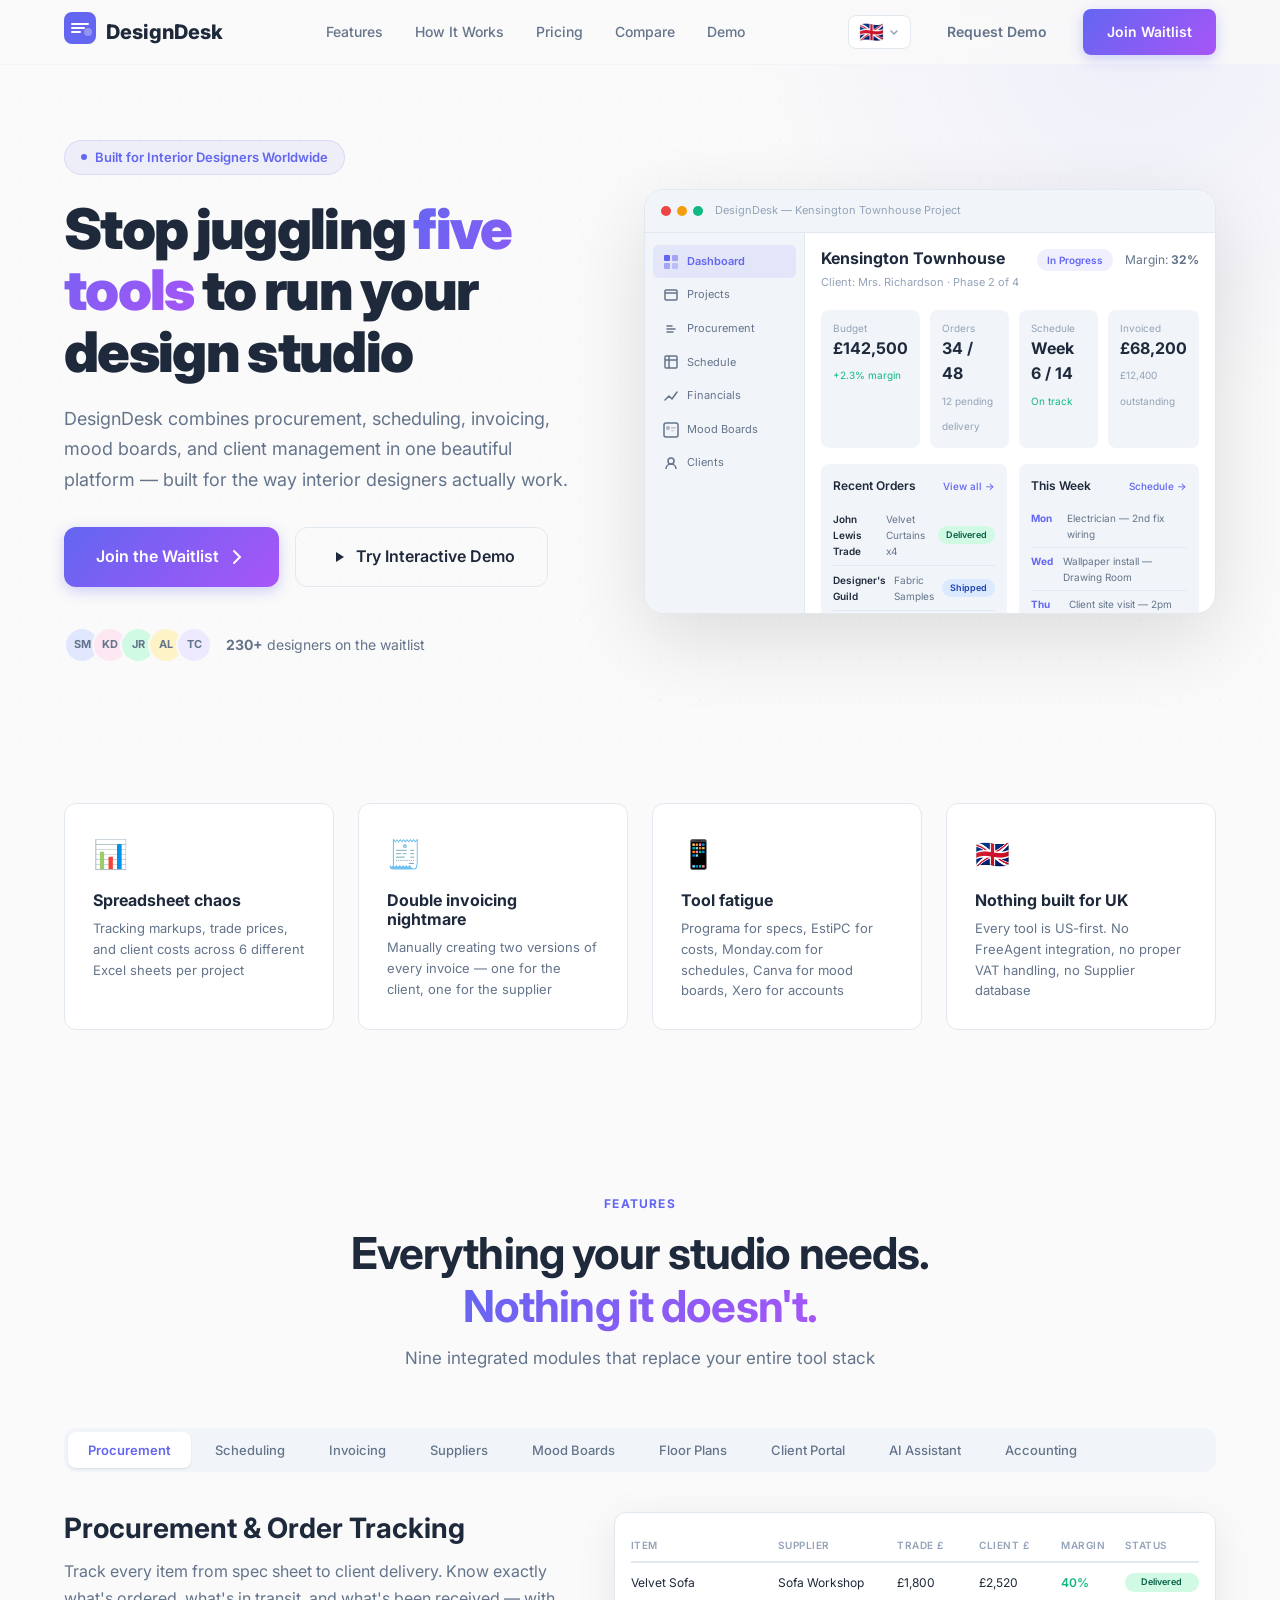
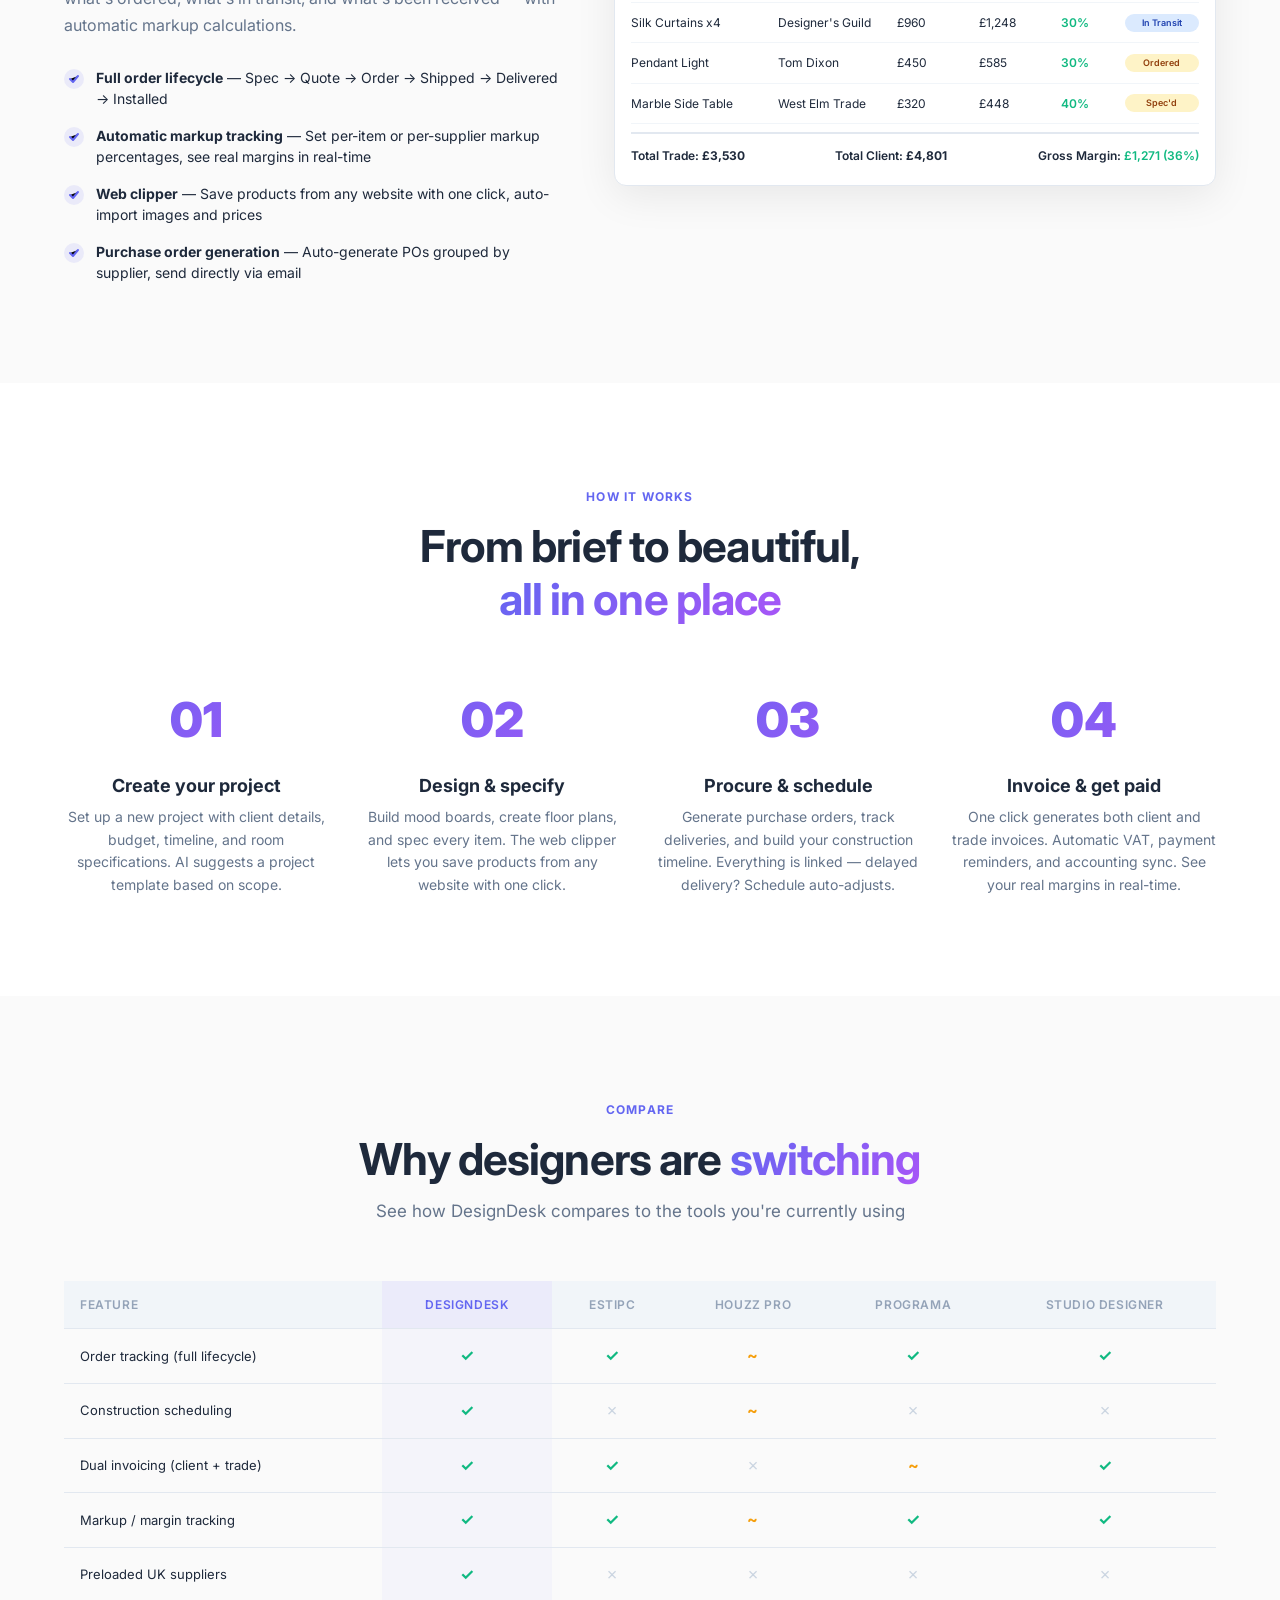
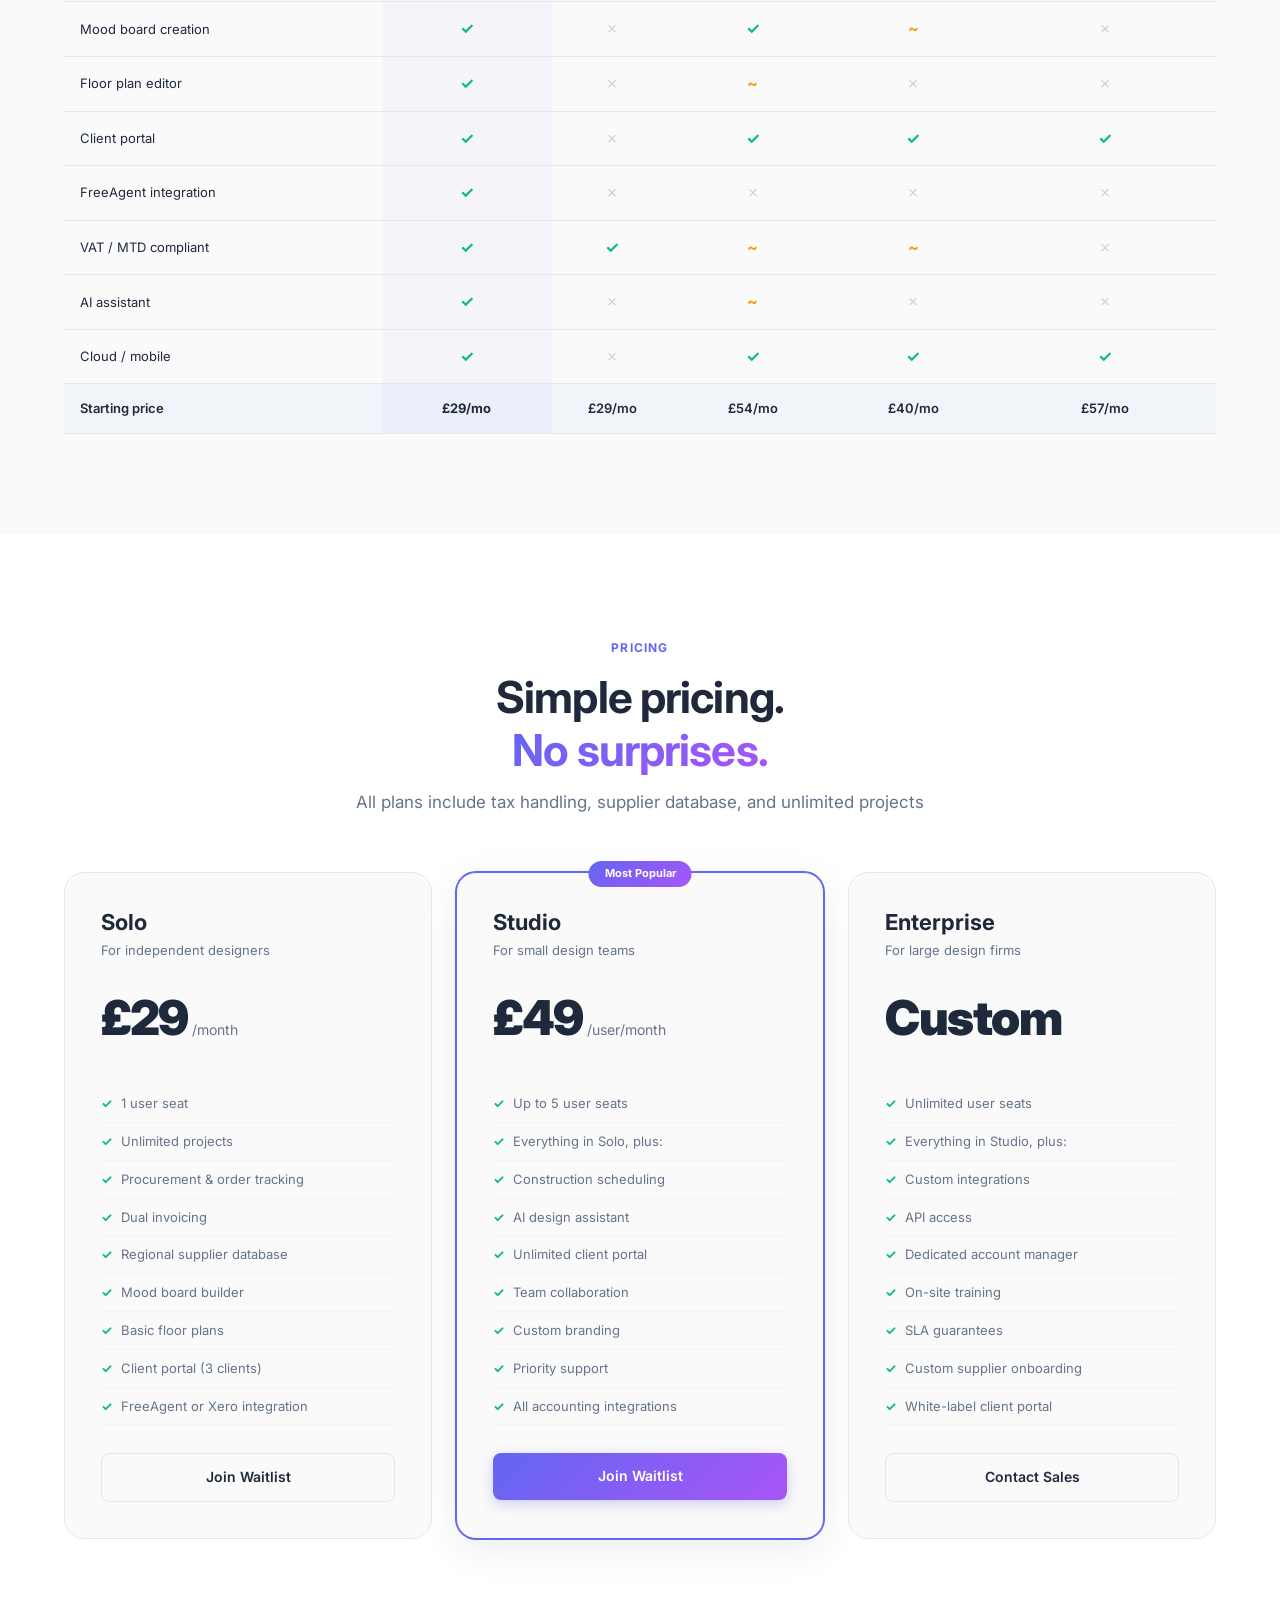
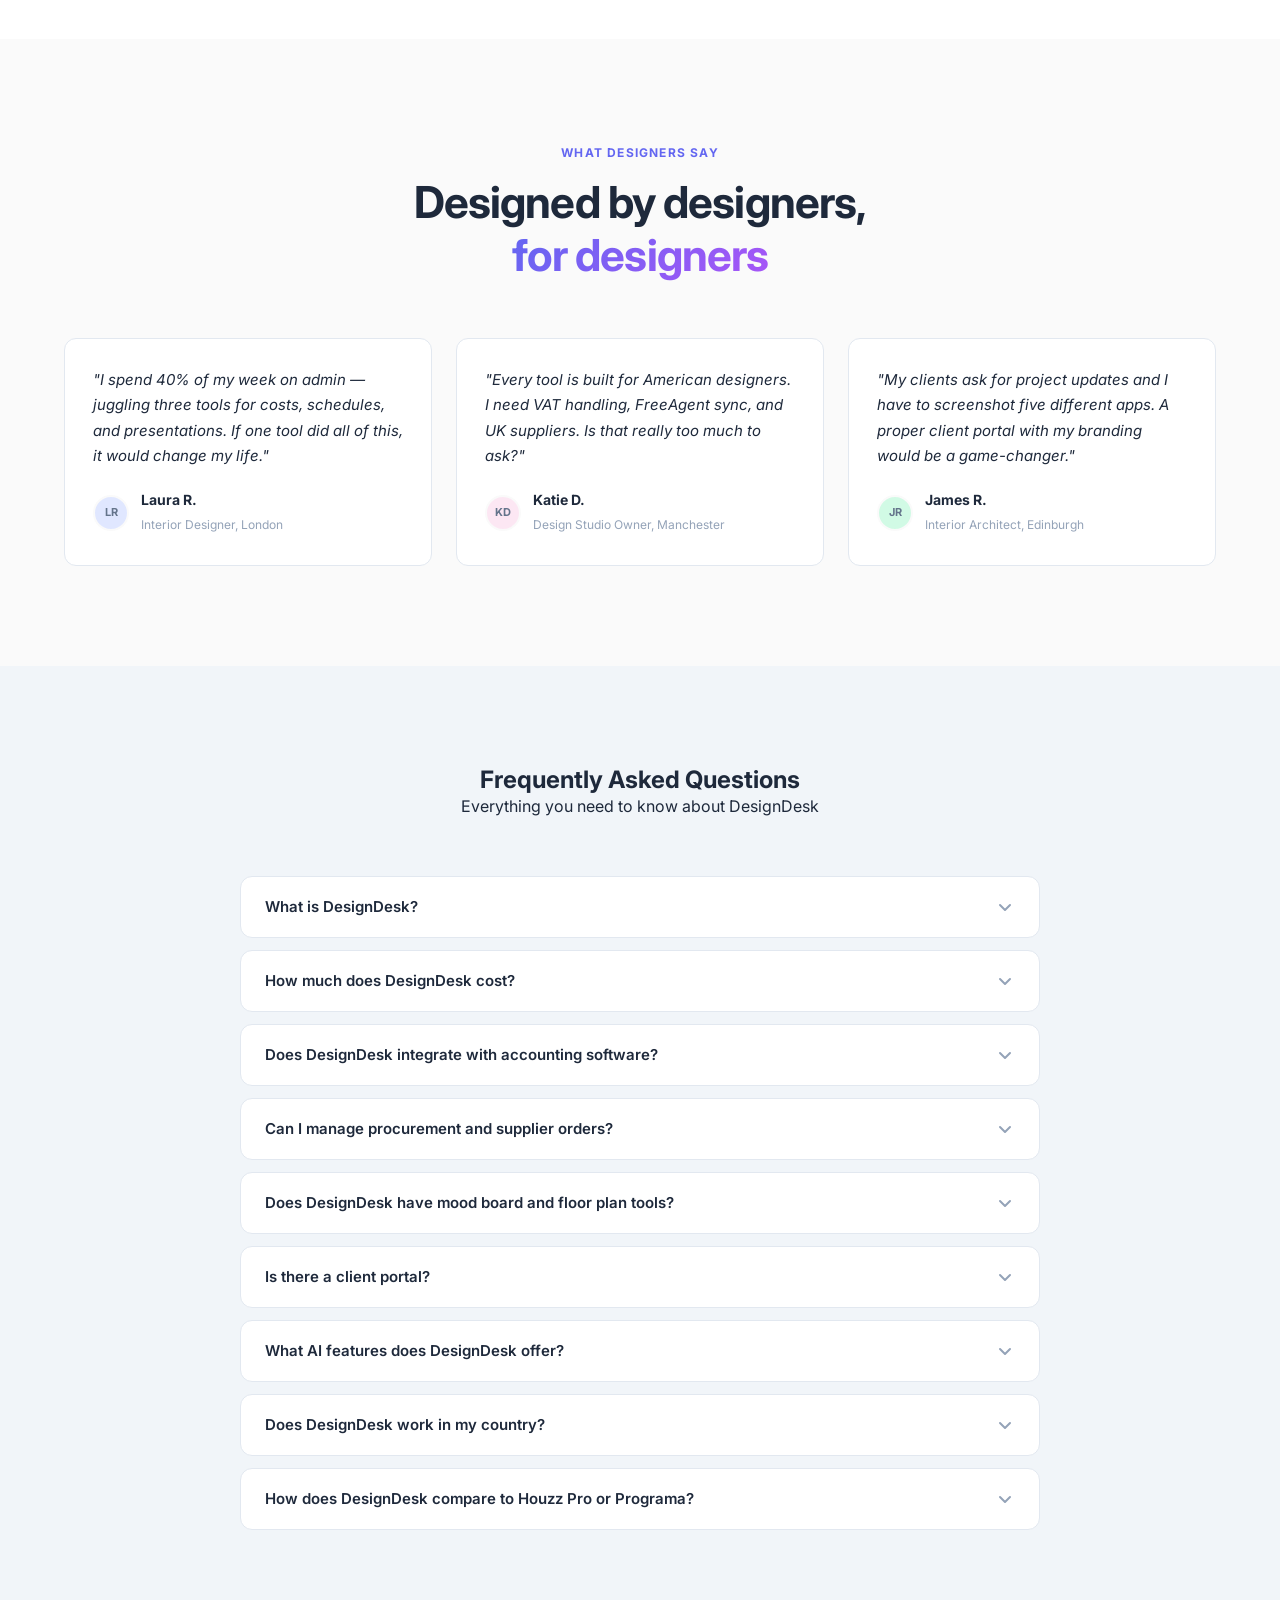
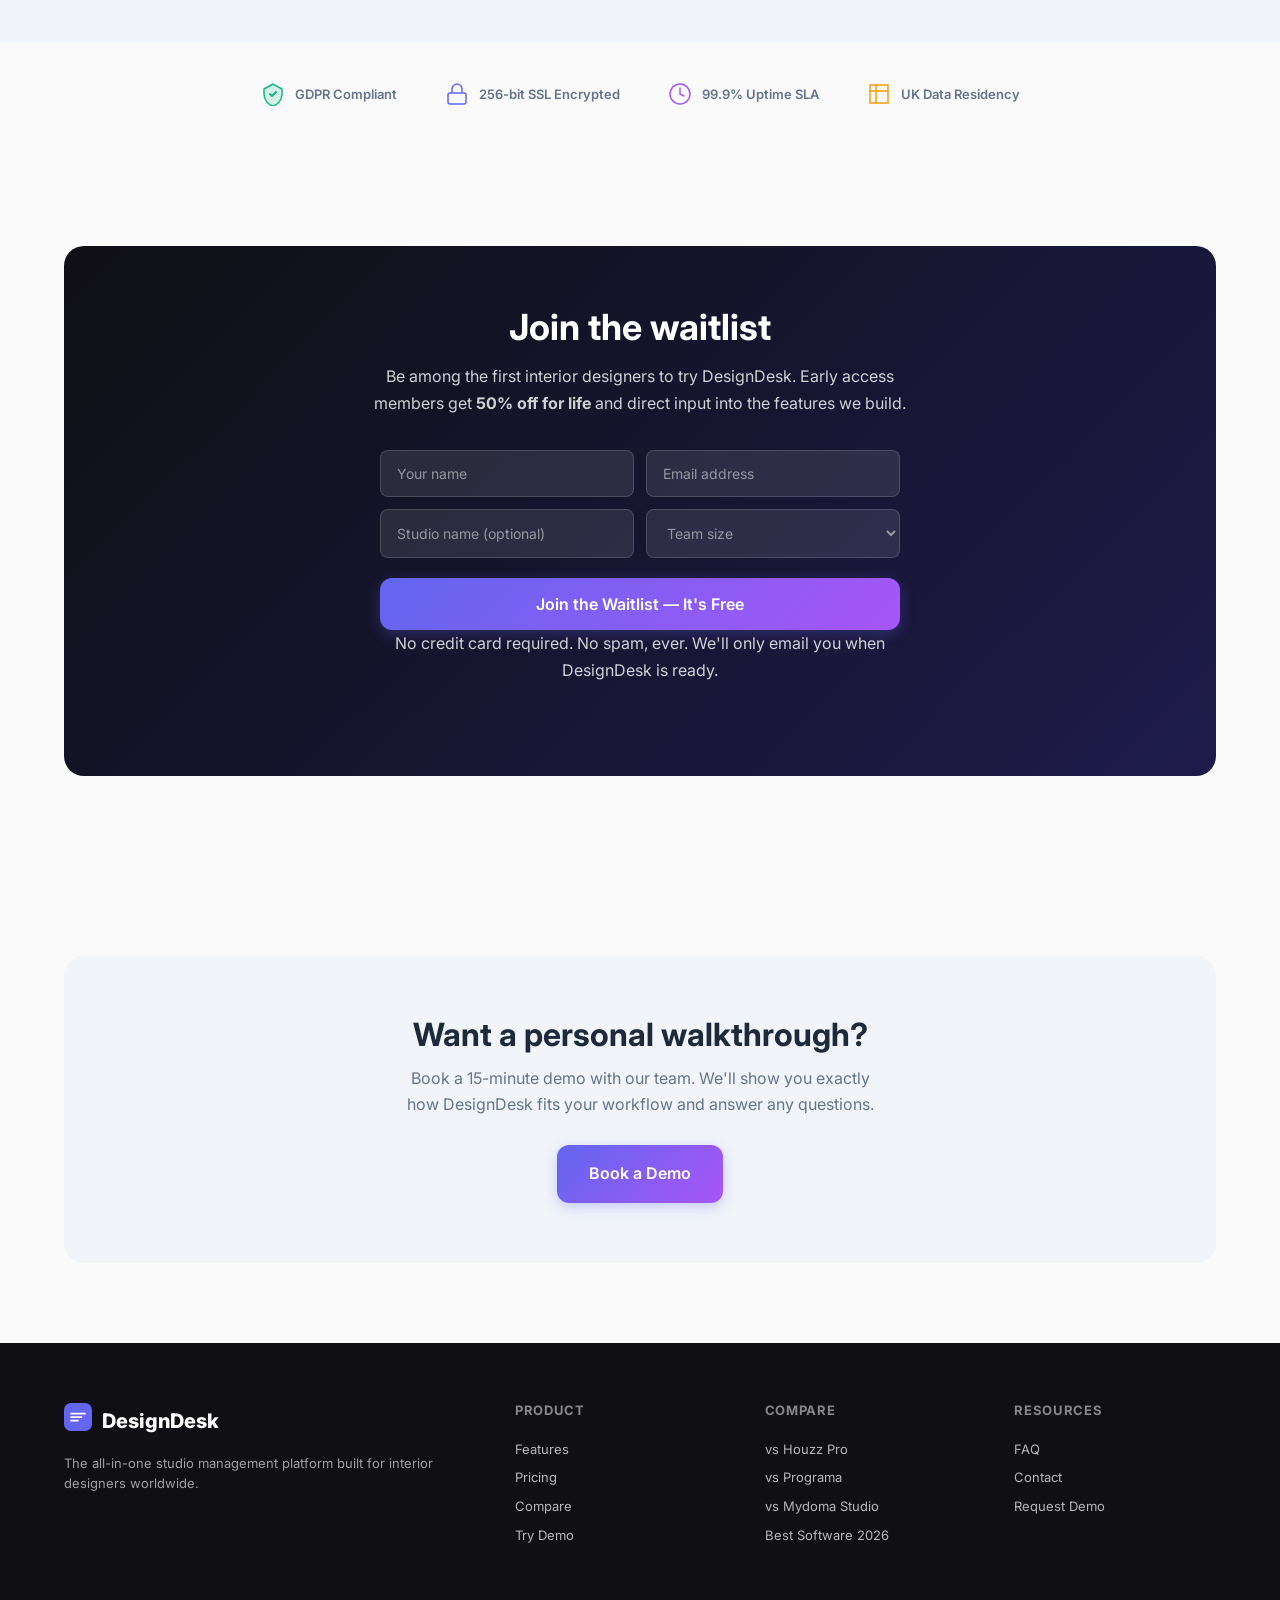
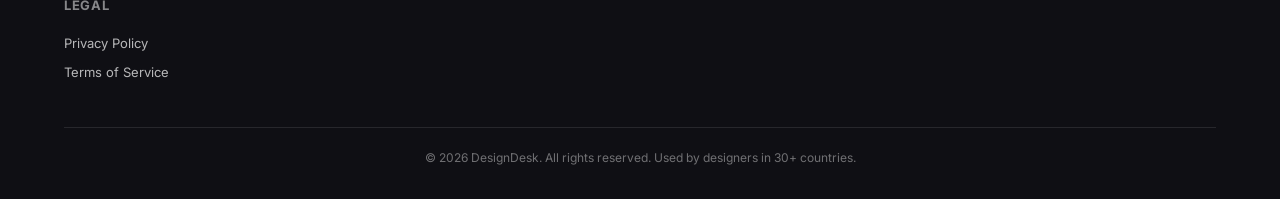
<file: index.html>
<!DOCTYPE html>
<html lang="en">
<head>
  <meta charset="UTF-8">
  <meta name="viewport" content="width=device-width, initial-scale=1.0">
  <title>DesignDesk — Interior Design Project Management Software | All-in-One Studio Platform</title>
  <meta name="description" content="DesignDesk is the all-in-one project management platform for interior designers. Procurement tracking, Gantt scheduling, invoicing, mood boards, floor plans, AI assistant, and client portals. Used by designers in 30+ countries. Start free.">
  <meta name="keywords" content="interior design project management, design studio software, procurement tracking, interior design invoicing, mood board tool, floor plan editor, client portal, interior design software">
  <link rel="canonical" href="https://ms170888.github.io/DesignDesk/">

  <!-- Open Graph -->
  <meta property="og:type" content="website">
  <meta property="og:site_name" content="DesignDesk">
  <meta property="og:title" content="DesignDesk — Interior Design Project Management Software">
  <meta property="og:description" content="All-in-one studio management for interior designers. Procurement, scheduling, invoicing, mood boards, floor plans, AI assistant, and client portals in one platform.">
  <meta property="og:url" content="https://ms170888.github.io/DesignDesk/">
  <meta property="og:image" content="https://ms170888.github.io/DesignDesk/og-image.png">
  <meta property="og:image:width" content="1200">
  <meta property="og:image:height" content="630">
  <meta property="og:locale" content="en_GB">

  <!-- Twitter Card -->
  <meta name="twitter:card" content="summary_large_image">
  <meta name="twitter:title" content="DesignDesk — Interior Design Project Management Software">
  <meta name="twitter:description" content="All-in-one studio management for interior designers. Procurement, scheduling, invoicing, mood boards, and AI assistant.">
  <meta name="twitter:image" content="https://ms170888.github.io/DesignDesk/og-image.png">

  <!-- Favicon -->
  <link rel="icon" type="image/svg+xml" href="data:image/svg+xml,%3Csvg xmlns='http://www.w3.org/2000/svg' viewBox='0 0 32 32'%3E%3Cdefs%3E%3ClinearGradient id='g' x1='0' y1='0' x2='1' y2='1'%3E%3Cstop offset='0%25' stop-color='%236366f1'/%3E%3Cstop offset='100%25' stop-color='%23a855f7'/%3E%3C/linearGradient%3E%3C/defs%3E%3Crect width='32' height='32' rx='8' fill='url(%23g)'/%3E%3Cpath d='M8 12h16M8 16h12M8 20h8' stroke='white' stroke-width='2' stroke-linecap='round'/%3E%3C/svg%3E">
  <link rel="apple-touch-icon" href="data:image/svg+xml,%3Csvg xmlns='http://www.w3.org/2000/svg' viewBox='0 0 180 180'%3E%3Cdefs%3E%3ClinearGradient id='g' x1='0' y1='0' x2='1' y2='1'%3E%3Cstop offset='0%25' stop-color='%236366f1'/%3E%3Cstop offset='100%25' stop-color='%23a855f7'/%3E%3C/linearGradient%3E%3C/defs%3E%3Crect width='180' height='180' rx='40' fill='url(%23g)'/%3E%3Cpath d='M45 68h90M45 90h68M45 112h45' stroke='white' stroke-width='10' stroke-linecap='round'/%3E%3C/svg%3E">
  <meta name="theme-color" content="#6366f1">

  <!-- Schema.org Structured Data -->
  <script type="application/ld+json">
  {
    "@context": "https://schema.org",
    "@type": "SoftwareApplication",
    "name": "DesignDesk",
    "applicationCategory": "BusinessApplication",
    "applicationSubCategory": "Project Management",
    "operatingSystem": "Web",
    "description": "All-in-one project management platform for interior designers. Procurement tracking, Gantt scheduling, invoicing, mood boards, floor plans, AI assistant, and client portals.",
    "url": "https://ms170888.github.io/DesignDesk/",
    "offers": [
      {
        "@type": "Offer",
        "name": "Free Trial",
        "price": "0.00",
        "priceCurrency": "GBP",
        "description": "1 project, dashboard, basic procurement"
      },
      {
        "@type": "Offer",
        "name": "Starter",
        "price": "29.00",
        "priceCurrency": "GBP",
        "priceSpecification": {
          "@type": "UnitPriceSpecification",
          "price": "29.00",
          "priceCurrency": "GBP",
          "billingDuration": "P1M"
        },
        "description": "3 projects, scheduling, invoicing, supplier management"
      },
      {
        "@type": "Offer",
        "name": "Studio",
        "price": "79.00",
        "priceCurrency": "GBP",
        "priceSpecification": {
          "@type": "UnitPriceSpecification",
          "price": "79.00",
          "priceCurrency": "GBP",
          "billingDuration": "P1M"
        },
        "description": "10 projects, mood boards, floor plans, AI assistant, client portal, 3 users"
      },
      {
        "@type": "Offer",
        "name": "Enterprise",
        "price": "149.00",
        "priceCurrency": "GBP",
        "priceSpecification": {
          "@type": "UnitPriceSpecification",
          "price": "149.00",
          "priceCurrency": "GBP",
          "billingDuration": "P1M"
        },
        "description": "Unlimited projects, SSO, API access, custom branding, dedicated support"
      }
    ],
    "featureList": [
      "Procurement Tracking",
      "Gantt Chart Scheduling",
      "Client & Trade Invoicing",
      "UK Supplier Database",
      "Mood Board Editor",
      "Floor Plan Editor",
      "AI Design Assistant",
      "Client Portal",
      "Team Collaboration",
      "FreeAgent & Xero Integration",
      "Automated Presentations",
      "Product Web Clipper"
    ],
    "screenshot": "https://ms170888.github.io/DesignDesk/og-image.png",
    "creator": {
      "@type": "Organization",
      "name": "DesignDesk",
      "url": "https://ms170888.github.io/DesignDesk/"
    }
  }
  </script>
  <script type="application/ld+json">
  {
    "@context": "https://schema.org",
    "@type": "Organization",
    "name": "DesignDesk",
    "url": "https://ms170888.github.io/DesignDesk/",
    "logo": "https://ms170888.github.io/DesignDesk/og-image.png",
    "description": "All-in-one studio management platform for interior designers",
    "contactPoint": {
      "@type": "ContactPoint",
      "contactType": "sales",
      "email": "hello@designdesk.app"
    }
  }
  </script>
  <script type="application/ld+json">
  {
    "@context": "https://schema.org",
    "@type": "FAQPage",
    "mainEntity": [
      {
        "@type": "Question",
        "name": "What is DesignDesk?",
        "acceptedAnswer": {
          "@type": "Answer",
          "text": "DesignDesk is an all-in-one project management platform built specifically for interior designers. It combines procurement tracking, Gantt scheduling, client & trade invoicing, mood boards, floor plans, an AI design assistant, and client portals in one unified platform."
        }
      },
      {
        "@type": "Question",
        "name": "How much does DesignDesk cost?",
        "acceptedAnswer": {
          "@type": "Answer",
          "text": "DesignDesk offers a free trial with 1 project. Paid plans start at \u00a329/month for Starter (solo designers), \u00a379/month for Studio (growing teams), and \u00a3149/month for Enterprise (agencies). Annual billing saves 20%."
        }
      },
      {
        "@type": "Question",
        "name": "Does DesignDesk integrate with accounting software?",
        "acceptedAnswer": {
          "@type": "Answer",
          "text": "Yes. DesignDesk integrates with FreeAgent and Xero for two-way invoice syncing, making it the first interior design platform with FreeAgent integration. QuickBooks integration is also planned."
        }
      },
      {
        "@type": "Question",
        "name": "Can I manage procurement and supplier orders?",
        "acceptedAnswer": {
          "@type": "Answer",
          "text": "Yes. DesignDesk includes full procurement tracking with order management, supplier database (preloaded with 200+ UK suppliers), automatic margin calculations, and purchase order generation."
        }
      },
      {
        "@type": "Question",
        "name": "Does DesignDesk have mood board and floor plan tools?",
        "acceptedAnswer": {
          "@type": "Answer",
          "text": "Yes. The Studio plan and above includes a drag-and-drop mood board editor and an interactive floor plan editor with furniture placement, measurements, and room layouts."
        }
      },
      {
        "@type": "Question",
        "name": "Is there a client portal?",
        "acceptedAnswer": {
          "@type": "Answer",
          "text": "Yes. DesignDesk includes a branded client portal where your clients can view project progress, approve selections, review invoices, and communicate with your team — all without needing their own account."
        }
      },
      {
        "@type": "Question",
        "name": "What AI features does DesignDesk offer?",
        "acceptedAnswer": {
          "@type": "Answer",
          "text": "DesignDesk includes an AI Design Assistant that can suggest products from supplier catalogues based on mood board styles, generate client presentations, draft project proposals, and provide intelligent scheduling recommendations."
        }
      },
      {
        "@type": "Question",
        "name": "Does DesignDesk work in my country?",
        "acceptedAnswer": {
          "@type": "Answer",
          "text": "Yes. DesignDesk works globally with multi-currency support, international supplier databases, and integrations with Xero, FreeAgent, and QuickBooks. Select your country from the flag menu to see region-specific features, suppliers, and tax settings."
        }
      },
      {
        "@type": "Question",
        "name": "How does DesignDesk compare to Houzz Pro or Programa?",
        "acceptedAnswer": {
          "@type": "Answer",
          "text": "Unlike Houzz Pro (\u00a3149/mo) which focuses on lead generation, or Programa (\u00a359/user/mo) which lacks design tools, DesignDesk combines professional design tools (mood boards, floor plans, AI) with serious business management (invoicing, procurement, scheduling) at a more competitive price point."
        }
      }
    ]
  }
  </script>

  <link rel="preconnect" href="https://fonts.googleapis.com">
  <link rel="preconnect" href="https://fonts.gstatic.com" crossorigin>
  <link href="https://fonts.googleapis.com/css2?family=Inter:wght@300;400;500;600;700;800;900&family=Playfair+Display:ital,wght@0,400;0,600;0,700;1,400&display=swap" rel="stylesheet">
  <link rel="stylesheet" href="styles.css">
</head>
<body>
  <!-- Navigation -->
  <nav class="nav" id="nav">
    <div class="nav-inner">
      <a href="#" class="logo">
        <div class="logo-icon">
          <svg width="32" height="32" viewBox="0 0 32 32" fill="none">
            <rect width="32" height="32" rx="8" fill="url(#logo-grad)"/>
            <path d="M8 12h16M8 16h12M8 20h8" stroke="white" stroke-width="2" stroke-linecap="round"/>
            <circle cx="24" cy="20" r="4" fill="white" fill-opacity="0.3"/>
            <defs><linearGradient id="logo-grad" x1="0" y1="0" x2="32" y2="32"><stop stop-color="#6366f1"/><stop offset="1" stop-color="#a855f7"/></linearGradient></defs>
          </svg>
        </div>
        <span class="logo-text">DesignDesk</span>
      </a>
      <div class="nav-links" id="nav-links">
        <a href="#features">Features</a>
        <a href="#how-it-works">How It Works</a>
        <a href="#pricing">Pricing</a>
        <a href="#comparison">Compare</a>
        <a href="#demo">Demo</a>
      </div>
      <div class="nav-actions">
        <div class="country-selector" id="country-selector">
          <button class="country-btn" id="country-btn" aria-label="Select country" title="Select your country">
            <span class="country-flag" id="country-flag">&#127468;&#127463;</span>
            <svg width="12" height="12" viewBox="0 0 12 12" fill="none"><path d="M3 5l3 3 3-3" stroke="currentColor" stroke-width="1.5" stroke-linecap="round"/></svg>
          </button>
          <div class="country-dropdown" id="country-dropdown">
            <button class="country-option" data-country="gb" data-flag="&#127468;&#127463;" data-currency="GBP" data-symbol="&pound;">&#127468;&#127463; United Kingdom</button>
            <button class="country-option" data-country="us" data-flag="&#127482;&#127480;" data-currency="USD" data-symbol="$">&#127482;&#127480; United States</button>
            <button class="country-option" data-country="ca" data-flag="&#127464;&#127462;" data-currency="CAD" data-symbol="CA$">&#127464;&#127462; Canada</button>
            <button class="country-option" data-country="au" data-flag="&#127462;&#127482;" data-currency="AUD" data-symbol="A$">&#127462;&#127482; Australia</button>
            <button class="country-option" data-country="eu" data-flag="&#127466;&#127482;" data-currency="EUR" data-symbol="&euro;">&#127466;&#127482; Europe</button>
            <button class="country-option" data-country="ae" data-flag="&#127462;&#127466;" data-currency="AED" data-symbol="AED">&#127462;&#127466; UAE</button>
            <button class="country-option" data-country="sg" data-flag="&#127480;&#127468;" data-currency="SGD" data-symbol="S$">&#127480;&#127468; Singapore</button>
            <button class="country-option" data-country="in" data-flag="&#127470;&#127475;" data-currency="INR" data-symbol="&#8377;">&#127470;&#127475; India</button>
            <button class="country-option" data-country="za" data-flag="&#127487;&#127462;" data-currency="ZAR" data-symbol="R">&#127487;&#127462; South Africa</button>
            <button class="country-option" data-country="nz" data-flag="&#127475;&#127487;" data-currency="NZD" data-symbol="NZ$">&#127475;&#127487; New Zealand</button>
          </div>
        </div>
        <a href="#demo" class="btn btn-ghost">Request Demo</a>
        <a href="#waitlist" class="btn btn-primary">Join Waitlist</a>
        <button class="mobile-menu" id="mobile-menu" aria-label="Menu">
          <span></span><span></span><span></span>
        </button>
      </div>
    </div>
  </nav>

  <!-- Hero Section -->
  <section class="hero">
    <div class="hero-bg">
      <div class="hero-gradient"></div>
      <div class="hero-grid"></div>
    </div>
    <div class="container">
      <div class="hero-content">
        <div class="hero-badge">
          <span class="badge-dot"></span>
          Built for Interior Designers Worldwide
        </div>
        <h1 class="hero-title">
          Stop juggling <span class="gradient-text">five tools</span> to run your design studio
        </h1>
        <p class="hero-subtitle">
          DesignDesk combines procurement, scheduling, invoicing, mood boards, and client management in one beautiful platform — built for the way interior designers actually work.
        </p>
        <div class="hero-cta">
          <a href="#waitlist" class="btn btn-primary btn-lg">
            Join the Waitlist
            <svg width="20" height="20" viewBox="0 0 20 20" fill="none"><path d="M7 4l6 6-6 6" stroke="currentColor" stroke-width="2" stroke-linecap="round"/></svg>
          </a>
          <a href="app.html" class="btn btn-outline btn-lg">
            <svg width="20" height="20" viewBox="0 0 20 20" fill="none"><polygon points="8,5 16,10 8,15" fill="currentColor"/></svg>
            Try Interactive Demo
          </a>
        </div>
        <div class="hero-social-proof">
          <div class="avatar-stack">
            <div class="avatar" style="background: #e0e7ff;">SM</div>
            <div class="avatar" style="background: #fce7f3;">KD</div>
            <div class="avatar" style="background: #d1fae5;">JR</div>
            <div class="avatar" style="background: #fef3c7;">AL</div>
            <div class="avatar" style="background: #ede9fe;">TC</div>
          </div>
          <p><strong>230+</strong> designers on the waitlist</p>
        </div>
      </div>
      <div class="hero-visual">
        <div class="app-preview">
          <div class="app-preview-header">
            <div class="window-dots">
              <span class="dot red"></span>
              <span class="dot yellow"></span>
              <span class="dot green"></span>
            </div>
            <span class="app-preview-title">DesignDesk — Kensington Townhouse Project</span>
          </div>
          <div class="app-preview-body" id="app-dashboard">
            <!-- Interactive dashboard mockup -->
            <div class="dash-sidebar">
              <div class="dash-nav-item active"><svg width="16" height="16" viewBox="0 0 16 16" fill="none"><rect x="1" y="1" width="6" height="6" rx="1" fill="currentColor"/><rect x="9" y="1" width="6" height="6" rx="1" fill="currentColor" opacity=".5"/><rect x="1" y="9" width="6" height="6" rx="1" fill="currentColor" opacity=".5"/><rect x="9" y="9" width="6" height="6" rx="1" fill="currentColor" opacity=".3"/></svg> Dashboard</div>
              <div class="dash-nav-item"><svg width="16" height="16" viewBox="0 0 16 16" fill="none"><rect x="2" y="3" width="12" height="10" rx="1" stroke="currentColor" stroke-width="1.5"/><path d="M2 6h12" stroke="currentColor" stroke-width="1.5"/></svg> Projects</div>
              <div class="dash-nav-item"><svg width="16" height="16" viewBox="0 0 16 16" fill="none"><path d="M4 8h8M4 5h5M4 11h6" stroke="currentColor" stroke-width="1.5" stroke-linecap="round"/></svg> Procurement</div>
              <div class="dash-nav-item"><svg width="16" height="16" viewBox="0 0 16 16" fill="none"><rect x="2" y="2" width="12" height="12" rx="1" stroke="currentColor" stroke-width="1.5"/><path d="M2 6h12M6 2v12" stroke="currentColor" stroke-width="1.5"/></svg> Schedule</div>
              <div class="dash-nav-item"><svg width="16" height="16" viewBox="0 0 16 16" fill="none"><path d="M2 12l4-4 3 3 5-7" stroke="currentColor" stroke-width="1.5" stroke-linecap="round" stroke-linejoin="round"/></svg> Financials</div>
              <div class="dash-nav-item"><svg width="16" height="16" viewBox="0 0 16 16" fill="none"><rect x="1" y="1" width="14" height="14" rx="2" stroke="currentColor" stroke-width="1.5"/><circle cx="5" cy="6" r="2" fill="currentColor" opacity=".5"/><rect x="8" y="5" width="5" height="1.5" rx=".75" fill="currentColor" opacity=".4"/><rect x="8" y="8" width="3" height="1.5" rx=".75" fill="currentColor" opacity=".3"/></svg> Mood Boards</div>
              <div class="dash-nav-item"><svg width="16" height="16" viewBox="0 0 16 16" fill="none"><circle cx="8" cy="6" r="3" stroke="currentColor" stroke-width="1.5"/><path d="M3 14c0-2.8 2.2-5 5-5s5 2.2 5 5" stroke="currentColor" stroke-width="1.5"/></svg> Clients</div>
            </div>
            <div class="dash-main">
              <div class="dash-header">
                <div>
                  <h3 class="dash-title">Kensington Townhouse</h3>
                  <span class="dash-subtitle">Client: Mrs. Richardson · Phase 2 of 4</span>
                </div>
                <div class="dash-header-actions">
                  <span class="status-badge in-progress">In Progress</span>
                  <span class="dash-profit">Margin: <strong>32%</strong></span>
                </div>
              </div>
              <div class="dash-stats">
                <div class="stat-card">
                  <span class="stat-label">Budget</span>
                  <span class="stat-value">£142,500</span>
                  <span class="stat-change positive">+2.3% margin</span>
                </div>
                <div class="stat-card">
                  <span class="stat-label">Orders</span>
                  <span class="stat-value">34 / 48</span>
                  <span class="stat-change">12 pending delivery</span>
                </div>
                <div class="stat-card">
                  <span class="stat-label">Schedule</span>
                  <span class="stat-value">Week 6 / 14</span>
                  <span class="stat-change positive">On track</span>
                </div>
                <div class="stat-card">
                  <span class="stat-label">Invoiced</span>
                  <span class="stat-value">£68,200</span>
                  <span class="stat-change">£12,400 outstanding</span>
                </div>
              </div>
              <div class="dash-grid">
                <div class="dash-card">
                  <div class="dash-card-header">
                    <span>Recent Orders</span>
                    <a href="#" class="dash-card-link">View all →</a>
                  </div>
                  <div class="order-row">
                    <span class="order-supplier">John Lewis Trade</span>
                    <span class="order-item">Velvet Curtains x4</span>
                    <span class="order-status delivered">Delivered</span>
                  </div>
                  <div class="order-row">
                    <span class="order-supplier">Designer's Guild</span>
                    <span class="order-item">Fabric Samples</span>
                    <span class="order-status shipped">Shipped</span>
                  </div>
                  <div class="order-row">
                    <span class="order-supplier">Farrow & Ball</span>
                    <span class="order-item">Estate Emulsion x12</span>
                    <span class="order-status pending">Processing</span>
                  </div>
                </div>
                <div class="dash-card">
                  <div class="dash-card-header">
                    <span>This Week</span>
                    <a href="#" class="dash-card-link">Schedule →</a>
                  </div>
                  <div class="schedule-row">
                    <span class="schedule-day">Mon</span>
                    <span class="schedule-task">Electrician — 2nd fix wiring</span>
                  </div>
                  <div class="schedule-row">
                    <span class="schedule-day">Wed</span>
                    <span class="schedule-task">Wallpaper install — Drawing Room</span>
                  </div>
                  <div class="schedule-row">
                    <span class="schedule-day">Thu</span>
                    <span class="schedule-task">Client site visit — 2pm</span>
                  </div>
                  <div class="schedule-row">
                    <span class="schedule-day">Fri</span>
                    <span class="schedule-task">Curtain fitting — Master Bedroom</span>
                  </div>
                </div>
              </div>
            </div>
          </div>
        </div>
      </div>
    </div>
  </section>

  <!-- Pain Points -->
  <section class="pain-points">
    <div class="container">
      <div class="pain-grid">
        <div class="pain-card">
          <div class="pain-icon">📊</div>
          <h3>Spreadsheet chaos</h3>
          <p>Tracking markups, trade prices, and client costs across 6 different Excel sheets per project</p>
        </div>
        <div class="pain-card">
          <div class="pain-icon">🧾</div>
          <h3>Double invoicing nightmare</h3>
          <p>Manually creating two versions of every invoice — one for the client, one for the supplier</p>
        </div>
        <div class="pain-card">
          <div class="pain-icon">📱</div>
          <h3>Tool fatigue</h3>
          <p>Programa for specs, EstiPC for costs, Monday.com for schedules, Canva for mood boards, Xero for accounts</p>
        </div>
        <div class="pain-card">
          <div class="pain-icon">🇬🇧</div>
          <h3>Nothing built for UK</h3>
          <p>Every tool is US-first. No FreeAgent integration, no proper VAT handling, no Supplier database</p>
        </div>
      </div>
    </div>
  </section>

  <!-- Features Section -->
  <section class="features" id="features">
    <div class="container">
      <div class="section-header">
        <span class="section-tag">Features</span>
        <h2 class="section-title">Everything your studio needs.<br><span class="gradient-text">Nothing it doesn't.</span></h2>
        <p class="section-subtitle">Nine integrated modules that replace your entire tool stack</p>
      </div>

      <!-- Feature Tabs -->
      <div class="feature-tabs">
        <button class="feature-tab active" data-tab="procurement">Procurement</button>
        <button class="feature-tab" data-tab="scheduling">Scheduling</button>
        <button class="feature-tab" data-tab="invoicing">Invoicing</button>
        <button class="feature-tab" data-tab="suppliers">Suppliers</button>
        <button class="feature-tab" data-tab="moodboards">Mood Boards</button>
        <button class="feature-tab" data-tab="floorplans">Floor Plans</button>
        <button class="feature-tab" data-tab="clients">Client Portal</button>
        <button class="feature-tab" data-tab="ai">AI Assistant</button>
        <button class="feature-tab" data-tab="accounting">Accounting</button>
      </div>

      <!-- Feature Panels -->
      <div class="feature-panels">
        <!-- Procurement -->
        <div class="feature-panel active" data-panel="procurement">
          <div class="feature-panel-content">
            <div class="feature-panel-text">
              <h3>Procurement & Order Tracking</h3>
              <p class="feature-desc">Track every item from spec sheet to client delivery. Know exactly what's ordered, what's in transit, and what's been received — with automatic markup calculations.</p>
              <ul class="feature-list">
                <li>
                  <svg class="check" width="20" height="20" viewBox="0 0 20 20"><circle cx="10" cy="10" r="10" fill="#6366f1" opacity=".1"/><path d="M6 10l3 3 5-6" stroke="#6366f1" stroke-width="2" stroke-linecap="round" stroke-linejoin="round"/></svg>
                  <div><strong>Full order lifecycle</strong> — Spec → Quote → Order → Shipped → Delivered → Installed</div>
                </li>
                <li>
                  <svg class="check" width="20" height="20" viewBox="0 0 20 20"><circle cx="10" cy="10" r="10" fill="#6366f1" opacity=".1"/><path d="M6 10l3 3 5-6" stroke="#6366f1" stroke-width="2" stroke-linecap="round" stroke-linejoin="round"/></svg>
                  <div><strong>Automatic markup tracking</strong> — Set per-item or per-supplier markup percentages, see real margins in real-time</div>
                </li>
                <li>
                  <svg class="check" width="20" height="20" viewBox="0 0 20 20"><circle cx="10" cy="10" r="10" fill="#6366f1" opacity=".1"/><path d="M6 10l3 3 5-6" stroke="#6366f1" stroke-width="2" stroke-linecap="round" stroke-linejoin="round"/></svg>
                  <div><strong>Web clipper</strong> — Save products from any website with one click, auto-import images and prices</div>
                </li>
                <li>
                  <svg class="check" width="20" height="20" viewBox="0 0 20 20"><circle cx="10" cy="10" r="10" fill="#6366f1" opacity=".1"/><path d="M6 10l3 3 5-6" stroke="#6366f1" stroke-width="2" stroke-linecap="round" stroke-linejoin="round"/></svg>
                  <div><strong>Purchase order generation</strong> — Auto-generate POs grouped by supplier, send directly via email</div>
                </li>
              </ul>
            </div>
            <div class="feature-panel-visual">
              <div class="mock-procurement">
                <div class="mock-table-header">
                  <span>Item</span><span>Supplier</span><span>Trade £</span><span>Client £</span><span>Margin</span><span>Status</span>
                </div>
                <div class="mock-table-row">
                  <span>Velvet Sofa</span><span>Sofa Workshop</span><span>£1,800</span><span>£2,520</span><span class="margin-good">40%</span><span class="status-tag delivered">Delivered</span>
                </div>
                <div class="mock-table-row">
                  <span>Silk Curtains x4</span><span>Designer's Guild</span><span>£960</span><span>£1,248</span><span class="margin-good">30%</span><span class="status-tag shipped">In Transit</span>
                </div>
                <div class="mock-table-row">
                  <span>Pendant Light</span><span>Tom Dixon</span><span>£450</span><span>£585</span><span class="margin-good">30%</span><span class="status-tag pending">Ordered</span>
                </div>
                <div class="mock-table-row">
                  <span>Marble Side Table</span><span>West Elm Trade</span><span>£320</span><span>£448</span><span class="margin-good">40%</span><span class="status-tag pending">Spec'd</span>
                </div>
                <div class="mock-summary">
                  <span>Total Trade: <strong>£3,530</strong></span>
                  <span>Total Client: <strong>£4,801</strong></span>
                  <span>Gross Margin: <strong class="margin-good">£1,271 (36%)</strong></span>
                </div>
              </div>
            </div>
          </div>
        </div>

        <!-- Scheduling -->
        <div class="feature-panel" data-panel="scheduling">
          <div class="feature-panel-content">
            <div class="feature-panel-text">
              <h3>Construction & Project Scheduling</h3>
              <p class="feature-desc">Visual timeline management built for interior design projects — not generic Gantt charts. Coordinate contractors, track dependencies, and keep clients informed.</p>
              <ul class="feature-list">
                <li>
                  <svg class="check" width="20" height="20" viewBox="0 0 20 20"><circle cx="10" cy="10" r="10" fill="#6366f1" opacity=".1"/><path d="M6 10l3 3 5-6" stroke="#6366f1" stroke-width="2" stroke-linecap="round" stroke-linejoin="round"/></svg>
                  <div><strong>Phase-based timeline</strong> — Design → Procurement → Construction → Installation → Snagging</div>
                </li>
                <li>
                  <svg class="check" width="20" height="20" viewBox="0 0 20 20"><circle cx="10" cy="10" r="10" fill="#6366f1" opacity=".1"/><path d="M6 10l3 3 5-6" stroke="#6366f1" stroke-width="2" stroke-linecap="round" stroke-linejoin="round"/></svg>
                  <div><strong>Contractor coordination</strong> — Assign trades, share schedules, track availability</div>
                </li>
                <li>
                  <svg class="check" width="20" height="20" viewBox="0 0 20 20"><circle cx="10" cy="10" r="10" fill="#6366f1" opacity=".1"/><path d="M6 10l3 3 5-6" stroke="#6366f1" stroke-width="2" stroke-linecap="round" stroke-linejoin="round"/></svg>
                  <div><strong>Delivery dependencies</strong> — Auto-link procurement items to installation tasks</div>
                </li>
                <li>
                  <svg class="check" width="20" height="20" viewBox="0 0 20 20"><circle cx="10" cy="10" r="10" fill="#6366f1" opacity=".1"/><path d="M6 10l3 3 5-6" stroke="#6366f1" stroke-width="2" stroke-linecap="round" stroke-linejoin="round"/></svg>
                  <div><strong>Client-facing timeline</strong> — Share a clean, branded version with clients (no cost details)</div>
                </li>
              </ul>
            </div>
            <div class="feature-panel-visual">
              <div class="mock-schedule">
                <div class="schedule-header-row">
                  <span class="schedule-phase">Phase</span>
                  <span class="schedule-months">Mar</span>
                  <span class="schedule-months">Apr</span>
                  <span class="schedule-months">May</span>
                  <span class="schedule-months">Jun</span>
                </div>
                <div class="gantt-row">
                  <span class="gantt-label">Demolition</span>
                  <div class="gantt-bar" style="width: 20%; margin-left: 5%; background: #ef4444;"></div>
                </div>
                <div class="gantt-row">
                  <span class="gantt-label">1st Fix Electric</span>
                  <div class="gantt-bar" style="width: 15%; margin-left: 20%; background: #f59e0b;"></div>
                </div>
                <div class="gantt-row">
                  <span class="gantt-label">Plastering</span>
                  <div class="gantt-bar" style="width: 15%; margin-left: 30%; background: #f59e0b;"></div>
                </div>
                <div class="gantt-row">
                  <span class="gantt-label">Painting</span>
                  <div class="gantt-bar" style="width: 20%; margin-left: 40%; background: #6366f1;"></div>
                </div>
                <div class="gantt-row">
                  <span class="gantt-label">Wallpaper</span>
                  <div class="gantt-bar" style="width: 10%; margin-left: 55%; background: #6366f1;"></div>
                </div>
                <div class="gantt-row">
                  <span class="gantt-label">Furniture Install</span>
                  <div class="gantt-bar" style="width: 15%; margin-left: 65%; background: #10b981;"></div>
                </div>
                <div class="gantt-row">
                  <span class="gantt-label">Curtain Fitting</span>
                  <div class="gantt-bar" style="width: 8%; margin-left: 75%; background: #10b981;"></div>
                </div>
                <div class="gantt-row">
                  <span class="gantt-label">Snagging</span>
                  <div class="gantt-bar" style="width: 10%; margin-left: 82%; background: #a855f7;"></div>
                </div>
                <div class="gantt-today" style="left: 42%;"><span>Today</span></div>
              </div>
            </div>
          </div>
        </div>

        <!-- Invoicing -->
        <div class="feature-panel" data-panel="invoicing">
          <div class="feature-panel-content">
            <div class="feature-panel-text">
              <h3>Dual Invoicing & Financial Management</h3>
              <p class="feature-desc">The only platform that truly separates client-facing finances from trade-side costs. Generate both versions from one data source — no manual duplication.</p>
              <ul class="feature-list">
                <li>
                  <svg class="check" width="20" height="20" viewBox="0 0 20 20"><circle cx="10" cy="10" r="10" fill="#6366f1" opacity=".1"/><path d="M6 10l3 3 5-6" stroke="#6366f1" stroke-width="2" stroke-linecap="round" stroke-linejoin="round"/></svg>
                  <div><strong>Client invoices</strong> — Beautiful, branded invoices showing client prices only (markups hidden)</div>
                </li>
                <li>
                  <svg class="check" width="20" height="20" viewBox="0 0 20 20"><circle cx="10" cy="10" r="10" fill="#6366f1" opacity=".1"/><path d="M6 10l3 3 5-6" stroke="#6366f1" stroke-width="2" stroke-linecap="round" stroke-linejoin="round"/></svg>
                  <div><strong>Trade invoices</strong> — Internal view with trade costs, margins, and supplier payment tracking</div>
                </li>
                <li>
                  <svg class="check" width="20" height="20" viewBox="0 0 20 20"><circle cx="10" cy="10" r="10" fill="#6366f1" opacity=".1"/><path d="M6 10l3 3 5-6" stroke="#6366f1" stroke-width="2" stroke-linecap="round" stroke-linejoin="round"/></svg>
                  <div><strong>VAT-ready</strong> — Automatic VAT calculations, CIS deductions, reverse charge handling</div>
                </li>
                <li>
                  <svg class="check" width="20" height="20" viewBox="0 0 20 20"><circle cx="10" cy="10" r="10" fill="#6366f1" opacity=".1"/><path d="M6 10l3 3 5-6" stroke="#6366f1" stroke-width="2" stroke-linecap="round" stroke-linejoin="round"/></svg>
                  <div><strong>Payment tracking</strong> — See who's paid, who's overdue, and send automated reminders</div>
                </li>
              </ul>
            </div>
            <div class="feature-panel-visual">
              <div class="mock-invoices">
                <div class="mock-invoice client">
                  <div class="invoice-header">
                    <span class="invoice-type">Client Invoice</span>
                    <span class="invoice-no">#INV-2026-047</span>
                  </div>
                  <div class="invoice-line"><span>Velvet Sofa</span><span>£2,520</span></div>
                  <div class="invoice-line"><span>Silk Curtains x4</span><span>£1,248</span></div>
                  <div class="invoice-line"><span>Design Fee — Phase 2</span><span>£3,500</span></div>
                  <div class="invoice-total"><span>Total (inc VAT)</span><span>£8,721.60</span></div>
                  <div class="invoice-footer">Beautifully branded · Markup hidden</div>
                </div>
                <div class="mock-invoice trade">
                  <div class="invoice-header">
                    <span class="invoice-type">Trade View</span>
                    <span class="invoice-no">Internal Only</span>
                  </div>
                  <div class="invoice-line"><span>Velvet Sofa</span><span>£1,800 → £2,520 <em class="margin-tag">+40%</em></span></div>
                  <div class="invoice-line"><span>Silk Curtains x4</span><span>£960 → £1,248 <em class="margin-tag">+30%</em></span></div>
                  <div class="invoice-line"><span>Design Fee</span><span>£3,500 <em class="margin-tag">100%</em></span></div>
                  <div class="invoice-total"><span>Gross Margin</span><span class="margin-good">£4,508 (52%)</span></div>
                  <div class="invoice-footer">Trade costs · Margin analysis · Supplier payments</div>
                </div>
              </div>
            </div>
          </div>
        </div>

        <!-- Suppliers -->
        <div class="feature-panel" data-panel="suppliers">
          <div class="feature-panel-content">
            <div class="feature-panel-text">
              <h3>UK Supplier Database</h3>
              <p class="feature-desc">The first interior design platform with a preloaded database of UK trade suppliers. Search, compare, and order directly — no more hunting through bookmarks and email threads.</p>
              <ul class="feature-list">
                <li>
                  <svg class="check" width="20" height="20" viewBox="0 0 20 20"><circle cx="10" cy="10" r="10" fill="#6366f1" opacity=".1"/><path d="M6 10l3 3 5-6" stroke="#6366f1" stroke-width="2" stroke-linecap="round" stroke-linejoin="round"/></svg>
                  <div><strong>2,000+ UK suppliers</strong> — Fabric houses, furniture makers, lighting, tiles, paint, wallpaper, hardware</div>
                </li>
                <li>
                  <svg class="check" width="20" height="20" viewBox="0 0 20 20"><circle cx="10" cy="10" r="10" fill="#6366f1" opacity=".1"/><path d="M6 10l3 3 5-6" stroke="#6366f1" stroke-width="2" stroke-linecap="round" stroke-linejoin="round"/></svg>
                  <div><strong>Trade account management</strong> — Store your trade account numbers, discount tiers, and contacts</div>
                </li>
                <li>
                  <svg class="check" width="20" height="20" viewBox="0 0 20 20"><circle cx="10" cy="10" r="10" fill="#6366f1" opacity=".1"/><path d="M6 10l3 3 5-6" stroke="#6366f1" stroke-width="2" stroke-linecap="round" stroke-linejoin="round"/></svg>
                  <div><strong>Quick reorder</strong> — One-click reorder from previous projects, with price history tracking</div>
                </li>
                <li>
                  <svg class="check" width="20" height="20" viewBox="0 0 20 20"><circle cx="10" cy="10" r="10" fill="#6366f1" opacity=".1"/><path d="M6 10l3 3 5-6" stroke="#6366f1" stroke-width="2" stroke-linecap="round" stroke-linejoin="round"/></svg>
                  <div><strong>Community ratings</strong> — See reviews from other designers on delivery times and quality</div>
                </li>
              </ul>
            </div>
            <div class="feature-panel-visual">
              <div class="mock-suppliers">
                <div class="supplier-search">
                  <svg width="16" height="16" viewBox="0 0 16 16" fill="none"><circle cx="7" cy="7" r="5" stroke="#94a3b8" stroke-width="1.5"/><path d="M11 11l3 3" stroke="#94a3b8" stroke-width="1.5" stroke-linecap="round"/></svg>
                  <span>Search suppliers: "velvet fabric"</span>
                </div>
                <div class="supplier-card">
                  <div class="supplier-name">Designer's Guild<span class="supplier-tag">Trade Account</span></div>
                  <div class="supplier-meta">Fabric & Wallpaper · London · Lead time: 5-7 days</div>
                  <div class="supplier-rating">★★★★★ <span>4.8 (124 reviews)</span></div>
                </div>
                <div class="supplier-card">
                  <div class="supplier-name">GP & J Baker<span class="supplier-tag new">New</span></div>
                  <div class="supplier-meta">Fabric & Trimmings · Chelsea · Lead time: 7-10 days</div>
                  <div class="supplier-rating">★★★★☆ <span>4.5 (89 reviews)</span></div>
                </div>
                <div class="supplier-card">
                  <div class="supplier-name">Zoffany</div>
                  <div class="supplier-meta">Fabric, Wallpaper & Paint · London · Lead time: 5-14 days</div>
                  <div class="supplier-rating">★★★★★ <span>4.7 (201 reviews)</span></div>
                </div>
              </div>
            </div>
          </div>
        </div>

        <!-- Mood Boards -->
        <div class="feature-panel" data-panel="moodboards">
          <div class="feature-panel-content">
            <div class="feature-panel-text">
              <h3>Mood Board & Visual Presentations</h3>
              <p class="feature-desc">Create stunning mood boards and client presentations without leaving the platform. Drag products directly from your spec sheet — prices and suppliers link automatically.</p>
              <ul class="feature-list">
                <li>
                  <svg class="check" width="20" height="20" viewBox="0 0 20 20"><circle cx="10" cy="10" r="10" fill="#6366f1" opacity=".1"/><path d="M6 10l3 3 5-6" stroke="#6366f1" stroke-width="2" stroke-linecap="round" stroke-linejoin="round"/></svg>
                  <div><strong>Drag-and-drop builder</strong> — Freeform canvas with auto-layout options</div>
                </li>
                <li>
                  <svg class="check" width="20" height="20" viewBox="0 0 20 20"><circle cx="10" cy="10" r="10" fill="#6366f1" opacity=".1"/><path d="M6 10l3 3 5-6" stroke="#6366f1" stroke-width="2" stroke-linecap="round" stroke-linejoin="round"/></svg>
                  <div><strong>Connected to procurement</strong> — Items on mood boards auto-link to specs and orders</div>
                </li>
                <li>
                  <svg class="check" width="20" height="20" viewBox="0 0 20 20"><circle cx="10" cy="10" r="10" fill="#6366f1" opacity=".1"/><path d="M6 10l3 3 5-6" stroke="#6366f1" stroke-width="2" stroke-linecap="round" stroke-linejoin="round"/></svg>
                  <div><strong>Client presentations</strong> — One-click export to PDF or share via client portal</div>
                </li>
                <li>
                  <svg class="check" width="20" height="20" viewBox="0 0 20 20"><circle cx="10" cy="10" r="10" fill="#6366f1" opacity=".1"/><path d="M6 10l3 3 5-6" stroke="#6366f1" stroke-width="2" stroke-linecap="round" stroke-linejoin="round"/></svg>
                  <div><strong>Background remover</strong> — AI-powered cutouts for product images</div>
                </li>
              </ul>
            </div>
            <div class="feature-panel-visual">
              <div class="mock-moodboard">
                <div class="moodboard-canvas">
                  <div class="mb-item" style="top:5%;left:5%;width:45%;height:50%;background:linear-gradient(135deg,#d4a574,#c4956a);">
                    <span class="mb-label">Velvet Sofa — £2,520</span>
                  </div>
                  <div class="mb-item" style="top:5%;left:53%;width:22%;height:25%;background:linear-gradient(135deg,#8b7355,#6b5945);">
                    <span class="mb-label">Pendant</span>
                  </div>
                  <div class="mb-item" style="top:5%;left:78%;width:18%;height:25%;background:linear-gradient(135deg,#c9b8a8,#b5a498);">
                    <span class="mb-label">Paint</span>
                  </div>
                  <div class="mb-item" style="top:33%;left:53%;width:43%;height:22%;background:linear-gradient(135deg,#7c6f64,#5d524a);">
                    <span class="mb-label">Curtain Fabric — Designer's Guild</span>
                  </div>
                  <div class="mb-item" style="top:58%;left:5%;width:30%;height:38%;background:linear-gradient(135deg,#e8ddd3,#d5c8bc);">
                    <span class="mb-label">Marble Table</span>
                  </div>
                  <div class="mb-item" style="top:58%;left:38%;width:25%;height:38%;background:linear-gradient(135deg,#9b8b7a,#8a7a69);">
                    <span class="mb-label">Wallpaper</span>
                  </div>
                  <div class="mb-item" style="top:58%;left:66%;width:30%;height:38%;background:linear-gradient(135deg,#b8a898,#a09080);">
                    <span class="mb-label">Rug — £1,850</span>
                  </div>
                </div>
                <div class="moodboard-toolbar">
                  <span>Drawing Room — Kensington Townhouse</span>
                  <div class="mb-actions">
                    <span class="mb-action">Share</span>
                    <span class="mb-action">Export PDF</span>
                  </div>
                </div>
              </div>
            </div>
          </div>
        </div>

        <!-- Floor Plans -->
        <div class="feature-panel" data-panel="floorplans">
          <div class="feature-panel-content">
            <div class="feature-panel-text">
              <h3>Floor Plans & Space Planning</h3>
              <p class="feature-desc">Create basic floor plans and furniture layouts without expensive CAD software. Perfect for initial concepts and client approvals — not meant to replace AutoCAD for construction drawings.</p>
              <ul class="feature-list">
                <li>
                  <svg class="check" width="20" height="20" viewBox="0 0 20 20"><circle cx="10" cy="10" r="10" fill="#6366f1" opacity=".1"/><path d="M6 10l3 3 5-6" stroke="#6366f1" stroke-width="2" stroke-linecap="round" stroke-linejoin="round"/></svg>
                  <div><strong>2D floor plan editor</strong> — Draw walls, doors, windows with snap-to-grid precision</div>
                </li>
                <li>
                  <svg class="check" width="20" height="20" viewBox="0 0 20 20"><circle cx="10" cy="10" r="10" fill="#6366f1" opacity=".1"/><path d="M6 10l3 3 5-6" stroke="#6366f1" stroke-width="2" stroke-linecap="round" stroke-linejoin="round"/></svg>
                  <div><strong>Furniture library</strong> — Drag scaled furniture pieces onto your plans</div>
                </li>
                <li>
                  <svg class="check" width="20" height="20" viewBox="0 0 20 20"><circle cx="10" cy="10" r="10" fill="#6366f1" opacity=".1"/><path d="M6 10l3 3 5-6" stroke="#6366f1" stroke-width="2" stroke-linecap="round" stroke-linejoin="round"/></svg>
                  <div><strong>Room measurements</strong> — Auto-calculate room dimensions and square footage</div>
                </li>
                <li>
                  <svg class="check" width="20" height="20" viewBox="0 0 20 20"><circle cx="10" cy="10" r="10" fill="#6366f1" opacity=".1"/><path d="M6 10l3 3 5-6" stroke="#6366f1" stroke-width="2" stroke-linecap="round" stroke-linejoin="round"/></svg>
                  <div><strong>Client shareable</strong> — Export as PDF or share interactive version via client portal</div>
                </li>
              </ul>
            </div>
            <div class="feature-panel-visual">
              <div class="mock-floorplan">
                <svg viewBox="0 0 400 300" class="floorplan-svg">
                  <!-- Walls -->
                  <rect x="20" y="20" width="360" height="260" fill="none" stroke="#1e293b" stroke-width="4"/>
                  <line x1="200" y1="20" x2="200" y2="180" stroke="#1e293b" stroke-width="3"/>
                  <line x1="20" y1="180" x2="280" y2="180" stroke="#1e293b" stroke-width="3"/>
                  <!-- Door arcs -->
                  <path d="M200 160 Q220 160 220 180" fill="none" stroke="#6366f1" stroke-width="1.5" stroke-dasharray="4"/>
                  <path d="M160 180 Q160 200 180 200" fill="none" stroke="#6366f1" stroke-width="1.5" stroke-dasharray="4"/>
                  <!-- Windows -->
                  <line x1="60" y1="20" x2="130" y2="20" stroke="#38bdf8" stroke-width="5"/>
                  <line x1="250" y1="20" x2="340" y2="20" stroke="#38bdf8" stroke-width="5"/>
                  <!-- Furniture -->
                  <rect x="45" y="55" width="80" height="45" rx="6" fill="#6366f1" opacity=".15" stroke="#6366f1" stroke-width="1.5"/>
                  <text x="85" y="82" text-anchor="middle" fill="#6366f1" font-size="10" font-family="Inter">Sofa</text>
                  <rect x="55" y="115" width="50" height="35" rx="4" fill="#a855f7" opacity=".12" stroke="#a855f7" stroke-width="1.5"/>
                  <text x="80" y="137" text-anchor="middle" fill="#a855f7" font-size="9" font-family="Inter">Coffee Table</text>
                  <rect x="235" y="50" width="110" height="60" rx="4" fill="#10b981" opacity=".12" stroke="#10b981" stroke-width="1.5"/>
                  <text x="290" y="85" text-anchor="middle" fill="#10b981" font-size="10" font-family="Inter">Dining Table</text>
                  <rect x="50" y="210" width="70" height="50" rx="4" fill="#f59e0b" opacity=".12" stroke="#f59e0b" stroke-width="1.5"/>
                  <text x="85" y="240" text-anchor="middle" fill="#f59e0b" font-size="10" font-family="Inter">Desk</text>
                  <!-- Dimensions -->
                  <text x="110" y="15" text-anchor="middle" fill="#64748b" font-size="9" font-family="Inter">4.2m</text>
                  <text x="14" y="150" text-anchor="middle" fill="#64748b" font-size="9" font-family="Inter" transform="rotate(-90 14 150)">3.8m</text>
                  <!-- Room labels -->
                  <text x="85" y="42" text-anchor="middle" fill="#334155" font-size="11" font-weight="600" font-family="Inter">Living Room</text>
                  <text x="290" y="42" text-anchor="middle" fill="#334155" font-size="11" font-weight="600" font-family="Inter">Dining Room</text>
                  <text x="100" y="200" text-anchor="middle" fill="#334155" font-size="11" font-weight="600" font-family="Inter">Home Office</text>
                </svg>
              </div>
            </div>
          </div>
        </div>

        <!-- Clients -->
        <div class="feature-panel" data-panel="clients">
          <div class="feature-panel-content">
            <div class="feature-panel-text">
              <h3>Client Portal & Communication</h3>
              <p class="feature-desc">Give your clients a branded, professional window into their project. They see what you want them to see — schedules, mood boards, invoices — without the trade details.</p>
              <ul class="feature-list">
                <li>
                  <svg class="check" width="20" height="20" viewBox="0 0 20 20"><circle cx="10" cy="10" r="10" fill="#6366f1" opacity=".1"/><path d="M6 10l3 3 5-6" stroke="#6366f1" stroke-width="2" stroke-linecap="round" stroke-linejoin="round"/></svg>
                  <div><strong>Branded portal</strong> — Your logo, your colours, your domain</div>
                </li>
                <li>
                  <svg class="check" width="20" height="20" viewBox="0 0 20 20"><circle cx="10" cy="10" r="10" fill="#6366f1" opacity=".1"/><path d="M6 10l3 3 5-6" stroke="#6366f1" stroke-width="2" stroke-linecap="round" stroke-linejoin="round"/></svg>
                  <div><strong>Approval workflows</strong> — Clients approve mood boards, specs, and invoices in-app</div>
                </li>
                <li>
                  <svg class="check" width="20" height="20" viewBox="0 0 20 20"><circle cx="10" cy="10" r="10" fill="#6366f1" opacity=".1"/><path d="M6 10l3 3 5-6" stroke="#6366f1" stroke-width="2" stroke-linecap="round" stroke-linejoin="round"/></svg>
                  <div><strong>Online payments</strong> — Accept payments via Stripe, bank transfer, or standing order</div>
                </li>
                <li>
                  <svg class="check" width="20" height="20" viewBox="0 0 20 20"><circle cx="10" cy="10" r="10" fill="#6366f1" opacity=".1"/><path d="M6 10l3 3 5-6" stroke="#6366f1" stroke-width="2" stroke-linecap="round" stroke-linejoin="round"/></svg>
                  <div><strong>Messaging & docs</strong> — Centralized communication thread, shared documents, progress photos</div>
                </li>
              </ul>
            </div>
            <div class="feature-panel-visual">
              <div class="mock-client-portal">
                <div class="portal-header">
                  <span class="portal-logo">Your Studio Name</span>
                  <span class="portal-client">Welcome, Mrs. Richardson</span>
                </div>
                <div class="portal-nav">
                  <span class="portal-tab active">Overview</span>
                  <span class="portal-tab">Mood Boards</span>
                  <span class="portal-tab">Schedule</span>
                  <span class="portal-tab">Invoices</span>
                  <span class="portal-tab">Messages</span>
                </div>
                <div class="portal-content">
                  <div class="portal-card">
                    <h4>Project Progress</h4>
                    <div class="progress-bar"><div class="progress-fill" style="width: 42%"></div></div>
                    <span class="progress-label">Phase 2 of 4 — Construction</span>
                  </div>
                  <div class="portal-card">
                    <h4>Pending Approvals <span class="badge-count">2</span></h4>
                    <div class="approval-item">Drawing Room Mood Board <button class="approve-btn">Review</button></div>
                    <div class="approval-item">Invoice #047 — £8,721.60 <button class="approve-btn">Pay</button></div>
                  </div>
                  <div class="portal-card">
                    <h4>Next Milestone</h4>
                    <p class="milestone-text">Wallpaper installation — 15 Mar 2026</p>
                  </div>
                </div>
              </div>
            </div>
          </div>
        </div>

        <!-- AI -->
        <div class="feature-panel" data-panel="ai">
          <div class="feature-panel-content">
            <div class="feature-panel-text">
              <h3>AI-Powered Design Assistant</h3>
              <p class="feature-desc">Your intelligent studio assistant that learns your style, predicts project needs, and automates the tedious work — so you can focus on designing.</p>
              <ul class="feature-list">
                <li>
                  <svg class="check" width="20" height="20" viewBox="0 0 20 20"><circle cx="10" cy="10" r="10" fill="#6366f1" opacity=".1"/><path d="M6 10l3 3 5-6" stroke="#6366f1" stroke-width="2" stroke-linecap="round" stroke-linejoin="round"/></svg>
                  <div><strong>Smart supplier matching</strong> — AI suggests the best supplier based on your project specs, budget, and past orders</div>
                </li>
                <li>
                  <svg class="check" width="20" height="20" viewBox="0 0 20 20"><circle cx="10" cy="10" r="10" fill="#6366f1" opacity=".1"/><path d="M6 10l3 3 5-6" stroke="#6366f1" stroke-width="2" stroke-linecap="round" stroke-linejoin="round"/></svg>
                  <div><strong>Auto-spec from mood boards</strong> — Drop a mood board and AI generates an initial spec sheet with suggested products</div>
                </li>
                <li>
                  <svg class="check" width="20" height="20" viewBox="0 0 20 20"><circle cx="10" cy="10" r="10" fill="#6366f1" opacity=".1"/><path d="M6 10l3 3 5-6" stroke="#6366f1" stroke-width="2" stroke-linecap="round" stroke-linejoin="round"/></svg>
                  <div><strong>Predictive scheduling</strong> — AI estimates timelines based on your historical project data</div>
                </li>
                <li>
                  <svg class="check" width="20" height="20" viewBox="0 0 20 20"><circle cx="10" cy="10" r="10" fill="#6366f1" opacity=".1"/><path d="M6 10l3 3 5-6" stroke="#6366f1" stroke-width="2" stroke-linecap="round" stroke-linejoin="round"/></svg>
                  <div><strong>Document generation</strong> — Auto-create proposals, contracts, and project briefs from templates</div>
                </li>
              </ul>
            </div>
            <div class="feature-panel-visual">
              <div class="mock-ai">
                <div class="ai-chat">
                  <div class="ai-msg user">I need velvet fabric for the master bedroom curtains, budget around £60/m, something that matches the Farrow & Ball Hague Blue walls</div>
                  <div class="ai-msg assistant">
                    <div class="ai-avatar">AI</div>
                    <div class="ai-text">
                      Based on your colour palette and budget, here are my top picks:
                      <div class="ai-suggestion">
                        <strong>1. Designer's Guild — Varese Velvet</strong><br>
                        £58/m · Deep navy · Your trade account gets 15% off → £49.30/m<br>
                        <em>Previously used in Hampstead Garden project — client loved it</em>
                      </div>
                      <div class="ai-suggestion">
                        <strong>2. Zoffany — Curzon Velvet</strong><br>
                        £62/m · Midnight teal · Lead time: 7 days<br>
                        <em>Complements Hague Blue beautifully — rich but not competing</em>
                      </div>
                      Shall I add either to your spec sheet and generate a quote?
                    </div>
                  </div>
                </div>
              </div>
            </div>
          </div>
        </div>

        <!-- Accounting -->
        <div class="feature-panel" data-panel="accounting">
          <div class="feature-panel-content">
            <div class="feature-panel-text">
              <h3>UK Accounting Integrations</h3>
              <p class="feature-desc">First-class integration with the tools UK businesses actually use. Not just a QuickBooks afterthought — proper, deep integrations with FreeAgent, Xero, and Sage.</p>
              <ul class="feature-list">
                <li>
                  <svg class="check" width="20" height="20" viewBox="0 0 20 20"><circle cx="10" cy="10" r="10" fill="#6366f1" opacity=".1"/><path d="M6 10l3 3 5-6" stroke="#6366f1" stroke-width="2" stroke-linecap="round" stroke-linejoin="round"/></svg>
                  <div><strong>FreeAgent</strong> — Auto-sync invoices, expenses, bank reconciliation (first in any design tool!)</div>
                </li>
                <li>
                  <svg class="check" width="20" height="20" viewBox="0 0 20 20"><circle cx="10" cy="10" r="10" fill="#6366f1" opacity=".1"/><path d="M6 10l3 3 5-6" stroke="#6366f1" stroke-width="2" stroke-linecap="round" stroke-linejoin="round"/></svg>
                  <div><strong>Xero</strong> — Two-way sync with automatic invoice matching and payment tracking</div>
                </li>
                <li>
                  <svg class="check" width="20" height="20" viewBox="0 0 20 20"><circle cx="10" cy="10" r="10" fill="#6366f1" opacity=".1"/><path d="M6 10l3 3 5-6" stroke="#6366f1" stroke-width="2" stroke-linecap="round" stroke-linejoin="round"/></svg>
                  <div><strong>VAT & MTD</strong> — Making Tax Digital compliant, automatic VAT returns preparation</div>
                </li>
                <li>
                  <svg class="check" width="20" height="20" viewBox="0 0 20 20"><circle cx="10" cy="10" r="10" fill="#6366f1" opacity=".1"/><path d="M6 10l3 3 5-6" stroke="#6366f1" stroke-width="2" stroke-linecap="round" stroke-linejoin="round"/></svg>
                  <div><strong>Sage</strong> — Export-ready reports in Sage-compatible formats</div>
                </li>
              </ul>
            </div>
            <div class="feature-panel-visual">
              <div class="mock-accounting">
                <div class="accounting-integrations">
                  <div class="integration-card connected">
                    <div class="integration-logo">FA</div>
                    <div class="integration-info">
                      <strong>FreeAgent</strong>
                      <span class="integration-status connected">Connected</span>
                    </div>
                    <span class="integration-sync">Last sync: 2 min ago</span>
                  </div>
                  <div class="integration-card connected">
                    <div class="integration-logo xero">X</div>
                    <div class="integration-info">
                      <strong>Xero</strong>
                      <span class="integration-status connected">Connected</span>
                    </div>
                    <span class="integration-sync">Last sync: 5 min ago</span>
                  </div>
                  <div class="integration-card">
                    <div class="integration-logo sage">S</div>
                    <div class="integration-info">
                      <strong>Sage</strong>
                      <span class="integration-status">Available</span>
                    </div>
                    <span class="integration-sync">Connect →</span>
                  </div>
                  <div class="integration-card">
                    <div class="integration-logo qb">QB</div>
                    <div class="integration-info">
                      <strong>QuickBooks</strong>
                      <span class="integration-status">Available</span>
                    </div>
                    <span class="integration-sync">Connect →</span>
                  </div>
                </div>
                <div class="vat-summary">
                  <h4>VAT Summary — Q1 2026</h4>
                  <div class="vat-line"><span>Output VAT (sales)</span><span>£14,820</span></div>
                  <div class="vat-line"><span>Input VAT (purchases)</span><span>£8,640</span></div>
                  <div class="vat-line total"><span>VAT payable</span><span>£6,180</span></div>
                  <span class="vat-status">MTD Ready — Submit to HMRC →</span>
                </div>
              </div>
            </div>
          </div>
        </div>
      </div>
    </div>
  </section>

  <!-- How It Works -->
  <section class="how-it-works" id="how-it-works">
    <div class="container">
      <div class="section-header">
        <span class="section-tag">How It Works</span>
        <h2 class="section-title">From brief to beautiful,<br><span class="gradient-text">all in one place</span></h2>
      </div>
      <div class="steps">
        <div class="step">
          <div class="step-number">01</div>
          <h3>Create your project</h3>
          <p>Set up a new project with client details, budget, timeline, and room specifications. AI suggests a project template based on scope.</p>
        </div>
        <div class="step">
          <div class="step-number">02</div>
          <h3>Design & specify</h3>
          <p>Build mood boards, create floor plans, and spec every item. The web clipper lets you save products from any website with one click.</p>
        </div>
        <div class="step">
          <div class="step-number">03</div>
          <h3>Procure & schedule</h3>
          <p>Generate purchase orders, track deliveries, and build your construction timeline. Everything is linked — delayed delivery? Schedule auto-adjusts.</p>
        </div>
        <div class="step">
          <div class="step-number">04</div>
          <h3>Invoice & get paid</h3>
          <p>One click generates both client and trade invoices. Automatic VAT, payment reminders, and accounting sync. See your real margins in real-time.</p>
        </div>
      </div>
    </div>
  </section>

  <!-- Comparison Table -->
  <section class="comparison" id="comparison">
    <div class="container">
      <div class="section-header">
        <span class="section-tag">Compare</span>
        <h2 class="section-title">Why designers are <span class="gradient-text">switching</span></h2>
        <p class="section-subtitle">See how DesignDesk compares to the tools you're currently using</p>
      </div>
      <div class="comparison-table-wrapper">
        <table class="comparison-table">
          <thead>
            <tr>
              <th>Feature</th>
              <th class="highlight">DesignDesk</th>
              <th>EstiPC</th>
              <th>Houzz Pro</th>
              <th>Programa</th>
              <th>Studio Designer</th>
            </tr>
          </thead>
          <tbody>
            <tr>
              <td>Order tracking (full lifecycle)</td>
              <td class="highlight"><span class="check-mark">✓</span></td>
              <td><span class="check-mark">✓</span></td>
              <td><span class="partial">~</span></td>
              <td><span class="check-mark">✓</span></td>
              <td><span class="check-mark">✓</span></td>
            </tr>
            <tr>
              <td>Construction scheduling</td>
              <td class="highlight"><span class="check-mark">✓</span></td>
              <td><span class="x-mark">✗</span></td>
              <td><span class="partial">~</span></td>
              <td><span class="x-mark">✗</span></td>
              <td><span class="x-mark">✗</span></td>
            </tr>
            <tr>
              <td>Dual invoicing (client + trade)</td>
              <td class="highlight"><span class="check-mark">✓</span></td>
              <td><span class="check-mark">✓</span></td>
              <td><span class="x-mark">✗</span></td>
              <td><span class="partial">~</span></td>
              <td><span class="check-mark">✓</span></td>
            </tr>
            <tr>
              <td>Markup / margin tracking</td>
              <td class="highlight"><span class="check-mark">✓</span></td>
              <td><span class="check-mark">✓</span></td>
              <td><span class="partial">~</span></td>
              <td><span class="check-mark">✓</span></td>
              <td><span class="check-mark">✓</span></td>
            </tr>
            <tr>
              <td>Preloaded UK suppliers</td>
              <td class="highlight"><span class="check-mark">✓</span></td>
              <td><span class="x-mark">✗</span></td>
              <td><span class="x-mark">✗</span></td>
              <td><span class="x-mark">✗</span></td>
              <td><span class="x-mark">✗</span></td>
            </tr>
            <tr>
              <td>Mood board creation</td>
              <td class="highlight"><span class="check-mark">✓</span></td>
              <td><span class="x-mark">✗</span></td>
              <td><span class="check-mark">✓</span></td>
              <td><span class="partial">~</span></td>
              <td><span class="x-mark">✗</span></td>
            </tr>
            <tr>
              <td>Floor plan editor</td>
              <td class="highlight"><span class="check-mark">✓</span></td>
              <td><span class="x-mark">✗</span></td>
              <td><span class="partial">~</span></td>
              <td><span class="x-mark">✗</span></td>
              <td><span class="x-mark">✗</span></td>
            </tr>
            <tr>
              <td>Client portal</td>
              <td class="highlight"><span class="check-mark">✓</span></td>
              <td><span class="x-mark">✗</span></td>
              <td><span class="check-mark">✓</span></td>
              <td><span class="check-mark">✓</span></td>
              <td><span class="check-mark">✓</span></td>
            </tr>
            <tr>
              <td>FreeAgent integration</td>
              <td class="highlight"><span class="check-mark">✓</span></td>
              <td><span class="x-mark">✗</span></td>
              <td><span class="x-mark">✗</span></td>
              <td><span class="x-mark">✗</span></td>
              <td><span class="x-mark">✗</span></td>
            </tr>
            <tr>
              <td>VAT / MTD compliant</td>
              <td class="highlight"><span class="check-mark">✓</span></td>
              <td><span class="check-mark">✓</span></td>
              <td><span class="partial">~</span></td>
              <td><span class="partial">~</span></td>
              <td><span class="x-mark">✗</span></td>
            </tr>
            <tr>
              <td>AI assistant</td>
              <td class="highlight"><span class="check-mark">✓</span></td>
              <td><span class="x-mark">✗</span></td>
              <td><span class="partial">~</span></td>
              <td><span class="x-mark">✗</span></td>
              <td><span class="x-mark">✗</span></td>
            </tr>
            <tr>
              <td>Cloud / mobile</td>
              <td class="highlight"><span class="check-mark">✓</span></td>
              <td><span class="x-mark">✗</span></td>
              <td><span class="check-mark">✓</span></td>
              <td><span class="check-mark">✓</span></td>
              <td><span class="check-mark">✓</span></td>
            </tr>
            <tr class="price-row">
              <td>Starting price</td>
              <td class="highlight"><strong>£29/mo</strong></td>
              <td>£29/mo</td>
              <td>£54/mo</td>
              <td>£40/mo</td>
              <td>£57/mo</td>
            </tr>
          </tbody>
        </table>
      </div>
    </div>
  </section>

  <!-- Pricing -->
  <section class="pricing" id="pricing">
    <div class="container">
      <div class="section-header">
        <span class="section-tag">Pricing</span>
        <h2 class="section-title">Simple pricing.<br><span class="gradient-text">No surprises.</span></h2>
        <p class="section-subtitle">All plans include tax handling, supplier database, and unlimited projects</p>
      </div>
      <div class="pricing-grid">
        <div class="pricing-card">
          <div class="pricing-header">
            <h3>Solo</h3>
            <p class="pricing-desc">For independent designers</p>
          </div>
          <div class="pricing-price">
            <span class="price-amount" data-gbp="29">&pound;29</span>
            <span class="price-period">/month</span>
          </div>
          <ul class="pricing-features">
            <li>1 user seat</li>
            <li>Unlimited projects</li>
            <li>Procurement & order tracking</li>
            <li>Dual invoicing</li>
            <li>Regional supplier database</li>
            <li>Mood board builder</li>
            <li>Basic floor plans</li>
            <li>Client portal (3 clients)</li>
            <li>FreeAgent or Xero integration</li>
          </ul>
          <a href="#waitlist" class="btn btn-outline btn-block">Join Waitlist</a>
        </div>
        <div class="pricing-card popular">
          <div class="popular-badge">Most Popular</div>
          <div class="pricing-header">
            <h3>Studio</h3>
            <p class="pricing-desc">For small design teams</p>
          </div>
          <div class="pricing-price">
            <span class="price-amount" data-gbp="49">&pound;49</span>
            <span class="price-period">/user/month</span>
          </div>
          <ul class="pricing-features">
            <li>Up to 5 user seats</li>
            <li>Everything in Solo, plus:</li>
            <li>Construction scheduling</li>
            <li>AI design assistant</li>
            <li>Unlimited client portal</li>
            <li>Team collaboration</li>
            <li>Custom branding</li>
            <li>Priority support</li>
            <li>All accounting integrations</li>
          </ul>
          <a href="#waitlist" class="btn btn-primary btn-block">Join Waitlist</a>
        </div>
        <div class="pricing-card">
          <div class="pricing-header">
            <h3>Enterprise</h3>
            <p class="pricing-desc">For large design firms</p>
          </div>
          <div class="pricing-price">
            <span class="price-amount">Custom</span>
            <span class="price-period">&nbsp;</span>
          </div>
          <ul class="pricing-features">
            <li>Unlimited user seats</li>
            <li>Everything in Studio, plus:</li>
            <li>Custom integrations</li>
            <li>API access</li>
            <li>Dedicated account manager</li>
            <li>On-site training</li>
            <li>SLA guarantees</li>
            <li>Custom supplier onboarding</li>
            <li>White-label client portal</li>
          </ul>
          <a href="#demo" class="btn btn-outline btn-block">Contact Sales</a>
        </div>
      </div>
    </div>
  </section>

  <!-- Testimonials / Social Proof -->
  <section class="testimonials">
    <div class="container">
      <div class="section-header">
        <span class="section-tag">What Designers Say</span>
        <h2 class="section-title">Designed by designers,<br><span class="gradient-text">for designers</span></h2>
      </div>
      <div class="testimonial-grid">
        <div class="testimonial-card">
          <p>"I spend 40% of my week on admin — juggling three tools for costs, schedules, and presentations. If one tool did all of this, it would change my life."</p>
          <div class="testimonial-author">
            <div class="avatar" style="background: #e0e7ff;">LR</div>
            <div>
              <strong>Laura R.</strong>
              <span>Interior Designer, London</span>
            </div>
          </div>
        </div>
        <div class="testimonial-card">
          <p>"Every tool is built for American designers. I need VAT handling, FreeAgent sync, and UK suppliers. Is that really too much to ask?"</p>
          <div class="testimonial-author">
            <div class="avatar" style="background: #fce7f3;">KD</div>
            <div>
              <strong>Katie D.</strong>
              <span>Design Studio Owner, Manchester</span>
            </div>
          </div>
        </div>
        <div class="testimonial-card">
          <p>"My clients ask for project updates and I have to screenshot five different apps. A proper client portal with my branding would be a game-changer."</p>
          <div class="testimonial-author">
            <div class="avatar" style="background: #d1fae5;">JR</div>
            <div>
              <strong>James R.</strong>
              <span>Interior Architect, Edinburgh</span>
            </div>
          </div>
        </div>
      </div>
    </div>
  </section>

  <!-- Waitlist / CTA -->
  <!-- FAQ Section -->
  <section class="faq" id="faq">
    <div class="container">
      <div class="section-header">
        <h2>Frequently Asked Questions</h2>
        <p>Everything you need to know about DesignDesk</p>
      </div>
      <div class="faq-grid">
        <div class="faq-item">
          <button class="faq-question" aria-expanded="false">
            <span>What is DesignDesk?</span>
            <svg class="faq-chevron" width="20" height="20" viewBox="0 0 20 20" fill="none"><path d="M5 8l5 5 5-5" stroke="currentColor" stroke-width="2" stroke-linecap="round" stroke-linejoin="round"/></svg>
          </button>
          <div class="faq-answer">
            <p>DesignDesk is an all-in-one project management platform built specifically for interior designers. It combines procurement tracking, Gantt scheduling, client & trade invoicing, mood boards, floor plans, an AI design assistant, and client portals in one unified platform.</p>
          </div>
        </div>
        <div class="faq-item">
          <button class="faq-question" aria-expanded="false">
            <span>How much does DesignDesk cost?</span>
            <svg class="faq-chevron" width="20" height="20" viewBox="0 0 20 20" fill="none"><path d="M5 8l5 5 5-5" stroke="currentColor" stroke-width="2" stroke-linecap="round" stroke-linejoin="round"/></svg>
          </button>
          <div class="faq-answer">
            <p>DesignDesk offers a free trial with 1 project. Paid plans start at &pound;29/month for Starter (solo designers), &pound;79/month for Studio (growing teams), and &pound;149/month for Enterprise (agencies). Annual billing saves 20%. No credit card required to start.</p>
          </div>
        </div>
        <div class="faq-item">
          <button class="faq-question" aria-expanded="false">
            <span>Does DesignDesk integrate with accounting software?</span>
            <svg class="faq-chevron" width="20" height="20" viewBox="0 0 20 20" fill="none"><path d="M5 8l5 5 5-5" stroke="currentColor" stroke-width="2" stroke-linecap="round" stroke-linejoin="round"/></svg>
          </button>
          <div class="faq-answer">
            <p>Yes. DesignDesk integrates with FreeAgent and Xero for two-way invoice syncing, making it the first interior design platform with FreeAgent integration. QuickBooks integration is also planned.</p>
          </div>
        </div>
        <div class="faq-item">
          <button class="faq-question" aria-expanded="false">
            <span>Can I manage procurement and supplier orders?</span>
            <svg class="faq-chevron" width="20" height="20" viewBox="0 0 20 20" fill="none"><path d="M5 8l5 5 5-5" stroke="currentColor" stroke-width="2" stroke-linecap="round" stroke-linejoin="round"/></svg>
          </button>
          <div class="faq-answer">
            <p>Yes. DesignDesk includes full procurement tracking with order management, supplier database (preloaded with 200+ UK suppliers), automatic margin calculations, and purchase order generation.</p>
          </div>
        </div>
        <div class="faq-item">
          <button class="faq-question" aria-expanded="false">
            <span>Does DesignDesk have mood board and floor plan tools?</span>
            <svg class="faq-chevron" width="20" height="20" viewBox="0 0 20 20" fill="none"><path d="M5 8l5 5 5-5" stroke="currentColor" stroke-width="2" stroke-linecap="round" stroke-linejoin="round"/></svg>
          </button>
          <div class="faq-answer">
            <p>Yes. The Studio plan and above includes a drag-and-drop mood board editor and an interactive floor plan editor with furniture placement, measurements, and room layouts.</p>
          </div>
        </div>
        <div class="faq-item">
          <button class="faq-question" aria-expanded="false">
            <span>Is there a client portal?</span>
            <svg class="faq-chevron" width="20" height="20" viewBox="0 0 20 20" fill="none"><path d="M5 8l5 5 5-5" stroke="currentColor" stroke-width="2" stroke-linecap="round" stroke-linejoin="round"/></svg>
          </button>
          <div class="faq-answer">
            <p>Yes. DesignDesk includes a branded client portal where your clients can view project progress, approve selections, review invoices, and communicate with your team &mdash; all without needing their own account.</p>
          </div>
        </div>
        <div class="faq-item">
          <button class="faq-question" aria-expanded="false">
            <span>What AI features does DesignDesk offer?</span>
            <svg class="faq-chevron" width="20" height="20" viewBox="0 0 20 20" fill="none"><path d="M5 8l5 5 5-5" stroke="currentColor" stroke-width="2" stroke-linecap="round" stroke-linejoin="round"/></svg>
          </button>
          <div class="faq-answer">
            <p>DesignDesk includes an AI Design Assistant that can suggest products from supplier catalogues based on mood board styles, generate client presentations, draft project proposals, and provide intelligent scheduling recommendations.</p>
          </div>
        </div>
        <div class="faq-item">
          <button class="faq-question" aria-expanded="false">
            <span>Does DesignDesk work in my country?</span>
            <svg class="faq-chevron" width="20" height="20" viewBox="0 0 20 20" fill="none"><path d="M5 8l5 5 5-5" stroke="currentColor" stroke-width="2" stroke-linecap="round" stroke-linejoin="round"/></svg>
          </button>
          <div class="faq-answer">
            <p>Yes. DesignDesk works globally with multi-currency support, international supplier databases, and integrations with Xero, FreeAgent, and QuickBooks. Select your country from the flag menu to see region-specific features, suppliers, and tax settings.</p>
          </div>
        </div>
        <div class="faq-item">
          <button class="faq-question" aria-expanded="false">
            <span>How does DesignDesk compare to Houzz Pro or Programa?</span>
            <svg class="faq-chevron" width="20" height="20" viewBox="0 0 20 20" fill="none"><path d="M5 8l5 5 5-5" stroke="currentColor" stroke-width="2" stroke-linecap="round" stroke-linejoin="round"/></svg>
          </button>
          <div class="faq-answer">
            <p>Unlike Houzz Pro (&pound;149/mo) which focuses on lead generation, or Programa (&pound;59/user/mo) which lacks design tools, DesignDesk combines professional design tools (mood boards, floor plans, AI) with serious business management (invoicing, procurement, scheduling) at a more competitive price point. <a href="compare/best-interior-design-software.html">See full comparison &rarr;</a></p>
          </div>
        </div>
      </div>
    </div>
  </section>

  <!-- Trust Signals -->
  <section class="trust-signals">
    <div class="container">
      <div class="trust-grid">
        <div class="trust-item">
          <svg width="24" height="24" viewBox="0 0 24 24" fill="none"><path d="M12 2L3 7v5c0 5.55 3.84 10.74 9 12 5.16-1.26 9-6.45 9-12V7l-9-5z" fill="#10b981" opacity=".15"/><path d="M12 2L3 7v5c0 5.55 3.84 10.74 9 12 5.16-1.26 9-6.45 9-12V7l-9-5z" stroke="#10b981" stroke-width="1.5"/><path d="M9 12l2 2 4-4" stroke="#10b981" stroke-width="2" stroke-linecap="round" stroke-linejoin="round"/></svg>
          <span>GDPR Compliant</span>
        </div>
        <div class="trust-item">
          <svg width="24" height="24" viewBox="0 0 24 24" fill="none"><rect x="3" y="11" width="18" height="11" rx="2" stroke="#6366f1" stroke-width="1.5"/><path d="M7 11V7a5 5 0 0110 0v4" stroke="#6366f1" stroke-width="1.5"/></svg>
          <span>256-bit SSL Encrypted</span>
        </div>
        <div class="trust-item">
          <svg width="24" height="24" viewBox="0 0 24 24" fill="none"><circle cx="12" cy="12" r="10" stroke="#a855f7" stroke-width="1.5"/><path d="M12 6v6l4 2" stroke="#a855f7" stroke-width="1.5" stroke-linecap="round"/></svg>
          <span>99.9% Uptime SLA</span>
        </div>
        <div class="trust-item">
          <svg width="24" height="24" viewBox="0 0 24 24" fill="none"><path d="M3 3h18v18H3z" stroke="#f59e0b" stroke-width="1.5" rx="2"/><path d="M3 9h18M9 3v18" stroke="#f59e0b" stroke-width="1.5"/></svg>
          <span>UK Data Residency</span>
        </div>
      </div>
    </div>
  </section>

  <!-- Waitlist Section -->
  <section class="waitlist" id="waitlist">
    <div class="container">
      <div class="waitlist-card">
        <h2>Join the waitlist</h2>
        <p>Be among the first interior designers to try DesignDesk. Early access members get <strong>50% off for life</strong> and direct input into the features we build.</p>
        <form class="waitlist-form" id="waitlist-form" name="waitlist" method="POST" data-netlify="true" netlify-honeypot="bot-field">
          <input type="hidden" name="form-name" value="waitlist">
          <p class="hidden" style="display:none;"><label>Don't fill this out: <input name="bot-field"></label></p>
          <div class="form-row">
            <input type="text" name="name" placeholder="Your name" required aria-label="Your name">
            <input type="email" name="email" placeholder="Email address" required aria-label="Email address">
          </div>
          <div class="form-row">
            <input type="text" name="studio" placeholder="Studio name (optional)" aria-label="Studio name">
            <select name="team-size" aria-label="Team size">
              <option value="">Team size</option>
              <option value="solo">Just me</option>
              <option value="2-5">2-5</option>
              <option value="6-10">6-10</option>
              <option value="10+">10+</option>
            </select>
          </div>
          <button type="submit" class="btn btn-primary btn-lg btn-block">Join the Waitlist &mdash; It's Free</button>
          <p class="form-note">No credit card required. No spam, ever. We'll only email you when DesignDesk is ready.</p>
        </form>
      </div>
    </div>
  </section>

  <!-- Demo Section -->
  <section class="demo" id="demo">
    <div class="container">
      <div class="demo-content">
        <h2>Want a personal walkthrough?</h2>
        <p>Book a 15-minute demo with our team. We'll show you exactly how DesignDesk fits your workflow and answer any questions.</p>
        <a href="mailto:hello@designdesk.app?subject=Demo%20Request" class="btn btn-primary btn-lg">Book a Demo</a>
      </div>
    </div>
  </section>

  <!-- Footer -->
  <footer class="footer">
    <div class="container">
      <div class="footer-grid">
        <div class="footer-brand">
          <a href="#" class="logo">
            <div class="logo-icon">
              <svg width="28" height="28" viewBox="0 0 32 32" fill="none">
                <rect width="32" height="32" rx="8" fill="url(#logo-grad2)"/>
                <path d="M8 12h16M8 16h12M8 20h8" stroke="white" stroke-width="2" stroke-linecap="round"/>
                <defs><linearGradient id="logo-grad2" x1="0" y1="0" x2="32" y2="32"><stop stop-color="#6366f1"/><stop offset="1" stop-color="#a855f7"/></linearGradient></defs>
              </svg>
            </div>
            <span class="logo-text">DesignDesk</span>
          </a>
          <p>The all-in-one studio management platform built for interior designers worldwide.</p>
        </div>
        <div class="footer-links">
          <h4>Product</h4>
          <a href="#features">Features</a>
          <a href="#pricing">Pricing</a>
          <a href="#comparison">Compare</a>
          <a href="app.html">Try Demo</a>
        </div>
        <div class="footer-links">
          <h4>Compare</h4>
          <a href="compare/designdesk-vs-houzz-pro.html">vs Houzz Pro</a>
          <a href="compare/designdesk-vs-programa.html">vs Programa</a>
          <a href="compare/designdesk-vs-mydoma.html">vs Mydoma Studio</a>
          <a href="compare/best-interior-design-software.html">Best Software 2026</a>
        </div>
        <div class="footer-links">
          <h4>Resources</h4>
          <a href="#faq">FAQ</a>
          <a href="mailto:hello@designdesk.app">Contact</a>
          <a href="#demo">Request Demo</a>
        </div>
        <div class="footer-links">
          <h4>Legal</h4>
          <a href="privacy.html">Privacy Policy</a>
          <a href="terms.html">Terms of Service</a>
        </div>
      </div>
      <div class="footer-bottom">
        <p>&copy; 2026 DesignDesk. All rights reserved. Used by designers in 30+ countries.</p>
      </div>
    </div>
  </footer>

  <script src="script.js"></script>
</body>
</html>
</file>
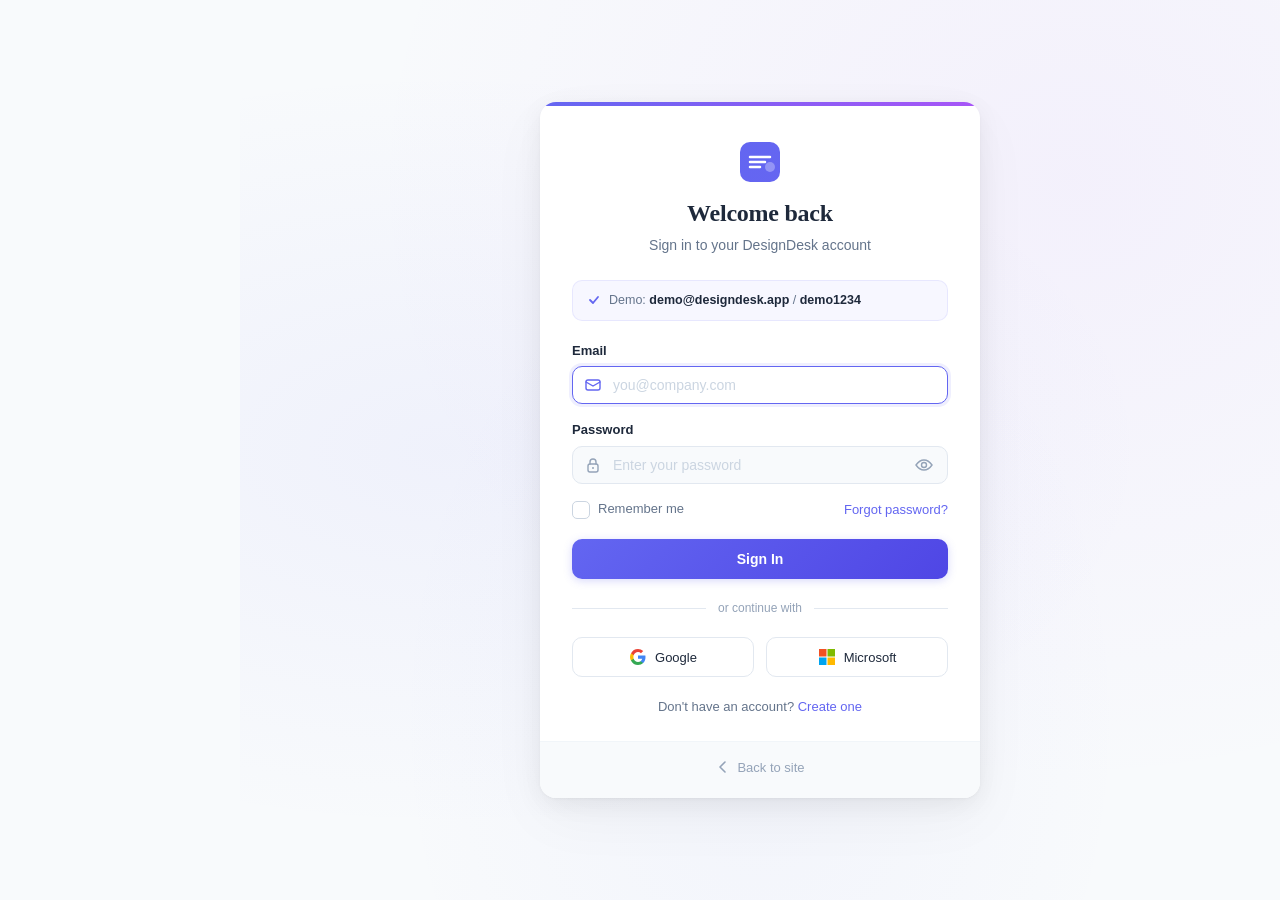
<file: app.html>
<!DOCTYPE html>
<html lang="en">
<head>
  <meta charset="UTF-8">
  <meta name="viewport" content="width=device-width, initial-scale=1.0">
  <meta name="description" content="DesignDesk — All-in-one project management platform for interior designers. Track procurement, schedules, budgets, invoicing, and client communication in one place.">
  <meta name="theme-color" content="#6366f1">
  <meta http-equiv="Content-Security-Policy" content="default-src 'self'; script-src 'self' 'unsafe-inline' https://js.stripe.com; style-src 'self' 'unsafe-inline' https://fonts.googleapis.com; font-src https://fonts.gstatic.com; img-src 'self' data: blob:; connect-src 'self' https://api.stripe.com; frame-src https://js.stripe.com; object-src 'none'; base-uri 'self'; form-action 'self';">
  <meta http-equiv="X-Content-Type-Options" content="nosniff">
  <meta http-equiv="X-Frame-Options" content="DENY">
  <meta name="referrer" content="strict-origin-when-cross-origin">
  <meta http-equiv="Permissions-Policy" content="camera=(), microphone=(), geolocation=(), payment=(self)">
  <link rel="manifest" href="app/manifest.json">
  <link rel="apple-touch-icon" href="data:image/svg+xml,%3Csvg xmlns='http://www.w3.org/2000/svg' viewBox='0 0 180 180'%3E%3Cdefs%3E%3ClinearGradient id='g' x1='0' y1='0' x2='1' y2='1'%3E%3Cstop offset='0%25' stop-color='%236366f1'/%3E%3Cstop offset='100%25' stop-color='%23a855f7'/%3E%3C/linearGradient%3E%3C/defs%3E%3Crect width='180' height='180' rx='40' fill='url(%23g)'/%3E%3Cpath d='M45 68h90M45 90h68M45 112h45' stroke='white' stroke-width='10' stroke-linecap='round'/%3E%3C/svg%3E">
  <meta name="apple-mobile-web-app-capable" content="yes">
  <meta name="apple-mobile-web-app-status-bar-style" content="black-translucent">

  <!-- Open Graph / Social -->
  <meta property="og:type" content="website">
  <meta property="og:title" content="DesignDesk — Interior Design Project Management">
  <meta property="og:description" content="All-in-one project management for interior designers. Procurement tracking, Gantt scheduling, invoicing, mood boards, floor plans, AI assistant, and client portals.">
  <meta property="og:image" content="https://designdesk.app/og-image.png">
  <meta property="og:url" content="https://designdesk.app">
  <meta name="twitter:card" content="summary_large_image">

  <title>DesignDesk — Interior Design Project Management</title>

  <!-- Favicon (inline SVG data URI) -->
  <link rel="icon" type="image/svg+xml" href="data:image/svg+xml,%3Csvg xmlns='http://www.w3.org/2000/svg' viewBox='0 0 32 32'%3E%3Cdefs%3E%3ClinearGradient id='g' x1='0' y1='0' x2='1' y2='1'%3E%3Cstop offset='0%25' stop-color='%236366f1'/%3E%3Cstop offset='100%25' stop-color='%23a855f7'/%3E%3C/linearGradient%3E%3C/defs%3E%3Crect width='32' height='32' rx='8' fill='url(%23g)'/%3E%3Cpath d='M9 10h6v4H9zM17 10h6v4h-6zM9 16h6v6H9zM17 16h6v6h-6z' fill='white' opacity='.9' rx='1'/%3E%3C/svg%3E">

  <!-- Preconnect to Google Fonts -->
  <link rel="preconnect" href="https://fonts.googleapis.com">
  <link rel="preconnect" href="https://fonts.gstatic.com" crossorigin>
  <link href="https://fonts.googleapis.com/css2?family=Inter:wght@300;400;500;600;700;800&family=Playfair+Display:ital,wght@0,400;0,600;0,700;1,400&display=swap" rel="stylesheet">

  <!-- Stripe.js -->
  <script src="https://js.stripe.com/v3/" async></script>

  <!-- App Styles -->
  <link rel="stylesheet" href="app/styles/app.css">
  <link rel="stylesheet" href="app/styles/pricing-billing.css">
</head>
<body>
  <!-- Skip to content (accessibility) -->
  <a href="#app-main" class="skip-to-content">Skip to main content</a>

  <!-- Noscript fallback -->
  <noscript>
    <div style="display:flex;align-items:center;justify-content:center;min-height:100vh;padding:40px;text-align:center;font-family:'Inter',sans-serif;color:#1e293b;background:#f8fafc;">
      <div style="max-width:400px;">
        <div style="width:64px;height:64px;margin:0 auto 16px;border-radius:16px;background:linear-gradient(135deg,#6366f1,#a855f7);display:flex;align-items:center;justify-content:center;">
          <svg width="32" height="32" viewBox="0 0 32 32" fill="none" xmlns="http://www.w3.org/2000/svg">
            <rect x="4" y="5" width="10" height="6" rx="1" fill="white" opacity="0.9"/>
            <rect x="18" y="5" width="10" height="6" rx="1" fill="white" opacity="0.9"/>
            <rect x="4" y="15" width="10" height="12" rx="1" fill="white" opacity="0.9"/>
            <rect x="18" y="15" width="10" height="12" rx="1" fill="white" opacity="0.9"/>
          </svg>
        </div>
        <h1 style="font-size:22px;font-weight:700;margin-bottom:8px;">DesignDesk requires JavaScript</h1>
        <p style="font-size:14px;color:#64748b;line-height:1.6;">Please enable JavaScript in your browser settings to use DesignDesk. This application relies on JavaScript for all interactive features including project management, scheduling, and real-time collaboration.</p>
      </div>
    </div>
  </noscript>

  <!-- Initial loading skeleton (visible before JS loads, hidden by JS) -->
  <div class="initial-loading" id="initial-loading">
    <div class="skeleton-sidebar">
      <!-- Logo area -->
      <div style="display:flex;align-items:center;gap:10px;margin-bottom:20px;">
        <div class="skeleton skeleton-avatar" style="width:28px;height:28px;border-radius:8px;"></div>
        <div class="skeleton skeleton-text" style="width:100px;height:16px;margin:0;"></div>
      </div>
      <!-- Project selector -->
      <div class="skeleton skeleton-text" style="width:60px;height:10px;margin-bottom:6px;"></div>
      <div class="skeleton" style="height:32px;border-radius:8px;margin-bottom:20px;"></div>
      <!-- Nav items -->
      <div class="skeleton" style="height:34px;border-radius:8px;margin-bottom:4px;"></div>
      <div class="skeleton" style="height:34px;border-radius:8px;margin-bottom:4px;"></div>
      <div class="skeleton" style="height:34px;border-radius:8px;margin-bottom:4px;"></div>
      <div class="skeleton" style="height:34px;border-radius:8px;margin-bottom:4px;"></div>
      <div class="skeleton" style="height:34px;border-radius:8px;margin-bottom:4px;"></div>
      <div class="skeleton" style="height:34px;border-radius:8px;margin-bottom:4px;"></div>
      <div class="skeleton" style="height:34px;border-radius:8px;margin-bottom:4px;"></div>
      <div class="skeleton" style="height:34px;border-radius:8px;margin-bottom:4px;"></div>
    </div>
    <div class="skeleton-content">
      <!-- Topbar skeleton -->
      <div class="skeleton-topbar" style="display:flex;align-items:center;justify-content:space-between;">
        <div class="skeleton skeleton-text" style="width:180px;height:16px;margin:0;"></div>
        <div style="display:flex;gap:12px;align-items:center;">
          <div class="skeleton" style="width:180px;height:32px;border-radius:8px;"></div>
          <div class="skeleton skeleton-avatar"></div>
        </div>
      </div>
      <!-- Page title -->
      <div class="skeleton skeleton-text" style="width:200px;height:22px;margin-bottom:24px;"></div>
      <!-- Stat cards -->
      <div class="skeleton-stats">
        <div class="skeleton skeleton-stat"></div>
        <div class="skeleton skeleton-stat"></div>
        <div class="skeleton skeleton-stat"></div>
        <div class="skeleton skeleton-stat"></div>
      </div>
      <!-- Dashboard panels -->
      <div class="skeleton-panels">
        <div class="skeleton skeleton-chart"></div>
        <div class="skeleton skeleton-chart"></div>
        <div class="skeleton skeleton-chart"></div>
        <div class="skeleton skeleton-chart"></div>
      </div>
    </div>
  </div>

  <!-- App shell (hidden until JS loads) -->
  <div class="app-layout" id="app-layout" style="display:none;">
    <aside class="app-sidebar" id="app-sidebar"></aside>
    <div class="sidebar-backdrop" id="sidebar-backdrop"></div>
    <div class="app-content">
      <header class="app-topbar" id="app-topbar"></header>
      <main class="app-main" id="app-main">
        <div class="view-loading"><div class="loading-spinner"></div></div>
      </main>
    </div>
  </div>

  <div id="modal-container" class="modal-container"></div>
  <div id="toast-container" class="toast-container"></div>
  <div id="offline-banner" class="offline-banner" style="display:none;">
    <svg width="16" height="16" viewBox="0 0 16 16" fill="none"><circle cx="8" cy="8" r="7" stroke="currentColor" stroke-width="1.5"/><path d="M5 5l6 6M11 5l-6 6" stroke="currentColor" stroke-width="1.5" stroke-linecap="round"/></svg>
    You're offline. Changes are saved locally.
  </div>

  <script type="module">
    // Show app shell, hide skeleton once JS is executing
    document.getElementById('initial-loading').style.display = 'none';
    document.getElementById('app-layout').style.display = '';
  </script>
  <script type="module" src="app/main.js"></script>
</body>
</html>
</file>
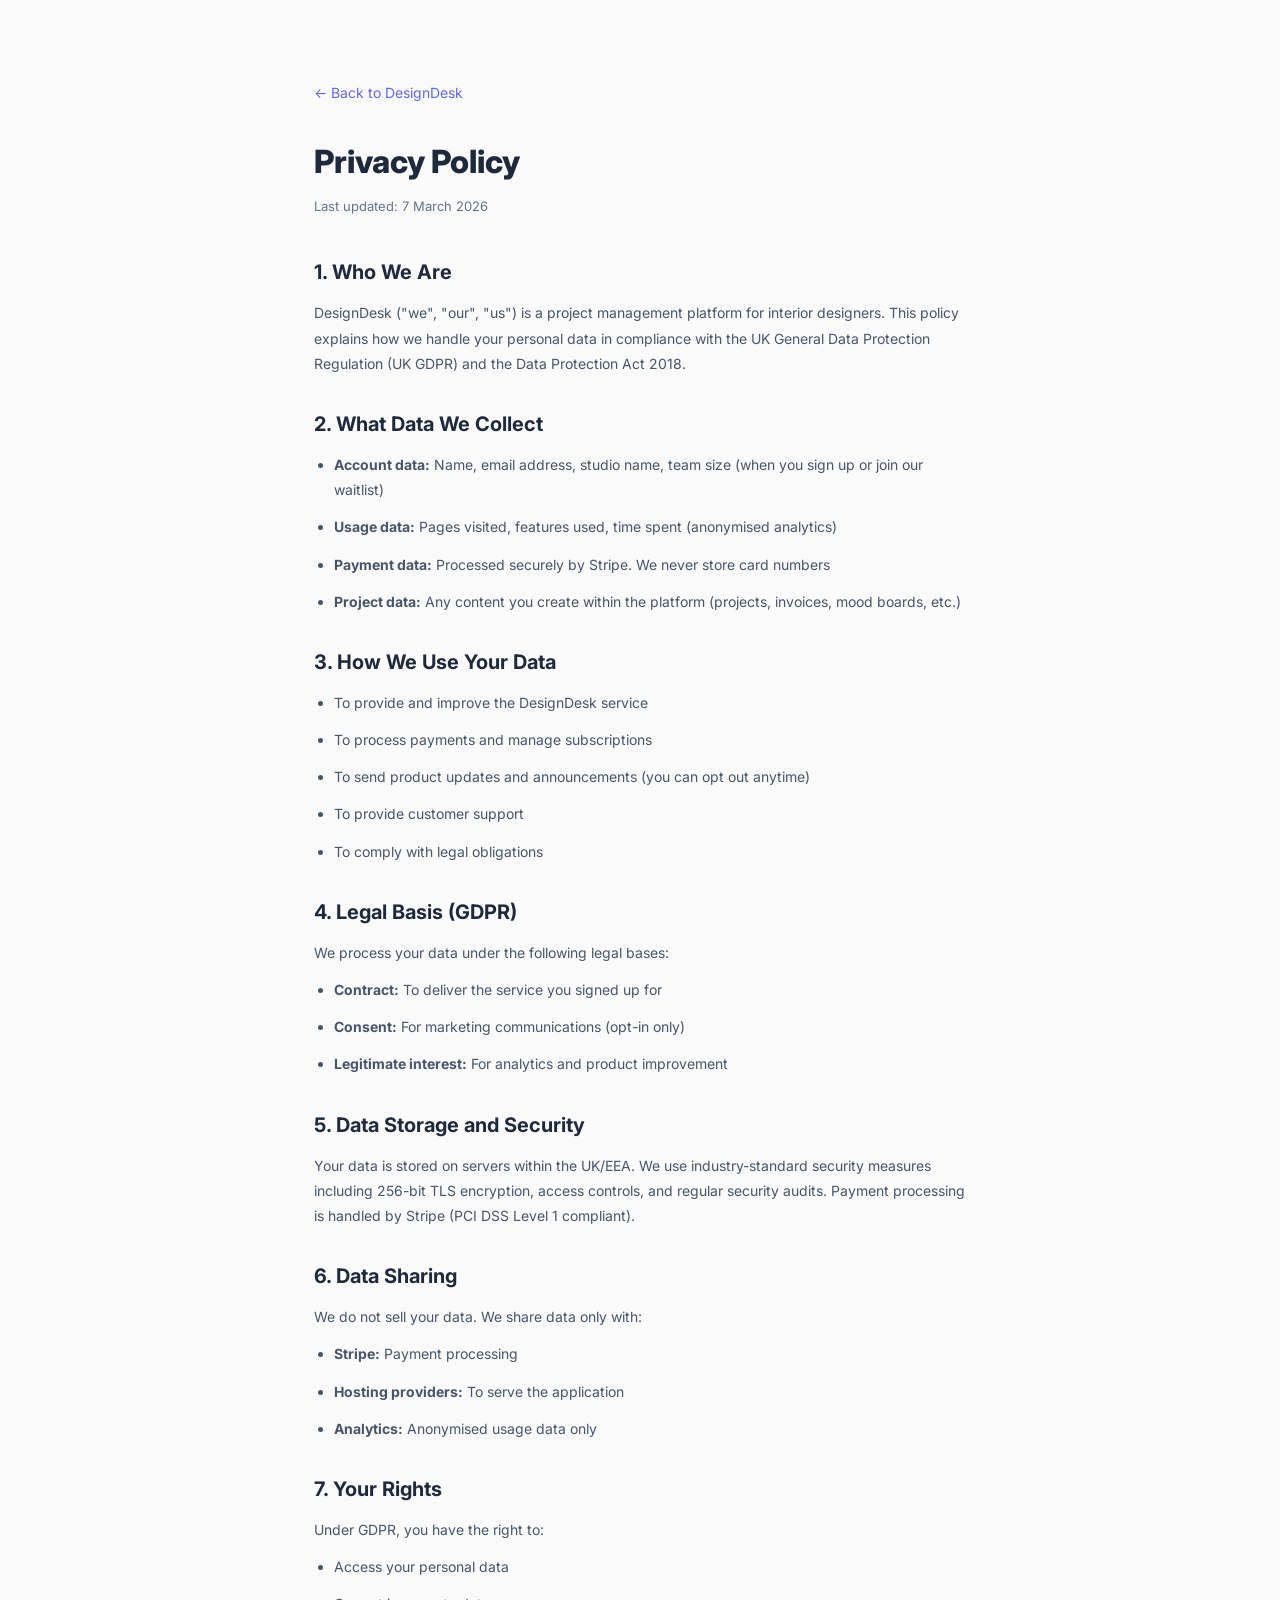
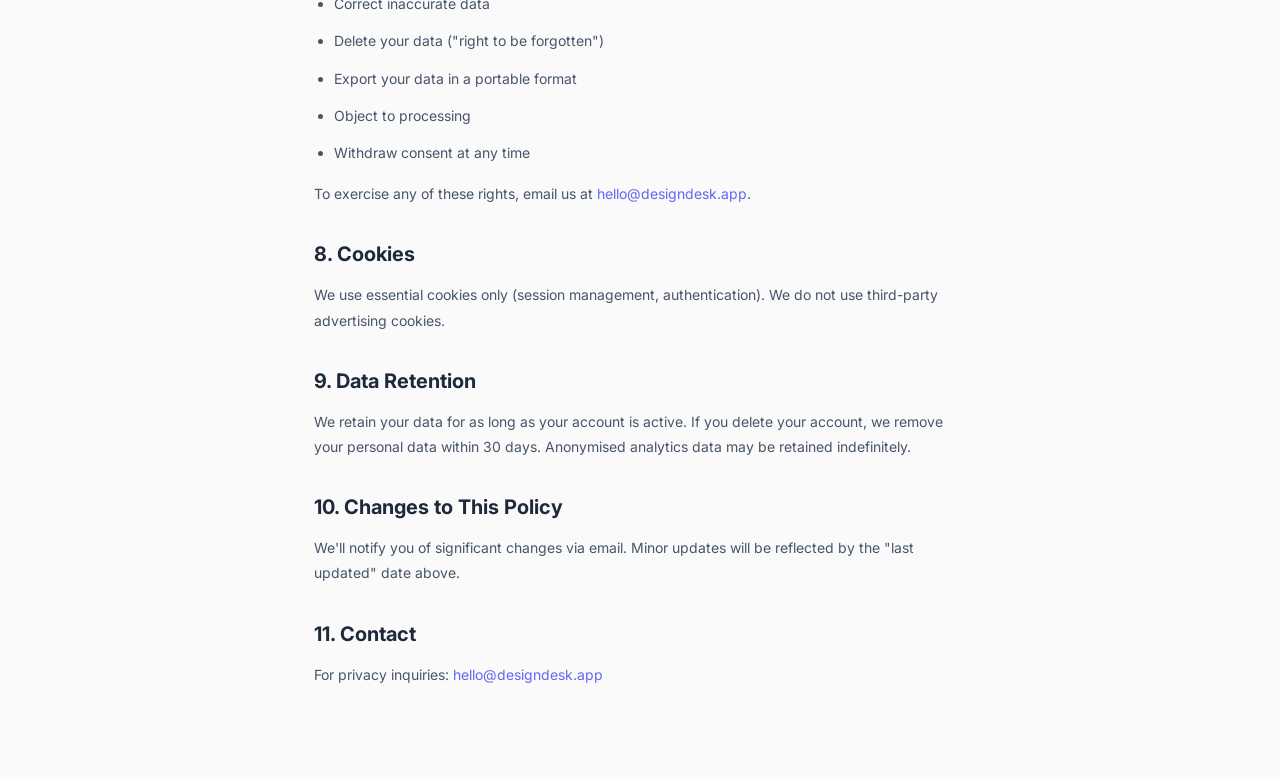
<file: privacy.html>
<!DOCTYPE html>
<html lang="en">
<head>
  <meta charset="UTF-8">
  <meta name="viewport" content="width=device-width, initial-scale=1.0">
  <title>Privacy Policy | DesignDesk</title>
  <meta name="description" content="DesignDesk Privacy Policy. How we collect, use, and protect your data. GDPR compliant.">
  <link rel="canonical" href="https://ms170888.github.io/DesignDesk/privacy.html">
  <meta name="robots" content="noindex">
  <link rel="preconnect" href="https://fonts.googleapis.com">
  <link rel="preconnect" href="https://fonts.gstatic.com" crossorigin>
  <link href="https://fonts.googleapis.com/css2?family=Inter:wght@400;500;600;700&display=swap" rel="stylesheet">
  <style>
    *, *::before, *::after { margin: 0; padding: 0; box-sizing: border-box; }
    body { font-family: 'Inter', -apple-system, sans-serif; color: #1e293b; background: #fafafa; line-height: 1.6; }
    .container { max-width: 700px; margin: 0 auto; padding: 80px 24px; }
    h1 { font-size: 32px; font-weight: 800; margin-bottom: 8px; }
    .updated { font-size: 13px; color: #64748b; margin-bottom: 40px; display: block; }
    h2 { font-size: 20px; margin: 32px 0 12px; }
    p, li { font-size: 14px; color: #475569; line-height: 1.8; margin-bottom: 12px; }
    ul { margin-left: 20px; margin-bottom: 16px; }
    a { color: #6366f1; text-decoration: none; }
    a:hover { text-decoration: underline; }
    .back { display: inline-flex; align-items: center; gap: 6px; font-size: 14px; margin-bottom: 32px; }
  </style>
</head>
<body>
  <div class="container">
    <a href="/" class="back">&larr; Back to DesignDesk</a>
    <h1>Privacy Policy</h1>
    <span class="updated">Last updated: 7 March 2026</span>

    <h2>1. Who We Are</h2>
    <p>DesignDesk ("we", "our", "us") is a project management platform for interior designers. This policy explains how we handle your personal data in compliance with the UK General Data Protection Regulation (UK GDPR) and the Data Protection Act 2018.</p>

    <h2>2. What Data We Collect</h2>
    <ul>
      <li><strong>Account data:</strong> Name, email address, studio name, team size (when you sign up or join our waitlist)</li>
      <li><strong>Usage data:</strong> Pages visited, features used, time spent (anonymised analytics)</li>
      <li><strong>Payment data:</strong> Processed securely by Stripe. We never store card numbers</li>
      <li><strong>Project data:</strong> Any content you create within the platform (projects, invoices, mood boards, etc.)</li>
    </ul>

    <h2>3. How We Use Your Data</h2>
    <ul>
      <li>To provide and improve the DesignDesk service</li>
      <li>To process payments and manage subscriptions</li>
      <li>To send product updates and announcements (you can opt out anytime)</li>
      <li>To provide customer support</li>
      <li>To comply with legal obligations</li>
    </ul>

    <h2>4. Legal Basis (GDPR)</h2>
    <p>We process your data under the following legal bases:</p>
    <ul>
      <li><strong>Contract:</strong> To deliver the service you signed up for</li>
      <li><strong>Consent:</strong> For marketing communications (opt-in only)</li>
      <li><strong>Legitimate interest:</strong> For analytics and product improvement</li>
    </ul>

    <h2>5. Data Storage and Security</h2>
    <p>Your data is stored on servers within the UK/EEA. We use industry-standard security measures including 256-bit TLS encryption, access controls, and regular security audits. Payment processing is handled by Stripe (PCI DSS Level 1 compliant).</p>

    <h2>6. Data Sharing</h2>
    <p>We do not sell your data. We share data only with:</p>
    <ul>
      <li><strong>Stripe:</strong> Payment processing</li>
      <li><strong>Hosting providers:</strong> To serve the application</li>
      <li><strong>Analytics:</strong> Anonymised usage data only</li>
    </ul>

    <h2>7. Your Rights</h2>
    <p>Under GDPR, you have the right to:</p>
    <ul>
      <li>Access your personal data</li>
      <li>Correct inaccurate data</li>
      <li>Delete your data ("right to be forgotten")</li>
      <li>Export your data in a portable format</li>
      <li>Object to processing</li>
      <li>Withdraw consent at any time</li>
    </ul>
    <p>To exercise any of these rights, email us at <a href="mailto:hello@designdesk.app">hello@designdesk.app</a>.</p>

    <h2>8. Cookies</h2>
    <p>We use essential cookies only (session management, authentication). We do not use third-party advertising cookies.</p>

    <h2>9. Data Retention</h2>
    <p>We retain your data for as long as your account is active. If you delete your account, we remove your personal data within 30 days. Anonymised analytics data may be retained indefinitely.</p>

    <h2>10. Changes to This Policy</h2>
    <p>We'll notify you of significant changes via email. Minor updates will be reflected by the "last updated" date above.</p>

    <h2>11. Contact</h2>
    <p>For privacy inquiries: <a href="mailto:hello@designdesk.app">hello@designdesk.app</a></p>
  </div>
</body>
</html>
</file>
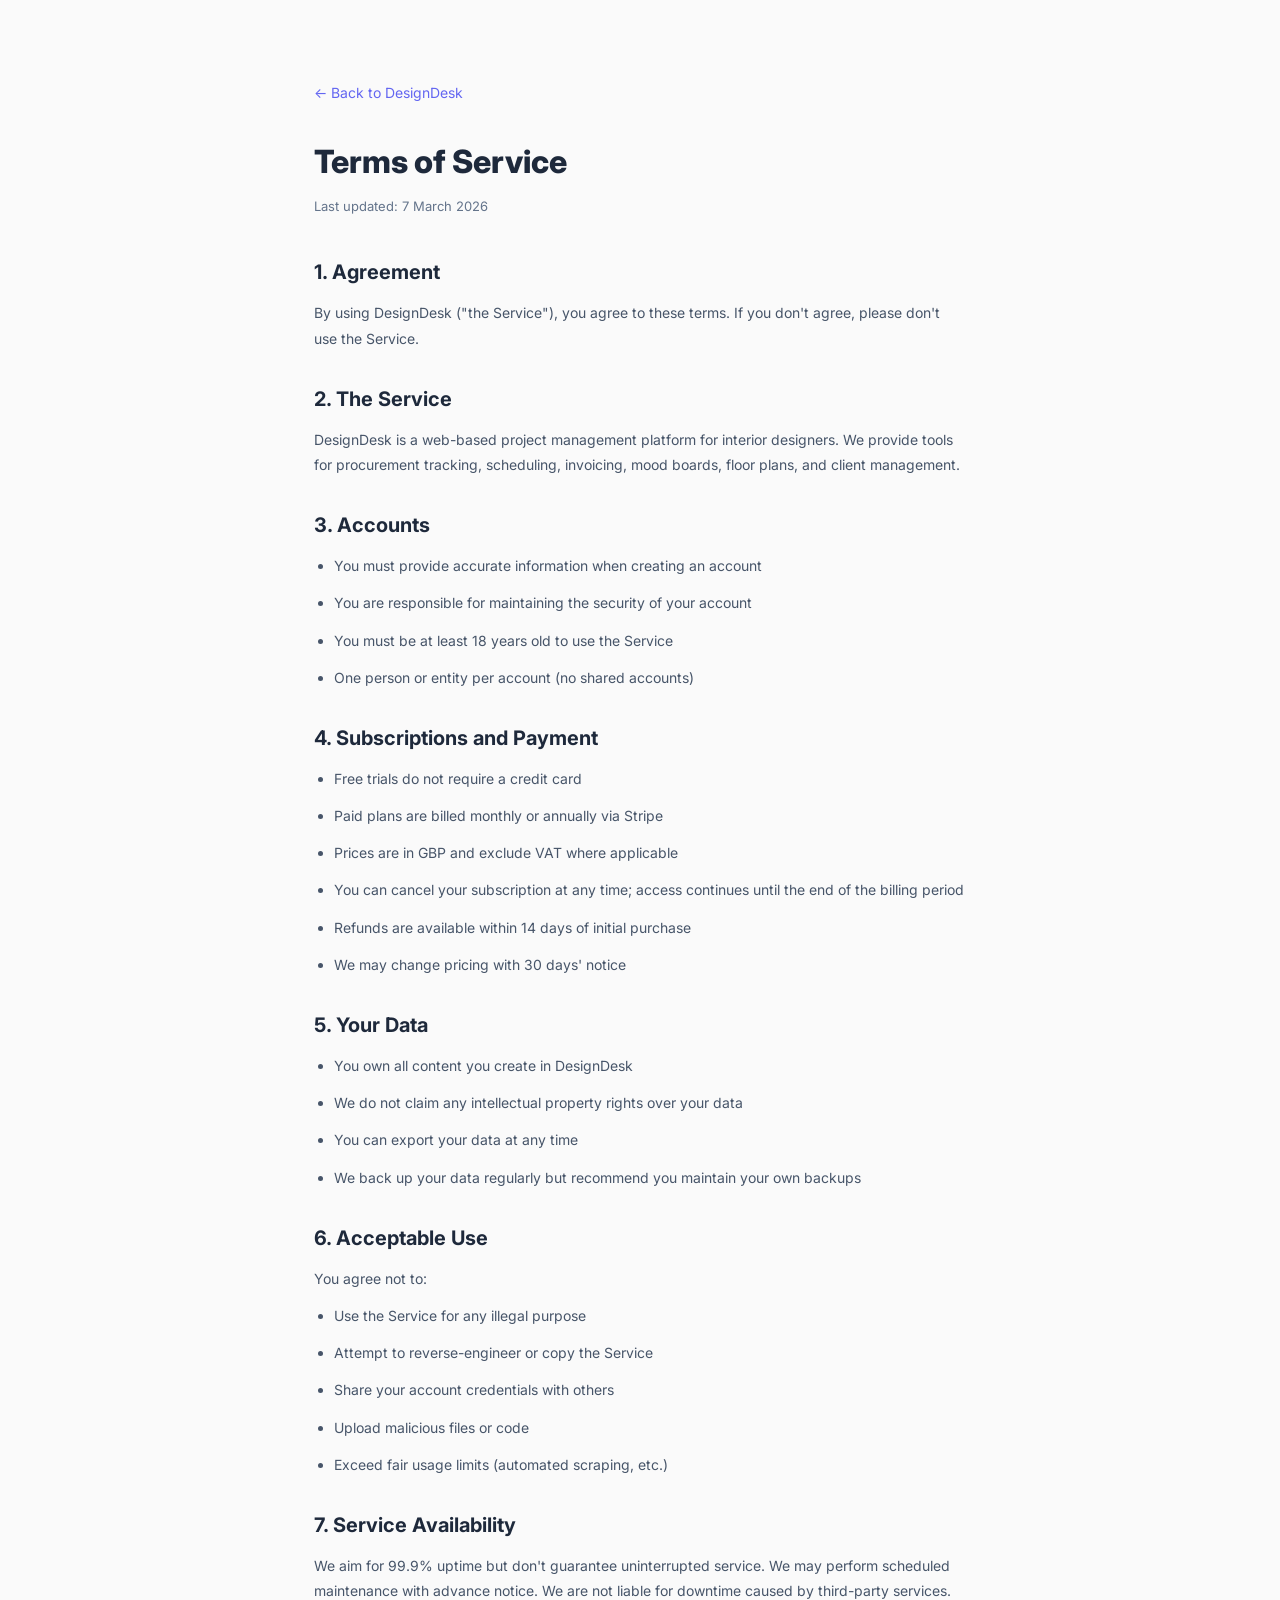
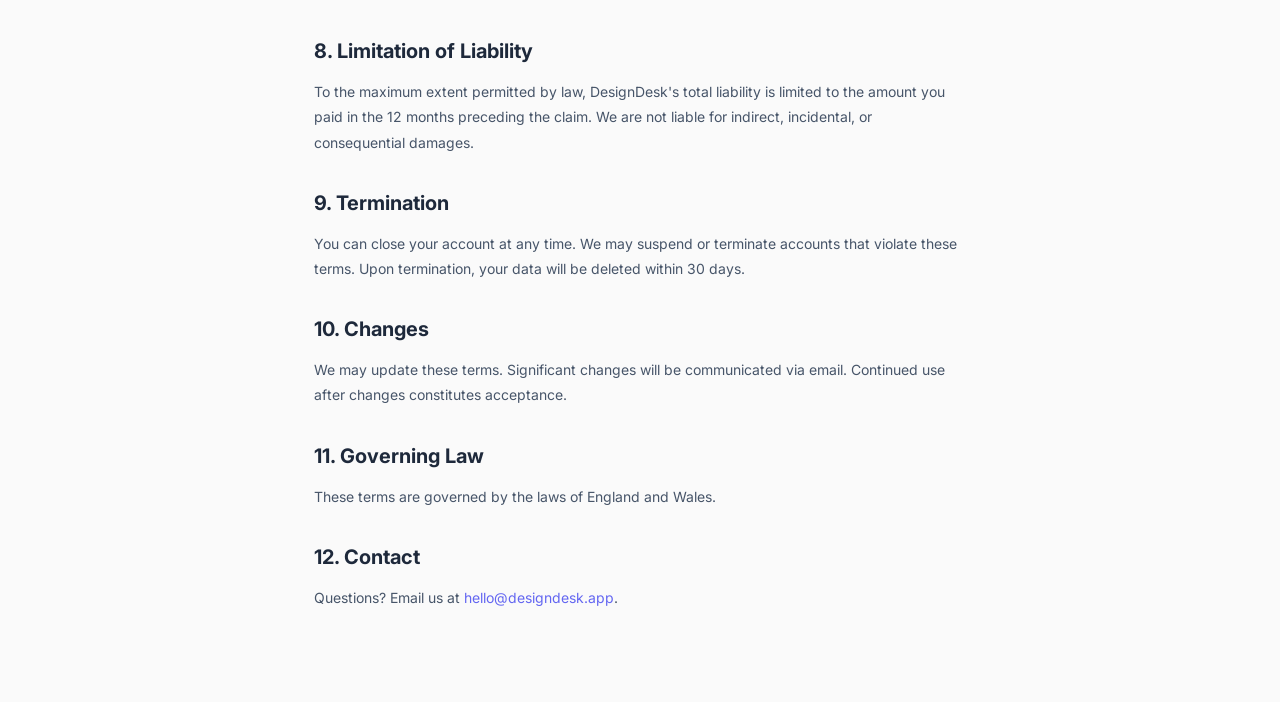
<file: terms.html>
<!DOCTYPE html>
<html lang="en">
<head>
  <meta charset="UTF-8">
  <meta name="viewport" content="width=device-width, initial-scale=1.0">
  <title>Terms of Service | DesignDesk</title>
  <meta name="description" content="DesignDesk Terms of Service. The rules for using our interior design project management platform.">
  <link rel="canonical" href="https://ms170888.github.io/DesignDesk/terms.html">
  <meta name="robots" content="noindex">
  <link rel="preconnect" href="https://fonts.googleapis.com">
  <link rel="preconnect" href="https://fonts.gstatic.com" crossorigin>
  <link href="https://fonts.googleapis.com/css2?family=Inter:wght@400;500;600;700&display=swap" rel="stylesheet">
  <style>
    *, *::before, *::after { margin: 0; padding: 0; box-sizing: border-box; }
    body { font-family: 'Inter', -apple-system, sans-serif; color: #1e293b; background: #fafafa; line-height: 1.6; }
    .container { max-width: 700px; margin: 0 auto; padding: 80px 24px; }
    h1 { font-size: 32px; font-weight: 800; margin-bottom: 8px; }
    .updated { font-size: 13px; color: #64748b; margin-bottom: 40px; display: block; }
    h2 { font-size: 20px; margin: 32px 0 12px; }
    p, li { font-size: 14px; color: #475569; line-height: 1.8; margin-bottom: 12px; }
    ul { margin-left: 20px; margin-bottom: 16px; }
    a { color: #6366f1; text-decoration: none; }
    a:hover { text-decoration: underline; }
    .back { display: inline-flex; align-items: center; gap: 6px; font-size: 14px; margin-bottom: 32px; }
  </style>
</head>
<body>
  <div class="container">
    <a href="/" class="back">&larr; Back to DesignDesk</a>
    <h1>Terms of Service</h1>
    <span class="updated">Last updated: 7 March 2026</span>

    <h2>1. Agreement</h2>
    <p>By using DesignDesk ("the Service"), you agree to these terms. If you don't agree, please don't use the Service.</p>

    <h2>2. The Service</h2>
    <p>DesignDesk is a web-based project management platform for interior designers. We provide tools for procurement tracking, scheduling, invoicing, mood boards, floor plans, and client management.</p>

    <h2>3. Accounts</h2>
    <ul>
      <li>You must provide accurate information when creating an account</li>
      <li>You are responsible for maintaining the security of your account</li>
      <li>You must be at least 18 years old to use the Service</li>
      <li>One person or entity per account (no shared accounts)</li>
    </ul>

    <h2>4. Subscriptions and Payment</h2>
    <ul>
      <li>Free trials do not require a credit card</li>
      <li>Paid plans are billed monthly or annually via Stripe</li>
      <li>Prices are in GBP and exclude VAT where applicable</li>
      <li>You can cancel your subscription at any time; access continues until the end of the billing period</li>
      <li>Refunds are available within 14 days of initial purchase</li>
      <li>We may change pricing with 30 days' notice</li>
    </ul>

    <h2>5. Your Data</h2>
    <ul>
      <li>You own all content you create in DesignDesk</li>
      <li>We do not claim any intellectual property rights over your data</li>
      <li>You can export your data at any time</li>
      <li>We back up your data regularly but recommend you maintain your own backups</li>
    </ul>

    <h2>6. Acceptable Use</h2>
    <p>You agree not to:</p>
    <ul>
      <li>Use the Service for any illegal purpose</li>
      <li>Attempt to reverse-engineer or copy the Service</li>
      <li>Share your account credentials with others</li>
      <li>Upload malicious files or code</li>
      <li>Exceed fair usage limits (automated scraping, etc.)</li>
    </ul>

    <h2>7. Service Availability</h2>
    <p>We aim for 99.9% uptime but don't guarantee uninterrupted service. We may perform scheduled maintenance with advance notice. We are not liable for downtime caused by third-party services.</p>

    <h2>8. Limitation of Liability</h2>
    <p>To the maximum extent permitted by law, DesignDesk's total liability is limited to the amount you paid in the 12 months preceding the claim. We are not liable for indirect, incidental, or consequential damages.</p>

    <h2>9. Termination</h2>
    <p>You can close your account at any time. We may suspend or terminate accounts that violate these terms. Upon termination, your data will be deleted within 30 days.</p>

    <h2>10. Changes</h2>
    <p>We may update these terms. Significant changes will be communicated via email. Continued use after changes constitutes acceptance.</p>

    <h2>11. Governing Law</h2>
    <p>These terms are governed by the laws of England and Wales.</p>

    <h2>12. Contact</h2>
    <p>Questions? Email us at <a href="mailto:hello@designdesk.app">hello@designdesk.app</a>.</p>
  </div>
</body>
</html>
</file>
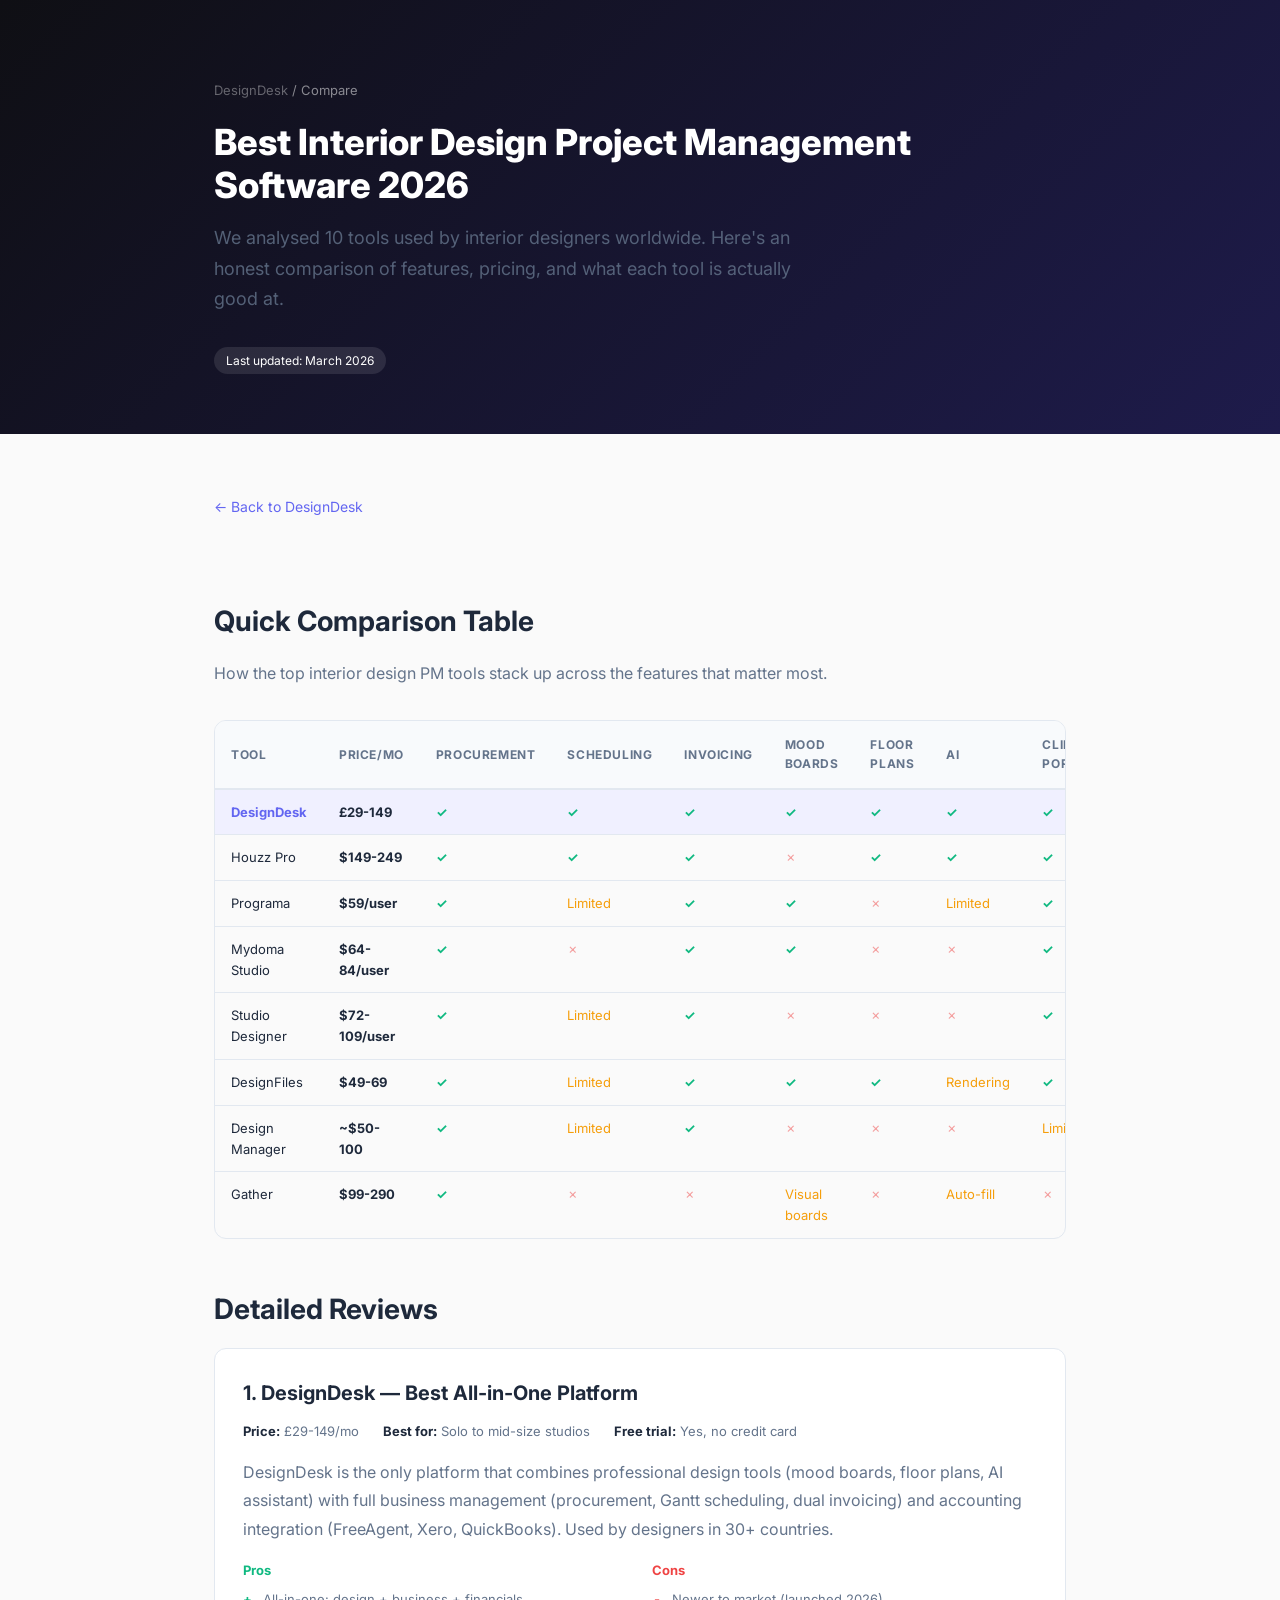
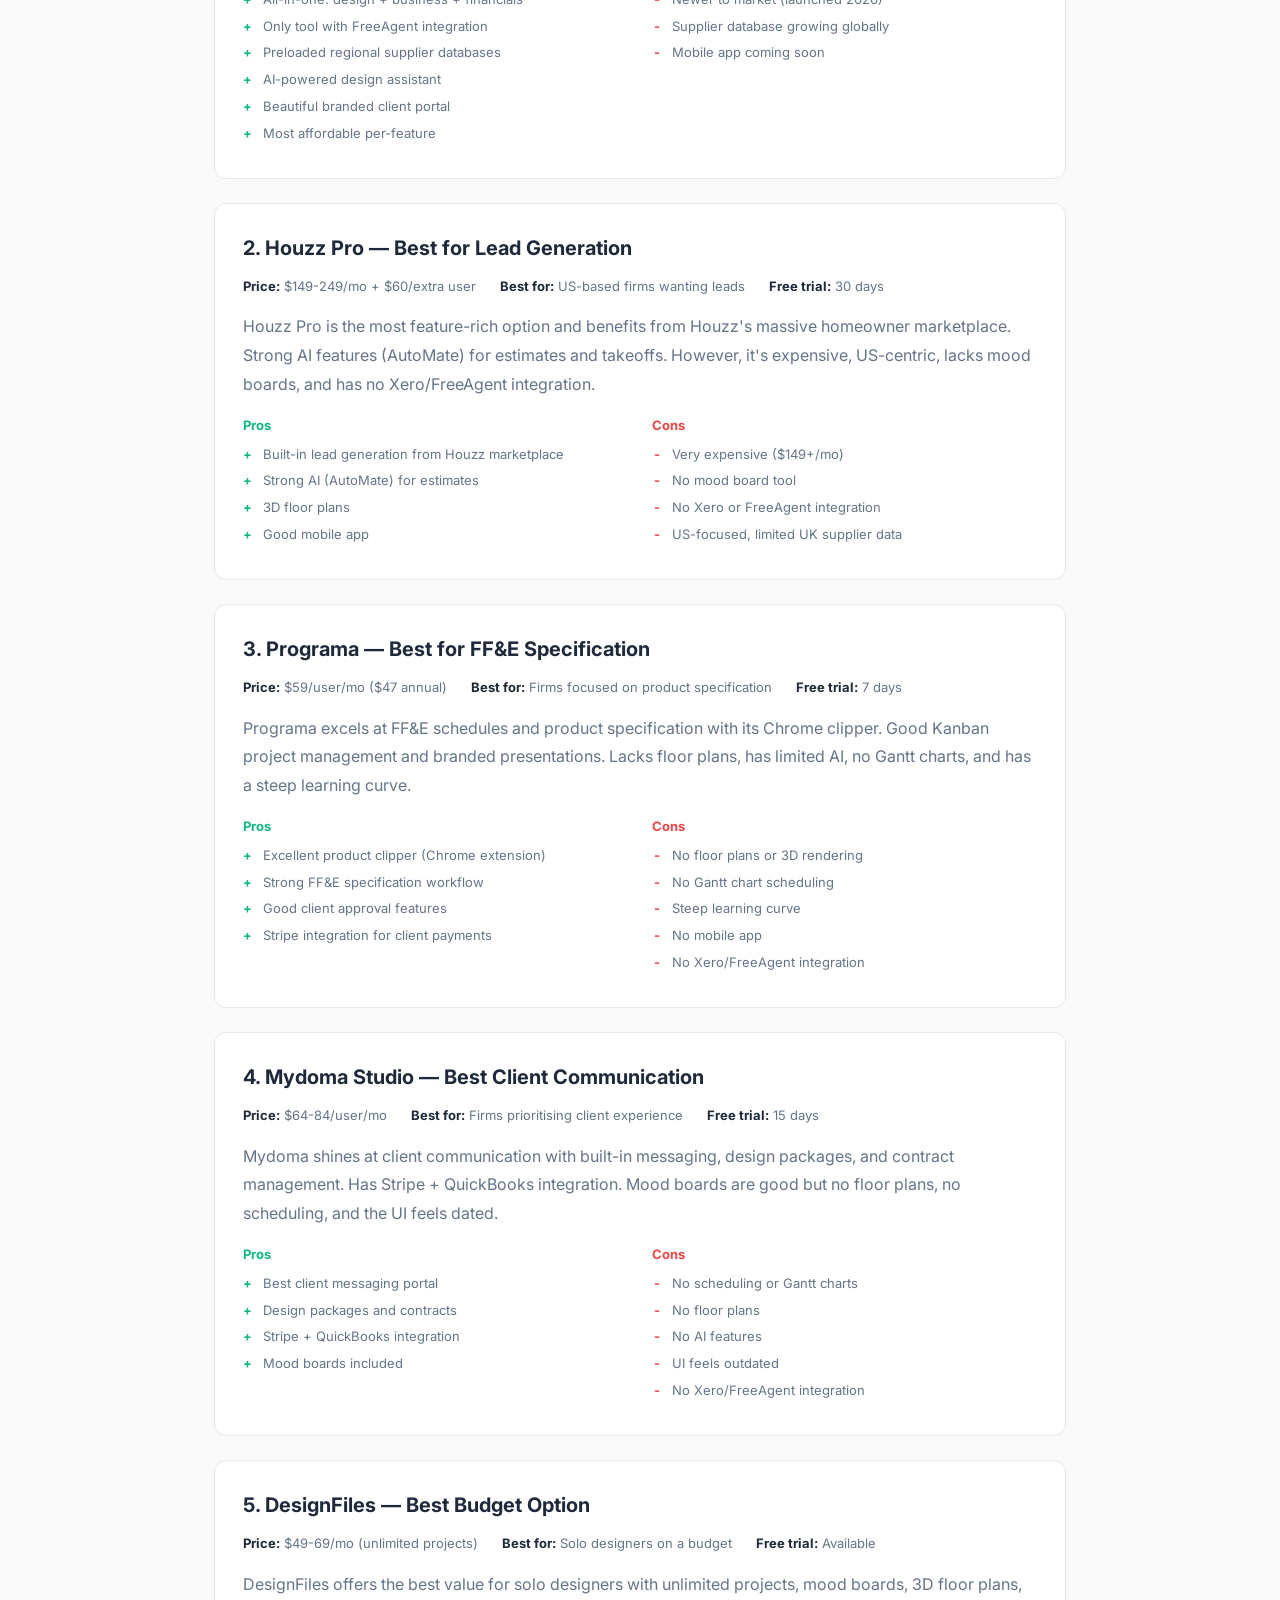
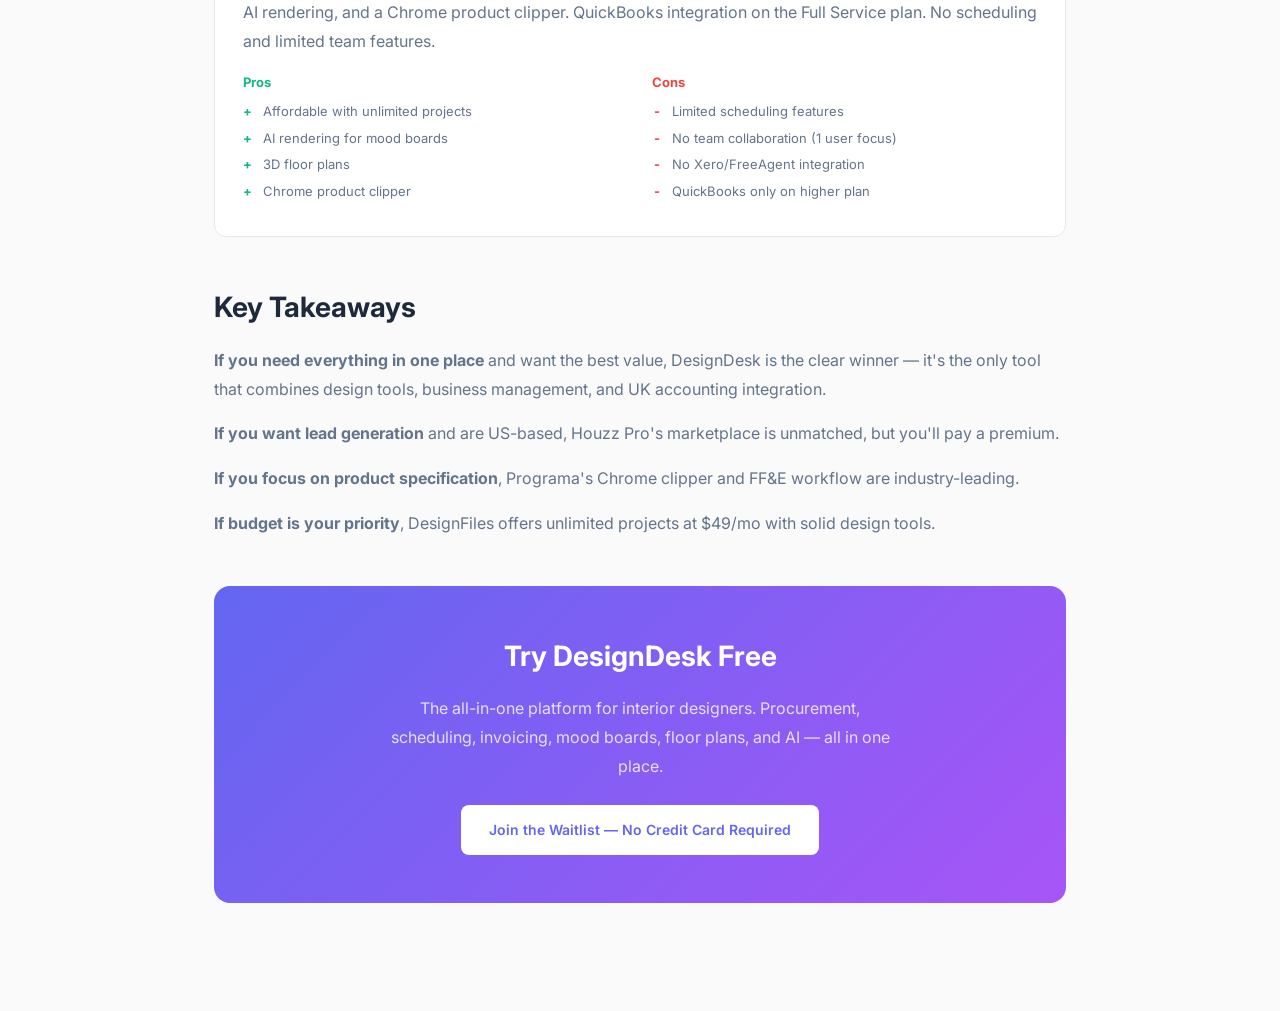
<file: compare/best-interior-design-software.html>
<!DOCTYPE html>
<html lang="en">
<head>
  <meta charset="UTF-8">
  <meta name="viewport" content="width=device-width, initial-scale=1.0">
  <title>Best Interior Design Project Management Software 2026 | Complete Comparison</title>
  <meta name="description" content="Compare the top 10 interior design project management tools for 2026. Houzz Pro vs Programa vs DesignDesk vs Mydoma vs Studio Designer. Features, pricing, and honest reviews.">
  <link rel="canonical" href="https://ms170888.github.io/DesignDesk/compare/best-interior-design-software.html">
  <meta property="og:type" content="article">
  <meta property="og:title" content="Best Interior Design Project Management Software 2026">
  <meta property="og:description" content="Complete comparison of the top 10 interior design PM tools. Features, pricing, pros and cons.">
  <meta property="og:url" content="https://ms170888.github.io/DesignDesk/compare/best-interior-design-software.html">
  <meta name="twitter:card" content="summary_large_image">
  <link rel="icon" type="image/svg+xml" href="../data:image/svg+xml,%3Csvg xmlns='http://www.w3.org/2000/svg' viewBox='0 0 32 32'%3E%3Cdefs%3E%3ClinearGradient id='g' x1='0' y1='0' x2='1' y2='1'%3E%3Cstop offset='0%25' stop-color='%236366f1'/%3E%3Cstop offset='100%25' stop-color='%23a855f7'/%3E%3C/linearGradient%3E%3C/defs%3E%3Crect width='32' height='32' rx='8' fill='url(%23g)'/%3E%3Cpath d='M8 12h16M8 16h12M8 20h8' stroke='white' stroke-width='2' stroke-linecap='round'/%3E%3C/svg%3E">
  <link rel="preconnect" href="https://fonts.googleapis.com">
  <link rel="preconnect" href="https://fonts.gstatic.com" crossorigin>
  <link href="https://fonts.googleapis.com/css2?family=Inter:wght@300;400;500;600;700;800&display=swap" rel="stylesheet">
  <style>
    :root { --primary: #6366f1; --accent: #a855f7; --text: #1e293b; --text-secondary: #64748b; --border: #e2e8f0; --surface: #ffffff; --bg: #fafafa; --success: #10b981; --error: #ef4444; --warning: #f59e0b; }
    *, *::before, *::after { margin: 0; padding: 0; box-sizing: border-box; }
    body { font-family: 'Inter', -apple-system, sans-serif; color: var(--text); background: var(--bg); line-height: 1.6; -webkit-font-smoothing: antialiased; }
    .container { max-width: 900px; margin: 0 auto; padding: 0 24px; }
    a { color: var(--primary); text-decoration: none; }
    a:hover { text-decoration: underline; }

    /* Header */
    .page-header { background: linear-gradient(135deg, #0f0f14, #1e1b4b); color: white; padding: 80px 0 60px; }
    .page-header h1 { font-size: 36px; font-weight: 800; line-height: 1.2; margin-bottom: 16px; }
    .page-header p { font-size: 18px; opacity: .8; max-width: 600px; line-height: 1.7; }
    .breadcrumb { font-size: 13px; opacity: .5; margin-bottom: 20px; }
    .breadcrumb a { color: white; opacity: .7; }
    .breadcrumb a:hover { opacity: 1; }
    .updated { display: inline-block; background: rgba(255,255,255,.1); padding: 4px 12px; border-radius: 100px; font-size: 12px; margin-top: 16px; }

    /* Content */
    .content { padding: 60px 0; }
    h2 { font-size: 28px; margin: 48px 0 16px; }
    h3 { font-size: 20px; margin: 32px 0 12px; }
    p { margin-bottom: 16px; color: var(--text-secondary); line-height: 1.8; }

    /* Comparison Table */
    .comparison-wrapper { overflow-x: auto; margin: 32px 0; border-radius: 12px; border: 1px solid var(--border); }
    table { width: 100%; border-collapse: collapse; font-size: 13px; }
    th { background: #f8fafc; padding: 14px 16px; text-align: left; font-weight: 700; font-size: 12px; text-transform: uppercase; letter-spacing: .05em; color: var(--text-secondary); border-bottom: 2px solid var(--border); }
    td { padding: 12px 16px; border-bottom: 1px solid var(--border); vertical-align: top; }
    tr:last-child td { border-bottom: none; }
    .highlight-row { background: #f0f0ff; }
    .highlight-row td:first-child { font-weight: 700; color: var(--primary); }
    .check { color: var(--success); font-weight: 700; }
    .cross { color: var(--error); opacity: .5; }
    .partial { color: var(--warning); }
    .price { font-weight: 700; }

    /* Tool Cards */
    .tool-card { background: var(--surface); border: 1px solid var(--border); border-radius: 12px; padding: 28px; margin-bottom: 24px; }
    .tool-card h3 { margin-top: 0; }
    .tool-card .rating { font-size: 14px; color: var(--warning); margin-bottom: 8px; }
    .tool-meta { display: flex; gap: 24px; font-size: 13px; color: var(--text-secondary); margin-bottom: 16px; flex-wrap: wrap; }
    .tool-meta strong { color: var(--text); }
    .pros-cons { display: grid; grid-template-columns: 1fr 1fr; gap: 24px; margin-top: 16px; }
    .pros h4 { color: var(--success); font-size: 13px; margin-bottom: 8px; }
    .cons h4 { color: var(--error); font-size: 13px; margin-bottom: 8px; }
    .pros li, .cons li { font-size: 13px; color: var(--text-secondary); margin-bottom: 6px; list-style: none; padding-left: 20px; position: relative; }
    .pros li::before { content: '+'; position: absolute; left: 0; color: var(--success); font-weight: 700; }
    .cons li::before { content: '-'; position: absolute; left: 2px; color: var(--error); font-weight: 700; }

    /* CTA */
    .cta-box { background: linear-gradient(135deg, var(--primary), var(--accent)); border-radius: 16px; padding: 48px; text-align: center; color: white; margin: 48px 0; }
    .cta-box h2 { color: white; margin-top: 0; }
    .cta-box p { color: rgba(255,255,255,.8); max-width: 500px; margin: 0 auto 24px; }
    .btn { display: inline-flex; align-items: center; gap: 8px; padding: 14px 28px; border-radius: 8px; font-weight: 600; font-size: 14px; text-decoration: none; cursor: pointer; border: none; }
    .btn-white { background: white; color: var(--primary); }
    .btn-white:hover { background: #f0f0ff; text-decoration: none; }

    /* Back link */
    .back-link { display: inline-flex; align-items: center; gap: 6px; font-size: 14px; margin-bottom: 32px; }

    /* Responsive */
    @media (max-width: 768px) {
      .page-header h1 { font-size: 28px; }
      .pros-cons { grid-template-columns: 1fr; }
      table { font-size: 11px; }
      th, td { padding: 8px 10px; }
    }
  </style>
</head>
<body>

<header class="page-header">
  <div class="container">
    <div class="breadcrumb"><a href="../">DesignDesk</a> / Compare</div>
    <h1>Best Interior Design Project Management Software 2026</h1>
    <p>We analysed 10 tools used by interior designers worldwide. Here's an honest comparison of features, pricing, and what each tool is actually good at.</p>
    <span class="updated">Last updated: March 2026</span>
  </div>
</header>

<div class="content">
  <div class="container">
    <a href="../" class="back-link">&larr; Back to DesignDesk</a>

    <h2>Quick Comparison Table</h2>
    <p>How the top interior design PM tools stack up across the features that matter most.</p>

    <div class="comparison-wrapper">
      <table>
        <thead>
          <tr>
            <th>Tool</th>
            <th>Price/mo</th>
            <th>Procurement</th>
            <th>Scheduling</th>
            <th>Invoicing</th>
            <th>Mood Boards</th>
            <th>Floor Plans</th>
            <th>AI</th>
            <th>Client Portal</th>
            <th>Xero/FreeAgent</th>
          </tr>
        </thead>
        <tbody>
          <tr class="highlight-row">
            <td>DesignDesk</td>
            <td class="price">&pound;29-149</td>
            <td class="check">&#10003;</td>
            <td class="check">&#10003;</td>
            <td class="check">&#10003;</td>
            <td class="check">&#10003;</td>
            <td class="check">&#10003;</td>
            <td class="check">&#10003;</td>
            <td class="check">&#10003;</td>
            <td class="check">&#10003;</td>
          </tr>
          <tr>
            <td>Houzz Pro</td>
            <td class="price">$149-249</td>
            <td class="check">&#10003;</td>
            <td class="check">&#10003;</td>
            <td class="check">&#10003;</td>
            <td class="cross">&#10007;</td>
            <td class="check">&#10003;</td>
            <td class="check">&#10003;</td>
            <td class="check">&#10003;</td>
            <td class="cross">&#10007;</td>
          </tr>
          <tr>
            <td>Programa</td>
            <td class="price">$59/user</td>
            <td class="check">&#10003;</td>
            <td class="partial">Limited</td>
            <td class="check">&#10003;</td>
            <td class="check">&#10003;</td>
            <td class="cross">&#10007;</td>
            <td class="partial">Limited</td>
            <td class="check">&#10003;</td>
            <td class="cross">&#10007;</td>
          </tr>
          <tr>
            <td>Mydoma Studio</td>
            <td class="price">$64-84/user</td>
            <td class="check">&#10003;</td>
            <td class="cross">&#10007;</td>
            <td class="check">&#10003;</td>
            <td class="check">&#10003;</td>
            <td class="cross">&#10007;</td>
            <td class="cross">&#10007;</td>
            <td class="check">&#10003;</td>
            <td class="cross">&#10007;</td>
          </tr>
          <tr>
            <td>Studio Designer</td>
            <td class="price">$72-109/user</td>
            <td class="check">&#10003;</td>
            <td class="partial">Limited</td>
            <td class="check">&#10003;</td>
            <td class="cross">&#10007;</td>
            <td class="cross">&#10007;</td>
            <td class="cross">&#10007;</td>
            <td class="check">&#10003;</td>
            <td class="cross">&#10007;</td>
          </tr>
          <tr>
            <td>DesignFiles</td>
            <td class="price">$49-69</td>
            <td class="check">&#10003;</td>
            <td class="partial">Limited</td>
            <td class="check">&#10003;</td>
            <td class="check">&#10003;</td>
            <td class="check">&#10003;</td>
            <td class="partial">Rendering</td>
            <td class="check">&#10003;</td>
            <td class="cross">&#10007;</td>
          </tr>
          <tr>
            <td>Design Manager</td>
            <td class="price">~$50-100</td>
            <td class="check">&#10003;</td>
            <td class="partial">Limited</td>
            <td class="check">&#10003;</td>
            <td class="cross">&#10007;</td>
            <td class="cross">&#10007;</td>
            <td class="cross">&#10007;</td>
            <td class="partial">Limited</td>
            <td class="cross">&#10007;</td>
          </tr>
          <tr>
            <td>Gather</td>
            <td class="price">$99-290</td>
            <td class="check">&#10003;</td>
            <td class="cross">&#10007;</td>
            <td class="cross">&#10007;</td>
            <td class="partial">Visual boards</td>
            <td class="cross">&#10007;</td>
            <td class="partial">Auto-fill</td>
            <td class="cross">&#10007;</td>
            <td class="cross">&#10007;</td>
          </tr>
        </tbody>
      </table>
    </div>

    <h2>Detailed Reviews</h2>

    <div class="tool-card">
      <h3>1. DesignDesk &mdash; Best All-in-One Platform</h3>
      <div class="tool-meta">
        <span><strong>Price:</strong> &pound;29-149/mo</span>
        <span><strong>Best for:</strong> Solo to mid-size studios</span>
        <span><strong>Free trial:</strong> Yes, no credit card</span>
      </div>
      <p>DesignDesk is the only platform that combines professional design tools (mood boards, floor plans, AI assistant) with full business management (procurement, Gantt scheduling, dual invoicing) and accounting integration (FreeAgent, Xero, QuickBooks). Used by designers in 30+ countries.</p>
      <div class="pros-cons">
        <div class="pros">
          <h4>Pros</h4>
          <ul>
            <li>All-in-one: design + business + financials</li>
            <li>Only tool with FreeAgent integration</li>
            <li>Preloaded regional supplier databases</li>
            <li>AI-powered design assistant</li>
            <li>Beautiful branded client portal</li>
            <li>Most affordable per-feature</li>
          </ul>
        </div>
        <div class="cons">
          <h4>Cons</h4>
          <ul>
            <li>Newer to market (launched 2026)</li>
            <li>Supplier database growing globally</li>
            <li>Mobile app coming soon</li>
          </ul>
        </div>
      </div>
    </div>

    <div class="tool-card">
      <h3>2. Houzz Pro &mdash; Best for Lead Generation</h3>
      <div class="tool-meta">
        <span><strong>Price:</strong> $149-249/mo + $60/extra user</span>
        <span><strong>Best for:</strong> US-based firms wanting leads</span>
        <span><strong>Free trial:</strong> 30 days</span>
      </div>
      <p>Houzz Pro is the most feature-rich option and benefits from Houzz's massive homeowner marketplace. Strong AI features (AutoMate) for estimates and takeoffs. However, it's expensive, US-centric, lacks mood boards, and has no Xero/FreeAgent integration.</p>
      <div class="pros-cons">
        <div class="pros">
          <h4>Pros</h4>
          <ul>
            <li>Built-in lead generation from Houzz marketplace</li>
            <li>Strong AI (AutoMate) for estimates</li>
            <li>3D floor plans</li>
            <li>Good mobile app</li>
          </ul>
        </div>
        <div class="cons">
          <h4>Cons</h4>
          <ul>
            <li>Very expensive ($149+/mo)</li>
            <li>No mood board tool</li>
            <li>No Xero or FreeAgent integration</li>
            <li>US-focused, limited UK supplier data</li>
          </ul>
        </div>
      </div>
    </div>

    <div class="tool-card">
      <h3>3. Programa &mdash; Best for FF&E Specification</h3>
      <div class="tool-meta">
        <span><strong>Price:</strong> $59/user/mo ($47 annual)</span>
        <span><strong>Best for:</strong> Firms focused on product specification</span>
        <span><strong>Free trial:</strong> 7 days</span>
      </div>
      <p>Programa excels at FF&E schedules and product specification with its Chrome clipper. Good Kanban project management and branded presentations. Lacks floor plans, has limited AI, no Gantt charts, and has a steep learning curve.</p>
      <div class="pros-cons">
        <div class="pros">
          <h4>Pros</h4>
          <ul>
            <li>Excellent product clipper (Chrome extension)</li>
            <li>Strong FF&E specification workflow</li>
            <li>Good client approval features</li>
            <li>Stripe integration for client payments</li>
          </ul>
        </div>
        <div class="cons">
          <h4>Cons</h4>
          <ul>
            <li>No floor plans or 3D rendering</li>
            <li>No Gantt chart scheduling</li>
            <li>Steep learning curve</li>
            <li>No mobile app</li>
            <li>No Xero/FreeAgent integration</li>
          </ul>
        </div>
      </div>
    </div>

    <div class="tool-card">
      <h3>4. Mydoma Studio &mdash; Best Client Communication</h3>
      <div class="tool-meta">
        <span><strong>Price:</strong> $64-84/user/mo</span>
        <span><strong>Best for:</strong> Firms prioritising client experience</span>
        <span><strong>Free trial:</strong> 15 days</span>
      </div>
      <p>Mydoma shines at client communication with built-in messaging, design packages, and contract management. Has Stripe + QuickBooks integration. Mood boards are good but no floor plans, no scheduling, and the UI feels dated.</p>
      <div class="pros-cons">
        <div class="pros">
          <h4>Pros</h4>
          <ul>
            <li>Best client messaging portal</li>
            <li>Design packages and contracts</li>
            <li>Stripe + QuickBooks integration</li>
            <li>Mood boards included</li>
          </ul>
        </div>
        <div class="cons">
          <h4>Cons</h4>
          <ul>
            <li>No scheduling or Gantt charts</li>
            <li>No floor plans</li>
            <li>No AI features</li>
            <li>UI feels outdated</li>
            <li>No Xero/FreeAgent integration</li>
          </ul>
        </div>
      </div>
    </div>

    <div class="tool-card">
      <h3>5. DesignFiles &mdash; Best Budget Option</h3>
      <div class="tool-meta">
        <span><strong>Price:</strong> $49-69/mo (unlimited projects)</span>
        <span><strong>Best for:</strong> Solo designers on a budget</span>
        <span><strong>Free trial:</strong> Available</span>
      </div>
      <p>DesignFiles offers the best value for solo designers with unlimited projects, mood boards, 3D floor plans, AI rendering, and a Chrome product clipper. QuickBooks integration on the Full Service plan. No scheduling and limited team features.</p>
      <div class="pros-cons">
        <div class="pros">
          <h4>Pros</h4>
          <ul>
            <li>Affordable with unlimited projects</li>
            <li>AI rendering for mood boards</li>
            <li>3D floor plans</li>
            <li>Chrome product clipper</li>
          </ul>
        </div>
        <div class="cons">
          <h4>Cons</h4>
          <ul>
            <li>Limited scheduling features</li>
            <li>No team collaboration (1 user focus)</li>
            <li>No Xero/FreeAgent integration</li>
            <li>QuickBooks only on higher plan</li>
          </ul>
        </div>
      </div>
    </div>

    <h2>Key Takeaways</h2>
    <p><strong>If you need everything in one place</strong> and want the best value, DesignDesk is the clear winner &mdash; it's the only tool that combines design tools, business management, and UK accounting integration.</p>
    <p><strong>If you want lead generation</strong> and are US-based, Houzz Pro's marketplace is unmatched, but you'll pay a premium.</p>
    <p><strong>If you focus on product specification</strong>, Programa's Chrome clipper and FF&E workflow are industry-leading.</p>
    <p><strong>If budget is your priority</strong>, DesignFiles offers unlimited projects at $49/mo with solid design tools.</p>

    <div class="cta-box">
      <h2>Try DesignDesk Free</h2>
      <p>The all-in-one platform for interior designers. Procurement, scheduling, invoicing, mood boards, floor plans, and AI &mdash; all in one place.</p>
      <a href="../#waitlist" class="btn btn-white">Join the Waitlist &mdash; No Credit Card Required</a>
    </div>

  </div>
</div>

</body>
</html>
</file>
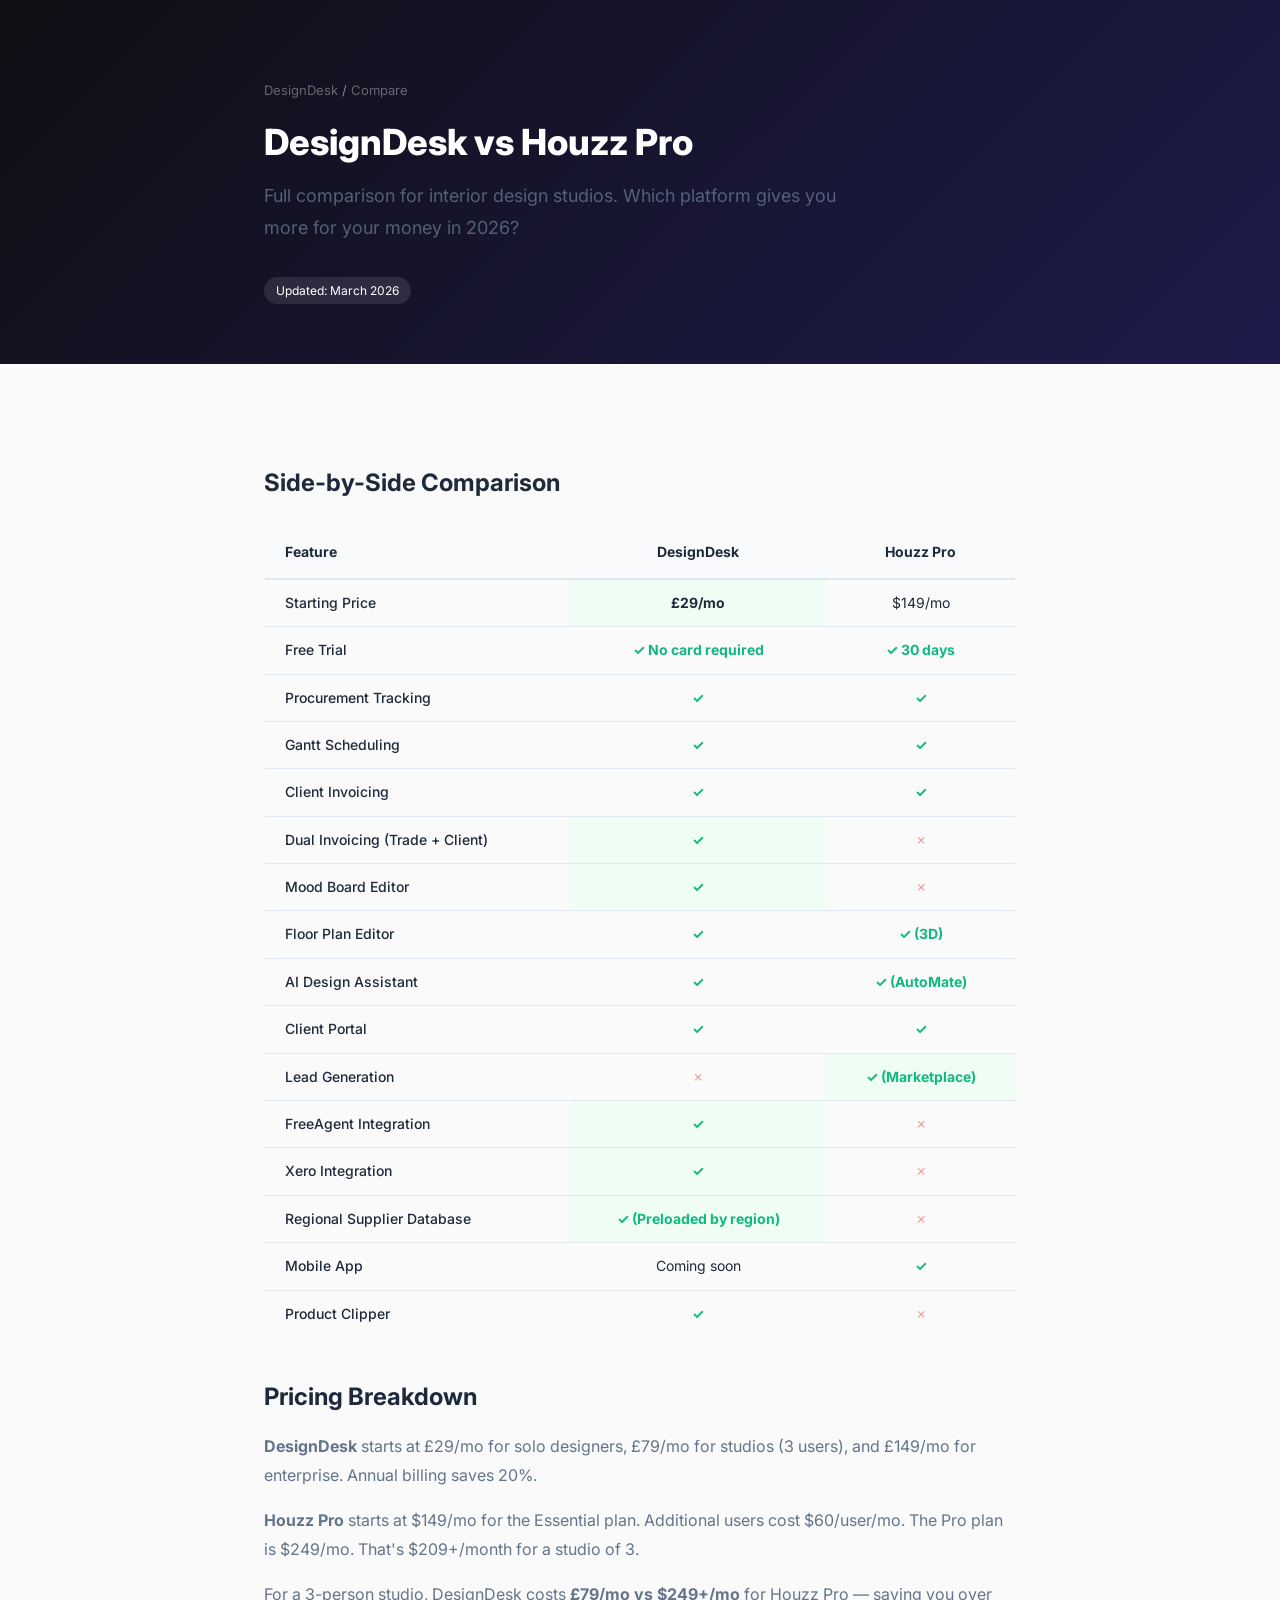
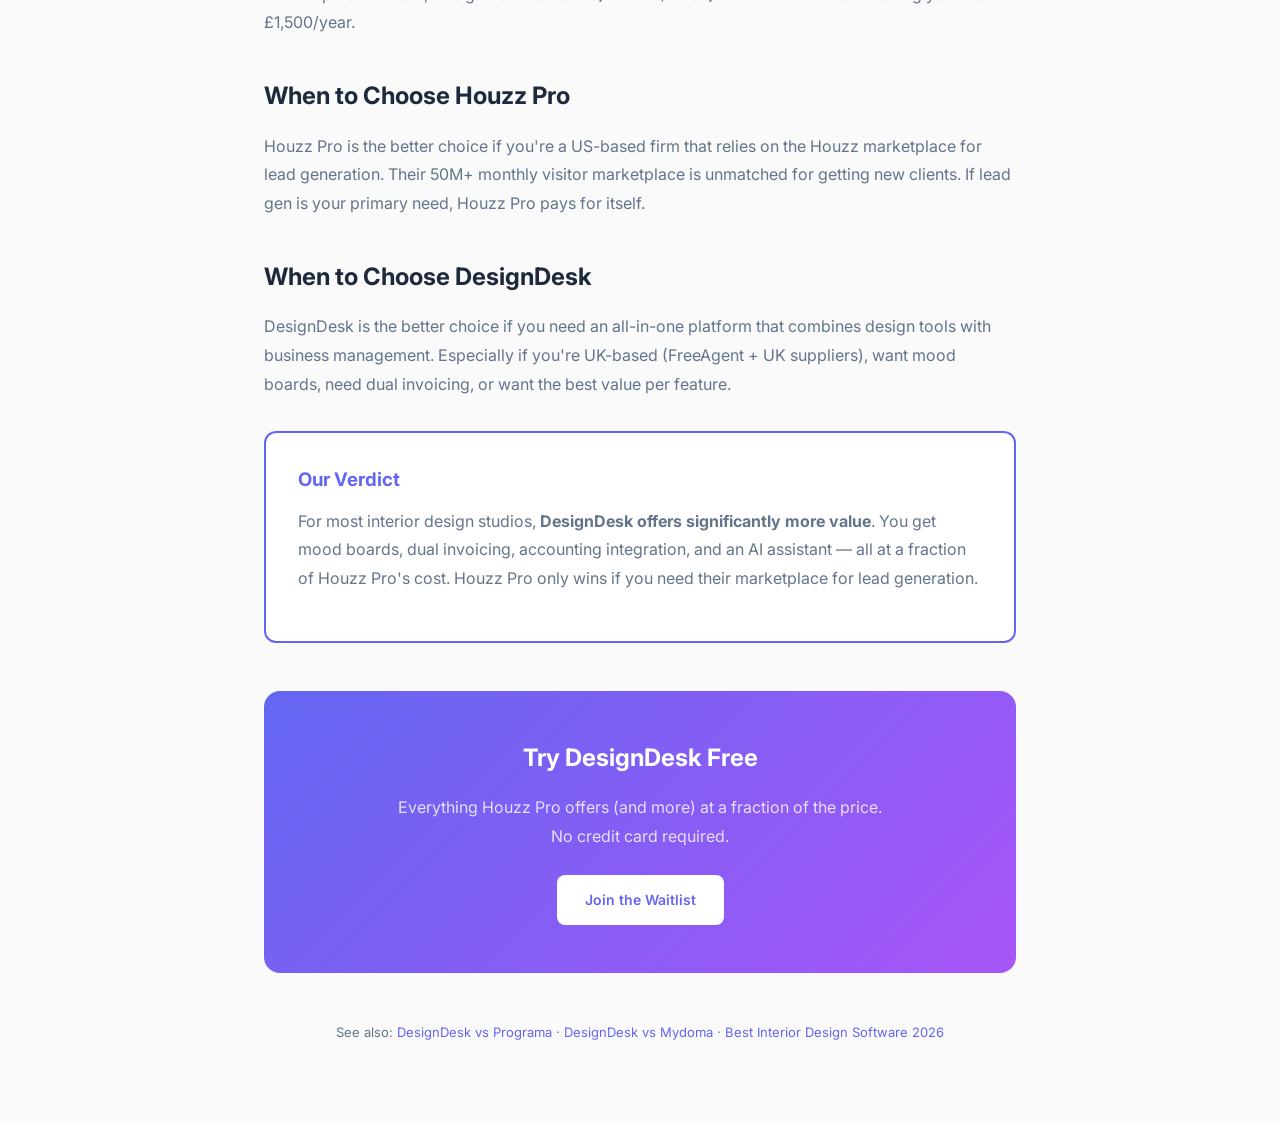
<file: compare/designdesk-vs-houzz-pro.html>
<!DOCTYPE html>
<html lang="en">
<head>
  <meta charset="UTF-8">
  <meta name="viewport" content="width=device-width, initial-scale=1.0">
  <title>DesignDesk vs Houzz Pro 2026 | Interior Design Software Comparison</title>
  <meta name="description" content="DesignDesk vs Houzz Pro: honest comparison for interior designers. Features, pricing, integrations, and which tool is right for your studio in 2026.">
  <link rel="canonical" href="https://ms170888.github.io/DesignDesk/compare/designdesk-vs-houzz-pro.html">
  <meta property="og:type" content="article">
  <meta property="og:title" content="DesignDesk vs Houzz Pro 2026 — Which is Better?">
  <meta property="og:description" content="Full comparison of DesignDesk and Houzz Pro for interior design studios. Features, pricing, and honest pros/cons.">
  <meta name="twitter:card" content="summary_large_image">
  <link rel="preconnect" href="https://fonts.googleapis.com">
  <link rel="preconnect" href="https://fonts.gstatic.com" crossorigin>
  <link href="https://fonts.googleapis.com/css2?family=Inter:wght@300;400;500;600;700;800&display=swap" rel="stylesheet">
  <style>
    :root { --primary: #6366f1; --accent: #a855f7; --text: #1e293b; --text-secondary: #64748b; --border: #e2e8f0; --surface: #ffffff; --bg: #fafafa; --success: #10b981; --error: #ef4444; }
    *, *::before, *::after { margin: 0; padding: 0; box-sizing: border-box; }
    body { font-family: 'Inter', -apple-system, sans-serif; color: var(--text); background: var(--bg); line-height: 1.6; }
    .container { max-width: 800px; margin: 0 auto; padding: 0 24px; }
    a { color: var(--primary); text-decoration: none; }
    a:hover { text-decoration: underline; }
    .page-header { background: linear-gradient(135deg, #0f0f14, #1e1b4b); color: white; padding: 80px 0 60px; }
    .page-header h1 { font-size: 36px; font-weight: 800; line-height: 1.2; margin-bottom: 16px; }
    .page-header p { font-size: 18px; opacity: .8; max-width: 600px; }
    .breadcrumb { font-size: 13px; opacity: .5; margin-bottom: 20px; }
    .breadcrumb a { color: white; opacity: .7; }
    .updated { display: inline-block; background: rgba(255,255,255,.1); padding: 4px 12px; border-radius: 100px; font-size: 12px; margin-top: 16px; }
    .content { padding: 60px 0; }
    h2 { font-size: 24px; margin: 40px 0 16px; }
    p { margin-bottom: 16px; color: var(--text-secondary); line-height: 1.8; }
    .vs-table { width: 100%; border-collapse: collapse; margin: 24px 0; border-radius: 12px; overflow: hidden; border: 1px solid var(--border); }
    .vs-table th { background: #f8fafc; padding: 14px 20px; font-size: 14px; font-weight: 700; text-align: center; border-bottom: 2px solid var(--border); }
    .vs-table th:first-child { text-align: left; }
    .vs-table td { padding: 12px 20px; border-bottom: 1px solid var(--border); text-align: center; font-size: 14px; }
    .vs-table td:first-child { text-align: left; font-weight: 500; }
    .check { color: var(--success); font-weight: 700; }
    .cross { color: var(--error); opacity: .5; }
    .winner { background: #f0fdf4; }
    .verdict { background: var(--surface); border: 2px solid var(--primary); border-radius: 12px; padding: 32px; margin: 32px 0; }
    .verdict h3 { color: var(--primary); margin-bottom: 12px; }
    .cta-box { background: linear-gradient(135deg, var(--primary), var(--accent)); border-radius: 16px; padding: 48px; text-align: center; color: white; margin: 48px 0; }
    .cta-box h2 { color: white; margin-top: 0; }
    .cta-box p { color: rgba(255,255,255,.8); max-width: 500px; margin: 0 auto 24px; }
    .btn { display: inline-flex; padding: 14px 28px; border-radius: 8px; font-weight: 600; font-size: 14px; text-decoration: none; cursor: pointer; }
    .btn-white { background: white; color: var(--primary); }
    .btn-white:hover { background: #f0f0ff; text-decoration: none; }
    @media (max-width: 768px) { .page-header h1 { font-size: 28px; } .vs-table { font-size: 12px; } .vs-table th, .vs-table td { padding: 8px 12px; } }
  </style>
</head>
<body>

<header class="page-header">
  <div class="container">
    <div class="breadcrumb"><a href="../">DesignDesk</a> / <a href="best-interior-design-software.html">Compare</a></div>
    <h1>DesignDesk vs Houzz Pro</h1>
    <p>Full comparison for interior design studios. Which platform gives you more for your money in 2026?</p>
    <span class="updated">Updated: March 2026</span>
  </div>
</header>

<div class="content">
  <div class="container">

    <h2>Side-by-Side Comparison</h2>

    <table class="vs-table">
      <thead>
        <tr><th>Feature</th><th>DesignDesk</th><th>Houzz Pro</th></tr>
      </thead>
      <tbody>
        <tr><td>Starting Price</td><td class="winner"><strong>&pound;29/mo</strong></td><td>$149/mo</td></tr>
        <tr><td>Free Trial</td><td class="check">&#10003; No card required</td><td class="check">&#10003; 30 days</td></tr>
        <tr><td>Procurement Tracking</td><td class="check">&#10003;</td><td class="check">&#10003;</td></tr>
        <tr><td>Gantt Scheduling</td><td class="check">&#10003;</td><td class="check">&#10003;</td></tr>
        <tr><td>Client Invoicing</td><td class="check">&#10003;</td><td class="check">&#10003;</td></tr>
        <tr><td>Dual Invoicing (Trade + Client)</td><td class="winner check">&#10003;</td><td class="cross">&#10007;</td></tr>
        <tr><td>Mood Board Editor</td><td class="winner check">&#10003;</td><td class="cross">&#10007;</td></tr>
        <tr><td>Floor Plan Editor</td><td class="check">&#10003;</td><td class="check">&#10003; (3D)</td></tr>
        <tr><td>AI Design Assistant</td><td class="check">&#10003;</td><td class="check">&#10003; (AutoMate)</td></tr>
        <tr><td>Client Portal</td><td class="check">&#10003;</td><td class="check">&#10003;</td></tr>
        <tr><td>Lead Generation</td><td class="cross">&#10007;</td><td class="winner check">&#10003; (Marketplace)</td></tr>
        <tr><td>FreeAgent Integration</td><td class="winner check">&#10003;</td><td class="cross">&#10007;</td></tr>
        <tr><td>Xero Integration</td><td class="winner check">&#10003;</td><td class="cross">&#10007;</td></tr>
        <tr><td>Regional Supplier Database</td><td class="winner check">&#10003; (Preloaded by region)</td><td class="cross">&#10007;</td></tr>
        <tr><td>Mobile App</td><td>Coming soon</td><td class="check">&#10003;</td></tr>
        <tr><td>Product Clipper</td><td class="check">&#10003;</td><td class="cross">&#10007;</td></tr>
      </tbody>
    </table>

    <h2>Pricing Breakdown</h2>
    <p><strong>DesignDesk</strong> starts at &pound;29/mo for solo designers, &pound;79/mo for studios (3 users), and &pound;149/mo for enterprise. Annual billing saves 20%.</p>
    <p><strong>Houzz Pro</strong> starts at $149/mo for the Essential plan. Additional users cost $60/user/mo. The Pro plan is $249/mo. That's $209+/month for a studio of 3.</p>
    <p>For a 3-person studio, DesignDesk costs <strong>&pound;79/mo vs $249+/mo</strong> for Houzz Pro &mdash; saving you over &pound;1,500/year.</p>

    <h2>When to Choose Houzz Pro</h2>
    <p>Houzz Pro is the better choice if you're a US-based firm that relies on the Houzz marketplace for lead generation. Their 50M+ monthly visitor marketplace is unmatched for getting new clients. If lead gen is your primary need, Houzz Pro pays for itself.</p>

    <h2>When to Choose DesignDesk</h2>
    <p>DesignDesk is the better choice if you need an all-in-one platform that combines design tools with business management. Especially if you're UK-based (FreeAgent + UK suppliers), want mood boards, need dual invoicing, or want the best value per feature.</p>

    <div class="verdict">
      <h3>Our Verdict</h3>
      <p>For most interior design studios, <strong>DesignDesk offers significantly more value</strong>. You get mood boards, dual invoicing, accounting integration, and an AI assistant &mdash; all at a fraction of Houzz Pro's cost. Houzz Pro only wins if you need their marketplace for lead generation.</p>
    </div>

    <div class="cta-box">
      <h2>Try DesignDesk Free</h2>
      <p>Everything Houzz Pro offers (and more) at a fraction of the price. No credit card required.</p>
      <a href="../#waitlist" class="btn btn-white">Join the Waitlist</a>
    </div>

    <p style="text-align: center; font-size: 13px;">See also: <a href="designdesk-vs-programa.html">DesignDesk vs Programa</a> &middot; <a href="designdesk-vs-mydoma.html">DesignDesk vs Mydoma</a> &middot; <a href="best-interior-design-software.html">Best Interior Design Software 2026</a></p>

  </div>
</div>

</body>
</html>
</file>
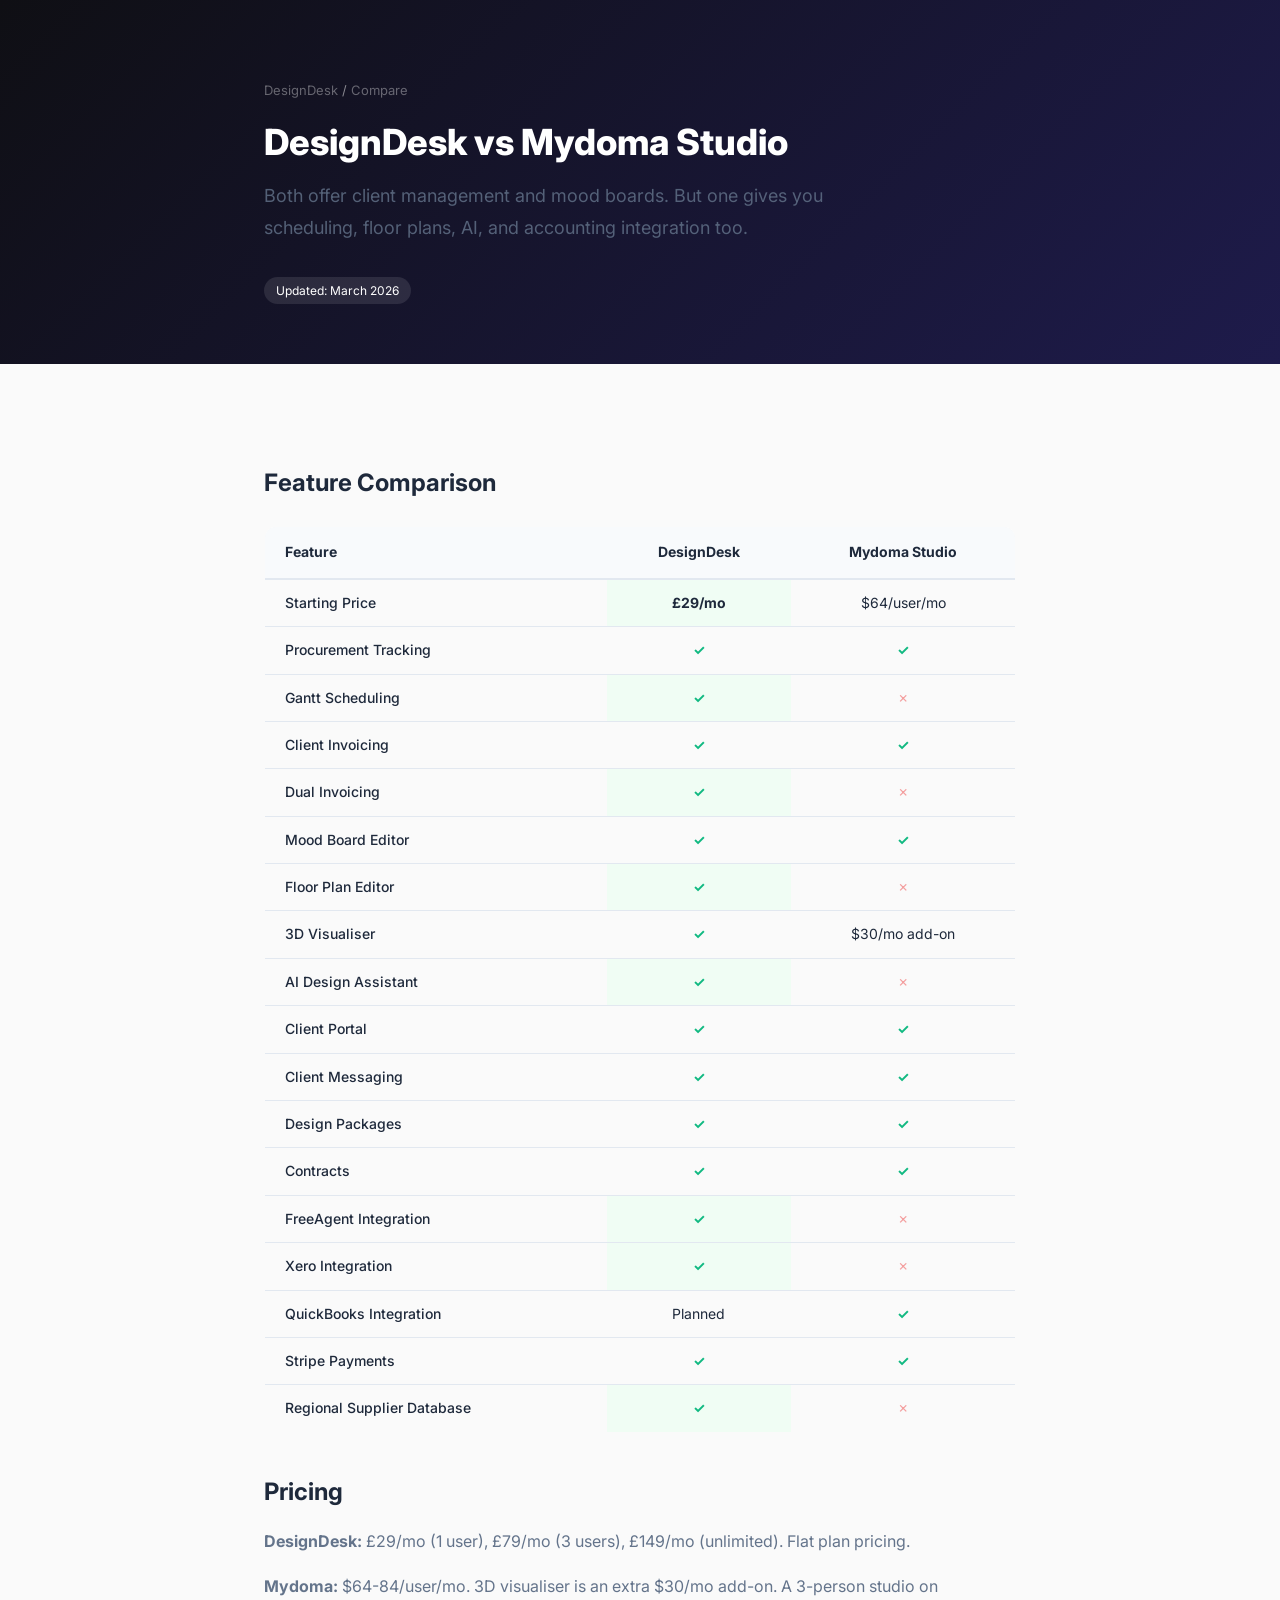
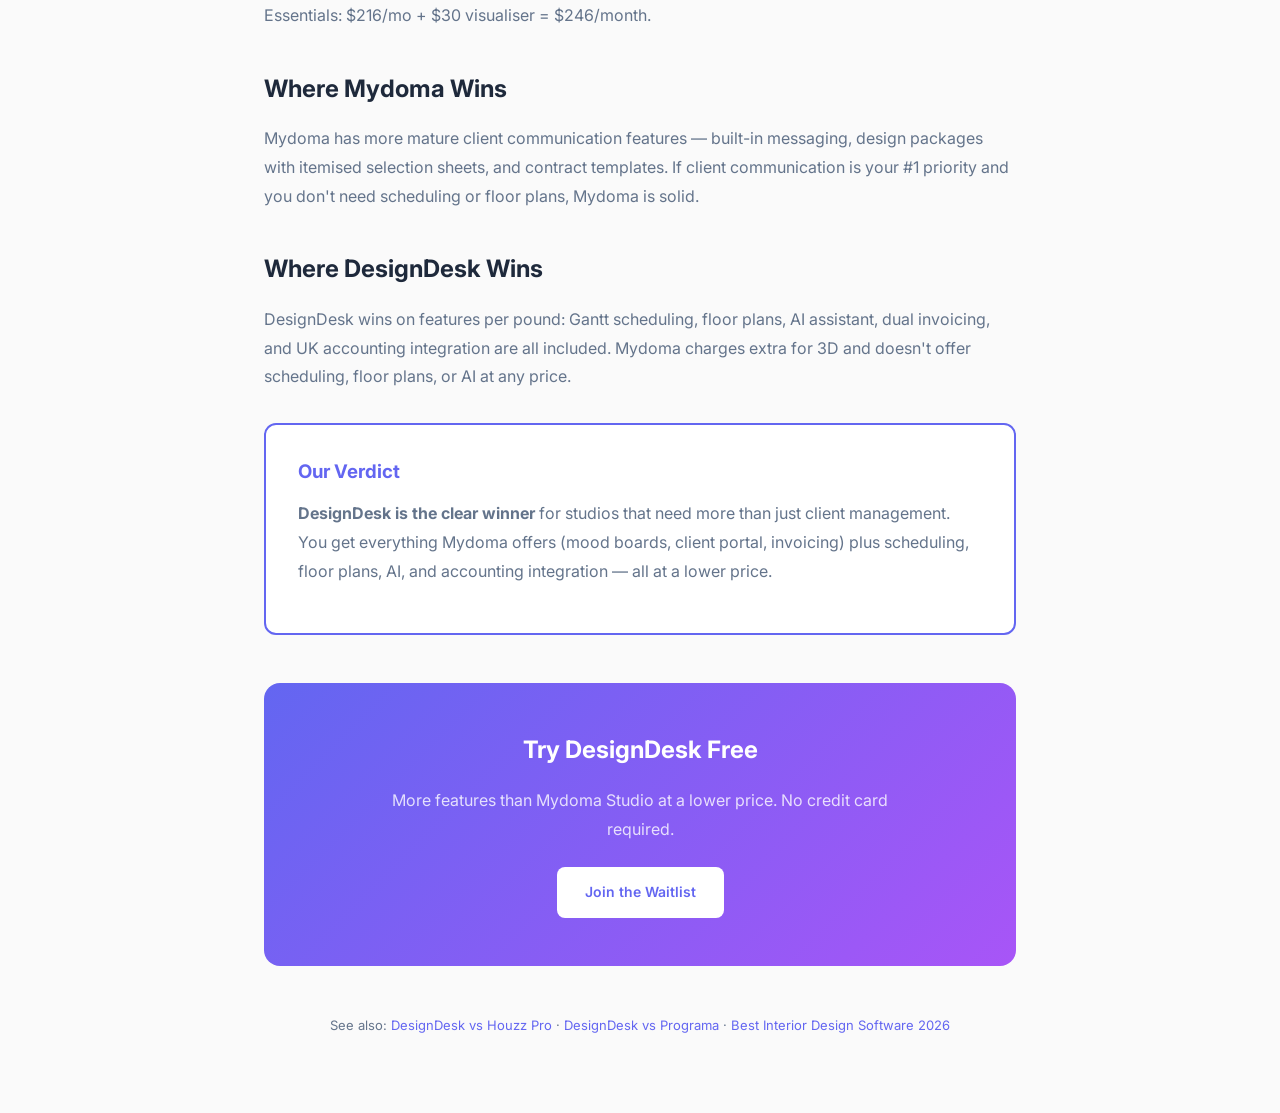
<file: compare/designdesk-vs-mydoma.html>
<!DOCTYPE html>
<html lang="en">
<head>
  <meta charset="UTF-8">
  <meta name="viewport" content="width=device-width, initial-scale=1.0">
  <title>DesignDesk vs Mydoma Studio 2026 | Interior Design Software Comparison</title>
  <meta name="description" content="DesignDesk vs Mydoma Studio: full comparison for interior designers. Client portals, design tools, invoicing, and pricing for 2026.">
  <link rel="canonical" href="https://ms170888.github.io/DesignDesk/compare/designdesk-vs-mydoma.html">
  <meta property="og:type" content="article">
  <meta property="og:title" content="DesignDesk vs Mydoma Studio 2026 — Which is Better?">
  <meta name="twitter:card" content="summary_large_image">
  <link rel="preconnect" href="https://fonts.googleapis.com">
  <link rel="preconnect" href="https://fonts.gstatic.com" crossorigin>
  <link href="https://fonts.googleapis.com/css2?family=Inter:wght@300;400;500;600;700;800&display=swap" rel="stylesheet">
  <style>
    :root { --primary: #6366f1; --accent: #a855f7; --text: #1e293b; --text-secondary: #64748b; --border: #e2e8f0; --surface: #ffffff; --bg: #fafafa; --success: #10b981; --error: #ef4444; }
    *, *::before, *::after { margin: 0; padding: 0; box-sizing: border-box; }
    body { font-family: 'Inter', -apple-system, sans-serif; color: var(--text); background: var(--bg); line-height: 1.6; }
    .container { max-width: 800px; margin: 0 auto; padding: 0 24px; }
    a { color: var(--primary); text-decoration: none; }
    a:hover { text-decoration: underline; }
    .page-header { background: linear-gradient(135deg, #0f0f14, #1e1b4b); color: white; padding: 80px 0 60px; }
    .page-header h1 { font-size: 36px; font-weight: 800; line-height: 1.2; margin-bottom: 16px; }
    .page-header p { font-size: 18px; opacity: .8; max-width: 600px; }
    .breadcrumb { font-size: 13px; opacity: .5; margin-bottom: 20px; }
    .breadcrumb a { color: white; opacity: .7; }
    .updated { display: inline-block; background: rgba(255,255,255,.1); padding: 4px 12px; border-radius: 100px; font-size: 12px; margin-top: 16px; }
    .content { padding: 60px 0; }
    h2 { font-size: 24px; margin: 40px 0 16px; }
    p { margin-bottom: 16px; color: var(--text-secondary); line-height: 1.8; }
    .vs-table { width: 100%; border-collapse: collapse; margin: 24px 0; border-radius: 12px; overflow: hidden; border: 1px solid var(--border); }
    .vs-table th { background: #f8fafc; padding: 14px 20px; font-size: 14px; font-weight: 700; text-align: center; border-bottom: 2px solid var(--border); }
    .vs-table th:first-child { text-align: left; }
    .vs-table td { padding: 12px 20px; border-bottom: 1px solid var(--border); text-align: center; font-size: 14px; }
    .vs-table td:first-child { text-align: left; font-weight: 500; }
    .check { color: var(--success); font-weight: 700; }
    .cross { color: var(--error); opacity: .5; }
    .winner { background: #f0fdf4; }
    .verdict { background: var(--surface); border: 2px solid var(--primary); border-radius: 12px; padding: 32px; margin: 32px 0; }
    .verdict h3 { color: var(--primary); margin-bottom: 12px; }
    .cta-box { background: linear-gradient(135deg, var(--primary), var(--accent)); border-radius: 16px; padding: 48px; text-align: center; color: white; margin: 48px 0; }
    .cta-box h2 { color: white; margin-top: 0; }
    .cta-box p { color: rgba(255,255,255,.8); max-width: 500px; margin: 0 auto 24px; }
    .btn { display: inline-flex; padding: 14px 28px; border-radius: 8px; font-weight: 600; font-size: 14px; text-decoration: none; }
    .btn-white { background: white; color: var(--primary); }
    .btn-white:hover { background: #f0f0ff; text-decoration: none; }
    @media (max-width: 768px) { .page-header h1 { font-size: 28px; } .vs-table { font-size: 12px; } .vs-table th, .vs-table td { padding: 8px 12px; } }
  </style>
</head>
<body>

<header class="page-header">
  <div class="container">
    <div class="breadcrumb"><a href="../">DesignDesk</a> / <a href="best-interior-design-software.html">Compare</a></div>
    <h1>DesignDesk vs Mydoma Studio</h1>
    <p>Both offer client management and mood boards. But one gives you scheduling, floor plans, AI, and accounting integration too.</p>
    <span class="updated">Updated: March 2026</span>
  </div>
</header>

<div class="content">
  <div class="container">

    <h2>Feature Comparison</h2>

    <table class="vs-table">
      <thead>
        <tr><th>Feature</th><th>DesignDesk</th><th>Mydoma Studio</th></tr>
      </thead>
      <tbody>
        <tr><td>Starting Price</td><td class="winner"><strong>&pound;29/mo</strong></td><td>$64/user/mo</td></tr>
        <tr><td>Procurement Tracking</td><td class="check">&#10003;</td><td class="check">&#10003;</td></tr>
        <tr><td>Gantt Scheduling</td><td class="winner check">&#10003;</td><td class="cross">&#10007;</td></tr>
        <tr><td>Client Invoicing</td><td class="check">&#10003;</td><td class="check">&#10003;</td></tr>
        <tr><td>Dual Invoicing</td><td class="winner check">&#10003;</td><td class="cross">&#10007;</td></tr>
        <tr><td>Mood Board Editor</td><td class="check">&#10003;</td><td class="check">&#10003;</td></tr>
        <tr><td>Floor Plan Editor</td><td class="winner check">&#10003;</td><td class="cross">&#10007;</td></tr>
        <tr><td>3D Visualiser</td><td class="check">&#10003;</td><td>$30/mo add-on</td></tr>
        <tr><td>AI Design Assistant</td><td class="winner check">&#10003;</td><td class="cross">&#10007;</td></tr>
        <tr><td>Client Portal</td><td class="check">&#10003;</td><td class="check">&#10003;</td></tr>
        <tr><td>Client Messaging</td><td class="check">&#10003;</td><td class="check">&#10003;</td></tr>
        <tr><td>Design Packages</td><td class="check">&#10003;</td><td class="check">&#10003;</td></tr>
        <tr><td>Contracts</td><td class="check">&#10003;</td><td class="check">&#10003;</td></tr>
        <tr><td>FreeAgent Integration</td><td class="winner check">&#10003;</td><td class="cross">&#10007;</td></tr>
        <tr><td>Xero Integration</td><td class="winner check">&#10003;</td><td class="cross">&#10007;</td></tr>
        <tr><td>QuickBooks Integration</td><td>Planned</td><td class="check">&#10003;</td></tr>
        <tr><td>Stripe Payments</td><td class="check">&#10003;</td><td class="check">&#10003;</td></tr>
        <tr><td>Regional Supplier Database</td><td class="winner check">&#10003;</td><td class="cross">&#10007;</td></tr>
      </tbody>
    </table>

    <h2>Pricing</h2>
    <p><strong>DesignDesk:</strong> &pound;29/mo (1 user), &pound;79/mo (3 users), &pound;149/mo (unlimited). Flat plan pricing.</p>
    <p><strong>Mydoma:</strong> $64-84/user/mo. 3D visualiser is an extra $30/mo add-on. A 3-person studio on Essentials: $216/mo + $30 visualiser = $246/month.</p>

    <h2>Where Mydoma Wins</h2>
    <p>Mydoma has more mature client communication features &mdash; built-in messaging, design packages with itemised selection sheets, and contract templates. If client communication is your #1 priority and you don't need scheduling or floor plans, Mydoma is solid.</p>

    <h2>Where DesignDesk Wins</h2>
    <p>DesignDesk wins on features per pound: Gantt scheduling, floor plans, AI assistant, dual invoicing, and UK accounting integration are all included. Mydoma charges extra for 3D and doesn't offer scheduling, floor plans, or AI at any price.</p>

    <div class="verdict">
      <h3>Our Verdict</h3>
      <p><strong>DesignDesk is the clear winner</strong> for studios that need more than just client management. You get everything Mydoma offers (mood boards, client portal, invoicing) plus scheduling, floor plans, AI, and accounting integration &mdash; all at a lower price.</p>
    </div>

    <div class="cta-box">
      <h2>Try DesignDesk Free</h2>
      <p>More features than Mydoma Studio at a lower price. No credit card required.</p>
      <a href="../#waitlist" class="btn btn-white">Join the Waitlist</a>
    </div>

    <p style="text-align: center; font-size: 13px;">See also: <a href="designdesk-vs-houzz-pro.html">DesignDesk vs Houzz Pro</a> &middot; <a href="designdesk-vs-programa.html">DesignDesk vs Programa</a> &middot; <a href="best-interior-design-software.html">Best Interior Design Software 2026</a></p>

  </div>
</div>

</body>
</html>
</file>
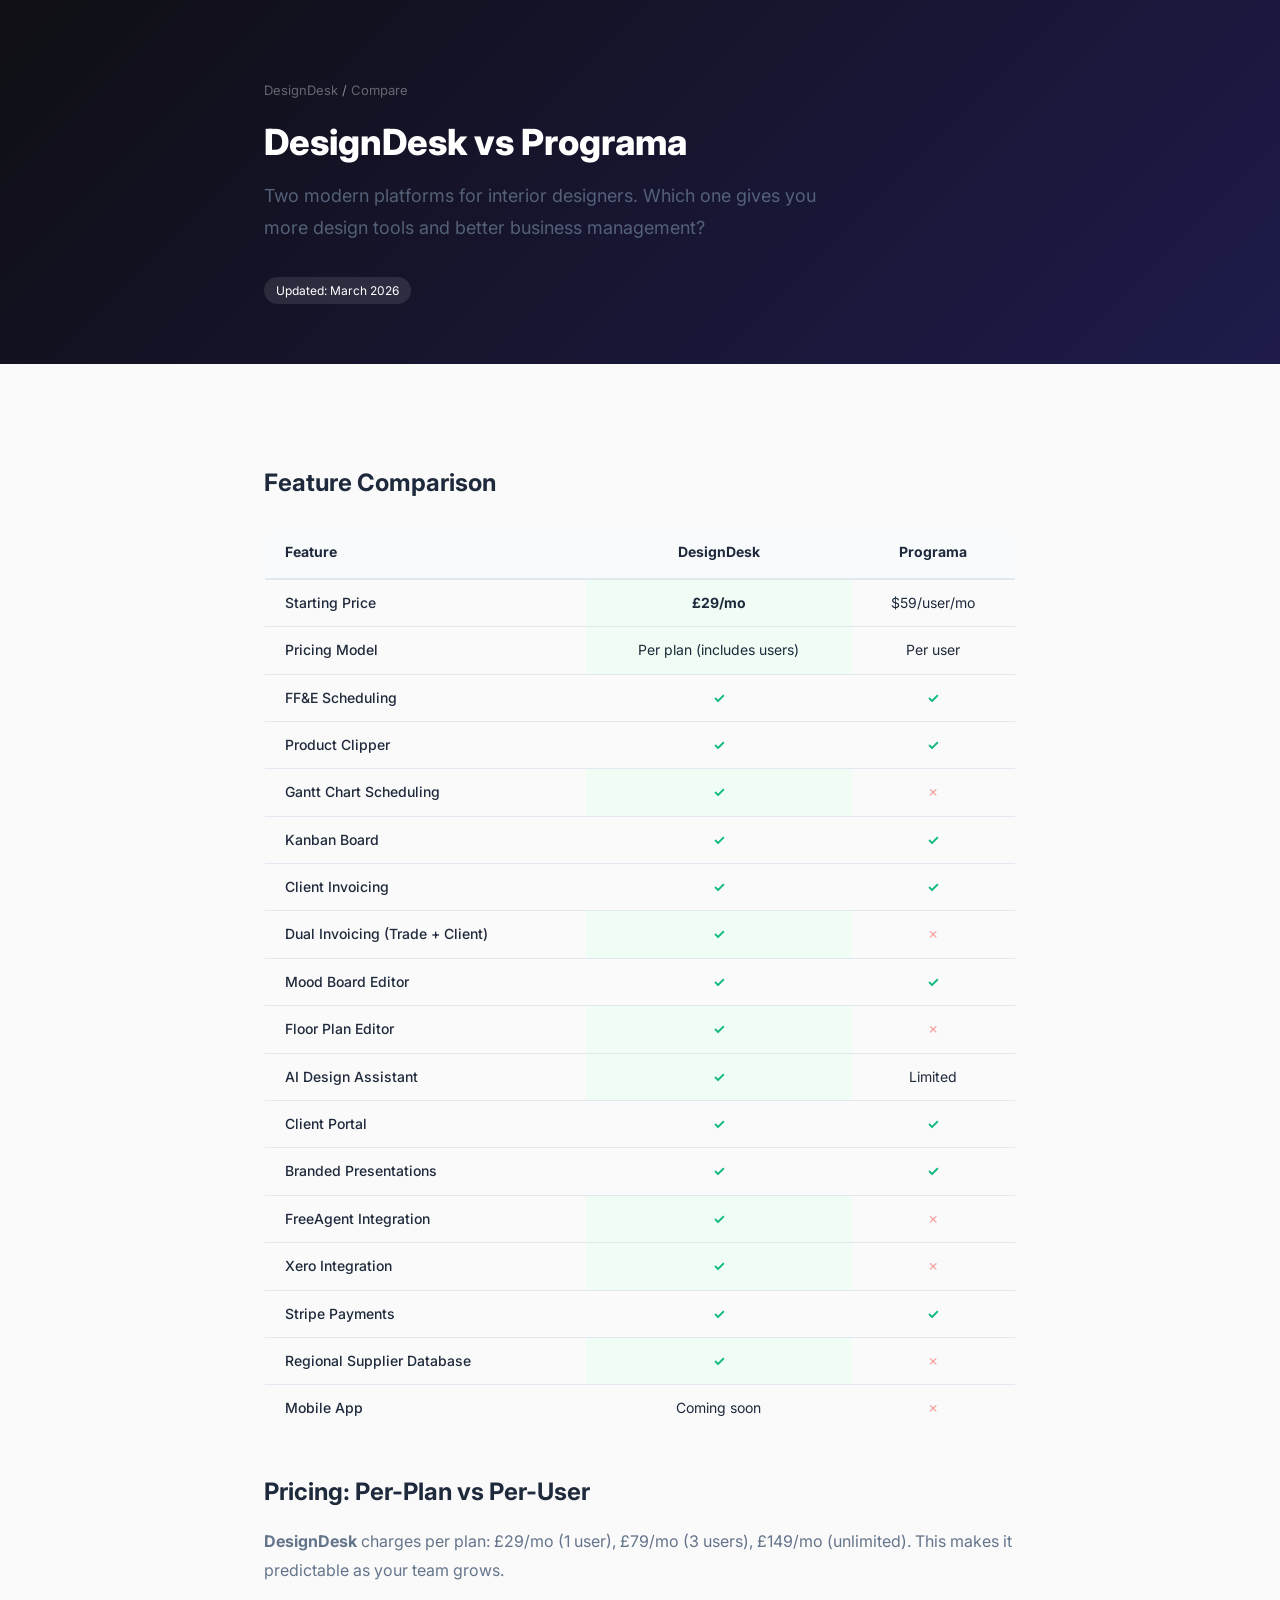
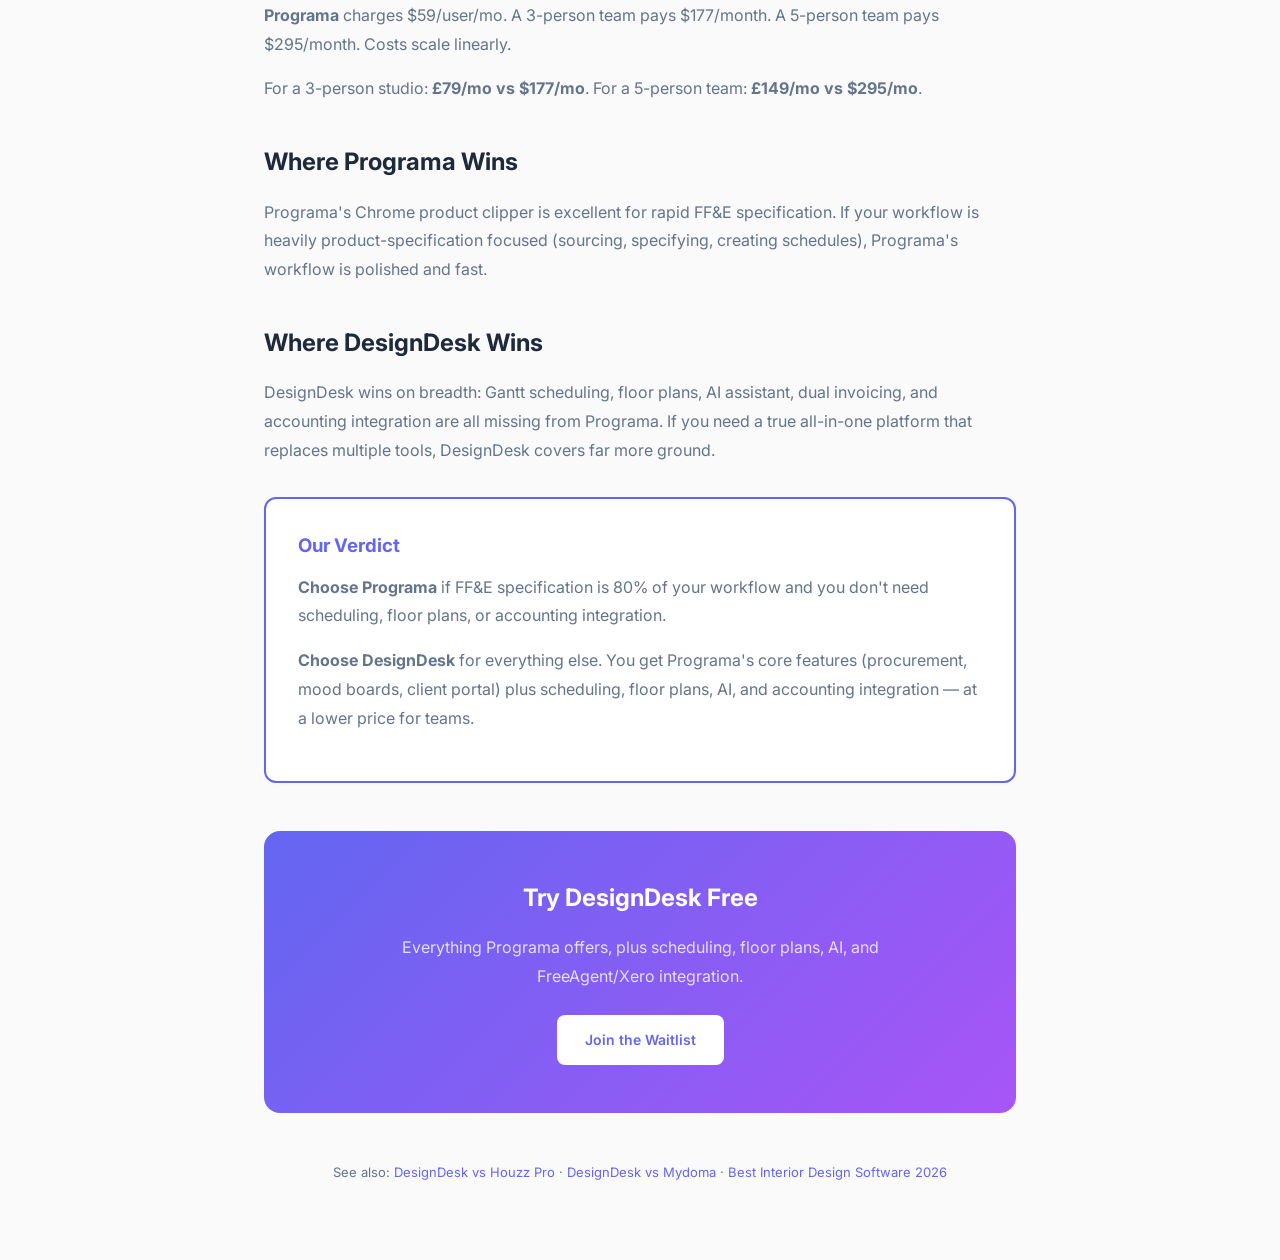
<file: compare/designdesk-vs-programa.html>
<!DOCTYPE html>
<html lang="en">
<head>
  <meta charset="UTF-8">
  <meta name="viewport" content="width=device-width, initial-scale=1.0">
  <title>DesignDesk vs Programa 2026 | Interior Design Software Comparison</title>
  <meta name="description" content="DesignDesk vs Programa: detailed comparison for interior designers. FF&E, scheduling, design tools, pricing, and which platform fits your studio in 2026.">
  <link rel="canonical" href="https://ms170888.github.io/DesignDesk/compare/designdesk-vs-programa.html">
  <meta property="og:type" content="article">
  <meta property="og:title" content="DesignDesk vs Programa 2026 — Which is Better?">
  <meta name="twitter:card" content="summary_large_image">
  <link rel="preconnect" href="https://fonts.googleapis.com">
  <link rel="preconnect" href="https://fonts.gstatic.com" crossorigin>
  <link href="https://fonts.googleapis.com/css2?family=Inter:wght@300;400;500;600;700;800&display=swap" rel="stylesheet">
  <style>
    :root { --primary: #6366f1; --accent: #a855f7; --text: #1e293b; --text-secondary: #64748b; --border: #e2e8f0; --surface: #ffffff; --bg: #fafafa; --success: #10b981; --error: #ef4444; }
    *, *::before, *::after { margin: 0; padding: 0; box-sizing: border-box; }
    body { font-family: 'Inter', -apple-system, sans-serif; color: var(--text); background: var(--bg); line-height: 1.6; }
    .container { max-width: 800px; margin: 0 auto; padding: 0 24px; }
    a { color: var(--primary); text-decoration: none; }
    a:hover { text-decoration: underline; }
    .page-header { background: linear-gradient(135deg, #0f0f14, #1e1b4b); color: white; padding: 80px 0 60px; }
    .page-header h1 { font-size: 36px; font-weight: 800; line-height: 1.2; margin-bottom: 16px; }
    .page-header p { font-size: 18px; opacity: .8; max-width: 600px; }
    .breadcrumb { font-size: 13px; opacity: .5; margin-bottom: 20px; }
    .breadcrumb a { color: white; opacity: .7; }
    .updated { display: inline-block; background: rgba(255,255,255,.1); padding: 4px 12px; border-radius: 100px; font-size: 12px; margin-top: 16px; }
    .content { padding: 60px 0; }
    h2 { font-size: 24px; margin: 40px 0 16px; }
    p { margin-bottom: 16px; color: var(--text-secondary); line-height: 1.8; }
    .vs-table { width: 100%; border-collapse: collapse; margin: 24px 0; border-radius: 12px; overflow: hidden; border: 1px solid var(--border); }
    .vs-table th { background: #f8fafc; padding: 14px 20px; font-size: 14px; font-weight: 700; text-align: center; border-bottom: 2px solid var(--border); }
    .vs-table th:first-child { text-align: left; }
    .vs-table td { padding: 12px 20px; border-bottom: 1px solid var(--border); text-align: center; font-size: 14px; }
    .vs-table td:first-child { text-align: left; font-weight: 500; }
    .check { color: var(--success); font-weight: 700; }
    .cross { color: var(--error); opacity: .5; }
    .winner { background: #f0fdf4; }
    .verdict { background: var(--surface); border: 2px solid var(--primary); border-radius: 12px; padding: 32px; margin: 32px 0; }
    .verdict h3 { color: var(--primary); margin-bottom: 12px; }
    .cta-box { background: linear-gradient(135deg, var(--primary), var(--accent)); border-radius: 16px; padding: 48px; text-align: center; color: white; margin: 48px 0; }
    .cta-box h2 { color: white; margin-top: 0; }
    .cta-box p { color: rgba(255,255,255,.8); max-width: 500px; margin: 0 auto 24px; }
    .btn { display: inline-flex; padding: 14px 28px; border-radius: 8px; font-weight: 600; font-size: 14px; text-decoration: none; }
    .btn-white { background: white; color: var(--primary); }
    .btn-white:hover { background: #f0f0ff; text-decoration: none; }
    @media (max-width: 768px) { .page-header h1 { font-size: 28px; } .vs-table { font-size: 12px; } .vs-table th, .vs-table td { padding: 8px 12px; } }
  </style>
</head>
<body>

<header class="page-header">
  <div class="container">
    <div class="breadcrumb"><a href="../">DesignDesk</a> / <a href="best-interior-design-software.html">Compare</a></div>
    <h1>DesignDesk vs Programa</h1>
    <p>Two modern platforms for interior designers. Which one gives you more design tools and better business management?</p>
    <span class="updated">Updated: March 2026</span>
  </div>
</header>

<div class="content">
  <div class="container">

    <h2>Feature Comparison</h2>

    <table class="vs-table">
      <thead>
        <tr><th>Feature</th><th>DesignDesk</th><th>Programa</th></tr>
      </thead>
      <tbody>
        <tr><td>Starting Price</td><td class="winner"><strong>&pound;29/mo</strong></td><td>$59/user/mo</td></tr>
        <tr><td>Pricing Model</td><td class="winner">Per plan (includes users)</td><td>Per user</td></tr>
        <tr><td>FF&E Scheduling</td><td class="check">&#10003;</td><td class="check">&#10003;</td></tr>
        <tr><td>Product Clipper</td><td class="check">&#10003;</td><td class="check">&#10003;</td></tr>
        <tr><td>Gantt Chart Scheduling</td><td class="winner check">&#10003;</td><td class="cross">&#10007;</td></tr>
        <tr><td>Kanban Board</td><td class="check">&#10003;</td><td class="check">&#10003;</td></tr>
        <tr><td>Client Invoicing</td><td class="check">&#10003;</td><td class="check">&#10003;</td></tr>
        <tr><td>Dual Invoicing (Trade + Client)</td><td class="winner check">&#10003;</td><td class="cross">&#10007;</td></tr>
        <tr><td>Mood Board Editor</td><td class="check">&#10003;</td><td class="check">&#10003;</td></tr>
        <tr><td>Floor Plan Editor</td><td class="winner check">&#10003;</td><td class="cross">&#10007;</td></tr>
        <tr><td>AI Design Assistant</td><td class="winner check">&#10003;</td><td>Limited</td></tr>
        <tr><td>Client Portal</td><td class="check">&#10003;</td><td class="check">&#10003;</td></tr>
        <tr><td>Branded Presentations</td><td class="check">&#10003;</td><td class="check">&#10003;</td></tr>
        <tr><td>FreeAgent Integration</td><td class="winner check">&#10003;</td><td class="cross">&#10007;</td></tr>
        <tr><td>Xero Integration</td><td class="winner check">&#10003;</td><td class="cross">&#10007;</td></tr>
        <tr><td>Stripe Payments</td><td class="check">&#10003;</td><td class="check">&#10003;</td></tr>
        <tr><td>Regional Supplier Database</td><td class="winner check">&#10003;</td><td class="cross">&#10007;</td></tr>
        <tr><td>Mobile App</td><td>Coming soon</td><td class="cross">&#10007;</td></tr>
      </tbody>
    </table>

    <h2>Pricing: Per-Plan vs Per-User</h2>
    <p><strong>DesignDesk</strong> charges per plan: &pound;29/mo (1 user), &pound;79/mo (3 users), &pound;149/mo (unlimited). This makes it predictable as your team grows.</p>
    <p><strong>Programa</strong> charges $59/user/mo. A 3-person team pays $177/month. A 5-person team pays $295/month. Costs scale linearly.</p>
    <p>For a 3-person studio: <strong>&pound;79/mo vs $177/mo</strong>. For a 5-person team: <strong>&pound;149/mo vs $295/mo</strong>.</p>

    <h2>Where Programa Wins</h2>
    <p>Programa's Chrome product clipper is excellent for rapid FF&E specification. If your workflow is heavily product-specification focused (sourcing, specifying, creating schedules), Programa's workflow is polished and fast.</p>

    <h2>Where DesignDesk Wins</h2>
    <p>DesignDesk wins on breadth: Gantt scheduling, floor plans, AI assistant, dual invoicing, and accounting integration are all missing from Programa. If you need a true all-in-one platform that replaces multiple tools, DesignDesk covers far more ground.</p>

    <div class="verdict">
      <h3>Our Verdict</h3>
      <p><strong>Choose Programa</strong> if FF&E specification is 80% of your workflow and you don't need scheduling, floor plans, or accounting integration.</p>
      <p><strong>Choose DesignDesk</strong> for everything else. You get Programa's core features (procurement, mood boards, client portal) plus scheduling, floor plans, AI, and accounting integration &mdash; at a lower price for teams.</p>
    </div>

    <div class="cta-box">
      <h2>Try DesignDesk Free</h2>
      <p>Everything Programa offers, plus scheduling, floor plans, AI, and FreeAgent/Xero integration.</p>
      <a href="../#waitlist" class="btn btn-white">Join the Waitlist</a>
    </div>

    <p style="text-align: center; font-size: 13px;">See also: <a href="designdesk-vs-houzz-pro.html">DesignDesk vs Houzz Pro</a> &middot; <a href="designdesk-vs-mydoma.html">DesignDesk vs Mydoma</a> &middot; <a href="best-interior-design-software.html">Best Interior Design Software 2026</a></p>

  </div>
</div>

</body>
</html>
</file>
<file: styles.css>
/* DesignDesk — Styles */

:root {
  --primary: #6366f1;
  --primary-light: #818cf8;
  --primary-dark: #4f46e5;
  --accent: #a855f7;
  --bg: #fafafa;
  --bg-dark: #0f0f14;
  --surface: #ffffff;
  --surface-dark: #18181b;
  --text: #1e293b;
  --text-secondary: #64748b;
  --text-muted: #94a3b8;
  --border: #e2e8f0;
  --border-light: #f1f5f9;
  --success: #10b981;
  --warning: #f59e0b;
  --error: #ef4444;
  --radius: 12px;
  --radius-lg: 20px;
  --radius-sm: 8px;
  --shadow: 0 1px 3px rgba(0,0,0,.06), 0 1px 2px rgba(0,0,0,.04);
  --shadow-lg: 0 10px 40px rgba(0,0,0,.08);
  --shadow-xl: 0 25px 80px rgba(0,0,0,.12);
}

*, *::before, *::after { margin: 0; padding: 0; box-sizing: border-box; }

html { scroll-behavior: smooth; }

body {
  font-family: 'Inter', -apple-system, sans-serif;
  color: var(--text);
  background: var(--bg);
  line-height: 1.6;
  -webkit-font-smoothing: antialiased;
}

.container { max-width: 1200px; margin: 0 auto; padding: 0 24px; }

/* Typography */
h1, h2, h3, h4 { line-height: 1.2; font-weight: 700; }
.gradient-text {
  background: linear-gradient(135deg, var(--primary), var(--accent));
  -webkit-background-clip: text;
  -webkit-text-fill-color: transparent;
  background-clip: text;
}

/* Buttons */
.btn {
  display: inline-flex;
  align-items: center;
  gap: 8px;
  padding: 12px 24px;
  border-radius: var(--radius-sm);
  font-weight: 600;
  font-size: 14px;
  text-decoration: none;
  transition: all .2s;
  cursor: pointer;
  border: none;
  font-family: inherit;
}
.btn-primary {
  background: linear-gradient(135deg, var(--primary), var(--accent));
  color: white;
  box-shadow: 0 4px 14px rgba(99,102,241,.3);
}
.btn-primary:hover { box-shadow: 0 6px 20px rgba(99,102,241,.4); transform: translateY(-1px); }
.btn-outline {
  background: transparent;
  color: var(--text);
  border: 1.5px solid var(--border);
}
.btn-outline:hover { border-color: var(--primary); color: var(--primary); }
.btn-ghost { background: transparent; color: var(--text-secondary); }
.btn-ghost:hover { color: var(--primary); }

/* Country Selector */
.country-selector { position: relative; }
.country-btn {
  display: flex;
  align-items: center;
  gap: 4px;
  padding: 6px 10px;
  border-radius: var(--radius-sm);
  border: 1px solid var(--border);
  background: var(--surface);
  cursor: pointer;
  font-size: 18px;
  transition: all .2s;
}
.country-btn:hover { border-color: var(--primary); }
.country-btn svg { color: var(--text-muted); }
.country-flag { font-size: 20px; line-height: 1; }
.country-dropdown {
  display: none;
  position: absolute;
  top: 100%;
  right: 0;
  margin-top: 6px;
  background: var(--surface);
  border: 1px solid var(--border);
  border-radius: var(--radius);
  box-shadow: var(--shadow-lg);
  min-width: 200px;
  z-index: 200;
  padding: 6px;
  max-height: 320px;
  overflow-y: auto;
}
.country-dropdown.open { display: block; }
.country-option {
  display: block;
  width: 100%;
  padding: 8px 12px;
  border: none;
  background: none;
  font-family: inherit;
  font-size: 13px;
  text-align: left;
  cursor: pointer;
  border-radius: 6px;
  color: var(--text);
  transition: background .15s;
}
.country-option:hover { background: var(--border-light); }
.country-option.active { background: #eef2ff; color: var(--primary); font-weight: 600; }
.btn-lg { padding: 16px 32px; font-size: 16px; border-radius: var(--radius); }
.btn-block { width: 100%; justify-content: center; }

/* Navigation */
.nav {
  position: fixed;
  top: 0;
  left: 0;
  right: 0;
  z-index: 100;
  background: rgba(250,250,250,.85);
  backdrop-filter: blur(20px);
  border-bottom: 1px solid var(--border-light);
  transition: all .3s;
}
.nav.scrolled { box-shadow: var(--shadow); }
.nav-inner {
  display: flex;
  align-items: center;
  justify-content: space-between;
  max-width: 1200px;
  margin: 0 auto;
  padding: 0 24px;
  height: 64px;
}
.logo { display: flex; align-items: center; gap: 10px; text-decoration: none; }
.logo-text { font-weight: 800; font-size: 20px; color: var(--text); }
.nav-links { display: flex; gap: 32px; }
.nav-links a {
  text-decoration: none;
  color: var(--text-secondary);
  font-size: 14px;
  font-weight: 500;
  transition: color .2s;
}
.nav-links a:hover { color: var(--primary); }
.nav-actions { display: flex; align-items: center; gap: 12px; }
.mobile-menu { display: none; background: none; border: none; cursor: pointer; padding: 8px; }
.mobile-menu span { display: block; width: 20px; height: 2px; background: var(--text); margin: 4px 0; transition: all .3s; }

/* Hero */
.hero {
  position: relative;
  padding: 140px 0 80px;
  overflow: hidden;
}
.hero-bg {
  position: absolute;
  inset: 0;
  z-index: 0;
}
.hero-gradient {
  position: absolute;
  top: -50%;
  right: -20%;
  width: 800px;
  height: 800px;
  background: radial-gradient(circle, rgba(99,102,241,.08) 0%, transparent 70%);
  border-radius: 50%;
}
.hero-grid {
  position: absolute;
  inset: 0;
  background-image: radial-gradient(circle, var(--border) 1px, transparent 1px);
  background-size: 40px 40px;
  opacity: .3;
}
.hero .container {
  position: relative;
  z-index: 1;
  display: grid;
  grid-template-columns: 1fr 1.1fr;
  gap: 60px;
  align-items: center;
}
.hero-badge {
  display: inline-flex;
  align-items: center;
  gap: 8px;
  padding: 6px 16px;
  background: rgba(99,102,241,.08);
  border: 1px solid rgba(99,102,241,.15);
  border-radius: 100px;
  font-size: 13px;
  font-weight: 600;
  color: var(--primary);
  margin-bottom: 24px;
}
.badge-dot {
  width: 6px;
  height: 6px;
  background: var(--primary);
  border-radius: 50%;
  animation: pulse 2s ease infinite;
}
@keyframes pulse { 0%, 100% { opacity: 1; } 50% { opacity: .4; } }
.hero-title {
  font-size: clamp(36px, 5vw, 56px);
  font-weight: 900;
  letter-spacing: -.03em;
  margin-bottom: 20px;
  line-height: 1.1;
}
.hero-subtitle {
  font-size: 18px;
  color: var(--text-secondary);
  max-width: 520px;
  margin-bottom: 32px;
  line-height: 1.7;
}
.hero-cta { display: flex; gap: 16px; margin-bottom: 40px; }
.hero-social-proof { display: flex; align-items: center; gap: 14px; }
.avatar-stack { display: flex; }
.avatar {
  width: 36px;
  height: 36px;
  border-radius: 50%;
  display: flex;
  align-items: center;
  justify-content: center;
  font-size: 11px;
  font-weight: 700;
  color: var(--text-secondary);
  border: 2px solid var(--bg);
  margin-left: -8px;
}
.avatar:first-child { margin-left: 0; }
.hero-social-proof p { font-size: 14px; color: var(--text-secondary); }

/* App Preview */
.app-preview {
  background: var(--surface);
  border-radius: var(--radius-lg);
  box-shadow: var(--shadow-xl);
  overflow: hidden;
  border: 1px solid var(--border);
}
.app-preview-header {
  display: flex;
  align-items: center;
  gap: 12px;
  padding: 12px 16px;
  background: var(--border-light);
  border-bottom: 1px solid var(--border);
}
.window-dots { display: flex; gap: 6px; }
.dot { width: 10px; height: 10px; border-radius: 50%; }
.dot.red { background: #ef4444; }
.dot.yellow { background: #f59e0b; }
.dot.green { background: #10b981; }
.app-preview-title { font-size: 11px; color: var(--text-muted); }
.app-preview-body { display: flex; height: 380px; overflow: hidden; }

/* Dashboard Sidebar */
.dash-sidebar {
  width: 160px;
  flex-shrink: 0;
  padding: 12px 8px;
  border-right: 1px solid var(--border);
  background: var(--border-light);
}
.dash-nav-item {
  display: flex;
  align-items: center;
  gap: 8px;
  padding: 8px 10px;
  font-size: 11px;
  color: var(--text-secondary);
  border-radius: 6px;
  cursor: pointer;
  transition: all .15s;
}
.dash-nav-item:hover { background: rgba(99,102,241,.05); color: var(--text); }
.dash-nav-item.active { background: rgba(99,102,241,.1); color: var(--primary); font-weight: 600; }

/* Dashboard Main */
.dash-main { flex: 1; padding: 16px; overflow: hidden; }
.dash-header { display: flex; justify-content: space-between; align-items: flex-start; margin-bottom: 16px; }
.dash-title { font-size: 16px; font-weight: 700; }
.dash-subtitle { font-size: 11px; color: var(--text-muted); }
.dash-header-actions { display: flex; align-items: center; gap: 12px; }
.status-badge {
  font-size: 10px;
  font-weight: 600;
  padding: 3px 10px;
  border-radius: 100px;
}
.status-badge.in-progress { background: rgba(99,102,241,.1); color: var(--primary); }
.dash-profit { font-size: 12px; color: var(--text-secondary); }

/* Stats */
.dash-stats { display: grid; grid-template-columns: repeat(4, 1fr); gap: 10px; margin-bottom: 16px; }
.stat-card {
  background: var(--border-light);
  padding: 10px 12px;
  border-radius: var(--radius-sm);
}
.stat-label { font-size: 10px; color: var(--text-muted); display: block; }
.stat-value { font-size: 16px; font-weight: 700; display: block; }
.stat-change { font-size: 10px; color: var(--text-muted); }
.stat-change.positive { color: var(--success); }

/* Dashboard Cards */
.dash-grid { display: grid; grid-template-columns: 1fr 1fr; gap: 12px; }
.dash-card {
  background: var(--border-light);
  border-radius: var(--radius-sm);
  padding: 12px;
}
.dash-card-header {
  display: flex;
  justify-content: space-between;
  align-items: center;
  font-size: 12px;
  font-weight: 600;
  margin-bottom: 10px;
}
.dash-card-link { font-size: 10px; color: var(--primary); text-decoration: none; font-weight: 500; }

/* Orders */
.order-row {
  display: grid;
  grid-template-columns: 1fr 1fr auto;
  gap: 8px;
  padding: 6px 0;
  font-size: 10px;
  border-bottom: 1px solid var(--border);
  align-items: center;
}
.order-row:last-child { border: none; }
.order-supplier { font-weight: 600; }
.order-item { color: var(--text-secondary); }
.order-status {
  font-size: 9px;
  font-weight: 600;
  padding: 2px 8px;
  border-radius: 100px;
}
.order-status.delivered { background: #d1fae5; color: #065f46; }
.order-status.shipped { background: #dbeafe; color: #1e40af; }
.order-status.pending { background: #fef3c7; color: #92400e; }

/* Schedule */
.schedule-row {
  display: flex;
  gap: 10px;
  padding: 5px 0;
  font-size: 10px;
  border-bottom: 1px solid var(--border);
}
.schedule-row:last-child { border: none; }
.schedule-day { font-weight: 700; color: var(--primary); width: 28px; }
.schedule-task { color: var(--text-secondary); }

/* Pain Points */
.pain-points { padding: 60px 0; }
.pain-grid { display: grid; grid-template-columns: repeat(4, 1fr); gap: 24px; }
.pain-card {
  padding: 28px;
  background: var(--surface);
  border: 1px solid var(--border);
  border-radius: var(--radius);
  transition: all .2s;
}
.pain-card:hover { box-shadow: var(--shadow-lg); transform: translateY(-2px); }
.pain-icon { font-size: 28px; margin-bottom: 14px; }
.pain-card h3 { font-size: 16px; margin-bottom: 8px; }
.pain-card p { font-size: 13px; color: var(--text-secondary); line-height: 1.6; }

/* Section Headers */
.section-header { text-align: center; margin-bottom: 56px; }
.section-tag {
  display: inline-block;
  font-size: 12px;
  font-weight: 700;
  text-transform: uppercase;
  letter-spacing: .1em;
  color: var(--primary);
  margin-bottom: 14px;
}
.section-title { font-size: clamp(28px, 4vw, 44px); letter-spacing: -.02em; }
.section-subtitle { font-size: 17px; color: var(--text-secondary); margin-top: 12px; }

/* Features */
.features { padding: 100px 0; }

/* Feature Tabs */
.feature-tabs {
  display: flex;
  gap: 4px;
  padding: 4px;
  background: var(--border-light);
  border-radius: var(--radius);
  margin-bottom: 40px;
  overflow-x: auto;
  -webkit-overflow-scrolling: touch;
}
.feature-tab {
  padding: 10px 20px;
  border: none;
  background: none;
  font-family: inherit;
  font-size: 13px;
  font-weight: 500;
  color: var(--text-secondary);
  border-radius: var(--radius-sm);
  cursor: pointer;
  white-space: nowrap;
  transition: all .2s;
}
.feature-tab:hover { color: var(--text); }
.feature-tab.active {
  background: var(--surface);
  color: var(--primary);
  font-weight: 600;
  box-shadow: var(--shadow);
}

/* Feature Panels */
.feature-panel { display: none; }
.feature-panel.active { display: block; animation: fadeIn .3s ease; }
@keyframes fadeIn { from { opacity: 0; transform: translateY(8px); } to { opacity: 1; transform: translateY(0); } }
.feature-panel-content {
  display: grid;
  grid-template-columns: 1fr 1.2fr;
  gap: 48px;
  align-items: start;
}
.feature-panel-text h3 { font-size: 28px; margin-bottom: 12px; }
.feature-desc { color: var(--text-secondary); margin-bottom: 28px; line-height: 1.7; }
.feature-list { list-style: none; display: flex; flex-direction: column; gap: 16px; }
.feature-list li { display: flex; gap: 12px; align-items: flex-start; font-size: 14px; line-height: 1.5; }
.feature-list li .check { flex-shrink: 0; margin-top: 2px; }

/* Mock UIs */
.feature-panel-visual {
  background: var(--surface);
  border: 1px solid var(--border);
  border-radius: var(--radius);
  overflow: hidden;
  box-shadow: var(--shadow-lg);
}

/* Mock Procurement */
.mock-procurement { padding: 16px; font-size: 12px; }
.mock-table-header {
  display: grid;
  grid-template-columns: 1.5fr 1.2fr 0.8fr 0.8fr 0.6fr 0.8fr;
  gap: 8px;
  padding: 8px 0;
  border-bottom: 2px solid var(--border);
  font-weight: 600;
  color: var(--text-muted);
  font-size: 10px;
  text-transform: uppercase;
  letter-spacing: .05em;
}
.mock-table-row {
  display: grid;
  grid-template-columns: 1.5fr 1.2fr 0.8fr 0.8fr 0.6fr 0.8fr;
  gap: 8px;
  padding: 10px 0;
  border-bottom: 1px solid var(--border-light);
  align-items: center;
}
.margin-good { color: var(--success); font-weight: 600; }
.status-tag {
  font-size: 9px;
  font-weight: 600;
  padding: 2px 8px;
  border-radius: 100px;
  text-align: center;
}
.status-tag.delivered { background: #d1fae5; color: #065f46; }
.status-tag.shipped { background: #dbeafe; color: #1e40af; }
.status-tag.pending { background: #fef3c7; color: #92400e; }
.mock-summary {
  display: flex;
  justify-content: space-between;
  padding: 12px 0 4px;
  margin-top: 8px;
  border-top: 2px solid var(--border);
  font-size: 12px;
  font-weight: 600;
}

/* Mock Schedule */
.mock-schedule { padding: 20px; position: relative; }
.schedule-header-row {
  display: grid;
  grid-template-columns: 120px repeat(4, 1fr);
  font-size: 11px;
  font-weight: 600;
  color: var(--text-muted);
  padding-bottom: 12px;
  border-bottom: 1px solid var(--border);
}
.gantt-row {
  display: grid;
  grid-template-columns: 120px 1fr;
  align-items: center;
  padding: 6px 0;
}
.gantt-label { font-size: 11px; font-weight: 500; }
.gantt-bar {
  height: 20px;
  border-radius: 4px;
  opacity: .8;
}
.gantt-today {
  position: absolute;
  top: 42px;
  bottom: 10px;
  width: 2px;
  background: var(--primary);
}
.gantt-today span {
  position: absolute;
  top: -16px;
  left: -14px;
  font-size: 8px;
  font-weight: 700;
  color: var(--primary);
}

/* Mock Invoices */
.mock-invoices { display: grid; grid-template-columns: 1fr 1fr; gap: 0; }
.mock-invoice { padding: 20px; font-size: 12px; }
.mock-invoice.client { background: var(--surface); }
.mock-invoice.trade { background: var(--border-light); }
.invoice-header { display: flex; justify-content: space-between; margin-bottom: 16px; }
.invoice-type { font-weight: 700; font-size: 14px; }
.invoice-no { color: var(--text-muted); font-size: 11px; }
.invoice-line { display: flex; justify-content: space-between; padding: 6px 0; border-bottom: 1px solid var(--border); }
.invoice-total {
  display: flex;
  justify-content: space-between;
  padding: 10px 0 6px;
  font-weight: 700;
  border-top: 2px solid var(--text);
  margin-top: 4px;
}
.invoice-footer { font-size: 10px; color: var(--text-muted); margin-top: 12px; font-style: italic; }
.margin-tag { color: var(--success); font-style: normal; font-weight: 600; font-size: 10px; }

/* Mock Suppliers */
.mock-suppliers { padding: 20px; }
.supplier-search {
  display: flex;
  align-items: center;
  gap: 8px;
  padding: 10px 14px;
  background: var(--border-light);
  border-radius: var(--radius-sm);
  font-size: 12px;
  color: var(--text-muted);
  margin-bottom: 16px;
}
.supplier-card {
  padding: 14px;
  border: 1px solid var(--border);
  border-radius: var(--radius-sm);
  margin-bottom: 10px;
  transition: all .2s;
}
.supplier-card:hover { border-color: var(--primary); box-shadow: var(--shadow); }
.supplier-name { font-weight: 600; font-size: 13px; display: flex; align-items: center; gap: 8px; }
.supplier-tag {
  font-size: 9px;
  padding: 2px 8px;
  border-radius: 100px;
  background: rgba(99,102,241,.1);
  color: var(--primary);
  font-weight: 600;
}
.supplier-tag.new { background: rgba(16,185,129,.1); color: var(--success); }
.supplier-meta { font-size: 11px; color: var(--text-muted); margin-top: 4px; }
.supplier-rating { font-size: 11px; color: #f59e0b; margin-top: 6px; }
.supplier-rating span { color: var(--text-muted); }

/* Mock Mood Board */
.mock-moodboard { }
.moodboard-canvas {
  position: relative;
  height: 320px;
  background: #f8f6f3;
  overflow: hidden;
}
.mb-item {
  position: absolute;
  border-radius: 6px;
  display: flex;
  align-items: flex-end;
  padding: 8px;
  transition: all .2s;
  cursor: pointer;
}
.mb-item:hover { transform: scale(1.02); box-shadow: 0 8px 24px rgba(0,0,0,.15); z-index: 2; }
.mb-label {
  font-size: 9px;
  color: white;
  font-weight: 600;
  text-shadow: 0 1px 3px rgba(0,0,0,.4);
}
.moodboard-toolbar {
  display: flex;
  justify-content: space-between;
  align-items: center;
  padding: 10px 16px;
  border-top: 1px solid var(--border);
  font-size: 11px;
  font-weight: 500;
}
.mb-actions { display: flex; gap: 12px; }
.mb-action { color: var(--primary); font-weight: 600; cursor: pointer; font-size: 11px; }

/* Mock Floor Plan */
.mock-floorplan { padding: 16px; background: #fafaf8; }
.floorplan-svg { width: 100%; height: auto; }

/* Mock Client Portal */
.mock-client-portal { font-size: 12px; }
.portal-header {
  display: flex;
  justify-content: space-between;
  align-items: center;
  padding: 12px 16px;
  background: linear-gradient(135deg, #1e293b, #334155);
  color: white;
}
.portal-logo { font-family: 'Playfair Display', serif; font-weight: 600; font-size: 14px; }
.portal-client { font-size: 11px; opacity: .8; }
.portal-nav { display: flex; gap: 0; border-bottom: 1px solid var(--border); }
.portal-tab {
  padding: 10px 16px;
  font-size: 11px;
  font-weight: 500;
  color: var(--text-secondary);
  cursor: pointer;
}
.portal-tab.active { color: var(--primary); border-bottom: 2px solid var(--primary); }
.portal-content { padding: 16px; }
.portal-card { background: var(--border-light); border-radius: var(--radius-sm); padding: 14px; margin-bottom: 10px; }
.portal-card h4 { font-size: 12px; margin-bottom: 8px; display: flex; align-items: center; gap: 8px; }
.badge-count {
  font-size: 10px;
  background: var(--primary);
  color: white;
  padding: 1px 7px;
  border-radius: 100px;
}
.progress-bar { height: 6px; background: var(--border); border-radius: 100px; overflow: hidden; }
.progress-fill { height: 100%; background: linear-gradient(90deg, var(--primary), var(--accent)); border-radius: 100px; }
.progress-label { font-size: 10px; color: var(--text-muted); margin-top: 4px; display: block; }
.approval-item {
  display: flex;
  justify-content: space-between;
  align-items: center;
  padding: 6px 0;
  font-size: 11px;
  border-bottom: 1px solid var(--border);
}
.approval-item:last-child { border: none; }
.approve-btn {
  padding: 3px 12px;
  background: var(--primary);
  color: white;
  border: none;
  border-radius: 4px;
  font-size: 10px;
  font-weight: 600;
  cursor: pointer;
}
.milestone-text { font-size: 13px; font-weight: 600; color: var(--text); }

/* Mock AI */
.mock-ai { padding: 20px; }
.ai-chat { display: flex; flex-direction: column; gap: 14px; }
.ai-msg { max-width: 100%; }
.ai-msg.user {
  background: var(--border-light);
  padding: 12px 16px;
  border-radius: 12px 12px 4px 12px;
  font-size: 12px;
  line-height: 1.5;
  align-self: flex-end;
}
.ai-msg.assistant {
  display: flex;
  gap: 10px;
}
.ai-avatar {
  width: 28px;
  height: 28px;
  background: linear-gradient(135deg, var(--primary), var(--accent));
  border-radius: 8px;
  display: flex;
  align-items: center;
  justify-content: center;
  color: white;
  font-size: 10px;
  font-weight: 800;
  flex-shrink: 0;
}
.ai-text { font-size: 12px; line-height: 1.5; }
.ai-suggestion {
  background: var(--border-light);
  padding: 10px 14px;
  border-radius: var(--radius-sm);
  margin: 8px 0;
  border-left: 3px solid var(--primary);
  font-size: 11px;
}
.ai-suggestion em { color: var(--text-muted); font-size: 10px; }

/* Mock Accounting */
.mock-accounting { padding: 20px; }
.accounting-integrations { display: grid; grid-template-columns: 1fr 1fr; gap: 10px; margin-bottom: 16px; }
.integration-card {
  display: flex;
  align-items: center;
  gap: 10px;
  padding: 12px;
  border: 1px solid var(--border);
  border-radius: var(--radius-sm);
}
.integration-card.connected { border-color: var(--success); background: rgba(16,185,129,.03); }
.integration-logo {
  width: 36px;
  height: 36px;
  background: #0f8045;
  border-radius: 8px;
  display: flex;
  align-items: center;
  justify-content: center;
  color: white;
  font-weight: 800;
  font-size: 12px;
}
.integration-logo.xero { background: #13B5EA; }
.integration-logo.sage { background: #00D639; }
.integration-logo.qb { background: #2CA01C; }
.integration-info { flex: 1; }
.integration-info strong { font-size: 12px; display: block; }
.integration-status { font-size: 10px; color: var(--text-muted); }
.integration-status.connected { color: var(--success); }
.integration-sync { font-size: 10px; color: var(--text-muted); }
.vat-summary { background: var(--border-light); border-radius: var(--radius-sm); padding: 16px; }
.vat-summary h4 { font-size: 13px; margin-bottom: 10px; }
.vat-line { display: flex; justify-content: space-between; padding: 5px 0; font-size: 12px; border-bottom: 1px solid var(--border); }
.vat-line.total { font-weight: 700; border-top: 2px solid var(--text); border-bottom: none; padding-top: 8px; }
.vat-status { display: block; margin-top: 8px; font-size: 10px; color: var(--success); font-weight: 600; }

/* How It Works */
.how-it-works { padding: 100px 0; background: var(--surface); }
.steps { display: grid; grid-template-columns: repeat(4, 1fr); gap: 32px; }
.step { text-align: center; }
.step-number {
  font-size: 48px;
  font-weight: 900;
  background: linear-gradient(135deg, var(--primary), var(--accent));
  -webkit-background-clip: text;
  -webkit-text-fill-color: transparent;
  background-clip: text;
  margin-bottom: 16px;
}
.step h3 { font-size: 18px; margin-bottom: 10px; }
.step p { font-size: 14px; color: var(--text-secondary); line-height: 1.6; }

/* Comparison */
.comparison { padding: 100px 0; }
.comparison-table-wrapper { overflow-x: auto; }
.comparison-table {
  width: 100%;
  border-collapse: collapse;
  font-size: 13px;
}
.comparison-table th, .comparison-table td {
  padding: 14px 16px;
  text-align: center;
  border-bottom: 1px solid var(--border);
}
.comparison-table th {
  font-size: 12px;
  font-weight: 600;
  text-transform: uppercase;
  letter-spacing: .05em;
  color: var(--text-muted);
  background: var(--border-light);
}
.comparison-table th:first-child, .comparison-table td:first-child { text-align: left; }
.comparison-table th.highlight, .comparison-table td.highlight {
  background: rgba(99,102,241,.04);
}
.comparison-table th.highlight { background: rgba(99,102,241,.1); color: var(--primary); }
.check-mark { color: var(--success); font-weight: 700; font-size: 16px; }
.x-mark { color: #cbd5e1; font-size: 16px; }
.partial { color: var(--warning); font-weight: 700; font-size: 16px; }
.price-row { font-weight: 600; background: var(--border-light); }

/* Pricing */
.pricing { padding: 100px 0; background: var(--surface); }
.pricing-grid { display: grid; grid-template-columns: repeat(3, 1fr); gap: 24px; }
.pricing-card {
  background: var(--bg);
  border: 1px solid var(--border);
  border-radius: var(--radius-lg);
  padding: 36px;
  position: relative;
  transition: all .2s;
}
.pricing-card:hover { box-shadow: var(--shadow-lg); transform: translateY(-4px); }
.pricing-card.popular {
  border-color: var(--primary);
  box-shadow: 0 0 0 1px var(--primary), var(--shadow-lg);
}
.popular-badge {
  position: absolute;
  top: -12px;
  left: 50%;
  transform: translateX(-50%);
  background: linear-gradient(135deg, var(--primary), var(--accent));
  color: white;
  padding: 4px 16px;
  border-radius: 100px;
  font-size: 11px;
  font-weight: 700;
}
.pricing-header { margin-bottom: 20px; }
.pricing-header h3 { font-size: 22px; }
.pricing-desc { font-size: 13px; color: var(--text-secondary); margin-top: 4px; }
.pricing-price { margin-bottom: 28px; }
.price-amount { font-size: 48px; font-weight: 900; letter-spacing: -.03em; }
.price-period { font-size: 14px; color: var(--text-secondary); }
.pricing-features { list-style: none; margin-bottom: 28px; }
.pricing-features li {
  padding: 8px 0;
  font-size: 13px;
  color: var(--text-secondary);
  border-bottom: 1px solid var(--border-light);
  padding-left: 20px;
  position: relative;
}
.pricing-features li::before {
  content: '✓';
  position: absolute;
  left: 0;
  color: var(--success);
  font-weight: 700;
}

/* Testimonials */
.testimonials { padding: 100px 0; }
.testimonial-grid { display: grid; grid-template-columns: repeat(3, 1fr); gap: 24px; }
.testimonial-card {
  background: var(--surface);
  border: 1px solid var(--border);
  border-radius: var(--radius);
  padding: 28px;
}
.testimonial-card p {
  font-size: 15px;
  line-height: 1.7;
  color: var(--text);
  font-style: italic;
  margin-bottom: 20px;
}
.testimonial-author { display: flex; align-items: center; gap: 12px; }
.testimonial-author strong { display: block; font-size: 14px; }
.testimonial-author span { font-size: 12px; color: var(--text-muted); }

/* FAQ */
.faq { padding: 100px 0; background: var(--border-light); }
.faq-grid { max-width: 800px; margin: 0 auto; }
.faq-item { background: var(--surface); border: 1px solid var(--border); border-radius: var(--radius); margin-bottom: 12px; overflow: hidden; }
.faq-question {
  width: 100%;
  display: flex;
  align-items: center;
  justify-content: space-between;
  padding: 20px 24px;
  background: none;
  border: none;
  font-family: inherit;
  font-size: 15px;
  font-weight: 600;
  color: var(--text);
  cursor: pointer;
  text-align: left;
}
.faq-question:hover { color: var(--primary); }
.faq-chevron { flex-shrink: 0; transition: transform .2s; color: var(--text-muted); }
.faq-item.open .faq-chevron { transform: rotate(180deg); }
.faq-answer {
  max-height: 0;
  overflow: hidden;
  transition: max-height .3s ease;
}
.faq-item.open .faq-answer { max-height: 300px; }
.faq-answer p { padding: 0 24px 20px; font-size: 14px; color: var(--text-secondary); line-height: 1.7; }
.faq-answer a { color: var(--primary); text-decoration: none; font-weight: 500; }
.faq-answer a:hover { text-decoration: underline; }

/* Trust Signals */
.trust-signals { padding: 40px 0; }
.trust-grid { display: flex; justify-content: center; gap: 48px; flex-wrap: wrap; }
.trust-item { display: flex; align-items: center; gap: 10px; font-size: 13px; font-weight: 600; color: var(--text-secondary); }

/* Waitlist */
.waitlist { padding: 100px 0; }
.waitlist-card {
  background: linear-gradient(135deg, var(--bg-dark), #1e1b4b);
  border-radius: var(--radius-lg);
  padding: 60px;
  text-align: center;
  color: white;
}
.waitlist-card h2 { font-size: 36px; margin-bottom: 14px; }
.waitlist-card p { font-size: 16px; opacity: .8; max-width: 560px; margin: 0 auto 32px; line-height: 1.7; }
.waitlist-form { max-width: 520px; margin: 0 auto; }
.form-row { display: grid; grid-template-columns: 1fr 1fr; gap: 12px; margin-bottom: 12px; }
.waitlist-form input, .waitlist-form select {
  padding: 14px 16px;
  background: rgba(255,255,255,.1);
  border: 1px solid rgba(255,255,255,.15);
  border-radius: var(--radius-sm);
  color: white;
  font-family: inherit;
  font-size: 14px;
  width: 100%;
}
.waitlist-form input::placeholder, .waitlist-form select { color: rgba(255,255,255,.5); }
.waitlist-form select option { color: var(--text); background: var(--surface); }
.waitlist-form .btn { margin-top: 8px; }
.form-note { font-size: 12px; opacity: .5; margin-top: 12px; }

/* Demo */
.demo { padding: 80px 0; }
.demo-content {
  text-align: center;
  background: var(--border-light);
  border-radius: var(--radius-lg);
  padding: 60px;
}
.demo-content h2 { font-size: 32px; margin-bottom: 12px; }
.demo-content p { font-size: 16px; color: var(--text-secondary); margin-bottom: 28px; max-width: 480px; margin-left: auto; margin-right: auto; }

/* Footer */
.footer { padding: 60px 0 32px; background: var(--bg-dark); color: white; }
.footer-grid { display: grid; grid-template-columns: 2fr 1fr 1fr 1fr; gap: 48px; margin-bottom: 40px; }
.footer-brand p { font-size: 13px; opacity: .6; margin-top: 14px; line-height: 1.6; }
.footer-brand .logo-text { color: white; }
.footer-links h4 { font-size: 13px; font-weight: 700; margin-bottom: 16px; opacity: .5; text-transform: uppercase; letter-spacing: .05em; }
.footer-links a { display: block; font-size: 13px; color: rgba(255,255,255,.7); text-decoration: none; padding: 4px 0; transition: color .2s; }
.footer-links a:hover { color: white; }
.footer-bottom { border-top: 1px solid rgba(255,255,255,.1); padding-top: 20px; text-align: center; }
.footer-bottom p { font-size: 12px; opacity: .4; }

/* Responsive */
@media (max-width: 1024px) {
  .hero .container { grid-template-columns: 1fr; }
  .hero-visual { display: none; }
  .pain-grid { grid-template-columns: repeat(2, 1fr); }
  .feature-panel-content { grid-template-columns: 1fr; }
  .steps { grid-template-columns: repeat(2, 1fr); }
  .pricing-grid { grid-template-columns: 1fr; max-width: 420px; margin: 0 auto; }
  .testimonial-grid { grid-template-columns: 1fr; }
  .footer-grid { grid-template-columns: 1fr 1fr; }
}
@media (max-width: 768px) {
  .nav-links { display: none; }
  .mobile-menu { display: block; }
  .nav-links.open {
    display: flex;
    flex-direction: column;
    position: absolute;
    top: 64px;
    left: 0;
    right: 0;
    background: var(--surface);
    padding: 24px;
    border-bottom: 1px solid var(--border);
    box-shadow: var(--shadow-lg);
  }
  .hero { padding: 100px 0 60px; }
  .hero-cta { flex-direction: column; }
  .pain-grid { grid-template-columns: 1fr; }
  .feature-tabs { gap: 0; }
  .comparison-table { font-size: 11px; }
  .comparison-table th, .comparison-table td { padding: 10px 8px; }
  .steps { grid-template-columns: 1fr; }
  .waitlist-card { padding: 36px 24px; }
  .form-row { grid-template-columns: 1fr; }
  .footer-grid { grid-template-columns: 1fr; gap: 32px; }
  .trust-grid { gap: 24px; }
  .trust-item { font-size: 12px; }
  .faq-question { font-size: 14px; padding: 16px 20px; }
  .faq-answer p { padding: 0 20px 16px; font-size: 13px; }
}
</file>
<file: app/styles/app.css>
/* DesignDesk — Production App Styles
   ====================================
   Table of Contents:
   1.  Design Tokens & Custom Properties
   2.  Reset & Base Typography
   3.  Keyframe Animations
   4.  Layout Shell
   5.  Sidebar Navigation
   6.  Topbar
   7.  Buttons
   8.  Forms & Validation
   9.  Custom Controls (Checkbox, Toggle, Range, Select)
   10. Tables
   11. Status Badges & Tags
   12. Modals
   13. Toasts
   14. Skeleton Loading
   15. Empty States & Errors
   16. Dashboard
   17. Procurement
   18. Schedule (Gantt)
   19. Invoicing
   20. Suppliers
   21. Mood Board
   22. Floor Plan
   23. Client Portal
   24. AI Chat Assistant
   25. Presentations
   26. Settings & Notifications
   27. Scrollbar Styling
   28. Focus Management & Accessibility
   29. Print Styles
   30. Responsive: 1200px
   31. Responsive: 768px (Tablet)
   32. Responsive: 480px (Mobile)
   33. Fullscreen
   ==================================== */


/* ==========================================================================
   1. DESIGN TOKENS & CUSTOM PROPERTIES
   ========================================================================== */

:root {
  /* Primary palette */
  --primary: #6366f1;
  --primary-light: #818cf8;
  --primary-dark: #4f46e5;
  --primary-50: rgba(99, 102, 241, 0.05);
  --primary-100: rgba(99, 102, 241, 0.10);
  --primary-200: rgba(99, 102, 241, 0.20);
  --primary-300: rgba(99, 102, 241, 0.30);

  /* Accent */
  --accent: #a855f7;
  --accent-light: #c084fc;
  --accent-50: rgba(168, 85, 247, 0.05);

  /* Surfaces */
  --bg: #f8fafc;
  --bg-elevated: #ffffff;
  --surface: #ffffff;
  --surface-hover: #fafafb;
  --surface-pressed: #f5f5f7;

  /* Text hierarchy */
  --text: #1e293b;
  --text-secondary: #64748b;
  --text-muted: #94a3b8;
  --text-disabled: #cbd5e1;
  --text-inverse: #ffffff;

  /* Borders */
  --border: #e2e8f0;
  --border-light: #f1f5f9;
  --border-strong: #cbd5e1;
  --border-focus: var(--primary);

  /* Status colors — base */
  --success: #10b981;
  --success-light: #d1fae5;
  --success-dark: #059669;
  --warning: #f59e0b;
  --warning-light: #fef3c7;
  --warning-dark: #d97706;
  --error: #ef4444;
  --error-light: #fee2e2;
  --error-dark: #dc2626;
  --info: #3b82f6;
  --info-light: #dbeafe;
  --info-dark: #2563eb;

  /* Status badge colors */
  --status-spec-bg: #f1f5f9;
  --status-spec-text: #64748b;
  --status-quoted-bg: #eef2ff;
  --status-quoted-text: #6366f1;
  --status-ordered-bg: #fef3c7;
  --status-ordered-text: #d97706;
  --status-shipped-bg: #dbeafe;
  --status-shipped-text: #2563eb;
  --status-delivered-bg: #d1fae5;
  --status-delivered-text: #059669;
  --status-installed-bg: #ede9fe;
  --status-installed-text: #7c3aed;
  --status-draft-bg: #f1f5f9;
  --status-draft-text: #64748b;
  --status-sent-bg: #dbeafe;
  --status-sent-text: #2563eb;
  --status-paid-bg: #d1fae5;
  --status-paid-text: #059669;
  --status-overdue-bg: #fee2e2;
  --status-overdue-text: #dc2626;
  --status-active-bg: #d1fae5;
  --status-active-text: #059669;
  --status-planning-bg: #dbeafe;
  --status-planning-text: #2563eb;
  --status-completed-bg: #f1f5f9;
  --status-completed-text: #64748b;

  /* Radii */
  --radius-xs: 4px;
  --radius-sm: 8px;
  --radius: 12px;
  --radius-lg: 16px;
  --radius-xl: 24px;
  --radius-full: 9999px;

  /* Shadows — hierarchy */
  --shadow-xs: 0 1px 2px rgba(0, 0, 0, 0.04);
  --shadow-sm: 0 1px 3px rgba(0, 0, 0, 0.06), 0 1px 2px rgba(0, 0, 0, 0.04);
  --shadow: 0 1px 3px rgba(0, 0, 0, 0.06), 0 1px 2px rgba(0, 0, 0, 0.04);
  --shadow-md: 0 4px 12px rgba(0, 0, 0, 0.07), 0 2px 4px rgba(0, 0, 0, 0.04);
  --shadow-lg: 0 10px 40px rgba(0, 0, 0, 0.08);
  --shadow-xl: 0 20px 60px rgba(0, 0, 0, 0.12);

  /* Layout dimensions */
  --sidebar-w: 240px;
  --topbar-h: 56px;

  /* Typography scale */
  --text-xs: 11px;
  --text-sm: 12px;
  --text-base: 13px;
  --text-md: 14px;
  --text-lg: 16px;
  --text-xl: 22px;
  --text-2xl: 28px;

  /* Transitions */
  --ease-out: cubic-bezier(0.22, 1, 0.36, 1);
  --ease-in-out: cubic-bezier(0.45, 0, 0.55, 1);
  --duration-fast: 0.15s;
  --duration-normal: 0.2s;
  --duration-slow: 0.3s;

  /* Z-index scale */
  --z-base: 1;
  --z-dropdown: 10;
  --z-sticky: 20;
  --z-topbar: 50;
  --z-sidebar: 100;
  --z-overlay: 500;
  --z-modal: 1000;
  --z-toast: 2000;

  /* Dark mode tokens (defined but not toggled — ready for future use) */
  --dm-bg: #0f172a;
  --dm-surface: #1e293b;
  --dm-surface-hover: #273548;
  --dm-text: #f1f5f9;
  --dm-text-secondary: #94a3b8;
  --dm-text-muted: #64748b;
  --dm-border: #334155;
  --dm-border-light: #1e293b;

  /* Client portal accent (gold) */
  --client-accent: #d4a853;
  --client-accent-hover: #c49a42;
  --client-bg: #111827;
  --client-surface: #1e293b;
}


/* ==========================================================================
   2. RESET & BASE TYPOGRAPHY
   ========================================================================== */

*, *::before, *::after {
  margin: 0;
  padding: 0;
  box-sizing: border-box;
}

html {
  font-size: 16px;
  scroll-behavior: smooth;
  -webkit-text-size-adjust: 100%;
}

body {
  font-family: 'Inter', -apple-system, BlinkMacSystemFont, 'Segoe UI', Roboto, sans-serif;
  color: var(--text);
  background: var(--bg);
  line-height: 1.5;
  -webkit-font-smoothing: antialiased;
  -moz-osx-font-smoothing: grayscale;
  text-rendering: optimizeLegibility;
  overflow-x: hidden;
}

h1 { font-size: var(--text-xl); font-weight: 700; line-height: 1.3; letter-spacing: -0.01em; }
h2 { font-size: 18px; font-weight: 600; line-height: 1.35; }
h3 { font-size: var(--text-lg); font-weight: 600; line-height: 1.4; }
h4 { font-size: var(--text-md); font-weight: 600; line-height: 1.4; }

p { font-size: var(--text-base); }

a { color: var(--primary); text-decoration: none; transition: color var(--duration-fast) ease; }
a:hover { color: var(--primary-dark); }

img, svg { display: block; max-width: 100%; }

/* Skip to content link for accessibility */
.skip-to-content {
  position: absolute;
  top: -100%;
  left: 16px;
  z-index: calc(var(--z-toast) + 1);
  padding: 8px 16px;
  background: var(--primary);
  color: var(--text-inverse);
  border-radius: var(--radius-sm);
  font-size: var(--text-sm);
  font-weight: 600;
  transition: top var(--duration-fast) ease;
}
.skip-to-content:focus {
  top: 16px;
  color: var(--text-inverse);
}


/* ==========================================================================
   3. KEYFRAME ANIMATIONS
   ========================================================================== */

@keyframes spin {
  to { transform: rotate(360deg); }
}

@keyframes fadeIn {
  from { opacity: 0; }
  to { opacity: 1; }
}

@keyframes fadeInUp {
  from { opacity: 0; transform: translateY(12px); }
  to { opacity: 1; transform: translateY(0); }
}

@keyframes slideUp {
  from { opacity: 0; transform: translateY(24px) scale(0.97); }
  to { opacity: 1; transform: translateY(0) scale(1); }
}

@keyframes slideInRight {
  from { opacity: 0; transform: translateX(100%); }
  to { opacity: 1; transform: translateX(0); }
}

@keyframes slideOutRight {
  from { opacity: 1; transform: translateX(0); }
  to { opacity: 0; transform: translateX(100%); }
}

@keyframes shimmer {
  0% { background-position: -400px 0; }
  100% { background-position: 400px 0; }
}

@keyframes typing {
  0%, 60%, 100% { opacity: 0.3; transform: scale(0.85); }
  30% { opacity: 1; transform: scale(1); }
}

@keyframes pulse {
  0%, 100% { opacity: 1; }
  50% { opacity: 0.5; }
}

@keyframes modalIn {
  from { opacity: 0; transform: translateY(24px) scale(0.97); }
  to { opacity: 1; transform: translateY(0) scale(1); }
}

@keyframes backdropIn {
  from { opacity: 0; }
  to { opacity: 1; }
}

@keyframes scaleIn {
  from { opacity: 0; transform: scale(0.9); }
  to { opacity: 1; transform: scale(1); }
}

@keyframes dotPulse {
  0%, 80%, 100% { transform: scale(0); }
  40% { transform: scale(1); }
}


/* ==========================================================================
   4. LAYOUT SHELL
   ========================================================================== */

.app-layout {
  display: flex;
  min-height: 100vh;
}

.app-sidebar {
  width: var(--sidebar-w);
  background: var(--surface);
  border-right: 1px solid var(--border);
  display: flex;
  flex-direction: column;
  position: fixed;
  top: 0;
  left: 0;
  bottom: 0;
  z-index: var(--z-sidebar);
  overflow-y: auto;
  overflow-x: hidden;
  transition: transform var(--duration-normal) var(--ease-out);
}

.app-content {
  flex: 1;
  margin-left: var(--sidebar-w);
  display: flex;
  flex-direction: column;
  min-height: 100vh;
  transition: margin-left var(--duration-normal) var(--ease-out);
}

.app-topbar {
  height: var(--topbar-h);
  background: var(--surface);
  border-bottom: 1px solid var(--border);
  display: flex;
  align-items: center;
  justify-content: space-between;
  padding: 0 24px;
  position: sticky;
  top: 0;
  z-index: var(--z-topbar);
  backdrop-filter: blur(8px);
  background: rgba(255, 255, 255, 0.92);
}

.app-main {
  flex: 1;
  padding: 24px;
  overflow-y: auto;
}

/* Page view fade-in on route change */
.app-main > * {
  animation: fadeInUp var(--duration-slow) var(--ease-out) both;
}

/* Sidebar mobile overlay backdrop */
.sidebar-backdrop {
  display: none;
  position: fixed;
  inset: 0;
  background: rgba(0, 0, 0, 0.4);
  backdrop-filter: blur(2px);
  z-index: calc(var(--z-sidebar) - 1);
  animation: backdropIn var(--duration-normal) ease both;
}
.sidebar-backdrop.show {
  display: block;
}


/* ==========================================================================
   5. SIDEBAR NAVIGATION
   ========================================================================== */

.sidebar-header {
  padding: 16px 20px;
  border-bottom: 1px solid var(--border-light);
}

.sidebar-logo {
  display: flex;
  align-items: center;
  gap: 10px;
  font-weight: 700;
  font-size: var(--text-lg);
}

.sidebar-project-selector {
  padding: 12px 16px;
  border-bottom: 1px solid var(--border-light);
}

.sidebar-project-selector label {
  display: block;
  font-size: var(--text-xs);
  text-transform: uppercase;
  letter-spacing: 0.05em;
  color: var(--text-muted);
  margin-bottom: 4px;
  font-weight: 600;
}

.sidebar-project-selector select {
  width: 100%;
  padding: 8px 10px;
  border: 1px solid var(--border);
  border-radius: var(--radius-sm);
  font-size: var(--text-base);
  font-family: inherit;
  color: var(--text);
  background: var(--bg);
  cursor: pointer;
  transition: border-color var(--duration-fast) ease;
}
.sidebar-project-selector select:focus {
  border-color: var(--primary);
  outline: none;
  box-shadow: 0 0 0 3px var(--primary-200);
}

.sidebar-nav {
  padding: 8px;
  flex: 1;
}

.sidebar-nav-section {
  margin-top: 8px;
}

.sidebar-nav-section-title {
  font-size: var(--text-xs);
  font-weight: 600;
  text-transform: uppercase;
  letter-spacing: 0.05em;
  color: var(--text-muted);
  padding: 8px 12px 4px;
}

.sidebar-nav-item {
  display: flex;
  align-items: center;
  gap: 10px;
  padding: 9px 12px;
  border-radius: var(--radius-sm);
  color: var(--text-secondary);
  text-decoration: none;
  font-size: var(--text-base);
  font-weight: 500;
  transition: all var(--duration-normal) var(--ease-out);
  cursor: pointer;
  position: relative;
  user-select: none;
}

.sidebar-nav-item:hover {
  background: var(--border-light);
  color: var(--text);
  transform: translateX(2px);
}

.sidebar-nav-item.active {
  background: linear-gradient(135deg, rgba(99, 102, 241, 0.08), rgba(168, 85, 247, 0.06));
  color: var(--primary);
}

.sidebar-nav-item.active::before {
  content: '';
  position: absolute;
  left: 0;
  top: 6px;
  bottom: 6px;
  width: 3px;
  border-radius: 0 3px 3px 0;
  background: var(--primary);
}

.sidebar-nav-item:active {
  transform: scale(0.98);
}

.sidebar-icon {
  display: flex;
  align-items: center;
  flex-shrink: 0;
}
.sidebar-icon svg { width: 18px; height: 18px; }

.sidebar-badge {
  font-size: 10px;
  font-weight: 700;
  padding: 1px 6px;
  border-radius: var(--radius-full);
  background: linear-gradient(135deg, var(--primary), var(--accent));
  color: var(--text-inverse);
  margin-left: auto;
  min-width: 18px;
  text-align: center;
}

.sidebar-footer {
  padding: 12px 16px;
  border-top: 1px solid var(--border-light);
}

.sidebar-back {
  font-size: var(--text-sm);
  color: var(--text-muted);
  text-decoration: none;
  transition: color var(--duration-fast) ease;
}
.sidebar-back:hover { color: var(--primary); }


/* ==========================================================================
   6. TOPBAR
   ========================================================================== */

.topbar-left {
  display: flex;
  align-items: center;
  gap: 12px;
}

.topbar-menu-btn {
  display: none;
  background: none;
  border: none;
  cursor: pointer;
  color: var(--text-secondary);
  padding: 4px;
  border-radius: var(--radius-xs);
  transition: color var(--duration-fast) ease, background var(--duration-fast) ease;
}
.topbar-menu-btn:hover {
  color: var(--text);
  background: var(--border-light);
}

.topbar-breadcrumb {
  display: flex;
  align-items: center;
  gap: 8px;
  font-size: var(--text-md);
}

.topbar-project { color: var(--text-muted); }
.topbar-sep { color: var(--border); }
.topbar-title { font-weight: 600; }

.topbar-right {
  display: flex;
  align-items: center;
  gap: 12px;
}

.topbar-search {
  position: relative;
  display: flex;
  align-items: center;
}

.topbar-search-icon {
  position: absolute;
  left: 10px;
  color: var(--text-muted);
  display: flex;
  pointer-events: none;
}
.topbar-search-icon svg { width: 16px; height: 16px; }

.topbar-search input {
  padding: 7px 10px 7px 34px;
  border: 1px solid var(--border);
  border-radius: var(--radius-sm);
  font-size: var(--text-base);
  font-family: inherit;
  width: 200px;
  background: var(--bg);
  transition: border-color var(--duration-fast) ease, box-shadow var(--duration-fast) ease, width var(--duration-normal) ease;
}
.topbar-search input:focus {
  border-color: var(--primary);
  outline: none;
  box-shadow: 0 0 0 3px var(--primary-200);
  width: 260px;
}

.topbar-notif {
  background: none;
  border: none;
  cursor: pointer;
  color: var(--text-secondary);
  position: relative;
  display: flex;
  align-items: center;
  padding: 4px;
  border-radius: var(--radius-xs);
  transition: color var(--duration-fast) ease, background var(--duration-fast) ease;
}
.topbar-notif:hover {
  color: var(--text);
  background: var(--border-light);
}
.topbar-notif svg { width: 20px; height: 20px; }

.notif-badge {
  position: absolute;
  top: -2px;
  right: -2px;
  background: var(--error);
  color: var(--text-inverse);
  font-size: 10px;
  font-weight: 700;
  width: 16px;
  height: 16px;
  border-radius: 50%;
  display: flex;
  align-items: center;
  justify-content: center;
  border: 2px solid var(--surface);
  animation: scaleIn var(--duration-fast) var(--ease-out) both;
}

.topbar-avatar {
  width: 32px;
  height: 32px;
  border-radius: 50%;
  background: linear-gradient(135deg, var(--primary), var(--accent));
  color: var(--text-inverse);
  display: flex;
  align-items: center;
  justify-content: center;
  font-size: var(--text-xs);
  font-weight: 700;
  cursor: pointer;
  transition: transform var(--duration-fast) ease, box-shadow var(--duration-fast) ease;
}
.topbar-avatar:hover {
  transform: scale(1.05);
  box-shadow: 0 0 0 3px var(--primary-200);
}


/* ==========================================================================
   7. BUTTONS
   ========================================================================== */

.btn {
  display: inline-flex;
  align-items: center;
  justify-content: center;
  gap: 6px;
  padding: 10px 18px;
  border-radius: var(--radius-sm);
  font-weight: 600;
  font-size: var(--text-base);
  text-decoration: none;
  transition: all var(--duration-fast) var(--ease-out);
  cursor: pointer;
  border: none;
  font-family: inherit;
  white-space: nowrap;
  user-select: none;
  position: relative;
  overflow: hidden;
}

.btn:active {
  transform: scale(0.97);
}

.btn:disabled,
.btn[disabled] {
  opacity: 0.5;
  cursor: not-allowed;
  pointer-events: none;
}

.btn-sm { padding: 7px 14px; font-size: var(--text-sm); }
.btn-lg { padding: 12px 24px; font-size: var(--text-md); }
.btn-xs { padding: 4px 10px; font-size: var(--text-xs); }
.btn svg { width: 16px; height: 16px; }

.btn-primary {
  background: linear-gradient(135deg, var(--primary), var(--accent));
  color: var(--text-inverse);
  box-shadow: 0 2px 8px rgba(99, 102, 241, 0.25);
}
.btn-primary:hover {
  box-shadow: 0 4px 14px rgba(99, 102, 241, 0.35);
  transform: translateY(-1px);
}
.btn-primary:active {
  transform: translateY(0) scale(0.97);
  box-shadow: 0 1px 4px rgba(99, 102, 241, 0.20);
}

.btn-secondary {
  background: var(--bg);
  color: var(--text);
  border: 1px solid var(--border);
}
.btn-secondary:hover {
  background: var(--border-light);
  border-color: var(--border-strong);
}

.btn-outline {
  background: var(--surface);
  color: var(--text);
  border: 1px solid var(--border);
}
.btn-outline:hover {
  border-color: var(--primary);
  color: var(--primary);
  background: var(--primary-50);
}

.btn-ghost {
  background: transparent;
  color: var(--text-secondary);
}
.btn-ghost:hover {
  background: var(--border-light);
  color: var(--text);
}

.btn-danger {
  background: var(--error);
  color: var(--text-inverse);
}
.btn-danger:hover {
  background: var(--error-dark);
}

.icon-btn {
  background: none;
  border: none;
  cursor: pointer;
  color: var(--text-muted);
  padding: 4px;
  border-radius: var(--radius-xs);
  display: inline-flex;
  align-items: center;
  transition: all var(--duration-fast) ease;
}
.icon-btn:hover {
  color: var(--primary);
  background: var(--border-light);
}
.icon-btn:active { transform: scale(0.92); }
.icon-btn svg { width: 16px; height: 16px; }


/* ==========================================================================
   8. FORMS & VALIDATION
   ========================================================================== */

.form-grid {
  display: grid;
  grid-template-columns: 1fr 1fr;
  gap: 14px;
}

.form-group {
  display: flex;
  flex-direction: column;
  gap: 4px;
}
.form-group.full { grid-column: 1 / -1; }

.form-group label {
  font-size: var(--text-sm);
  font-weight: 600;
  color: var(--text-secondary);
}

.form-group input,
.form-group select,
.form-group textarea {
  padding: 8px 10px;
  border: 1px solid var(--border);
  border-radius: 6px;
  font-size: var(--text-base);
  font-family: inherit;
  color: var(--text);
  background: var(--surface);
  transition: border-color var(--duration-fast) ease, box-shadow var(--duration-fast) ease;
}

.form-group input:focus,
.form-group select:focus,
.form-group textarea:focus {
  border-color: var(--primary);
  outline: none;
  box-shadow: 0 0 0 3px var(--primary-200);
}

.form-group input::placeholder,
.form-group textarea::placeholder {
  color: var(--text-muted);
}

.form-group textarea { resize: vertical; min-height: 80px; }

/* Validation states */
.form-group.has-error input,
.form-group.has-error select,
.form-group.has-error textarea {
  border-color: var(--error);
}
.form-group.has-error input:focus,
.form-group.has-error select:focus,
.form-group.has-error textarea:focus {
  box-shadow: 0 0 0 3px rgba(239, 68, 68, 0.2);
}

.form-error {
  font-size: var(--text-xs);
  color: var(--error);
  display: flex;
  align-items: center;
  gap: 4px;
  animation: fadeIn var(--duration-fast) ease;
}
.form-error::before {
  content: '';
  width: 12px;
  height: 12px;
  background: url("data:image/svg+xml,%3Csvg xmlns='http://www.w3.org/2000/svg' viewBox='0 0 20 20' fill='%23ef4444'%3E%3Cpath fill-rule='evenodd' d='M10 18a8 8 0 100-16 8 8 0 000 16zM8.707 7.293a1 1 0 00-1.414 1.414L8.586 10l-1.293 1.293a1 1 0 101.414 1.414L10 11.414l1.293 1.293a1 1 0 001.414-1.414L11.414 10l1.293-1.293a1 1 0 00-1.414-1.414L10 8.586 8.707 7.293z' clip-rule='evenodd'/%3E%3C/svg%3E") no-repeat center / contain;
  flex-shrink: 0;
}

.form-group.has-success input,
.form-group.has-success select,
.form-group.has-success textarea {
  border-color: var(--success);
}
.form-group.has-success input:focus,
.form-group.has-success select:focus {
  box-shadow: 0 0 0 3px rgba(16, 185, 129, 0.2);
}

.form-success-icon {
  position: absolute;
  right: 10px;
  top: 50%;
  transform: translateY(-50%);
  color: var(--success);
  width: 16px;
  height: 16px;
}

/* Disabled state */
.form-group input:disabled,
.form-group select:disabled,
.form-group textarea:disabled {
  background: var(--border-light);
  color: var(--text-disabled);
  cursor: not-allowed;
  border-color: var(--border-light);
}

.calc-price {
  padding: 8px 10px;
  background: var(--border-light);
  border-radius: 6px;
  font-weight: 700;
  font-size: var(--text-md);
  color: var(--primary);
}


/* ==========================================================================
   9. CUSTOM CONTROLS (Checkbox, Toggle, Range, Select)
   ========================================================================== */

/* Custom checkbox */
.checkbox-list { max-height: 200px; overflow-y: auto; }

.checkbox-item {
  display: flex;
  align-items: center;
  gap: 8px;
  padding: 6px 0;
  font-size: var(--text-base);
  cursor: pointer;
  transition: color var(--duration-fast) ease;
}
.checkbox-item:hover { color: var(--text); }

.checkbox-item input[type="checkbox"] {
  -webkit-appearance: none;
  appearance: none;
  width: 18px;
  height: 18px;
  border: 2px solid var(--border-strong);
  border-radius: var(--radius-xs);
  cursor: pointer;
  position: relative;
  flex-shrink: 0;
  transition: all var(--duration-fast) ease;
}

.checkbox-item input[type="checkbox"]:checked {
  background: var(--primary);
  border-color: var(--primary);
}

.checkbox-item input[type="checkbox"]:checked::after {
  content: '';
  position: absolute;
  left: 4px;
  top: 1px;
  width: 6px;
  height: 10px;
  border: 2px solid white;
  border-top: 0;
  border-left: 0;
  transform: rotate(45deg);
}

.checkbox-item input[type="checkbox"]:focus-visible {
  outline: none;
  box-shadow: 0 0 0 3px var(--primary-200);
}

/* Toggle switch */
.toggle-switch {
  position: relative;
  display: inline-flex;
  align-items: center;
  cursor: pointer;
  gap: 8px;
}

.toggle-switch input {
  position: absolute;
  opacity: 0;
  width: 0;
  height: 0;
}

.toggle-track {
  width: 36px;
  height: 20px;
  background: var(--border-strong);
  border-radius: var(--radius-full);
  position: relative;
  transition: background var(--duration-normal) ease;
  flex-shrink: 0;
}

.toggle-track::after {
  content: '';
  position: absolute;
  top: 2px;
  left: 2px;
  width: 16px;
  height: 16px;
  border-radius: 50%;
  background: white;
  box-shadow: var(--shadow-xs);
  transition: transform var(--duration-normal) var(--ease-out);
}

.toggle-switch input:checked + .toggle-track {
  background: var(--primary);
}
.toggle-switch input:checked + .toggle-track::after {
  transform: translateX(16px);
}
.toggle-switch input:focus-visible + .toggle-track {
  box-shadow: 0 0 0 3px var(--primary-200);
}

.toggle-label {
  font-size: var(--text-base);
  color: var(--text-secondary);
}

/* Custom range slider */
input[type="range"] {
  -webkit-appearance: none;
  appearance: none;
  width: 100%;
  height: 6px;
  border-radius: 3px;
  background: var(--border);
  outline: none;
  transition: background var(--duration-fast) ease;
}

input[type="range"]::-webkit-slider-thumb {
  -webkit-appearance: none;
  appearance: none;
  width: 18px;
  height: 18px;
  border-radius: 50%;
  background: var(--primary);
  cursor: pointer;
  box-shadow: 0 1px 4px rgba(99, 102, 241, 0.3);
  transition: transform var(--duration-fast) ease, box-shadow var(--duration-fast) ease;
}

input[type="range"]::-webkit-slider-thumb:hover {
  transform: scale(1.15);
  box-shadow: 0 2px 8px rgba(99, 102, 241, 0.4);
}

input[type="range"]::-moz-range-thumb {
  width: 18px;
  height: 18px;
  border-radius: 50%;
  background: var(--primary);
  cursor: pointer;
  border: none;
  box-shadow: 0 1px 4px rgba(99, 102, 241, 0.3);
}

/* Custom select dropdown arrow */
.custom-select {
  position: relative;
}
.custom-select select {
  -webkit-appearance: none;
  appearance: none;
  padding-right: 32px !important;
}
.custom-select::after {
  content: '';
  position: absolute;
  right: 12px;
  top: 50%;
  transform: translateY(-50%);
  width: 0;
  height: 0;
  border-left: 5px solid transparent;
  border-right: 5px solid transparent;
  border-top: 5px solid var(--text-muted);
  pointer-events: none;
}


/* ==========================================================================
   10. TABLES
   ========================================================================== */

.table-wrapper {
  overflow-x: auto;
  border-radius: var(--radius);
  border: 1px solid var(--border);
  background: var(--surface);
}

.data-table {
  width: 100%;
  border-collapse: collapse;
  font-size: var(--text-base);
}

.data-table thead th {
  text-align: left;
  padding: 10px 12px;
  font-size: var(--text-xs);
  font-weight: 600;
  text-transform: uppercase;
  letter-spacing: 0.05em;
  color: var(--text-muted);
  border-bottom: 2px solid var(--border);
  white-space: nowrap;
  position: sticky;
  top: 0;
  background: var(--surface);
  z-index: var(--z-base);
}

.data-table tbody td {
  padding: 10px 12px;
  border-bottom: 1px solid var(--border-light);
  vertical-align: middle;
  max-width: 240px;
  overflow: hidden;
  text-overflow: ellipsis;
  white-space: nowrap;
}

.data-table tbody tr {
  transition: background var(--duration-fast) ease;
}

.data-table tbody tr:nth-child(even) {
  background: var(--primary-50);
}

.data-table tbody tr:hover {
  background: var(--primary-100);
}

.sortable {
  cursor: pointer;
  user-select: none;
  transition: color var(--duration-fast) ease;
  position: relative;
  padding-right: 20px !important;
}
.sortable:hover { color: var(--primary); }

.sortable::after {
  content: '\25B2\25BC';
  position: absolute;
  right: 4px;
  font-size: 8px;
  line-height: 1;
  letter-spacing: -1px;
  opacity: 0.3;
  writing-mode: vertical-lr;
  color: var(--text-muted);
}

.sortable.sort-asc::after {
  content: '\25B2';
  opacity: 1;
  color: var(--primary);
  writing-mode: horizontal-tb;
  font-size: 10px;
}
.sortable.sort-desc::after {
  content: '\25BC';
  opacity: 1;
  color: var(--primary);
  writing-mode: horizontal-tb;
  font-size: 10px;
}

/* Resizable column headers */
.data-table thead th.resizable {
  border-right: 2px solid transparent;
}
.data-table thead th.resizable:hover {
  border-right-color: var(--border);
  cursor: col-resize;
}

.clickable-row { cursor: pointer; }
.clickable-row:hover { background: var(--primary-100) !important; }

.row-actions { display: flex; gap: 4px; }

.empty-cell {
  text-align: center;
  color: var(--text-muted);
  padding: 32px !important;
  font-style: italic;
}

.text-right { text-align: right; }
.text-center { text-align: center; }
.text-success { color: var(--success); }
.text-error { color: var(--error); }
.text-warning { color: var(--warning); }
.text-muted { color: var(--text-muted); }


/* ==========================================================================
   11. STATUS BADGES & TAGS
   ========================================================================== */

.status-badge {
  display: inline-flex;
  align-items: center;
  gap: 4px;
  padding: 2px 10px;
  border-radius: var(--radius-full);
  font-size: var(--text-xs);
  font-weight: 600;
  text-transform: capitalize;
  white-space: nowrap;
  transition: opacity var(--duration-fast) ease;
}

.status-spec { background: var(--status-spec-bg); color: var(--status-spec-text); }
.status-quoted { background: var(--status-quoted-bg); color: var(--status-quoted-text); }
.status-ordered { background: var(--status-ordered-bg); color: var(--status-ordered-text); }
.status-shipped { background: var(--status-shipped-bg); color: var(--status-shipped-text); }
.status-delivered { background: var(--status-delivered-bg); color: var(--status-delivered-text); }
.status-installed { background: var(--status-installed-bg); color: var(--status-installed-text); }
.status-draft { background: var(--status-draft-bg); color: var(--status-draft-text); }
.status-sent { background: var(--status-sent-bg); color: var(--status-sent-text); }
.status-paid { background: var(--status-paid-bg); color: var(--status-paid-text); }
.status-overdue { background: var(--status-overdue-bg); color: var(--status-overdue-text); }
.status-active { background: var(--status-active-bg); color: var(--status-active-text); }
.status-planning { background: var(--status-planning-bg); color: var(--status-planning-text); }
.status-completed { background: var(--status-completed-bg); color: var(--status-completed-text); }

.project-status-badge {
  padding: 4px 14px;
  border-radius: var(--radius-xl);
  font-size: var(--text-sm);
  font-weight: 600;
}

/* Dot indicator */
.status-dot {
  width: 8px;
  height: 8px;
  border-radius: 50%;
  display: inline-block;
  flex-shrink: 0;
}
.status-dot.online { background: var(--success); }
.status-dot.offline { background: var(--text-muted); }
.status-dot.busy { background: var(--warning); }

/* Pill badge with count */
.pill-badge {
  display: inline-flex;
  align-items: center;
  justify-content: center;
  min-width: 20px;
  height: 20px;
  padding: 0 6px;
  border-radius: var(--radius-full);
  font-size: 10px;
  font-weight: 700;
  background: var(--primary);
  color: var(--text-inverse);
}
.pill-badge.warning { background: var(--warning); }
.pill-badge.error { background: var(--error); }
.pill-badge.success { background: var(--success); }

.room-badge {
  background: var(--border-light);
  padding: 2px 8px;
  border-radius: var(--radius-xs);
  font-size: var(--text-xs);
}

/* Tag input style */
.tag {
  display: inline-flex;
  align-items: center;
  gap: 4px;
  padding: 3px 10px;
  background: var(--border-light);
  border-radius: var(--radius-full);
  font-size: var(--text-xs);
  font-weight: 500;
  color: var(--text-secondary);
  transition: all var(--duration-fast) ease;
}
.tag:hover { background: var(--border); }

.tag-remove {
  display: inline-flex;
  align-items: center;
  justify-content: center;
  width: 14px;
  height: 14px;
  border-radius: 50%;
  background: none;
  border: none;
  cursor: pointer;
  font-size: 10px;
  color: var(--text-muted);
  transition: all var(--duration-fast) ease;
}
.tag-remove:hover {
  background: var(--error-light);
  color: var(--error);
}

.tag-input-wrapper {
  display: flex;
  flex-wrap: wrap;
  gap: 4px;
  padding: 6px 8px;
  border: 1px solid var(--border);
  border-radius: 6px;
  min-height: 36px;
  align-items: center;
  transition: border-color var(--duration-fast) ease, box-shadow var(--duration-fast) ease;
}
.tag-input-wrapper:focus-within {
  border-color: var(--primary);
  box-shadow: 0 0 0 3px var(--primary-200);
}
.tag-input-wrapper input {
  border: none;
  outline: none;
  font-size: var(--text-base);
  font-family: inherit;
  flex: 1;
  min-width: 80px;
  padding: 2px 0;
}


/* ==========================================================================
   12. MODALS
   ========================================================================== */

.modal-container {
  display: none;
  position: fixed;
  inset: 0;
  z-index: var(--z-modal);
}
.modal-container.open {
  display: flex;
  align-items: center;
  justify-content: center;
}

.modal-backdrop {
  position: absolute;
  inset: 0;
  background: rgba(0, 0, 0, 0.4);
  backdrop-filter: blur(4px);
  animation: backdropIn var(--duration-normal) ease both;
}

.modal {
  position: relative;
  background: var(--surface);
  border-radius: var(--radius);
  box-shadow: var(--shadow-xl);
  width: 90%;
  max-width: 520px;
  max-height: 80vh;
  overflow-y: auto;
  animation: slideUp var(--duration-slow) var(--ease-out) both;
}

.modal-header {
  display: flex;
  align-items: center;
  justify-content: space-between;
  padding: 16px 20px;
  border-bottom: 1px solid var(--border-light);
}
.modal-header h3 { font-size: var(--text-lg); }

.modal-close {
  background: none;
  border: none;
  font-size: 22px;
  cursor: pointer;
  color: var(--text-muted);
  line-height: 1;
  padding: 4px;
  border-radius: var(--radius-xs);
  transition: all var(--duration-fast) ease;
}
.modal-close:hover {
  color: var(--text);
  background: var(--border-light);
}

.modal-body { padding: 20px; }

.modal-footer {
  display: flex;
  justify-content: flex-end;
  gap: 8px;
  padding: 12px 20px;
  border-top: 1px solid var(--border-light);
}


/* ==========================================================================
   13. TOASTS
   ========================================================================== */

.toast-container {
  position: fixed;
  bottom: 20px;
  right: 20px;
  z-index: var(--z-toast);
  display: flex;
  flex-direction: column-reverse;
  gap: 8px;
  pointer-events: none;
}

.toast {
  display: flex;
  align-items: center;
  gap: 8px;
  padding: 10px 16px;
  background: var(--surface);
  border-radius: var(--radius-sm);
  box-shadow: var(--shadow-lg);
  font-size: var(--text-base);
  font-weight: 500;
  animation: slideInRight var(--duration-slow) var(--ease-out) both;
  pointer-events: auto;
  border-left: 3px solid var(--primary);
}

.toast.hiding {
  animation: slideOutRight var(--duration-slow) var(--ease-out) both;
}

.toast.show {
  transform: translateX(0);
  opacity: 1;
}

.toast-success { border-left-color: var(--success); }
.toast-success .toast-icon { color: var(--success); }
.toast-error { border-left-color: var(--error); }
.toast-error .toast-icon { color: var(--error); }
.toast-warning { border-left-color: var(--warning); }
.toast-warning .toast-icon { color: var(--warning); }
.toast-info { border-left-color: var(--primary); }
.toast-info .toast-icon { color: var(--primary); }


/* ==========================================================================
   14. SKELETON LOADING
   ========================================================================== */

.skeleton {
  background: linear-gradient(90deg, var(--border-light) 25%, var(--border) 50%, var(--border-light) 75%);
  background-size: 800px 100%;
  animation: shimmer 1.5s infinite linear;
  border-radius: var(--radius-sm);
  color: transparent !important;
  pointer-events: none;
  user-select: none;
}

.skeleton * { visibility: hidden; }

.skeleton-text {
  height: 14px;
  border-radius: var(--radius-xs);
  margin-bottom: 8px;
}
.skeleton-text.short { width: 40%; }
.skeleton-text.medium { width: 65%; }
.skeleton-text.long { width: 90%; }

.skeleton-avatar {
  width: 32px;
  height: 32px;
  border-radius: 50%;
}

.skeleton-card {
  height: 100px;
  border-radius: var(--radius);
}

.skeleton-stat {
  height: 90px;
  border-radius: var(--radius);
}

.skeleton-table-row {
  height: 44px;
  border-radius: var(--radius-xs);
  margin-bottom: 4px;
}

.skeleton-chart {
  height: 200px;
  border-radius: var(--radius);
}

/* Initial loading state shown before JS loads */
.initial-loading {
  display: flex;
  min-height: 100vh;
}
.initial-loading .skeleton-sidebar {
  width: var(--sidebar-w);
  background: var(--surface);
  border-right: 1px solid var(--border);
  padding: 16px;
  flex-shrink: 0;
}
.initial-loading .skeleton-content {
  flex: 1;
  padding: 24px;
}
.initial-loading .skeleton-topbar {
  height: var(--topbar-h);
  border-bottom: 1px solid var(--border);
  margin: -24px -24px 24px;
  padding: 0 24px;
}
.initial-loading .skeleton-stats {
  display: grid;
  grid-template-columns: repeat(4, 1fr);
  gap: 16px;
  margin-bottom: 24px;
}
.initial-loading .skeleton-panels {
  display: grid;
  grid-template-columns: 1fr 1fr;
  gap: 16px;
}


/* ==========================================================================
   15. EMPTY STATES & ERRORS
   ========================================================================== */

.view-loading {
  display: flex;
  align-items: center;
  justify-content: center;
  min-height: 200px;
}

.loading-spinner {
  width: 32px;
  height: 32px;
  border: 3px solid var(--border);
  border-top-color: var(--primary);
  border-radius: 50%;
  animation: spin 0.6s linear infinite;
}

.empty-state {
  text-align: center;
  padding: 60px 40px;
  color: var(--text-secondary);
  max-width: 400px;
  margin: 0 auto;
}

.empty-state-icon {
  width: 80px;
  height: 80px;
  margin: 0 auto 16px;
  border-radius: 50%;
  background: var(--border-light);
  display: flex;
  align-items: center;
  justify-content: center;
  color: var(--text-muted);
}
.empty-state-icon svg { width: 36px; height: 36px; }

.empty-state h2,
.empty-state h3 {
  margin-bottom: 8px;
  color: var(--text);
}

.empty-state p {
  font-size: var(--text-md);
  margin-bottom: 20px;
  line-height: 1.6;
}

.empty-state .btn {
  margin-top: 4px;
}

.view-error {
  text-align: center;
  padding: 60px 40px;
  color: var(--error);
}
.view-error p { margin-top: 8px; color: var(--text-secondary); }

.hidden { display: none !important; }


/* ==========================================================================
   16. DASHBOARD
   ========================================================================== */

.view-dashboard h1 { font-size: var(--text-xl); }

.dash-header {
  display: flex;
  align-items: center;
  justify-content: space-between;
  margin-bottom: 24px;
}

.stats-grid {
  display: grid;
  grid-template-columns: repeat(4, 1fr);
  gap: 16px;
  margin-bottom: 24px;
}

.stat-card {
  background: var(--surface);
  border: 1px solid var(--border);
  border-radius: var(--radius);
  padding: 18px;
  transition: all var(--duration-normal) var(--ease-out);
}

.stat-card:hover {
  transform: translateY(-2px);
  box-shadow: var(--shadow-md);
  border-color: var(--border-strong);
}

.stat-label {
  font-size: var(--text-sm);
  font-weight: 600;
  color: var(--text-muted);
  text-transform: uppercase;
  letter-spacing: 0.04em;
}

.stat-value {
  font-size: 24px;
  font-weight: 700;
  margin-top: 4px;
}

.stat-value.hero {
  font-size: var(--text-2xl);
}

.stat-sub {
  font-size: var(--text-sm);
  color: var(--text-secondary);
  margin-top: 4px;
}

.stat-progress {
  width: 100%;
  height: 6px;
  background: var(--border-light);
  border-radius: 3px;
  margin-top: 8px;
  overflow: hidden;
}

.stat-progress-bar {
  height: 100%;
  background: linear-gradient(90deg, var(--primary), var(--accent));
  border-radius: 3px;
  transition: width 0.6s var(--ease-out);
}

.dash-grid {
  display: grid;
  grid-template-columns: 1fr 1fr;
  gap: 16px;
}

.dash-panel {
  background: var(--surface);
  border: 1px solid var(--border);
  border-radius: var(--radius);
  padding: 18px;
  display: flex;
  flex-direction: column;
  transition: box-shadow var(--duration-normal) ease;
}

.dash-panel:hover {
  box-shadow: var(--shadow-sm);
}

.panel-title {
  font-size: var(--text-md);
  font-weight: 600;
  margin-bottom: 14px;
  color: var(--text);
}

/* Phase legend */
.phase-legend { display: flex; flex-wrap: wrap; gap: 6px; margin-top: 12px; }
.phase-tag { display: inline-block; padding: 2px 10px; border-radius: 99px; font-size: 11px; font-weight: 600; letter-spacing: 0.02em; }

/* Donut chart */
.donut-container { display: flex; align-items: center; gap: 20px; }
.donut-chart { width: 100px; height: 100px; flex-shrink: 0; }
.donut-legend { display: flex; flex-direction: column; gap: 4px; }
.legend-item { display: flex; align-items: center; gap: 6px; font-size: var(--text-sm); color: var(--text-secondary); }
.legend-dot { width: 8px; height: 8px; border-radius: 50%; flex-shrink: 0; }
.status-dot-spec { background: #94a3b8; }
.status-dot-quoted { background: #6366f1; }
.status-dot-ordered { background: #f59e0b; }
.status-dot-shipped { background: #3b82f6; }
.status-dot-delivered { background: #10b981; }
.status-dot-installed { background: #8b5cf6; }

/* Activity feed */
.activity-feed { display: flex; flex-direction: column; gap: 0; }

.activity-item {
  display: flex;
  gap: 12px;
  padding: 8px 0;
  position: relative;
}

.activity-dot {
  width: 8px;
  height: 8px;
  border-radius: 50%;
  background: var(--primary);
  margin-top: 6px;
  flex-shrink: 0;
}

.activity-item::before {
  content: '';
  position: absolute;
  left: 3.5px;
  top: 20px;
  bottom: -4px;
  width: 1px;
  background: var(--border-light);
}
.activity-item:last-child::before { display: none; }

.activity-content { font-size: var(--text-base); }
.activity-content strong { display: block; margin-bottom: 1px; }
.activity-content p { color: var(--text-secondary); margin-bottom: 2px; }

/* Upcoming tasks */
.upcoming-task {
  padding: 8px 0;
  border-bottom: 1px solid var(--border-light);
  transition: background var(--duration-fast) ease;
}
.upcoming-task:last-child { border: none; }
.upcoming-task:hover { background: var(--primary-50); margin: 0 -8px; padding-left: 8px; padding-right: 8px; border-radius: var(--radius-sm); }

.upcoming-task-name { font-size: var(--text-base); font-weight: 600; }
.upcoming-task-contractor { font-size: var(--text-xs); margin-top: 2px; }
.upcoming-task-progress { display: flex; align-items: center; gap: 8px; margin-top: 4px; }
.upcoming-task-progress span { font-size: var(--text-xs); font-weight: 600; color: var(--text-secondary); }

.mini-progress { flex: 1; height: 4px; background: var(--border-light); border-radius: 2px; overflow: hidden; }
.mini-progress-bar { height: 100%; border-radius: 2px; background: var(--primary); transition: width 0.5s var(--ease-out); }
.phase-structural { background: #ef4444; }
.phase-firstfix { background: #f59e0b; }
.phase-finishing { background: #3b82f6; }
.phase-install { background: #10b981; }

/* Quick links */
.quick-links { display: grid; grid-template-columns: 1fr 1fr; gap: 8px; }

.quick-link {
  display: flex;
  align-items: center;
  gap: 8px;
  padding: 10px 12px;
  border-radius: var(--radius-sm);
  background: var(--bg);
  font-size: var(--text-base);
  font-weight: 500;
  color: var(--text-secondary);
  cursor: pointer;
  border: 1px solid transparent;
  transition: all var(--duration-normal) var(--ease-out);
  text-decoration: none;
}
.quick-link:hover {
  border-color: var(--primary);
  color: var(--primary);
  transform: translateY(-1px);
  box-shadow: var(--shadow-xs);
}
.quick-link:active { transform: scale(0.97); }
.quick-link svg { width: 18px; height: 18px; }


/* ==========================================================================
   17. PROCUREMENT
   ========================================================================== */

.view-header {
  display: flex;
  align-items: center;
  justify-content: space-between;
  margin-bottom: 20px;
}
.view-header h1 { font-size: var(--text-xl); }
.header-actions { display: flex; gap: 8px; align-items: center; }
.required { color: var(--error); }
.checkbox-label { display: flex; align-items: center; gap: 8px; font-size: var(--text-sm); cursor: pointer; }
.text-muted { color: var(--text-muted); }

.pipeline-bar {
  display: flex;
  align-items: center;
  gap: 4px;
  padding: 14px 18px;
  background: var(--surface);
  border: 1px solid var(--border);
  border-radius: var(--radius);
  margin-bottom: 16px;
  overflow-x: auto;
}

.pipeline-stage { display: flex; align-items: center; gap: 6px; }
.pipeline-dot { width: 10px; height: 10px; border-radius: 50%; flex-shrink: 0; }
.pipeline-label { font-size: var(--text-sm); font-weight: 500; color: var(--text-secondary); text-transform: capitalize; }
.pipeline-count { font-size: var(--text-sm); font-weight: 700; color: var(--text); }
.pipeline-arrow { color: var(--text-muted); font-size: var(--text-md); margin: 0 4px; }

.summary-bar {
  display: flex;
  gap: 24px;
  padding: 12px 18px;
  background: var(--surface);
  border: 1px solid var(--border);
  border-radius: var(--radius);
  margin-bottom: 16px;
}
.summary-item { display: flex; flex-direction: column; gap: 2px; }
.summary-item span { font-size: var(--text-xs); }
.summary-item strong { font-size: 15px; }

.table-controls {
  display: flex;
  align-items: center;
  justify-content: space-between;
  margin-bottom: 12px;
}

.filter-group { display: flex; gap: 8px; }

.filter-select {
  padding: 6px 10px;
  border: 1px solid var(--border);
  border-radius: 6px;
  font-size: var(--text-sm);
  font-family: inherit;
  background: var(--surface);
  transition: border-color var(--duration-fast) ease;
}
.filter-select:focus {
  border-color: var(--primary);
  outline: none;
}

.item-name { font-weight: 600; }


/* ==========================================================================
   18. SCHEDULE (GANTT) — Production
   ========================================================================== */

.view-schedule { position: relative; }
.schedule-project-info { font-size: var(--text-sm); color: var(--text-muted); margin-top: 2px; }

/* Progress bar */
.schedule-progress-bar {
  background: var(--surface);
  border: 1px solid var(--border);
  border-radius: var(--radius);
  padding: 14px 18px;
  margin-bottom: 16px;
}
.schedule-progress-label { display: flex; justify-content: space-between; font-size: var(--text-sm); margin-bottom: 6px; }
.schedule-progress-pct { font-weight: 700; }
.schedule-progress-track { height: 8px; background: var(--border-light); border-radius: 4px; overflow: hidden; }
.schedule-progress-fill { height: 100%; border-radius: 4px; transition: width 0.5s ease; }
.schedule-behind-warning { margin-top: 8px; font-size: var(--text-xs); color: var(--error); display: flex; align-items: center; gap: 6px; font-weight: 600; }
.schedule-behind-warning svg { width: 14px; height: 14px; }

/* Toolbar */
.schedule-toolbar {
  display: flex;
  align-items: center;
  gap: 16px;
  flex-wrap: wrap;
  margin-bottom: 16px;
  padding: 10px 0;
}
.schedule-view-tabs { display: flex; gap: 0; }
.schedule-tab {
  display: flex;
  align-items: center;
  gap: 6px;
  padding: 7px 16px;
  border: 1px solid var(--border);
  background: var(--surface);
  font-size: var(--text-sm);
  font-weight: 600;
  font-family: inherit;
  cursor: pointer;
  color: var(--text-secondary);
  transition: all 0.15s ease;
}
.schedule-tab:first-child { border-radius: var(--radius-sm) 0 0 var(--radius-sm); }
.schedule-tab:last-child { border-radius: 0 var(--radius-sm) var(--radius-sm) 0; border-left: none; }
.schedule-tab:not(:first-child):not(:last-child) { border-left: none; }
.schedule-tab:hover { background: var(--border-light); }
.schedule-tab.active { background: var(--primary); color: white; border-color: var(--primary); }
.schedule-tab svg { width: 16px; height: 16px; }

/* Zoom controls */
.schedule-zoom-controls { display: flex; align-items: center; gap: 6px; }
.zoom-label { font-size: var(--text-xs); color: var(--text-muted); font-weight: 600; }
.zoom-btn {
  padding: 4px 12px;
  border: 1px solid var(--border);
  border-radius: 4px;
  font-size: var(--text-xs);
  font-weight: 600;
  font-family: inherit;
  cursor: pointer;
  background: var(--surface);
  color: var(--text-secondary);
  transition: all 0.15s ease;
}
.zoom-btn:hover { border-color: var(--primary); color: var(--primary); }
.zoom-btn.active { background: var(--primary); color: white; border-color: var(--primary); }

/* Legend */
.schedule-gantt-legend { display: flex; gap: 14px; margin-left: auto; }
.gantt-legend-item { display: flex; align-items: center; gap: 5px; font-size: 11px; color: var(--text-secondary); }
.legend-dot { width: 8px; height: 8px; border-radius: 50%; flex-shrink: 0; }

/* Bulk actions */
.schedule-bulk-actions {
  display: flex;
  align-items: center;
  gap: 8px;
  padding: 6px 12px;
  background: var(--primary-50);
  border: 1px solid var(--primary-200);
  border-radius: var(--radius-sm);
  font-size: var(--text-sm);
  font-weight: 600;
  color: var(--primary);
}

/* ── Gantt chart ─────────────────────────────────────────────────────── */
.gantt-container {
  display: flex;
  background: var(--surface);
  border: 1px solid var(--border);
  border-radius: var(--radius);
  overflow: hidden;
}

.gantt-labels {
  flex-shrink: 0;
  border-right: 2px solid var(--border);
  position: sticky;
  left: 0;
  z-index: 10;
  background: var(--surface);
  overflow-y: hidden;
}

.gantt-label-header {
  display: flex;
  align-items: center;
  padding: 0 14px;
  font-size: var(--text-xs);
  font-weight: 700;
  color: var(--text-muted);
  text-transform: uppercase;
  letter-spacing: 0.05em;
  border-bottom: 1px solid var(--border);
  background: var(--surface);
}

.gantt-label {
  display: flex;
  align-items: center;
  gap: 8px;
  padding: 4px 10px;
  border-bottom: 1px solid var(--border-light);
  transition: background 0.12s ease;
  cursor: default;
}
.gantt-label:hover { background: var(--primary-50); }
.gantt-label.selected { background: var(--primary-100); }

.gantt-select-cb {
  width: 14px;
  height: 14px;
  cursor: pointer;
  flex-shrink: 0;
  accent-color: var(--primary);
}

.gantt-task-name { font-size: var(--text-sm); font-weight: 600; white-space: nowrap; overflow: hidden; text-overflow: ellipsis; }
.gantt-task-contractor { font-size: 10px; color: var(--text-muted); }

.gantt-scroll { overflow-x: auto; flex: 1; }
.gantt-svg { display: block; }

.gantt-bar { cursor: grab; transition: opacity 0.12s ease; }
.gantt-bar:hover { opacity: 0.9; }
.gantt-bar:active { cursor: grabbing; }
.gantt-bar.selected rect.gantt-bar-outline { stroke-width: 2.5; }
.gantt-bar-text { pointer-events: none; user-select: none; }

/* Gantt tooltip — enhanced */
.gantt-tooltip {
  position: fixed;
  background: var(--text);
  color: #fff;
  padding: 10px 14px;
  border-radius: var(--radius-sm);
  font-size: 12px;
  pointer-events: none;
  z-index: 9999;
  max-width: 300px;
  box-shadow: 0 8px 24px rgba(0,0,0,.2);
  line-height: 1.6;
}
.gantt-tooltip-title { font-weight: 700; font-size: 13px; margin-bottom: 4px; border-bottom: 1px solid rgba(255,255,255,.15); padding-bottom: 4px; }
.gantt-tooltip-row { display: flex; gap: 6px; }
.gantt-tooltip-row span:first-child { color: rgba(255,255,255,.6); min-width: 80px; }
.gantt-tooltip-notes { margin-top: 6px; padding-top: 6px; border-top: 1px solid rgba(255,255,255,.15); font-style: italic; color: rgba(255,255,255,.7); }

/* Context menu */
.gantt-context-menu {
  position: absolute;
  background: var(--surface);
  border: 1px solid var(--border);
  border-radius: var(--radius-sm);
  box-shadow: var(--shadow-lg);
  z-index: 9999;
  min-width: 180px;
  padding: 4px 0;
  font-size: var(--text-sm);
}
.gantt-context-menu.hidden { display: none; }
.ctx-item {
  padding: 8px 14px;
  cursor: pointer;
  display: flex;
  align-items: center;
  gap: 8px;
  color: var(--text);
  transition: background 0.1s ease;
}
.ctx-item:hover { background: var(--primary-50); color: var(--primary); }
.ctx-item svg { width: 14px; height: 14px; }
.ctx-item.ctx-danger { color: var(--error); }
.ctx-item.ctx-danger:hover { background: rgba(239,68,68,.08); }
.ctx-divider { height: 1px; background: var(--border-light); margin: 4px 0; }

/* Phase option list in modal */
.phase-option-list { display: flex; flex-direction: column; gap: 6px; }
.phase-option { display: flex; align-items: center; gap: 8px; padding: 8px 10px; border: 1px solid var(--border); border-radius: 6px; cursor: pointer; transition: all 0.12s ease; }
.phase-option:hover { border-color: var(--primary); }
.phase-option.active { border-color: var(--primary); background: var(--primary-50); }
.phase-option input { display: none; }
.phase-dot-lg { width: 12px; height: 12px; border-radius: 50%; }

/* Dependency option */
.dep-option { display: flex; align-items: center; gap: 8px; padding: 6px 0; font-size: var(--text-sm); cursor: pointer; }

/* ── List view ──────────────────────────────────────────────────────── */
.schedule-list-wrapper { overflow-x: auto; }
.schedule-list-table {
  width: 100%;
  border-collapse: collapse;
  background: var(--surface);
  border: 1px solid var(--border);
  border-radius: var(--radius);
  overflow: hidden;
  font-size: var(--text-sm);
}
.schedule-list-table th {
  text-align: left;
  padding: 10px 12px;
  font-size: var(--text-xs);
  font-weight: 700;
  text-transform: uppercase;
  letter-spacing: 0.05em;
  color: var(--text-muted);
  background: var(--border-light);
  border-bottom: 2px solid var(--border);
}
.schedule-list-table td { padding: 10px 12px; border-bottom: 1px solid var(--border-light); vertical-align: middle; }
.schedule-list-row { transition: background 0.1s ease; cursor: default; }
.schedule-list-row:hover { background: var(--primary-50); }
.schedule-list-row.behind { background: rgba(239,68,68,.04); }
.schedule-list-row.behind:hover { background: rgba(239,68,68,.08); }

.phase-dot { width: 8px; height: 8px; border-radius: 50%; display: inline-block; margin-right: 6px; vertical-align: middle; }
.phase-chip { padding: 2px 10px; border-radius: 12px; font-size: 11px; font-weight: 600; }
.milestone-badge { padding: 2px 8px; border-radius: 10px; font-size: 10px; font-weight: 700; background: #fef3c7; color: #92400e; margin-left: 6px; }
.critical-badge { padding: 2px 8px; border-radius: 10px; font-size: 10px; font-weight: 700; background: rgba(239,68,68,.1); color: #ef4444; margin-left: 4px; }

.list-progress { display: inline-block; width: 60px; height: 6px; background: var(--border-light); border-radius: 3px; overflow: hidden; vertical-align: middle; }
.list-progress-bar { height: 100%; border-radius: 3px; transition: width 0.3s ease; }
.list-progress-label { font-size: 11px; color: var(--text-muted); margin-left: 6px; }

.status-badge { padding: 2px 10px; border-radius: 10px; font-size: 10px; font-weight: 700; }
.status-overdue { background: rgba(239,68,68,.1); color: #ef4444; }
.status-done { background: rgba(16,185,129,.1); color: #10b981; }
.status-active { background: rgba(99,102,241,.1); color: #6366f1; }

.btn-icon {
  background: none; border: none; cursor: pointer; padding: 4px; border-radius: 4px;
  color: var(--text-muted); display: inline-flex; align-items: center; transition: all 0.12s ease;
}
.btn-icon:hover { color: var(--primary); background: var(--primary-50); }
.btn-icon svg { width: 14px; height: 14px; }

/* ── Board view ─────────────────────────────────────────────────────── */
.schedule-board { display: grid; grid-template-columns: repeat(4, 1fr); gap: 14px; }
.board-column { background: var(--border-light); border-radius: var(--radius); min-height: 300px; }
.board-column-header {
  padding: 12px 14px;
  font-weight: 700;
  font-size: var(--text-sm);
  display: flex;
  justify-content: space-between;
  align-items: center;
  background: var(--surface);
  border-radius: var(--radius) var(--radius) 0 0;
}
.board-count { font-size: 11px; padding: 2px 8px; background: var(--border); border-radius: 10px; color: var(--text-muted); }
.board-column-body { padding: 8px; display: flex; flex-direction: column; gap: 8px; }
.board-card {
  background: var(--surface);
  border: 1px solid var(--border);
  border-radius: var(--radius-sm);
  padding: 12px;
  cursor: pointer;
  transition: all 0.15s ease;
}
.board-card:hover { box-shadow: var(--shadow); transform: translateY(-1px); }
.board-card.behind { border-left: 3px solid var(--error); }
.board-card-header { display: flex; justify-content: space-between; margin-bottom: 4px; }
.board-card-header strong { font-size: 13px; }
.board-card-meta { font-size: 11px; color: var(--text-muted); display: flex; gap: 8px; flex-wrap: wrap; margin-bottom: 6px; }
.board-card-progress { height: 4px; background: var(--border-light); border-radius: 2px; overflow: hidden; }
.board-progress-bar { height: 100%; border-radius: 2px; transition: width 0.3s ease; }
.board-progress-label { font-size: 10px; color: var(--text-muted); }
.board-behind-flag { font-size: 10px; color: var(--error); font-weight: 600; margin-top: 4px; }
.board-empty { text-align: center; padding: 30px 10px; font-size: var(--text-sm); color: var(--text-muted); }

/* Progress display in modals */
.progress-display { text-align: center; font-size: 24px; font-weight: 700; color: var(--primary); margin-top: 8px; }

/* Print styles */
@media print {
  .view-header .header-actions, .schedule-toolbar, .schedule-progress-bar { display: none; }
  .gantt-container { border: 1px solid #ccc; }
  .gantt-labels { position: static; }
}


/* ==========================================================================
   19. INVOICING
   ========================================================================== */

.invoice-stats {
  display: flex;
  gap: 16px;
  margin-bottom: 20px;
}

.inv-stat {
  flex: 1;
  background: var(--surface);
  border: 1px solid var(--border);
  border-radius: var(--radius);
  padding: 14px;
  display: flex;
  flex-direction: column;
  gap: 4px;
  transition: all var(--duration-normal) var(--ease-out);
}
.inv-stat:hover {
  transform: translateY(-2px);
  box-shadow: var(--shadow-md);
}
.inv-stat span { font-size: var(--text-sm); }
.inv-stat strong { font-size: 18px; }

.view-toggle { display: flex; gap: 0; }

.toggle-btn {
  padding: 7px 16px;
  border: 1px solid var(--border);
  background: var(--surface);
  font-size: var(--text-sm);
  font-weight: 600;
  font-family: inherit;
  cursor: pointer;
  color: var(--text-secondary);
  transition: all var(--duration-fast) ease;
}
.toggle-btn:first-child { border-radius: var(--radius-sm) 0 0 var(--radius-sm); }
.toggle-btn:last-child { border-radius: 0 var(--radius-sm) var(--radius-sm) 0; border-left: none; }
.toggle-btn:hover { background: var(--border-light); }
.toggle-btn.active { background: var(--primary); color: white; border-color: var(--primary); }

.invoice-detail {
  background: var(--surface);
  border: 1px solid var(--border);
  border-radius: var(--radius);
  padding: 24px;
}

.invoice-header-detail { display: flex; justify-content: space-between; margin-bottom: 20px; }
.invoice-meta { text-align: right; font-size: var(--text-base); line-height: 1.8; }
.invoice-brand { margin-bottom: 16px; font-size: var(--text-md); }
.invoice-brand h3 { font-size: var(--text-lg); }
.invoice-client-info { margin-bottom: 20px; font-size: var(--text-md); line-height: 1.6; }

.trade-warning {
  background: var(--warning-light);
  border: 1px solid #fbbf24;
  color: #92400e;
  padding: 8px 14px;
  border-radius: 6px;
  font-size: var(--text-sm);
  font-weight: 600;
  margin-bottom: 16px;
}

.invoice-table { width: 100%; border-collapse: collapse; font-size: var(--text-base); }
.invoice-table th { text-align: left; padding: 8px 10px; border-bottom: 2px solid var(--border); font-size: var(--text-xs); text-transform: uppercase; color: var(--text-muted); }
.invoice-table td { padding: 8px 10px; border-bottom: 1px solid var(--border-light); }
.invoice-table tfoot td { border: none; padding-top: 6px; }
.total-row td { font-size: 15px; padding-top: 10px; border-top: 2px solid var(--border); }
.margin-row td { font-size: var(--text-base); }
.invoice-footer-text { margin-top: 20px; font-size: var(--text-sm); }


/* ==========================================================================
   20. SUPPLIERS — Production
   ========================================================================== */

.view-suppliers { position: relative; }
.suppliers-subtitle { font-size: var(--text-sm); color: var(--text-muted); margin-top: 2px; }

/* Controls */
.supplier-controls {
  display: flex;
  flex-direction: column;
  gap: 12px;
  margin-bottom: 16px;
}
.supplier-search-row { display: flex; gap: 12px; align-items: center; }

.search-box {
  position: relative;
  display: flex;
  align-items: center;
  max-width: 360px;
}
.search-box-lg { max-width: 480px; flex: 1; }
.search-icon {
  position: absolute;
  left: 10px;
  color: var(--text-muted);
  display: flex;
  pointer-events: none;
}
.search-icon svg { width: 16px; height: 16px; }
.search-box input {
  width: 100%;
  padding: 9px 10px 9px 36px;
  border: 1px solid var(--border);
  border-radius: var(--radius-sm);
  font-size: var(--text-base);
  font-family: inherit;
  transition: border-color 0.15s ease, box-shadow 0.15s ease;
}
.search-box input:focus {
  border-color: var(--primary);
  outline: none;
  box-shadow: 0 0 0 3px var(--primary-200);
}
.search-clear {
  position: absolute;
  right: 8px;
  background: none;
  border: none;
  font-size: 18px;
  color: var(--text-muted);
  cursor: pointer;
  padding: 0 4px;
}
.search-clear:hover { color: var(--text); }

/* View toggle */
.supplier-view-toggle { display: flex; gap: 0; }
.view-toggle-btn {
  padding: 7px 10px;
  border: 1px solid var(--border);
  background: var(--surface);
  cursor: pointer;
  color: var(--text-muted);
  display: flex;
  align-items: center;
  transition: all 0.12s ease;
}
.view-toggle-btn:first-child { border-radius: var(--radius-sm) 0 0 var(--radius-sm); }
.view-toggle-btn:last-child { border-radius: 0 var(--radius-sm) var(--radius-sm) 0; border-left: none; }
.view-toggle-btn:hover { color: var(--primary); }
.view-toggle-btn.active { background: var(--primary); color: white; border-color: var(--primary); }
.view-toggle-btn svg { width: 16px; height: 16px; }

/* Category chips */
.filter-section { margin-bottom: 4px; }
.category-chips { display: flex; gap: 6px; flex-wrap: wrap; }
.chip {
  padding: 5px 14px;
  border: 1px solid var(--border);
  border-radius: 20px;
  font-size: var(--text-sm);
  font-weight: 500;
  font-family: inherit;
  cursor: pointer;
  background: var(--surface);
  color: var(--text-secondary);
  transition: all 0.2s ease;
  display: flex;
  align-items: center;
  gap: 6px;
}
.chip:hover { border-color: var(--primary); color: var(--primary); }
.chip:active { transform: scale(0.96); }
.chip-active { background: var(--primary); color: white; border-color: var(--primary); }
.chip-count { font-size: 10px; opacity: 0.7; }
.cat-chip-dot { width: 8px; height: 8px; border-radius: 50%; flex-shrink: 0; }

/* Filter row */
.filter-row { display: flex; gap: 16px; align-items: center; flex-wrap: wrap; }
.filter-item { display: flex; align-items: center; gap: 6px; font-size: var(--text-sm); }
.filter-item label { color: var(--text-secondary); font-weight: 600; white-space: nowrap; }
.filter-item select {
  padding: 4px 8px;
  border: 1px solid var(--border);
  border-radius: 4px;
  font-size: var(--text-sm);
  font-family: inherit;
  background: var(--surface);
  cursor: pointer;
}

.rating-filter { display: flex; gap: 2px; }
.rating-filter-btn {
  padding: 3px 10px;
  border: 1px solid var(--border);
  border-radius: 4px;
  font-size: 11px;
  font-weight: 600;
  font-family: inherit;
  cursor: pointer;
  background: var(--surface);
  color: var(--text-secondary);
  transition: all 0.12s ease;
}
.rating-filter-btn:hover { border-color: var(--primary); color: var(--primary); }
.rating-filter-btn.active { background: var(--primary); color: white; border-color: var(--primary); }

.sort-dir-btn {
  padding: 3px 8px;
  border: 1px solid var(--border);
  border-radius: 4px;
  font-size: 14px;
  cursor: pointer;
  background: var(--surface);
  color: var(--text-muted);
  transition: all 0.12s ease;
}
.sort-dir-btn:hover { color: var(--primary); border-color: var(--primary); }

.supplier-results-count { font-size: var(--text-xs); color: var(--text-muted); margin-bottom: 10px; }

/* ── Supplier Grid Cards ─────────────────────────────────────────── */
.supplier-grid {
  display: grid;
  grid-template-columns: repeat(auto-fill, minmax(380px, 1fr));
  gap: 14px;
}

.supplier-card {
  background: var(--surface);
  border: 1px solid var(--border);
  border-radius: var(--radius);
  overflow: hidden;
  transition: all 0.2s ease;
}
.supplier-card:hover { box-shadow: var(--shadow); border-color: var(--primary-light); }
.supplier-card.expanded { box-shadow: var(--shadow-lg); }

.supplier-card-main {
  display: flex;
  align-items: flex-start;
  padding: 16px;
  gap: 14px;
  cursor: pointer;
}

.supplier-logo {
  width: 44px;
  height: 44px;
  border-radius: 10px;
  display: flex;
  align-items: center;
  justify-content: center;
  font-weight: 800;
  font-size: 15px;
  flex-shrink: 0;
}
.supplier-logo-sm {
  width: 30px;
  height: 30px;
  border-radius: 8px;
  display: flex;
  align-items: center;
  justify-content: center;
  font-weight: 800;
  font-size: 11px;
  flex-shrink: 0;
}
.supplier-logo-lg {
  width: 64px;
  height: 64px;
  border-radius: 14px;
  display: flex;
  align-items: center;
  justify-content: center;
  font-weight: 800;
  font-size: 22px;
  flex-shrink: 0;
}

.supplier-card-content { flex: 1; min-width: 0; }
.supplier-card-top { display: flex; justify-content: space-between; align-items: flex-start; margin-bottom: 4px; }
.supplier-name { font-size: 15px; font-weight: 700; }
.supplier-name-link { color: var(--text); text-decoration: none; transition: color 0.12s ease; }
.supplier-name-link:hover { color: var(--primary); }

.supplier-badges { display: flex; gap: 6px; flex-shrink: 0; }
.trade-badge {
  font-size: 10px;
  font-weight: 700;
  padding: 2px 8px;
  border-radius: 10px;
  background: rgba(16,185,129,.1);
  color: #059669;
  display: flex;
  align-items: center;
  gap: 3px;
}
.trade-badge svg { width: 10px; height: 10px; }
.trade-badge-sm { font-size: 10px; font-weight: 700; color: #059669; }

.supplier-card-meta-row { display: flex; align-items: center; gap: 10px; flex-wrap: wrap; margin-bottom: 6px; }

.category-badge {
  font-size: 11px;
  font-weight: 700;
  padding: 2px 10px;
  border-radius: 10px;
  display: inline-flex;
  align-items: center;
}
.category-badge-sm { font-size: 10px; font-weight: 700; padding: 1px 8px; border-radius: 8px; }

.stars { display: flex; gap: 1px; align-items: center; }
.star { color: #d4d4d8; transition: color 0.12s ease; display: flex; align-items: center; }
.star.filled { color: #f59e0b; }
.star.half { color: #f59e0b; }
.star svg { width: 14px; height: 14px; }
.star-interactive { cursor: pointer; }
.star-interactive:hover { transform: scale(1.2); }

.lead-time-indicator { font-size: 11px; display: flex; align-items: center; gap: 4px; }
.lead-dot { width: 6px; height: 6px; border-radius: 50%; flex-shrink: 0; }

.supplier-card-stats { display: flex; gap: 8px; flex-wrap: wrap; }
.stat-chip { font-size: 11px; color: var(--text-muted); }
.stat-chip strong { color: var(--text-secondary); }

.supplier-expand-btn {
  background: none;
  border: none;
  cursor: pointer;
  color: var(--text-muted);
  padding: 4px;
  border-radius: 4px;
  display: flex;
  flex-shrink: 0;
  margin-top: 4px;
  transition: all 0.12s ease;
}
.supplier-expand-btn:hover { color: var(--primary); background: var(--primary-50); }
.supplier-expand-btn svg { width: 14px; height: 14px; }

/* Expanded details */
.supplier-card-details {
  border-top: 1px solid var(--border-light);
  padding: 0 16px;
}
.supplier-card.expanded .supplier-card-details { padding: 16px; }
.supplier-detail-grid { display: grid; grid-template-columns: 1fr 1fr; gap: 12px; margin-bottom: 12px; }
.supplier-detail-grid .full-width { grid-column: 1 / -1; }
.detail-section h4 { font-size: 11px; font-weight: 700; text-transform: uppercase; color: var(--text-muted); margin-bottom: 6px; letter-spacing: 0.05em; }
.supplier-detail-row { font-size: var(--text-sm); color: var(--text-secondary); margin-bottom: 3px; display: flex; align-items: center; gap: 6px; }
.supplier-detail-row a { color: var(--primary); text-decoration: none; }
.supplier-detail-row a:hover { text-decoration: underline; }
.email-link { color: var(--primary); cursor: pointer; }
.copy-email-btn {
  font-size: 10px;
  padding: 1px 6px;
  border: 1px solid var(--border);
  border-radius: 4px;
  background: var(--surface);
  cursor: pointer;
  color: var(--text-muted);
  margin-left: 4px;
}
.copy-email-btn:hover { color: var(--primary); border-color: var(--primary); }

.project-chip {
  display: inline-block;
  font-size: 11px;
  padding: 2px 8px;
  background: var(--primary-50);
  color: var(--primary);
  border-radius: 8px;
  margin: 0 4px 4px 0;
  font-weight: 600;
}

.supplier-notes { font-size: var(--text-sm); color: var(--text-muted); font-style: italic; margin: 4px 0; line-height: 1.5; }

.supplier-card-actions { display: flex; gap: 8px; flex-wrap: wrap; padding-top: 10px; border-top: 1px solid var(--border-light); }
.btn-danger { color: var(--error) !important; border-color: rgba(239,68,68,.3) !important; }
.btn-danger:hover { background: rgba(239,68,68,.08) !important; }

/* ── Supplier List View ──────────────────────────────────────────── */
.supplier-list-wrapper { overflow-x: auto; }
.supplier-list-table {
  width: 100%;
  border-collapse: collapse;
  background: var(--surface);
  border: 1px solid var(--border);
  border-radius: var(--radius);
  font-size: var(--text-sm);
}
.supplier-list-table th {
  text-align: left;
  padding: 10px 12px;
  font-size: var(--text-xs);
  font-weight: 700;
  text-transform: uppercase;
  letter-spacing: 0.05em;
  color: var(--text-muted);
  background: var(--border-light);
  border-bottom: 2px solid var(--border);
}
.supplier-list-table td { padding: 10px 12px; border-bottom: 1px solid var(--border-light); vertical-align: middle; }
.supplier-list-row { cursor: pointer; transition: background 0.1s ease; }
.supplier-list-row:hover { background: var(--primary-50); }
.supplier-list-name { display: flex; align-items: center; gap: 10px; }

/* ── Rating selector in form ────────────────────────────────────── */
.rating-selector { display: flex; gap: 2px; align-items: center; }
.rating-star-btn {
  background: none;
  border: none;
  cursor: pointer;
  color: #d4d4d8;
  padding: 2px;
  transition: color 0.12s ease, transform 0.12s ease;
}
.rating-star-btn:hover { transform: scale(1.15); }
.rating-star-btn.active { color: #f59e0b; }
.rating-star-btn svg { width: 20px; height: 20px; }

/* ── Supplier Detail Page ────────────────────────────────────────── */
.supplier-detail-page { max-width: 1100px; }

.breadcrumb { font-size: var(--text-sm); color: var(--text-muted); margin-bottom: 16px; }
.breadcrumb a { color: var(--primary); text-decoration: none; }
.breadcrumb a:hover { text-decoration: underline; }
.breadcrumb-sep { margin: 0 6px; }

.supplier-detail-header {
  display: flex;
  align-items: flex-start;
  gap: 20px;
  margin-bottom: 24px;
  padding-bottom: 20px;
  border-bottom: 1px solid var(--border);
}
.supplier-detail-title { flex: 1; }
.supplier-detail-title h1 { font-size: 22px; margin-bottom: 8px; }
.supplier-detail-meta { display: flex; gap: 10px; align-items: center; flex-wrap: wrap; }
.supplier-detail-actions { display: flex; gap: 8px; flex-wrap: wrap; flex-shrink: 0; }

/* Metrics */
.supplier-metrics {
  display: grid;
  grid-template-columns: repeat(auto-fit, minmax(140px, 1fr));
  gap: 12px;
  margin-bottom: 24px;
}
.metric-card {
  background: var(--surface);
  border: 1px solid var(--border);
  border-radius: var(--radius);
  padding: 16px;
  text-align: center;
  transition: all 0.2s ease;
}
.metric-card:hover { box-shadow: var(--shadow); transform: translateY(-1px); }
.metric-value { font-size: 20px; font-weight: 800; color: var(--text); }
.metric-label { font-size: 11px; color: var(--text-muted); margin-top: 2px; text-transform: uppercase; letter-spacing: 0.05em; }

/* Two column layout */
.supplier-detail-body { display: grid; grid-template-columns: 1fr 1fr; gap: 20px; }

.detail-card {
  background: var(--surface);
  border: 1px solid var(--border);
  border-radius: var(--radius);
  padding: 18px;
  margin-bottom: 14px;
}
.detail-card h3 { font-size: 14px; font-weight: 700; margin-bottom: 12px; }

.contact-grid { display: flex; flex-direction: column; gap: 8px; }
.contact-row { display: flex; gap: 8px; font-size: var(--text-sm); }
.contact-label { font-weight: 600; color: var(--text-muted); min-width: 70px; }
.contact-row a { color: var(--primary); text-decoration: none; }
.contact-row a:hover { text-decoration: underline; }

.supplier-notes-edit {
  width: 100%;
  padding: 10px;
  border: 1px solid var(--border);
  border-radius: 6px;
  font-size: var(--text-sm);
  font-family: inherit;
  resize: vertical;
  min-height: 80px;
}
.supplier-notes-edit:focus { border-color: var(--primary); outline: none; box-shadow: 0 0 0 3px var(--primary-200); }

.project-link-row { display: flex; align-items: center; gap: 8px; font-size: var(--text-sm); padding: 6px 0; }
.project-dot { width: 6px; height: 6px; border-radius: 50%; background: var(--primary); flex-shrink: 0; }

/* Order history */
.order-history-list { display: flex; flex-direction: column; gap: 8px; max-height: 400px; overflow-y: auto; }
.order-history-item { padding: 10px; border: 1px solid var(--border-light); border-radius: 6px; transition: all 0.12s ease; }
.order-history-item:hover { background: var(--border-light); }
.order-history-item.overdue { border-left: 3px solid var(--error); }
.order-item-main { display: flex; justify-content: space-between; align-items: center; margin-bottom: 4px; }
.order-item-name { font-weight: 600; font-size: 13px; }
.order-item-meta { display: flex; gap: 12px; font-size: 11px; color: var(--text-muted); }
.overdue-flag { font-size: 10px; color: var(--error); font-weight: 700; margin-top: 4px; }

/* Status breakdown */
.status-breakdown { display: flex; flex-direction: column; gap: 8px; }
.status-row { display: flex; align-items: center; gap: 10px; }
.status-label { font-size: 12px; font-weight: 600; min-width: 70px; }
.status-bar-track { flex: 1; height: 6px; background: var(--border-light); border-radius: 3px; overflow: hidden; }
.status-bar-fill { height: 100%; border-radius: 3px; transition: width 0.3s ease; }
.status-count { font-size: 11px; color: var(--text-muted); min-width: 20px; text-align: right; }

/* Responsive */
@media (max-width: 768px) {
  .supplier-grid { grid-template-columns: 1fr; }
  .supplier-detail-body { grid-template-columns: 1fr; }
  .supplier-detail-header { flex-direction: column; }
  .supplier-metrics { grid-template-columns: repeat(2, 1fr); }
  .filter-row { flex-direction: column; align-items: flex-start; }
}


/* ==========================================================================
   21. MOOD BOARD
   ========================================================================== */

.board-tabs { display: flex; gap: 4px; }

.board-tab {
  padding: 6px 14px;
  border: 1px solid var(--border);
  border-radius: var(--radius-xl);
  font-size: var(--text-sm);
  font-weight: 500;
  font-family: inherit;
  cursor: pointer;
  background: var(--surface);
  color: var(--text-secondary);
  transition: all var(--duration-normal) var(--ease-out);
}
.board-tab:hover { border-color: var(--primary); color: var(--primary); }
.board-tab.active { background: var(--primary); color: white; border-color: var(--primary); }
.board-tab-add { border-style: dashed; }

.moodboard-toolbar {
  display: flex;
  gap: 8px;
  margin-bottom: 12px;
  flex-wrap: wrap;
  position: sticky;
  top: var(--topbar-h);
  z-index: var(--z-sticky);
  background: var(--bg);
  padding: 8px 0;
}

.toolbar-btn {
  display: flex;
  align-items: center;
  gap: 6px;
  padding: 7px 14px;
  border: 1px solid var(--border);
  border-radius: 6px;
  font-size: var(--text-sm);
  font-weight: 500;
  font-family: inherit;
  cursor: pointer;
  background: var(--surface);
  color: var(--text-secondary);
  transition: all var(--duration-fast) ease;
}
.toolbar-btn:hover { border-color: var(--primary); color: var(--primary); }
.toolbar-btn:active { transform: scale(0.97); }
.toolbar-btn.active { background: var(--primary); color: white; border-color: var(--primary); }
.toolbar-btn svg { width: 16px; height: 16px; }
.toolbar-delete { color: var(--error); }
.toolbar-delete:hover { border-color: var(--error); color: var(--error); }

.moodboard-canvas {
  position: relative;
  min-height: 400px;
  background: var(--surface);
  border: 2px dashed var(--border);
  border-radius: var(--radius);
  overflow: hidden;
  background-image: radial-gradient(circle, var(--border) 1px, transparent 1px);
  background-size: 24px 24px;
}

.mb-item {
  position: absolute;
  cursor: grab;
  user-select: none;
  transition: box-shadow var(--duration-fast) ease;
}
.mb-item:active { cursor: grabbing; }
.mb-item:hover { z-index: 2; }

.mb-selected {
  outline: 2px solid var(--primary);
  outline-offset: 2px;
  box-shadow: 0 4px 20px rgba(99, 102, 241, 0.2);
}

.mb-color-label {
  text-align: center;
  font-size: 10px;
  color: var(--text-secondary);
  margin-top: 4px;
}

.mb-text-item {
  display: flex;
  align-items: center;
  padding: 8px 12px;
  background: var(--border-light);
  border-radius: 6px;
  font-size: var(--text-sm);
  color: var(--text-secondary);
  font-style: italic;
}

.mb-resize-handle {
  position: absolute;
  bottom: -4px;
  right: -4px;
  width: 12px;
  height: 12px;
  background: var(--primary);
  border-radius: 2px;
  cursor: nwse-resize;
  transition: transform var(--duration-fast) ease;
}
.mb-resize-handle:hover { transform: scale(1.2); }


/* ==========================================================================
   22. FLOOR PLAN
   ========================================================================== */

.fp-layout { display: flex; gap: 16px; }

.fp-toolbar {
  width: 180px;
  flex-shrink: 0;
  background: var(--surface);
  border: 1px solid var(--border);
  border-radius: var(--radius);
  padding: 14px;
  position: sticky;
  top: calc(var(--topbar-h) + 24px);
  align-self: flex-start;
  max-height: calc(100vh - var(--topbar-h) - 48px);
  overflow-y: auto;
}
.fp-toolbar h4 { font-size: var(--text-xs); text-transform: uppercase; color: var(--text-muted); margin-bottom: 8px; margin-top: 12px; }
.fp-toolbar h4:first-child { margin-top: 0; }
.fp-toolbar .toolbar-btn { width: 100%; justify-content: flex-start; margin-bottom: 4px; }

.furniture-lib { display: flex; flex-direction: column; gap: 6px; }

.furniture-lib-item {
  display: flex;
  align-items: center;
  gap: 8px;
  padding: 6px 8px;
  border: 1px solid var(--border);
  border-radius: 6px;
  font-size: var(--text-xs);
  cursor: pointer;
  transition: all var(--duration-fast) ease;
}
.furniture-lib-item:hover {
  border-color: var(--primary);
  background: var(--primary-50);
}
.furn-preview { flex-shrink: 0; }

.fp-canvas-wrapper {
  flex: 1;
  background: var(--surface);
  border: 1px solid var(--border);
  border-radius: var(--radius);
  padding: 12px;
  overflow: auto;
}

.fp-svg { display: block; margin: 0 auto; }

/* Floor plan grid with subtle dots */
.fp-grid-dots {
  fill: url(#fp-dot-pattern);
}

/* Furniture items with inner shadow feel */
.fp-furniture {
  filter: drop-shadow(0 1px 2px rgba(0, 0, 0, 0.1));
  transition: filter var(--duration-fast) ease;
}
.fp-furniture:hover {
  filter: drop-shadow(0 2px 6px rgba(0, 0, 0, 0.15));
}
.fp-furniture.selected {
  filter: drop-shadow(0 0 8px rgba(99, 102, 241, 0.4));
}

/* Context menu items (mood board + floor plan) */
.ctx-menu-item {
  display: block;
  width: 100%;
  padding: 6px 16px;
  border: none;
  background: none;
  text-align: left;
  font-size: 12px;
  font-family: inherit;
  cursor: pointer;
  color: var(--text);
  transition: background .1s;
}
.ctx-menu-item:hover { background: var(--border-light); }

/* Mood board inline edit */
.mb-inline-edit { font-family: inherit; }

/* Floor plan right panel scrollbar */
.fp-right-panel::-webkit-scrollbar { width: 4px; }
.fp-right-panel::-webkit-scrollbar-thumb { background: var(--border); border-radius: 2px; }

/* Furniture library hover states */
.furniture-lib-item:hover { border-color: var(--primary); background: var(--border-light); }
.furniture-lib-item:active { cursor: grabbing; }


/* ==========================================================================
   23. CLIENT PORTAL — Premium branded client-facing view
   ========================================================================== */

.view-client-portal { max-width: 900px; }

.client-header {
  background: var(--client-bg);
  color: white;
  padding: 32px 24px;
  border-radius: var(--radius) var(--radius) 0 0;
  text-align: center;
  letter-spacing: 0.01em;
}

.client-brand {
  display: flex;
  align-items: center;
  justify-content: center;
  gap: 8px;
  font-size: var(--text-base);
  font-weight: 500;
  opacity: 0.7;
  margin-bottom: 12px;
  text-transform: uppercase;
  letter-spacing: 0.1em;
}

.client-project-name {
  font-family: 'Playfair Display', serif;
  font-size: 32px;
  font-weight: 600;
  letter-spacing: -0.01em;
}

.client-sub {
  opacity: 0.6;
  font-size: var(--text-md);
  margin-top: 6px;
  font-weight: 300;
}

.client-tabs {
  display: flex;
  background: var(--surface);
  border: 1px solid var(--border);
  border-top: none;
}

.client-tab {
  flex: 1;
  padding: 12px;
  border: none;
  background: none;
  font-size: var(--text-base);
  font-weight: 500;
  font-family: inherit;
  cursor: pointer;
  color: var(--text-secondary);
  border-bottom: 2px solid transparent;
  transition: all var(--duration-fast) ease;
}
.client-tab:hover { color: var(--text); background: var(--primary-50); }
.client-tab.active {
  color: var(--client-accent);
  border-bottom-color: var(--client-accent);
  font-weight: 600;
}

.client-content {
  background: var(--surface);
  border: 1px solid var(--border);
  border-top: none;
  border-radius: 0 0 var(--radius) var(--radius);
  padding: 28px;
}

.client-overview { text-align: center; }
.client-progress-card { margin-bottom: 20px; }
.client-progress-card h3 { font-size: var(--text-md); margin-bottom: 12px; }

.big-progress { position: relative; display: inline-block; }
.progress-ring { width: 120px; height: 120px; }
.progress-text {
  position: absolute;
  top: 50%;
  left: 50%;
  transform: translate(-50%, -50%);
  font-size: 24px;
  font-weight: 700;
}
.next-milestone { font-size: var(--text-base); color: var(--text-secondary); margin-top: 12px; }

.client-stats-row { display: flex; gap: 16px; justify-content: center; flex-wrap: wrap; }
.client-stat {
  display: flex;
  flex-direction: column;
  gap: 2px;
  padding: 14px;
  background: var(--bg);
  border-radius: var(--radius-sm);
  border: 1px solid var(--border-light);
  min-width: 120px;
  transition: all var(--duration-fast) ease;
}
.client-stat:hover { border-color: var(--border); }
.client-stat span { font-size: var(--text-xs); color: var(--text-muted); }
.client-stat strong { font-size: 15px; }

/* Client portal gold accent buttons */
.client-content .btn-primary {
  background: linear-gradient(135deg, var(--client-accent), #b8942e);
  box-shadow: 0 2px 8px rgba(212, 168, 83, 0.25);
}
.client-content .btn-primary:hover {
  box-shadow: 0 4px 14px rgba(212, 168, 83, 0.35);
}

.client-timeline { padding-left: 20px; border-left: 2px solid var(--border); }
.timeline-item { padding: 12px 0 12px 20px; position: relative; }
.timeline-dot {
  width: 12px;
  height: 12px;
  border-radius: 50%;
  background: var(--border);
  position: absolute;
  left: -27px;
  top: 16px;
  transition: all var(--duration-normal) ease;
}
.timeline-item.done .timeline-dot { background: var(--success); }
.timeline-item.active .timeline-dot { background: var(--primary); box-shadow: 0 0 0 4px var(--primary-200); }
.timeline-content strong { font-size: var(--text-base); display: block; }
.timeline-content span { font-size: var(--text-xs); color: var(--text-muted); }

.selection-cards { display: flex; flex-direction: column; gap: 10px; }
.selection-card {
  display: flex;
  align-items: center;
  justify-content: space-between;
  padding: 12px;
  border: 1px solid var(--border);
  border-radius: var(--radius-sm);
  transition: all var(--duration-fast) ease;
}
.selection-card:hover { border-color: var(--border-strong); box-shadow: var(--shadow-xs); }
.selection-info h4 { font-size: var(--text-md); margin-bottom: 2px; }
.selection-actions { display: flex; gap: 6px; }

/* Messages */
.message-list { display: flex; flex-direction: column; gap: 12px; margin-bottom: 16px; }
.message { display: flex; gap: 10px; }
.message-avatar {
  width: 32px;
  height: 32px;
  border-radius: 50%;
  background: var(--border);
  display: flex;
  align-items: center;
  justify-content: center;
  font-size: var(--text-xs);
  font-weight: 700;
  flex-shrink: 0;
}
.from-designer .message-avatar { background: linear-gradient(135deg, var(--primary), var(--accent)); color: white; }
.message-body strong { font-size: var(--text-sm); display: block; margin-bottom: 2px; }
.message-body p { font-size: var(--text-base); color: var(--text-secondary); }
.message-body span { font-size: var(--text-xs); color: var(--text-muted); }
.message-compose { display: flex; gap: 8px; }
.message-input {
  flex: 1;
  padding: 9px 12px;
  border: 1px solid var(--border);
  border-radius: var(--radius-sm);
  font-size: var(--text-base);
  font-family: inherit;
  transition: border-color var(--duration-fast) ease, box-shadow var(--duration-fast) ease;
}
.message-input:focus {
  border-color: var(--primary);
  outline: none;
  box-shadow: 0 0 0 3px var(--primary-200);
}


/* ==========================================================================
   24. AI CHAT ASSISTANT
   ========================================================================== */

.view-ai {
  display: flex;
  flex-direction: column;
  height: calc(100vh - var(--topbar-h) - 48px);
}

.ai-badge {
  font-size: var(--text-xs);
  color: var(--accent);
  font-weight: 600;
}

.chat-container {
  flex: 1;
  overflow-y: auto;
  padding: 16px 0;
  display: flex;
  flex-direction: column;
  gap: 16px;
  scroll-behavior: smooth;
}

.chat-msg {
  display: flex;
  gap: 10px;
  max-width: 80%;
  animation: fadeInUp var(--duration-slow) var(--ease-out) both;
}
.chat-user { align-self: flex-end; flex-direction: row-reverse; }

.chat-avatar {
  width: 32px;
  height: 32px;
  border-radius: 50%;
  display: flex;
  align-items: center;
  justify-content: center;
  font-size: var(--text-xs);
  font-weight: 700;
  flex-shrink: 0;
}
.chat-assistant .chat-avatar { background: linear-gradient(135deg, var(--primary), var(--accent)); color: white; }
.chat-user .chat-avatar { background: var(--border); color: var(--text); }

.chat-bubble {
  padding: 10px 14px;
  border-radius: var(--radius);
  font-size: var(--text-base);
  line-height: 1.5;
  position: relative;
}

/* Chat bubble tails (CSS triangles) */
.chat-assistant .chat-bubble {
  background: var(--surface);
  border: 1px solid var(--border);
  border-top-left-radius: 4px;
}
.chat-assistant .chat-bubble::before {
  content: '';
  position: absolute;
  top: 12px;
  left: -7px;
  width: 0;
  height: 0;
  border-top: 6px solid transparent;
  border-bottom: 6px solid transparent;
  border-right: 7px solid var(--border);
}
.chat-assistant .chat-bubble::after {
  content: '';
  position: absolute;
  top: 12px;
  left: -6px;
  width: 0;
  height: 0;
  border-top: 6px solid transparent;
  border-bottom: 6px solid transparent;
  border-right: 7px solid var(--surface);
}

.chat-user .chat-bubble {
  background: var(--primary);
  color: white;
  border-top-right-radius: 4px;
}
.chat-user .chat-bubble::before {
  content: '';
  position: absolute;
  top: 12px;
  right: -7px;
  width: 0;
  height: 0;
  border-top: 6px solid transparent;
  border-bottom: 6px solid transparent;
  border-left: 7px solid var(--primary);
}

.chat-bubble p { margin-bottom: 6px; }
.chat-bubble p:last-child { margin-bottom: 0; }

.chat-cards { margin-top: 8px; }

.ai-card {
  background: var(--bg);
  border: 1px solid var(--border);
  border-radius: var(--radius-sm);
  padding: 10px;
  transition: all var(--duration-fast) ease;
}
.ai-card:hover { border-color: var(--border-strong); box-shadow: var(--shadow-xs); }
.ai-card h4 { font-size: var(--text-sm); color: var(--text-muted); margin-bottom: 4px; }
.ai-card-row { display: flex; justify-content: space-between; padding: 3px 0; font-size: var(--text-sm); }

.ai-card-sm {
  padding: 6px 10px;
  background: var(--bg);
  border: 1px solid var(--border);
  border-radius: 6px;
  font-size: var(--text-sm);
  margin-bottom: 4px;
  transition: all var(--duration-fast) ease;
}
.ai-card-sm:hover { border-color: var(--border-strong); }

/* Typing indicator */
.typing-indicator .chat-bubble {
  display: flex;
  gap: 5px;
  padding: 14px 20px;
}
.typing-indicator .dot {
  width: 7px;
  height: 7px;
  border-radius: 50%;
  background: var(--text-muted);
  animation: typing 1.4s infinite ease-in-out;
}
.typing-indicator .dot:nth-child(2) { animation-delay: 0.2s; }
.typing-indicator .dot:nth-child(3) { animation-delay: 0.4s; }

.chat-suggestions {
  display: flex;
  gap: 6px;
  padding: 8px 0;
  flex-wrap: wrap;
}

.suggestion-chip {
  padding: 5px 12px;
  border: 1px solid var(--border);
  border-radius: var(--radius-xl);
  font-size: var(--text-sm);
  font-family: inherit;
  cursor: pointer;
  background: var(--surface);
  color: var(--text-secondary);
  transition: all var(--duration-normal) var(--ease-out);
}
.suggestion-chip:hover {
  border-color: var(--primary);
  color: var(--primary);
  background: var(--primary-50);
  transform: translateY(-1px);
}
.suggestion-chip:active { transform: scale(0.97); }

.chat-input-bar {
  display: flex;
  gap: 8px;
  padding-top: 8px;
  border-top: 1px solid var(--border-light);
}
.chat-input-bar input {
  flex: 1;
  padding: 10px 14px;
  border: 1px solid var(--border);
  border-radius: var(--radius-sm);
  font-size: var(--text-base);
  font-family: inherit;
  transition: border-color var(--duration-fast) ease, box-shadow var(--duration-fast) ease;
}
.chat-input-bar input:focus {
  border-color: var(--primary);
  outline: none;
  box-shadow: 0 0 0 3px var(--primary-200);
}


/* ==========================================================================
   25. PRESENTATIONS
   ========================================================================== */

.pres-layout { display: flex; gap: 16px; }
.pres-actions { display: flex; gap: 8px; }

.slide-sorter {
  width: 160px;
  flex-shrink: 0;
  display: flex;
  flex-direction: column;
  gap: 6px;
}

.slide-thumb {
  padding: 10px;
  border: 1px solid var(--border);
  border-radius: 6px;
  cursor: pointer;
  font-size: var(--text-xs);
  display: flex;
  align-items: center;
  gap: 6px;
  transition: all var(--duration-normal) var(--ease-out);
}
.slide-thumb:hover { border-color: var(--primary); background: var(--primary-50); }
.slide-thumb.active { border-color: var(--primary); background: var(--primary-100); }

.slide-num {
  width: 20px;
  height: 20px;
  border-radius: 50%;
  background: var(--border-light);
  display: flex;
  align-items: center;
  justify-content: center;
  font-weight: 700;
  flex-shrink: 0;
  transition: all var(--duration-fast) ease;
}
.slide-thumb.active .slide-num { background: var(--primary); color: white; }
.slide-thumb-title { overflow: hidden; text-overflow: ellipsis; white-space: nowrap; }

.slide-preview {
  flex: 1;
  background: var(--surface);
  border: 1px solid var(--border);
  border-radius: var(--radius);
  display: flex;
  align-items: stretch;
  overflow: hidden;
  /* 16:9 aspect ratio container */
  aspect-ratio: 16 / 9;
  min-height: 0;
}

.slide {
  width: 100%;
  padding: 40px;
  display: flex;
  flex-direction: column;
  animation: fadeIn var(--duration-normal) ease both;
}

.slide-cover {
  align-items: center;
  justify-content: center;
  text-align: center;
  background: linear-gradient(135deg, #fafafe, #f0f0ff);
}
.slide-brand { display: flex; align-items: center; gap: 8px; font-size: var(--text-md); font-weight: 600; color: var(--text-muted); margin-bottom: 24px; }
.slide-title { font-family: 'Playfair Display', serif; font-size: 32px; margin-bottom: 8px; }
.slide-subtitle { font-size: var(--text-lg); color: var(--text-secondary); }
.slide-address { font-size: var(--text-base); color: var(--text-muted); margin-top: 4px; }

.slide-moodboard h2 { font-size: 18px; margin-bottom: 16px; }
.slide-board { display: flex; flex-wrap: wrap; gap: 12px; }
.slide-color { width: 80px; height: 80px; border-radius: var(--radius-sm); display: flex; align-items: flex-end; justify-content: center; }
.slide-color span { font-size: 10px; color: white; text-shadow: 0 1px 3px rgba(0,0,0,.5); padding-bottom: 6px; }
.slide-text-item { font-size: var(--text-base); color: var(--text-secondary); font-style: italic; background: var(--bg); padding: 8px 12px; border-radius: 6px; width: 100%; }
.slide-image { width: 120px; height: 120px; border-radius: var(--radius-sm); overflow: hidden; }
.slide-image img { width: 100%; height: 100%; object-fit: cover; }

.slide-spec h2 { font-size: 18px; margin-bottom: 12px; }
.slide-table { font-size: var(--text-sm); }
.slide-table th { text-align: left; padding: 6px 8px; border-bottom: 2px solid var(--border); font-size: 10px; text-transform: uppercase; color: var(--text-muted); }
.slide-table td { padding: 6px 8px; border-bottom: 1px solid var(--border-light); }

.slide-budget h2 { font-size: 18px; margin-bottom: 16px; }
.budget-chart { display: flex; flex-direction: column; gap: 8px; margin-bottom: 16px; }
.budget-bar-row { display: flex; align-items: center; gap: 12px; }
.budget-room { width: 120px; font-size: var(--text-sm); font-weight: 500; text-align: right; }
.budget-bar { flex: 1; height: 20px; background: var(--border-light); border-radius: var(--radius-xs); overflow: hidden; }
.budget-bar-fill { height: 100%; background: linear-gradient(90deg, var(--primary), var(--accent)); border-radius: var(--radius-xs); transition: width 0.6s var(--ease-out); }
.budget-val { font-size: var(--text-sm); font-weight: 600; width: 80px; }
.budget-total { display: flex; justify-content: space-between; font-size: var(--text-md); font-weight: 600; border-top: 2px solid var(--border); padding-top: 12px; }


/* ==========================================================================
   26. SETTINGS & NOTIFICATIONS
   ========================================================================== */

.settings-sections { display: flex; flex-direction: column; gap: 20px; }

.settings-section {
  background: var(--surface);
  border: 1px solid var(--border);
  border-radius: var(--radius);
  padding: 20px;
  transition: box-shadow var(--duration-fast) ease;
}
.settings-section:hover { box-shadow: var(--shadow-xs); }
.settings-section h3 { font-size: 15px; margin-bottom: 12px; }

.shortcuts-list { display: flex; flex-direction: column; gap: 8px; }
.shortcut { display: flex; align-items: center; gap: 8px; font-size: var(--text-base); }
.shortcut kbd {
  background: var(--bg);
  border: 1px solid var(--border);
  border-bottom-width: 2px;
  border-radius: var(--radius-xs);
  padding: 2px 8px;
  font-size: var(--text-xs);
  font-family: inherit;
  font-weight: 600;
  color: var(--text-secondary);
}
.shortcut span { color: var(--text-secondary); margin-left: 4px; }

.settings-danger {
  color: var(--error);
  border-color: var(--error);
  transition: all var(--duration-fast) ease;
}
.settings-danger:hover { background: var(--error-light); }

/* Notifications */
.notif-list { max-height: 300px; overflow-y: auto; }
.notif-item {
  padding: 10px 0;
  border-bottom: 1px solid var(--border-light);
  transition: background var(--duration-fast) ease;
}
.notif-item:last-child { border: none; }
.notif-item:hover { background: var(--primary-50); margin: 0 -10px; padding-left: 10px; padding-right: 10px; border-radius: var(--radius-sm); }
.notif-item.unread { font-weight: 500; }
.notif-item.unread::before {
  content: '';
  display: inline-block;
  width: 6px;
  height: 6px;
  border-radius: 50%;
  background: var(--primary);
  margin-right: 6px;
  vertical-align: middle;
}
.notif-item strong { font-size: var(--text-base); display: block; margin-bottom: 2px; }
.notif-item p { font-size: var(--text-sm); color: var(--text-secondary); }


/* ==========================================================================
   27. SCROLLBAR STYLING
   ========================================================================== */

/* Webkit browsers (Chrome, Safari, Edge) */
::-webkit-scrollbar {
  width: 6px;
  height: 6px;
}

::-webkit-scrollbar-track {
  background: transparent;
}

::-webkit-scrollbar-thumb {
  background: var(--border-strong);
  border-radius: 3px;
}

::-webkit-scrollbar-thumb:hover {
  background: var(--text-muted);
}

/* Firefox */
* {
  scrollbar-width: thin;
  scrollbar-color: var(--border-strong) transparent;
}

/* Don't show scrollbar on sidebar unless hovered */
.app-sidebar::-webkit-scrollbar-thumb {
  background: transparent;
}
.app-sidebar:hover::-webkit-scrollbar-thumb {
  background: var(--border-strong);
}


/* ==========================================================================
   28. FOCUS MANAGEMENT & ACCESSIBILITY
   ========================================================================== */

/* Visible focus ring for keyboard navigation */
*:focus-visible {
  outline: 2px solid var(--primary);
  outline-offset: 2px;
}

/* Remove focus ring for mouse users */
*:focus:not(:focus-visible) {
  outline: none;
}

/* Specific overrides where the ring conflicts with design */
.btn:focus-visible {
  outline: 2px solid var(--primary);
  outline-offset: 2px;
  box-shadow: 0 0 0 4px var(--primary-200);
}

input:focus-visible,
select:focus-visible,
textarea:focus-visible {
  outline: none; /* Handled by box-shadow instead */
}

/* Reduced motion preferences */
@media (prefers-reduced-motion: reduce) {
  *,
  *::before,
  *::after {
    animation-duration: 0.01ms !important;
    animation-iteration-count: 1 !important;
    transition-duration: 0.01ms !important;
  }
  .app-main > * { animation: none; }
}


/* ==========================================================================
   29. PRINT STYLES
   ========================================================================== */

@media print {
  /* Hide non-content elements */
  .app-sidebar,
  .app-topbar,
  .topbar-menu-btn,
  .sidebar-backdrop,
  .modal-container,
  .toast-container,
  .view-header .btn,
  .chat-input-bar,
  .chat-suggestions,
  .moodboard-toolbar,
  .fp-toolbar,
  .pres-actions,
  .slide-sorter,
  .table-controls .btn,
  .icon-btn,
  .skip-to-content,
  .initial-loading {
    display: none !important;
  }

  /* Full-width content */
  .app-content {
    margin-left: 0 !important;
  }

  .app-main {
    padding: 0 !important;
    overflow: visible !important;
  }

  /* Remove backgrounds from badges for ink saving */
  .status-badge {
    background: none !important;
    border: 1px solid currentColor;
    -webkit-print-color-adjust: exact;
    print-color-adjust: exact;
  }

  /* Remove shadows */
  .stat-card,
  .dash-panel,
  .supplier-card,
  .settings-section,
  .modal,
  .toast {
    box-shadow: none !important;
  }

  /* Proper borders for tables */
  .data-table,
  .invoice-table {
    border: 1px solid #ccc;
  }
  .data-table th,
  .data-table td,
  .invoice-table th,
  .invoice-table td {
    border: 1px solid #ddd;
  }

  /* No background on cards */
  .stat-card,
  .dash-panel,
  .settings-section {
    border: 1px solid #ccc;
  }

  /* Ensure slide preview prints well */
  .slide-preview {
    border: none !important;
    break-inside: avoid;
  }

  /* Page break control */
  .dash-panel,
  .settings-section,
  .supplier-card {
    break-inside: avoid;
  }

  h1, h2, h3 {
    break-after: avoid;
  }

  /* Invoice prints at full width */
  .invoice-detail {
    border: none;
    padding: 0;
  }

  /* Force background colors for status items in print */
  .phase-structural,
  .phase-firstfix,
  .phase-finishing,
  .phase-install,
  .stat-progress-bar,
  .mini-progress-bar {
    -webkit-print-color-adjust: exact;
    print-color-adjust: exact;
  }

  /* Links show URL */
  a[href]:not(.btn)::after {
    content: " (" attr(href) ")";
    font-size: 10px;
    color: #666;
  }

  /* Page margins */
  @page {
    margin: 1.5cm;
  }
}


/* ==========================================================================
   30. RESPONSIVE: 1200px (2-column adjustments)
   ========================================================================== */

@media (max-width: 1200px) {
  .stats-grid {
    grid-template-columns: repeat(2, 1fr);
  }

  .dash-grid {
    grid-template-columns: 1fr 1fr;
  }

  .supplier-grid {
    grid-template-columns: repeat(auto-fill, minmax(250px, 1fr));
  }

  .quick-links {
    grid-template-columns: 1fr 1fr;
  }

  .initial-loading .skeleton-stats {
    grid-template-columns: repeat(2, 1fr);
  }
}


/* ==========================================================================
   31. RESPONSIVE: 768px (Tablet — sidebar collapses)
   ========================================================================== */

@media (max-width: 768px) {
  .app-sidebar {
    transform: translateX(-100%);
    box-shadow: none;
  }
  .app-sidebar.open {
    transform: translateX(0);
    box-shadow: var(--shadow-xl);
  }

  .app-content { margin-left: 0; }

  .topbar-menu-btn { display: flex; }
  .topbar-search { display: none; }

  .topbar-breadcrumb .topbar-project,
  .topbar-breadcrumb .topbar-sep {
    display: none;
  }

  .stats-grid { grid-template-columns: 1fr 1fr; }
  .dash-grid { grid-template-columns: 1fr; }
  .invoice-stats { flex-direction: column; }
  .summary-bar { flex-wrap: wrap; gap: 12px; }

  .fp-layout { flex-direction: column; }
  .fp-toolbar { width: 100%; flex-direction: row; flex-wrap: wrap; position: static; max-height: none; }

  .pres-layout { flex-direction: column; }
  .slide-sorter { width: 100%; flex-direction: row; overflow-x: auto; }
  .slide-preview { aspect-ratio: auto; min-height: 350px; }

  .gantt-labels { width: 140px; }

  .form-grid { grid-template-columns: 1fr; }

  .chat-msg { max-width: 90%; }

  .client-stats-row { flex-direction: column; align-items: center; }

  .initial-loading .skeleton-sidebar { display: none; }
  .initial-loading .skeleton-stats { grid-template-columns: 1fr 1fr; }
  .initial-loading .skeleton-panels { grid-template-columns: 1fr; }

  .moodboard-toolbar { position: static; }

  .pipeline-bar { overflow-x: auto; -webkit-overflow-scrolling: touch; }

  .toast-container {
    left: 16px;
    right: 16px;
    bottom: 16px;
  }
}


/* ==========================================================================
   32. RESPONSIVE: 480px (Mobile — single column)
   ========================================================================== */

@media (max-width: 480px) {
  .app-main { padding: 16px; }
  .app-topbar { padding: 0 16px; }

  h1, .view-header h1, .view-dashboard h1 { font-size: 18px; }

  .stats-grid { grid-template-columns: 1fr; gap: 10px; }
  .stat-card { padding: 14px; }
  .stat-value { font-size: 20px; }

  .quick-links { grid-template-columns: 1fr; }

  .view-header {
    flex-direction: column;
    align-items: flex-start;
    gap: 8px;
  }

  .supplier-grid { grid-template-columns: 1fr; }
  .supplier-card { padding: 12px; }

  .btn { padding: 8px 14px; font-size: var(--text-sm); }
  .btn-lg { padding: 10px 18px; font-size: var(--text-base); }

  .filter-group { flex-wrap: wrap; }
  .category-chips { overflow-x: auto; flex-wrap: nowrap; padding-bottom: 4px; }

  .modal { width: 95%; max-height: 90vh; }
  .modal-body { padding: 16px; }
  .modal-header { padding: 14px 16px; }
  .modal-footer { padding: 10px 16px; }

  .slide { padding: 20px; }
  .slide-title { font-size: 24px; }

  .client-header { padding: 20px 16px; }
  .client-project-name { font-size: 24px; }
  .client-content { padding: 16px; }

  .pres-actions { flex-wrap: wrap; }

  .invoice-header-detail { flex-direction: column; gap: 12px; }
  .invoice-meta { text-align: left; }

  .gantt-labels { width: 120px; }
  .gantt-label { padding: 4px 8px; }
  .gantt-task-name { font-size: var(--text-xs); }
  .gantt-task-contractor { font-size: 9px; }

  .initial-loading .skeleton-stats { grid-template-columns: 1fr; }
}


/* ==========================================================================
   33. FULLSCREEN
   ========================================================================== */

.slide-preview:fullscreen {
  background: white;
  display: flex;
  align-items: center;
  justify-content: center;
  aspect-ratio: auto;
}
.slide-preview:fullscreen .slide {
  max-width: 900px;
  margin: 0 auto;
}


/* ==========================================================================
   34. CLIENT PORTAL — NEW portal-* STYLES
   ========================================================================== */

/* ── Container ──────────────────────────────────────────────────────────── */

.view-client-portal {
  max-width: 960px;
  margin: 0 auto;
  font-family: 'Inter', -apple-system, BlinkMacSystemFont, 'Segoe UI', sans-serif;
}

/* ── Hero Header ────────────────────────────────────────────────────────── */

.portal-hero {
  background: linear-gradient(135deg, #1e293b 0%, #0f172a 60%, #1a2332 100%);
  color: #fff;
  padding: 48px 32px 40px;
  border-radius: var(--radius, 12px) var(--radius, 12px) 0 0;
  text-align: center;
  position: relative;
  overflow: hidden;
}
.portal-hero::before {
  content: '';
  position: absolute;
  top: 0; left: 0; right: 0; bottom: 0;
  background: radial-gradient(ellipse at 30% 20%, rgba(201,169,110,0.08) 0%, transparent 60%),
              radial-gradient(ellipse at 70% 80%, rgba(201,169,110,0.05) 0%, transparent 50%);
  pointer-events: none;
}

.portal-hero-inner {
  position: relative;
  z-index: 1;
}

.portal-brand {
  display: flex;
  align-items: center;
  justify-content: center;
  gap: 10px;
  font-size: 13px;
  font-weight: 500;
  text-transform: uppercase;
  letter-spacing: 0.12em;
  opacity: 0.7;
  margin-bottom: 16px;
}

.portal-project-name {
  font-family: 'Playfair Display', Georgia, serif;
  font-size: 34px;
  font-weight: 600;
  letter-spacing: -0.01em;
  margin: 0 0 8px;
  line-height: 1.2;
}

.portal-welcome {
  font-size: 16px;
  opacity: 0.75;
  margin: 0 0 4px;
  font-weight: 300;
}

.portal-address {
  font-size: 13px;
  opacity: 0.5;
  margin: 0;
  font-weight: 400;
}

/* ── Tabs ────────────────────────────────────────────────────────────────── */

.portal-tabs {
  display: flex;
  gap: 0;
  background: #fff;
  border: 1px solid var(--border, #e2e8f0);
  border-top: none;
  overflow-x: auto;
  -webkit-overflow-scrolling: touch;
  scrollbar-width: none;
}
.portal-tabs::-webkit-scrollbar { display: none; }

.portal-tab {
  flex: 1;
  min-width: max-content;
  padding: 14px 20px;
  border: none;
  background: none;
  font-size: 14px;
  font-weight: 500;
  font-family: inherit;
  cursor: pointer;
  color: var(--text-secondary, #64748b);
  border-bottom: 2.5px solid transparent;
  transition: color 0.2s ease, border-color 0.2s ease, background 0.2s ease;
  white-space: nowrap;
  position: relative;
}
.portal-tab:hover {
  color: var(--text, #1e293b);
  background: rgba(201, 169, 110, 0.04);
}
.portal-tab.active {
  color: #c9a96e;
  border-bottom-color: #c9a96e;
  font-weight: 600;
}

.portal-tab-badge {
  display: inline-flex;
  align-items: center;
  justify-content: center;
  min-width: 18px;
  height: 18px;
  padding: 0 5px;
  border-radius: 99px;
  background: #ef4444;
  color: #fff;
  font-size: 11px;
  font-weight: 700;
  margin-left: 6px;
  line-height: 1;
}

/* ── Content Container ──────────────────────────────────────────────────── */

.portal-content {
  background: #f8fafc;
  border: 1px solid var(--border, #e2e8f0);
  border-top: none;
  border-radius: 0 0 var(--radius, 12px) var(--radius, 12px);
  padding: 28px;
  min-height: 400px;
}

/* ── Card Base ──────────────────────────────────────────────────────────── */

.portal-card {
  background: #fff;
  border: 1px solid var(--border-light, #f1f5f9);
  border-radius: 10px;
  padding: 24px;
  box-shadow: 0 1px 3px rgba(0,0,0,0.04), 0 1px 2px rgba(0,0,0,0.02);
  transition: box-shadow 0.2s ease;
}
.portal-card:hover {
  box-shadow: 0 4px 12px rgba(0,0,0,0.06), 0 1px 3px rgba(0,0,0,0.04);
}
.portal-card h3 {
  font-size: 16px;
  font-weight: 600;
  color: #1e293b;
  margin: 0 0 16px;
}

/* ── Grid Layouts ───────────────────────────────────────────────────────── */

.portal-overview {
  display: flex;
  flex-direction: column;
  gap: 20px;
}

.portal-grid-2 {
  display: grid;
  grid-template-columns: 1fr 1fr;
  gap: 20px;
}

.portal-grid-3 {
  display: grid;
  grid-template-columns: repeat(3, 1fr);
  gap: 16px;
}

/* ── Progress Ring ──────────────────────────────────────────────────────── */

.portal-card-progress {
  text-align: center;
}

.portal-progress-ring-wrap {
  position: relative;
  display: inline-flex;
  align-items: center;
  justify-content: center;
  width: 140px;
  height: 140px;
  max-width: 140px;
  max-height: 140px;
  margin: 8px auto 12px;
}

.portal-progress-ring {
  width: 140px;
  height: 140px;
  max-width: 140px;
  max-height: 140px;
}

.portal-progress-arc {
  transition: stroke-dasharray 1.2s ease-out;
}

.portal-progress-label {
  position: absolute;
  top: 50%;
  left: 50%;
  transform: translate(-50%, -50%);
  display: flex;
  align-items: baseline;
  gap: 1px;
}

.portal-progress-num {
  font-size: 36px;
  font-weight: 700;
  color: #1e293b;
  line-height: 1;
}

.portal-progress-pct {
  font-size: 18px;
  font-weight: 600;
  color: #94a3b8;
}

.portal-progress-status {
  font-size: 13px;
  color: var(--text-secondary, #64748b);
  margin: 0;
  font-weight: 500;
}

/* ── Milestone Card ─────────────────────────────────────────────────────── */

.portal-card-milestone {
  text-align: center;
}

.portal-milestone-hero {
  display: flex;
  flex-direction: column;
  align-items: center;
  gap: 8px;
}

.portal-milestone-icon {
  margin-bottom: 4px;
}

.portal-milestone-hero h4 {
  font-size: 18px;
  font-weight: 600;
  color: #1e293b;
  margin: 0;
}

.portal-milestone-dates {
  font-size: 13px;
  color: var(--text-secondary, #64748b);
  margin: 0;
}

.portal-countdown {
  display: flex;
  flex-direction: column;
  align-items: center;
  margin-top: 4px;
}

.portal-countdown-num {
  font-size: 42px;
  font-weight: 700;
  color: #c9a96e;
  line-height: 1;
}

.portal-countdown-label {
  font-size: 12px;
  text-transform: uppercase;
  letter-spacing: 0.08em;
  color: var(--text-secondary, #64748b);
  font-weight: 500;
}

.portal-milestone-contractor {
  font-size: 12px;
  color: var(--text-muted, #94a3b8);
  margin: 4px 0 0;
}

/* ── Timeline Bar (Overview) ────────────────────────────────────────────── */

.portal-card-timeline h3 {
  margin-bottom: 20px;
}

.portal-timeline-bar-wrap {
  padding: 0 4px;
}

.portal-timeline-labels {
  display: flex;
  justify-content: space-between;
  font-size: 12px;
  color: var(--text-secondary, #64748b);
  margin-bottom: 8px;
  font-weight: 500;
}

.portal-timeline-bar {
  position: relative;
  height: 8px;
  background: #f1f5f9;
  border-radius: 99px;
  overflow: visible;
}

.portal-timeline-fill {
  position: absolute;
  top: 0;
  left: 0;
  height: 100%;
  background: linear-gradient(90deg, #c9a96e, #b8942e);
  border-radius: 99px;
  transition: width 0.6s ease-out;
}

.portal-timeline-today {
  position: absolute;
  top: -6px;
  transform: translateX(-50%);
  display: flex;
  flex-direction: column;
  align-items: center;
}
.portal-timeline-today::before {
  content: '';
  width: 12px;
  height: 12px;
  background: #c9a96e;
  border: 3px solid #fff;
  border-radius: 50%;
  box-shadow: 0 1px 4px rgba(201,169,110,0.4);
  display: block;
}

.portal-timeline-today-label {
  font-size: 10px;
  font-weight: 600;
  color: #c9a96e;
  margin-top: 4px;
  text-transform: uppercase;
  letter-spacing: 0.06em;
}

.portal-timeline-marker {
  position: absolute;
  top: -3px;
  width: 6px;
  height: 14px;
  background: #cbd5e1;
  border-radius: 3px;
  transform: translateX(-50%);
}

/* ── Stat Cards ─────────────────────────────────────────────────────────── */

.portal-stat-card {
  display: flex;
  flex-direction: column;
  align-items: center;
  gap: 6px;
  text-align: center;
  padding: 20px 16px;
}

.portal-stat-icon {
  width: 40px;
  height: 40px;
  display: flex;
  align-items: center;
  justify-content: center;
  background: rgba(201,169,110,0.08);
  border-radius: 10px;
  margin-bottom: 4px;
}

.portal-stat-value {
  font-size: 16px;
  font-weight: 700;
  color: #1e293b;
}

.portal-stat-label {
  font-size: 12px;
  color: var(--text-secondary, #64748b);
  font-weight: 500;
}

/* ── Colour Palette ─────────────────────────────────────────────────────── */

.portal-palette-grid {
  display: flex;
  gap: 12px;
  flex-wrap: wrap;
}

.portal-palette-swatch {
  display: flex;
  flex-direction: column;
  align-items: center;
  gap: 6px;
}

.portal-swatch-color {
  width: 48px;
  height: 48px;
  border-radius: 10px;
  box-shadow: inset 0 0 0 1px rgba(0,0,0,0.08);
}

.portal-swatch-label {
  font-size: 11px;
  color: var(--text-secondary, #64748b);
  font-weight: 500;
  text-align: center;
  max-width: 64px;
  overflow: hidden;
  text-overflow: ellipsis;
  white-space: nowrap;
}

/* ── Schedule Tab — Vertical Timeline ───────────────────────────────────── */

.portal-schedule {
  display: flex;
  flex-direction: column;
  gap: 20px;
}

.portal-vertical-timeline {
  position: relative;
  padding-left: 0;
}

.portal-phase-group {
  margin-bottom: 24px;
}
.portal-phase-group:last-child {
  margin-bottom: 0;
}

.portal-phase-header {
  display: flex;
  align-items: center;
  gap: 10px;
  margin-bottom: 12px;
}
.portal-phase-header h4 {
  font-size: 14px;
  font-weight: 700;
  text-transform: uppercase;
  letter-spacing: 0.06em;
  color: #1e293b;
  margin: 0;
}

.portal-phase-dot {
  width: 10px;
  height: 10px;
  border-radius: 50%;
  background: #c9a96e;
  flex-shrink: 0;
}

.portal-timeline-task {
  display: flex;
  gap: 0;
  margin-left: 4px;
  position: relative;
}

.portal-timeline-task-line {
  display: flex;
  flex-direction: column;
  align-items: center;
  width: 28px;
  flex-shrink: 0;
  position: relative;
}
.portal-timeline-task-line::before {
  content: '';
  position: absolute;
  top: 0;
  bottom: 0;
  left: 50%;
  width: 2px;
  background: #e2e8f0;
  transform: translateX(-50%);
}
.portal-phase-group:last-child .portal-timeline-task:last-child .portal-timeline-task-line::before {
  height: 50%;
}

.portal-timeline-task-dot {
  width: 18px;
  height: 18px;
  border-radius: 50%;
  background: #e2e8f0;
  position: relative;
  z-index: 1;
  flex-shrink: 0;
  display: flex;
  align-items: center;
  justify-content: center;
  margin-top: 4px;
}
.portal-timeline-task-dot.done {
  background: #22c55e;
}
.portal-timeline-task-dot.active {
  background: #c9a96e;
  box-shadow: 0 0 0 4px rgba(201,169,110,0.2);
}
.portal-timeline-task-dot.future {
  background: #e2e8f0;
}

.portal-pulse {
  display: block;
  width: 8px;
  height: 8px;
  border-radius: 50%;
  background: #fff;
  animation: portal-pulse-anim 1.5s ease-in-out infinite;
}
@keyframes portal-pulse-anim {
  0%, 100% { opacity: 1; transform: scale(1); }
  50% { opacity: 0.5; transform: scale(0.7); }
}

.portal-timeline-task-content {
  flex: 1;
  padding: 4px 0 16px 12px;
  min-width: 0;
}

.portal-timeline-task-header {
  display: flex;
  align-items: center;
  gap: 8px;
  flex-wrap: wrap;
}
.portal-timeline-task-header strong {
  font-size: 14px;
  color: #1e293b;
}

.portal-contractor-badge {
  display: inline-block;
  font-size: 11px;
  font-weight: 600;
  padding: 2px 8px;
  border-radius: 99px;
  background: rgba(201,169,110,0.1);
  color: #92722a;
}

.portal-timeline-task-dates {
  font-size: 12px;
  color: var(--text-muted, #94a3b8);
  display: block;
  margin-top: 2px;
}

.portal-timeline-task.done .portal-timeline-task-header strong {
  color: var(--text-secondary, #64748b);
}

.portal-task-progress {
  display: flex;
  align-items: center;
  gap: 8px;
  margin-top: 8px;
}

.portal-task-progress-bar {
  flex: 1;
  height: 6px;
  background: #f1f5f9;
  border-radius: 99px;
  overflow: hidden;
  max-width: 200px;
}

.portal-task-progress-fill {
  height: 100%;
  background: linear-gradient(90deg, #c9a96e, #b8942e);
  border-radius: 99px;
  transition: width 0.4s ease-out;
}

.portal-task-progress-label {
  font-size: 12px;
  font-weight: 600;
  color: #c9a96e;
  min-width: 32px;
}

/* ── Selections Tab ─────────────────────────────────────────────────────── */

.portal-selections {
  display: flex;
  flex-direction: column;
  gap: 20px;
}

.portal-room-tabs {
  display: flex;
  gap: 6px;
  flex-wrap: wrap;
}

.portal-room-tab {
  padding: 7px 16px;
  border: 1px solid var(--border, #e2e8f0);
  border-radius: 99px;
  background: #fff;
  font-size: 13px;
  font-weight: 500;
  font-family: inherit;
  cursor: pointer;
  color: var(--text-secondary, #64748b);
  transition: all 0.2s ease;
}
.portal-room-tab:hover {
  border-color: #c9a96e;
  color: #c9a96e;
}
.portal-room-tab.active {
  background: #c9a96e;
  border-color: #c9a96e;
  color: #fff;
}

.portal-selection-grid {
  display: flex;
  flex-direction: column;
  gap: 12px;
}

.portal-selection-card {
  display: flex;
  align-items: center;
  gap: 16px;
  padding: 16px;
  background: #fff;
  border: 1px solid var(--border-light, #f1f5f9);
  border-radius: 10px;
  box-shadow: 0 1px 2px rgba(0,0,0,0.03);
  transition: all 0.2s ease;
}
.portal-selection-card:hover {
  border-color: var(--border, #e2e8f0);
  box-shadow: 0 2px 8px rgba(0,0,0,0.06);
}

.portal-selection-image {
  width: 72px;
  height: 72px;
  flex-shrink: 0;
  border-radius: 8px;
  overflow: hidden;
  background: #f8fafc;
}

.portal-selection-placeholder {
  width: 100%;
  height: 100%;
  display: flex;
  align-items: center;
  justify-content: center;
  background: #f1f5f9;
}

.portal-selection-info {
  flex: 1;
  min-width: 0;
}
.portal-selection-info h4 {
  font-size: 15px;
  font-weight: 600;
  color: #1e293b;
  margin: 0 0 4px;
}

.portal-selection-meta {
  font-size: 13px;
  color: var(--text-secondary, #64748b);
  margin: 0 0 6px;
}

.portal-selection-badge {
  display: inline-block;
  font-size: 11px;
  font-weight: 600;
  padding: 3px 10px;
  border-radius: 99px;
  text-transform: uppercase;
  letter-spacing: 0.04em;
}
.portal-selection-badge.approved {
  background: #dcfce7;
  color: #166534;
}
.portal-selection-badge.pending {
  background: #fef3c7;
  color: #92400e;
}
.portal-selection-badge.change {
  background: #dbeafe;
  color: #1e40af;
}

.portal-selection-actions {
  display: flex;
  gap: 8px;
  flex-shrink: 0;
}

.portal-change-note {
  font-size: 12px;
  color: #3b82f6;
  font-weight: 500;
  font-style: italic;
}

/* ── Buttons ────────────────────────────────────────────────────────────── */

.portal-btn {
  display: inline-flex;
  align-items: center;
  gap: 6px;
  padding: 9px 18px;
  border: none;
  border-radius: 8px;
  font-size: 13px;
  font-weight: 600;
  font-family: inherit;
  cursor: pointer;
  transition: all 0.2s ease;
  white-space: nowrap;
  line-height: 1.4;
}

.portal-btn-gold {
  background: linear-gradient(135deg, #c9a96e 0%, #b8942e 100%);
  color: #fff;
  box-shadow: 0 2px 8px rgba(201,169,110,0.3);
}
.portal-btn-gold:hover {
  box-shadow: 0 4px 14px rgba(201,169,110,0.45);
  transform: translateY(-1px);
}

.portal-btn-outline {
  background: #fff;
  color: var(--text-secondary, #64748b);
  border: 1px solid var(--border, #e2e8f0);
}
.portal-btn-outline:hover {
  border-color: #c9a96e;
  color: #c9a96e;
}

.portal-btn-sm {
  padding: 6px 12px;
  font-size: 12px;
  border-radius: 6px;
}

.portal-btn-disabled {
  opacity: 0.5;
  pointer-events: none;
}

/* ── Invoices Tab ───────────────────────────────────────────────────────── */

.portal-invoices {
  display: flex;
  flex-direction: column;
  gap: 20px;
}

.portal-invoice-list {
  display: flex;
  flex-direction: column;
  gap: 0;
}

.portal-invoice-row {
  display: flex;
  align-items: center;
  gap: 16px;
  padding: 16px 0;
  border-bottom: 1px solid #f1f5f9;
  transition: background 0.15s ease;
  cursor: default;
}
.portal-invoice-row:last-child {
  border-bottom: none;
}
.portal-invoice-row:hover {
  background: rgba(201,169,110,0.02);
}

.portal-invoice-main {
  flex: 1;
  min-width: 0;
}
.portal-invoice-main strong {
  display: block;
  font-size: 14px;
  color: #1e293b;
}

.portal-invoice-date {
  font-size: 12px;
  color: var(--text-muted, #94a3b8);
}

.portal-invoice-amount {
  font-size: 16px;
  font-weight: 700;
  color: #1e293b;
  min-width: 90px;
  text-align: right;
}

.portal-invoice-status {
  display: inline-block;
  padding: 3px 10px;
  border-radius: 99px;
  font-size: 11px;
  font-weight: 600;
  text-transform: uppercase;
  letter-spacing: 0.04em;
  min-width: 64px;
  text-align: center;
}
.portal-invoice-status.paid { background: #dcfce7; color: #166534; }
.portal-invoice-status.overdue { background: #fee2e2; color: #991b1b; }
.portal-invoice-status.sent { background: #dbeafe; color: #1e40af; }
.portal-invoice-status.draft { background: #f1f5f9; color: #475569; }

/* ── Invoice Detail ─────────────────────────────────────────────────────── */

.portal-invoice-detail {
  display: flex;
  flex-direction: column;
  gap: 20px;
}

.portal-invoice-sheet {
  background: #fff;
  border: 1px solid var(--border-light, #f1f5f9);
  border-radius: 10px;
  padding: 32px;
  box-shadow: 0 2px 8px rgba(0,0,0,0.04);
}

.portal-invoice-header {
  display: flex;
  justify-content: space-between;
  align-items: flex-start;
  margin-bottom: 24px;
}
.portal-invoice-header h2 {
  font-size: 22px;
  font-weight: 700;
  color: #1e293b;
  margin: 0 0 2px;
}
.portal-invoice-header .text-muted {
  color: var(--text-secondary, #64748b);
  font-size: 13px;
}

.portal-invoice-number {
  text-align: right;
}
.portal-invoice-number h3 {
  font-size: 18px;
  color: #1e293b;
  margin: 0 0 6px;
}

.portal-invoice-meta {
  display: flex;
  gap: 24px;
  margin-bottom: 20px;
  font-size: 13px;
  color: var(--text-secondary, #64748b);
}

.portal-invoice-table {
  width: 100%;
  border-collapse: collapse;
  margin: 20px 0;
}
.portal-invoice-table th {
  padding: 10px 12px;
  text-align: left;
  background: #f8fafc;
  font-size: 11px;
  font-weight: 700;
  text-transform: uppercase;
  letter-spacing: 0.06em;
  color: var(--text-secondary, #64748b);
  border-bottom: 2px solid #e2e8f0;
}
.portal-invoice-table td {
  padding: 10px 12px;
  font-size: 14px;
  color: #334155;
  border-bottom: 1px solid #f1f5f9;
}
.portal-invoice-table .text-right {
  text-align: right;
}
.portal-invoice-table tfoot td {
  border-bottom: none;
  padding-top: 8px;
}

.portal-invoice-total-row td {
  border-top: 2px solid #1e293b;
  font-size: 16px;
  padding-top: 12px;
}

.portal-invoice-notes {
  margin-top: 16px;
  font-size: 13px;
  color: var(--text-secondary, #64748b);
  line-height: 1.5;
}

.portal-invoice-actions {
  display: flex;
  gap: 12px;
  align-items: center;
}

/* ── Messages Tab ───────────────────────────────────────────────────────── */

.portal-messages {
  display: flex;
  flex-direction: column;
  gap: 20px;
}

.portal-messages-card {
  display: flex;
  flex-direction: column;
  padding: 0;
  overflow: hidden;
}

.portal-messages-header {
  padding: 16px 24px;
  border-bottom: 1px solid #f1f5f9;
}
.portal-messages-header h3 {
  margin: 0;
}

.portal-message-list {
  flex: 1;
  padding: 20px 24px;
  display: flex;
  flex-direction: column;
  gap: 16px;
  max-height: 480px;
  overflow-y: auto;
  scroll-behavior: smooth;
}

.portal-msg {
  display: flex;
  gap: 10px;
  max-width: 85%;
  animation: portal-msg-in 0.25s ease-out;
}
@keyframes portal-msg-in {
  from { opacity: 0; transform: translateY(8px); }
  to { opacity: 1; transform: translateY(0); }
}

.portal-msg-designer {
  align-self: flex-start;
}

.portal-msg-client {
  align-self: flex-end;
  flex-direction: row-reverse;
}

.portal-msg-avatar {
  width: 36px;
  height: 36px;
  border-radius: 50%;
  display: flex;
  align-items: center;
  justify-content: center;
  font-size: 11px;
  font-weight: 700;
  flex-shrink: 0;
  text-transform: uppercase;
}

.portal-avatar-designer {
  background: linear-gradient(135deg, #1e293b, #334155);
  color: #c9a96e;
}

.portal-avatar-client {
  background: linear-gradient(135deg, #c9a96e, #b8942e);
  color: #fff;
}

.portal-msg-bubble {
  padding: 10px 14px;
  border-radius: 12px;
  position: relative;
}
.portal-msg-designer .portal-msg-bubble {
  background: #f1f5f9;
  border-bottom-left-radius: 4px;
}
.portal-msg-client .portal-msg-bubble {
  background: #1e293b;
  color: #fff;
  border-bottom-right-radius: 4px;
}

.portal-msg-name {
  font-size: 12px;
  font-weight: 600;
  margin-bottom: 3px;
  color: #475569;
}
.portal-msg-client .portal-msg-name {
  color: rgba(255,255,255,0.6);
}

.portal-msg-bubble p {
  font-size: 14px;
  line-height: 1.5;
  margin: 0;
}

.portal-msg-time {
  font-size: 11px;
  color: #94a3b8;
  display: block;
  margin-top: 4px;
}
.portal-msg-client .portal-msg-time {
  color: rgba(255,255,255,0.4);
}

/* Typing indicator */
.portal-typing-indicator {
  display: flex;
  gap: 10px;
  align-self: flex-start;
}
.portal-typing-indicator.hidden {
  display: none;
}

.portal-typing-bubble {
  display: flex;
  align-items: center;
  gap: 4px;
  padding: 12px 16px !important;
}

.typing-dot {
  width: 7px;
  height: 7px;
  border-radius: 50%;
  background: #94a3b8;
  animation: portal-typing 1.2s ease-in-out infinite;
}
.typing-dot:nth-child(2) { animation-delay: 0.15s; }
.typing-dot:nth-child(3) { animation-delay: 0.3s; }
@keyframes portal-typing {
  0%, 60%, 100% { opacity: 0.3; transform: translateY(0); }
  30% { opacity: 1; transform: translateY(-4px); }
}

/* Compose bar */
.portal-compose {
  display: flex;
  gap: 8px;
  padding: 16px 24px;
  border-top: 1px solid #f1f5f9;
  background: #fafbfc;
}

.portal-message-input {
  flex: 1;
  padding: 10px 14px;
  border: 1px solid var(--border, #e2e8f0);
  border-radius: 8px;
  font-size: 14px;
  font-family: inherit;
  background: #fff;
  transition: border-color 0.2s ease, box-shadow 0.2s ease;
  outline: none;
}
.portal-message-input:focus {
  border-color: #c9a96e;
  box-shadow: 0 0 0 3px rgba(201,169,110,0.12);
}
.portal-message-input::placeholder {
  color: #94a3b8;
}

.portal-send-btn {
  width: 42px;
  height: 42px;
  padding: 0;
  display: flex;
  align-items: center;
  justify-content: center;
  border-radius: 8px;
  flex-shrink: 0;
}
.portal-send-btn svg {
  width: 18px;
  height: 18px;
}

/* ── Documents Tab ──────────────────────────────────────────────────────── */

.portal-documents {
  display: flex;
  flex-direction: column;
  gap: 20px;
}

.portal-docs-header {
  display: flex;
  align-items: center;
  justify-content: space-between;
  margin-bottom: 4px;
}
.portal-docs-header h3 {
  margin-bottom: 0;
}

.portal-doc-list {
  display: flex;
  flex-direction: column;
  gap: 0;
}

.portal-doc-row {
  display: flex;
  align-items: center;
  gap: 14px;
  padding: 14px 0;
  border-bottom: 1px solid #f1f5f9;
  transition: background 0.15s ease;
}
.portal-doc-row:last-child {
  border-bottom: none;
}
.portal-doc-row:hover {
  background: rgba(201,169,110,0.02);
}

.portal-doc-icon {
  width: 40px;
  height: 40px;
  display: flex;
  align-items: center;
  justify-content: center;
  background: rgba(201,169,110,0.06);
  border-radius: 8px;
  flex-shrink: 0;
}

.portal-doc-info {
  flex: 1;
  min-width: 0;
}
.portal-doc-info strong {
  display: block;
  font-size: 14px;
  color: #1e293b;
}

.portal-doc-meta {
  font-size: 12px;
  color: var(--text-muted, #94a3b8);
  display: block;
  margin-top: 2px;
}

/* ── Change Request Modal ───────────────────────────────────────────────── */

.portal-modal-overlay {
  position: fixed;
  top: 0;
  left: 0;
  right: 0;
  bottom: 0;
  background: rgba(15, 23, 42, 0.6);
  backdrop-filter: blur(4px);
  -webkit-backdrop-filter: blur(4px);
  display: flex;
  align-items: center;
  justify-content: center;
  z-index: 1000;
  animation: portal-overlay-in 0.2s ease-out;
}
@keyframes portal-overlay-in {
  from { opacity: 0; }
  to { opacity: 1; }
}

.portal-modal {
  background: #fff;
  border-radius: 14px;
  box-shadow: 0 20px 60px rgba(0,0,0,0.2);
  width: 90%;
  max-width: 480px;
  overflow: hidden;
  animation: portal-modal-in 0.25s ease-out;
}
@keyframes portal-modal-in {
  from { opacity: 0; transform: translateY(20px) scale(0.97); }
  to { opacity: 1; transform: translateY(0) scale(1); }
}

.portal-modal-header {
  display: flex;
  align-items: center;
  justify-content: space-between;
  padding: 20px 24px 16px;
}
.portal-modal-header h3 {
  font-size: 18px;
  font-weight: 600;
  color: #1e293b;
  margin: 0;
}

.portal-modal-close {
  width: 32px;
  height: 32px;
  display: flex;
  align-items: center;
  justify-content: center;
  border: none;
  background: #f1f5f9;
  border-radius: 8px;
  font-size: 20px;
  color: #64748b;
  cursor: pointer;
  transition: all 0.15s ease;
}
.portal-modal-close:hover {
  background: #e2e8f0;
  color: #1e293b;
}

.portal-modal-body {
  padding: 0 24px 16px;
}
.portal-modal-body p {
  font-size: 14px;
  color: var(--text-secondary, #64748b);
  margin: 0 0 12px;
  line-height: 1.5;
}

.portal-textarea {
  width: 100%;
  padding: 10px 12px;
  border: 1px solid var(--border, #e2e8f0);
  border-radius: 8px;
  font-size: 14px;
  font-family: inherit;
  resize: vertical;
  min-height: 80px;
  transition: border-color 0.2s ease, box-shadow 0.2s ease;
  outline: none;
  box-sizing: border-box;
}
.portal-textarea:focus {
  border-color: #c9a96e;
  box-shadow: 0 0 0 3px rgba(201,169,110,0.12);
}

.portal-modal-footer {
  display: flex;
  gap: 8px;
  justify-content: flex-end;
  padding: 16px 24px 20px;
  background: #fafbfc;
  border-top: 1px solid #f1f5f9;
}

/* ── Portal Responsive: Tablet (768px) ──────────────────────────────────── */

@media (max-width: 768px) {
  .portal-hero {
    padding: 32px 20px 28px;
  }
  .portal-project-name {
    font-size: 26px;
  }
  .portal-content {
    padding: 20px 16px;
  }
  .portal-grid-2 {
    grid-template-columns: 1fr;
  }
  .portal-grid-3 {
    grid-template-columns: 1fr;
  }
  .portal-selection-card {
    flex-direction: column;
    align-items: flex-start;
    gap: 12px;
  }
  .portal-selection-image {
    width: 100%;
    height: 120px;
  }
  .portal-selection-actions {
    width: 100%;
  }
  .portal-selection-actions .portal-btn {
    flex: 1;
    justify-content: center;
  }
  .portal-invoice-row {
    flex-wrap: wrap;
    gap: 8px;
  }
  .portal-invoice-amount {
    text-align: left;
  }
  .portal-invoice-sheet {
    padding: 20px;
  }
  .portal-invoice-header {
    flex-direction: column;
    gap: 12px;
  }
  .portal-invoice-number {
    text-align: left;
  }
  .portal-invoice-meta {
    flex-direction: column;
    gap: 4px;
  }
  .portal-msg {
    max-width: 95%;
  }
  .portal-message-list {
    padding: 16px;
    max-height: 400px;
  }
  .portal-compose {
    padding: 12px 16px;
  }
}

/* ── Portal Responsive: Mobile (480px) ──────────────────────────────────── */

@media (max-width: 480px) {
  .portal-hero {
    padding: 24px 16px 20px;
    border-radius: 0;
  }
  .portal-project-name {
    font-size: 22px;
  }
  .portal-tabs {
    border-radius: 0;
  }
  .portal-tab {
    padding: 12px 14px;
    font-size: 13px;
  }
  .portal-content {
    padding: 16px 12px;
    border-radius: 0 0 8px 8px;
  }
  .portal-card {
    padding: 16px;
  }
  .portal-progress-ring-wrap {
    width: 120px;
    height: 120px;
  }
  .portal-progress-ring {
    width: 120px;
    height: 120px;
  }
  .portal-progress-num {
    font-size: 28px;
  }
  .portal-countdown-num {
    font-size: 32px;
  }
  .portal-doc-row {
    flex-wrap: wrap;
    gap: 8px;
  }
  .portal-modal {
    width: 95%;
    border-radius: 12px;
  }
}


/* ==========================================================================
   NEW: AI ASSISTANT — Production chat styles
   ========================================================================== */

.view-ai { display: flex; flex-direction: column; height: calc(100vh - var(--topbar-h) - 48px); }
.ai-powered-badge { font-size: 12px; color: var(--accent); font-weight: 600; }

.ai-chat-container { flex: 1; overflow-y: auto; padding: 16px 0; display: flex; flex-direction: column; gap: 16px; scroll-behavior: smooth; }

.ai-msg { display: flex; gap: 10px; max-width: 85%; animation: fadeInUp 0.3s ease both; }
.ai-msg-user { align-self: flex-end; flex-direction: row-reverse; }
.ai-msg-assistant { align-self: flex-start; }
.ai-msg-avatar-wrap { flex-shrink: 0; }
.ai-msg-avatar { width: 32px; height: 32px; border-radius: 50%; display: flex; align-items: center; justify-content: center; flex-shrink: 0; }
.ai-avatar-bot { background: linear-gradient(135deg, var(--primary), var(--accent)); color: white; }
.ai-avatar-user { background: var(--border); color: var(--text); }
.ai-msg-content { flex: 1; min-width: 0; }
.ai-msg-bubble { padding: 12px 16px; border-radius: 12px; font-size: 14px; line-height: 1.6; position: relative; }
.ai-msg-assistant .ai-msg-bubble { background: var(--surface); border: 1px solid var(--border); border-top-left-radius: 4px; }
.ai-msg-assistant .ai-msg-bubble::before { content: ''; position: absolute; top: 12px; left: -7px; width: 0; height: 0; border-top: 6px solid transparent; border-bottom: 6px solid transparent; border-right: 7px solid var(--border); }
.ai-msg-assistant .ai-msg-bubble::after { content: ''; position: absolute; top: 12px; left: -6px; width: 0; height: 0; border-top: 6px solid transparent; border-bottom: 6px solid transparent; border-right: 7px solid var(--surface); }
.ai-msg-user .ai-msg-bubble { background: var(--primary); color: white; border-top-right-radius: 4px; }
.ai-msg-user .ai-msg-bubble::before { content: ''; position: absolute; top: 12px; right: -7px; width: 0; height: 0; border-top: 6px solid transparent; border-bottom: 6px solid transparent; border-left: 7px solid var(--primary); }
.ai-msg-text { margin-bottom: 0; }
.ai-msg-text strong { font-weight: 600; }
.ai-msg-meta { display: flex; align-items: center; gap: 8px; margin-top: 4px; }
.ai-msg-time { font-size: 11px; color: var(--text-muted); }
.ai-copy-btn { background: none; border: none; cursor: pointer; color: var(--text-muted); padding: 2px; opacity: 0; transition: opacity 0.15s ease; }
.ai-msg-bubble:hover .ai-copy-btn { opacity: 1; }
.ai-copy-btn:hover { color: var(--primary); }

/* AI data cards */
.ai-msg-cards { margin-top: 10px; }
.ai-data-card { background: var(--bg); border: 1px solid var(--border); border-radius: 8px; padding: 12px; }
.ai-data-card h4 { font-size: 12px; font-weight: 600; color: var(--text-muted); margin-bottom: 4px; }
.ai-data-row { display: flex; justify-content: space-between; align-items: center; padding: 4px 0; font-size: 13px; gap: 8px; }
.ai-data-row span { color: var(--text-secondary); }
.ai-row-highlight { background: rgba(16,185,129,0.06); margin: 0 -8px; padding: 4px 8px; border-radius: 4px; }
.ai-row-danger { color: var(--error); }
.ai-row-danger strong { color: var(--error); }
.ai-progress-bar-wrap { margin-top: 8px; }
.ai-progress-bar { height: 6px; background: var(--border-light); border-radius: 3px; overflow: hidden; }
.ai-progress-fill { height: 100%; background: var(--primary); border-radius: 3px; transition: width 0.6s ease; }
.ai-progress-fill.over-budget { background: var(--error); }
.ai-progress-label { font-size: 11px; color: var(--text-muted); margin-top: 4px; display: block; }

/* AI mini tables */
.ai-mini-table { background: var(--bg); border: 1px solid var(--border); border-radius: 8px; overflow: hidden; }
.ai-table-header { display: flex; gap: 8px; padding: 8px 12px; background: var(--border-light); font-size: 11px; font-weight: 600; text-transform: uppercase; letter-spacing: 0.04em; color: var(--text-muted); }
.ai-table-header span { flex: 1; }
.ai-table-row { display: flex; gap: 8px; padding: 8px 12px; font-size: 13px; border-bottom: 1px solid var(--border-light); }
.ai-table-row:last-child { border-bottom: none; }
.ai-table-row span { flex: 1; }
.ai-table-row .text-right { text-align: right; }

/* AI item chips */
.ai-item-chip { padding: 8px 12px; background: var(--bg); border: 1px solid var(--border); border-radius: 6px; font-size: 13px; margin-bottom: 4px; display: flex; align-items: center; gap: 8px; flex-wrap: wrap; }
.ai-item-chip:last-child { margin-bottom: 0; }
.ai-chip-danger { border-color: var(--error-light); background: rgba(239,68,68,0.04); }
.ai-chip-warning { border-color: var(--warning-light); background: rgba(245,158,11,0.04); }
.ai-trade-badge { font-size: 10px; padding: 1px 6px; border-radius: 99px; background: var(--success-light); color: var(--success-dark); font-weight: 600; }

/* AI bar chart */
.ai-bar-chart { display: flex; flex-direction: column; gap: 6px; }
.ai-bar-row { display: flex; align-items: center; gap: 10px; }
.ai-bar-label { width: 110px; font-size: 12px; font-weight: 500; text-align: right; flex-shrink: 0; overflow: hidden; text-overflow: ellipsis; white-space: nowrap; }
.ai-bar-track { flex: 1; height: 16px; background: var(--border-light); border-radius: 4px; overflow: hidden; }
.ai-bar-fill { height: 100%; background: linear-gradient(90deg, var(--primary), var(--accent)); border-radius: 4px; }
.ai-bar-value { width: 80px; font-size: 12px; font-weight: 600; text-align: right; }

/* AI chart wrap */
.ai-chart-wrap { background: var(--bg); border: 1px solid var(--border); border-radius: 8px; padding: 12px; overflow-x: auto; }

/* AI link cards */
.ai-link-card { margin-top: 8px; }
.ai-view-link { color: var(--primary); font-size: 13px; font-weight: 500; text-decoration: none; }
.ai-view-link:hover { text-decoration: underline; }

/* AI typing indicator */
.ai-typing { display: flex; gap: 10px; align-self: flex-start; }
.ai-typing-bubble { display: flex; gap: 4px; padding: 14px 18px; }
.ai-dot { width: 6px; height: 6px; border-radius: 50%; background: var(--text-muted); animation: aiDotBounce 1.4s infinite ease-in-out; }
.ai-dot:nth-child(2) { animation-delay: 0.2s; }
.ai-dot:nth-child(3) { animation-delay: 0.4s; }
@keyframes aiDotBounce { 0%, 60%, 100% { transform: translateY(0); opacity: 0.4; } 30% { transform: translateY(-4px); opacity: 1; } }

/* AI suggestions */
.ai-suggestions { display: flex; gap: 6px; flex-wrap: wrap; margin-top: 8px; }
.ai-suggestion-chip { padding: 5px 12px; border: 1px solid var(--border); border-radius: 99px; font-size: 12px; font-family: inherit; cursor: pointer; background: var(--surface); color: var(--text-secondary); transition: all 0.2s ease; }
.ai-suggestion-chip:hover { border-color: var(--primary); color: var(--primary); background: rgba(99,102,241,0.04); }

/* AI input bar */
.ai-input-bar { display: flex; gap: 8px; padding-top: 10px; border-top: 1px solid var(--border-light); }
.ai-input-bar input { flex: 1; padding: 10px 14px; border: 1px solid var(--border); border-radius: 8px; font-size: 14px; font-family: inherit; }
.ai-input-bar input:focus { border-color: var(--primary); outline: none; box-shadow: 0 0 0 3px rgba(99,102,241,0.12); }


/* ==========================================================================
   NEW: PRESENTATIONS — Production slide builder styles
   ========================================================================== */

.pres-header-actions { display: flex; gap: 8px; }

.pres-sorter { width: 180px; flex-shrink: 0; display: flex; flex-direction: column; gap: 4px; overflow-y: auto; max-height: calc(100vh - 200px); }
.pres-thumb { padding: 8px 10px; border: 1px solid var(--border); border-radius: 6px; cursor: pointer; font-size: 12px; display: flex; align-items: center; gap: 6px; transition: all 0.15s ease; position: relative; }
.pres-thumb:hover { border-color: var(--primary); background: rgba(99,102,241,0.04); }
.pres-thumb.active { border-color: var(--primary); background: rgba(99,102,241,0.08); }
.pres-thumb.dragging { opacity: 0.5; }
.pres-thumb.drag-over { border-color: var(--accent); border-style: dashed; }
.pres-thumb-num { width: 20px; height: 20px; border-radius: 50%; background: var(--border-light); display: flex; align-items: center; justify-content: center; font-weight: 700; flex-shrink: 0; font-size: 11px; }
.pres-thumb.active .pres-thumb-num { background: var(--primary); color: white; }
.pres-thumb-title { overflow: hidden; text-overflow: ellipsis; white-space: nowrap; flex: 1; }
.pres-thumb-actions { display: none; gap: 2px; margin-left: auto; }
.pres-thumb:hover .pres-thumb-actions { display: flex; }
.pres-thumb-btn { background: none; border: none; cursor: pointer; padding: 2px; color: var(--text-muted); border-radius: 4px; }
.pres-thumb-btn:hover { background: var(--border-light); color: var(--text); }

.pres-preview-wrap { flex: 1; display: flex; flex-direction: column; gap: 12px; }
.pres-slide-container { flex: 1; background: var(--surface); border: 1px solid var(--border); border-radius: var(--radius); display: flex; align-items: stretch; overflow: hidden; aspect-ratio: 16 / 9; }
.pres-slide-controls { display: flex; align-items: center; justify-content: center; gap: 16px; }
.pres-slide-indicator { font-size: 13px; color: var(--text-secondary); font-weight: 500; }

/* Slide base */
.slide { width: 100%; padding: 40px; display: flex; flex-direction: column; animation: fadeIn 0.3s ease both; overflow: hidden; }
.slide-dark { color: white; }
.slide-light { color: var(--text); }
.slide-heading { font-size: 20px; font-weight: 600; margin-bottom: 16px; }

/* Cover slide */
.slide-cover { align-items: center; justify-content: center; text-align: center; }
.slide-brand-row { display: flex; align-items: center; gap: 8px; margin-bottom: 24px; }
.slide-brand-name { font-weight: 600; font-size: 14px; opacity: 0.6; }
.slide-cover-title { font-family: 'Playfair Display', Georgia, serif; font-size: 36px; margin-bottom: 8px; cursor: default; }
.slide-cover-title.slide-editable { cursor: text; }
.slide-cover-title.editing { outline: 2px solid var(--primary); outline-offset: 4px; border-radius: 4px; }
.slide-cover-subtitle { font-size: 16px; opacity: 0.7; }
.slide-cover-address { font-size: 14px; opacity: 0.5; margin-top: 4px; }
.slide-cover-date { font-size: 12px; opacity: 0.4; margin-top: 8px; }

/* Mood board slide */
.slide-mood-grid { display: flex; flex-wrap: wrap; gap: 12px; margin-bottom: 12px; }
.slide-mood-color { text-align: center; }
.slide-mood-swatch { width: 72px; height: 72px; border-radius: 8px; margin-bottom: 4px; border: 1px solid rgba(0,0,0,0.08); }
.slide-mood-color span { font-size: 11px; color: var(--text-secondary); }
.slide-mood-image { width: 120px; height: 120px; border-radius: 8px; overflow: hidden; }
.slide-mood-image img { width: 100%; height: 100%; object-fit: cover; }
.slide-mood-notes p { font-size: 13px; color: var(--text-secondary); font-style: italic; background: var(--bg); padding: 8px 12px; border-radius: 6px; }

/* Room spec slide */
.slide-spec-table { font-size: 13px; width: 100%; border-collapse: collapse; }
.slide-spec-table th { text-align: left; padding: 6px 8px; border-bottom: 2px solid var(--border); font-size: 10px; text-transform: uppercase; color: var(--text-muted); font-weight: 600; }
.slide-spec-table td { padding: 6px 8px; border-bottom: 1px solid var(--border-light); vertical-align: middle; }
.slide-th-image { width: 40px; }
.slide-item-thumb { width: 32px; height: 32px; background: var(--bg); border-radius: 4px; display: flex; align-items: center; justify-content: center; }

/* Budget slide */
.slide-budget-chart { display: flex; flex-direction: column; gap: 8px; margin-bottom: 16px; }
.slide-budget-row { display: flex; align-items: center; gap: 12px; }
.slide-budget-label { width: 120px; font-size: 13px; font-weight: 500; text-align: right; flex-shrink: 0; }
.slide-budget-bar-track { flex: 1; height: 18px; background: var(--border-light); border-radius: 4px; overflow: hidden; }
.slide-budget-bar-fill { height: 100%; background: linear-gradient(90deg, var(--primary), var(--accent)); border-radius: 4px; }
.slide-budget-val { width: 80px; font-size: 13px; font-weight: 600; text-align: right; }
.slide-budget-totals { display: flex; gap: 24px; justify-content: center; border-top: 2px solid var(--border); padding-top: 12px; }
.slide-budget-total-item { text-align: center; }
.slide-budget-total-item span { display: block; font-size: 12px; color: var(--text-muted); }
.slide-budget-total-item strong { font-size: 16px; }
.slide-budget-total-item.over-budget strong { color: var(--error); }

/* Schedule slide */
.slide-schedule-timeline { margin: 16px 0; }
.slide-schedule-bar { display: flex; align-items: center; gap: 12px; }
.slide-schedule-date { font-size: 11px; color: var(--text-muted); white-space: nowrap; }
.slide-schedule-track { flex: 1; position: relative; height: 60px; background: var(--border-light); border-radius: 4px; }
.slide-schedule-marker { position: absolute; top: 0; bottom: 0; display: flex; flex-direction: column; align-items: center; gap: 4px; }
.slide-schedule-dot { width: 10px; height: 10px; border-radius: 50%; flex-shrink: 0; margin-top: 8px; }
.slide-schedule-label { font-size: 9px; writing-mode: vertical-rl; text-orientation: mixed; transform: rotate(180deg); color: var(--text-secondary); max-height: 36px; overflow: hidden; }
.slide-schedule-legend { display: flex; gap: 16px; justify-content: center; margin-top: 12px; font-size: 12px; color: var(--text-secondary); }
.slide-legend-dot { display: inline-block; width: 8px; height: 8px; border-radius: 50%; margin-right: 4px; vertical-align: middle; }

/* Before/After slide */
.slide-ba-grid { display: grid; grid-template-columns: 1fr 1fr; gap: 24px; flex: 1; }
.slide-ba-panel { display: flex; flex-direction: column; }
.slide-ba-placeholder { flex: 1; background: var(--border-light); border-radius: 12px; display: flex; flex-direction: column; align-items: center; justify-content: center; gap: 8px; color: var(--text-muted); min-height: 200px; }
.slide-ba-label { text-align: center; font-size: 12px; font-weight: 600; text-transform: uppercase; letter-spacing: 0.08em; color: var(--text-muted); margin-top: 8px; }

/* Material palette slide */
.slide-palette-grid { display: flex; gap: 20px; flex-wrap: wrap; margin-bottom: 16px; }
.slide-palette-item { text-align: center; }
.slide-palette-swatch { width: 72px; height: 72px; border-radius: 10px; margin-bottom: 6px; border: 1px solid rgba(0,0,0,0.08); }
.slide-palette-name { display: block; font-size: 12px; font-weight: 500; }
.slide-palette-hex { display: block; font-size: 10px; color: var(--text-muted); font-family: monospace; }
.slide-palette-descriptions p { font-size: 13px; color: var(--text-secondary); font-style: italic; }

/* Thank you slide */
.slide-thankyou { align-items: center; justify-content: center; text-align: center; }
.slide-thankyou-content h1 { font-family: 'Playfair Display', Georgia, serif; font-size: 42px; margin-bottom: 8px; }
.slide-thankyou-sub { font-size: 16px; opacity: 0.7; }
.slide-thankyou-divider { width: 60px; height: 2px; background: rgba(255,255,255,0.2); margin: 20px auto; }
.slide-thankyou-contact { font-size: 14px; opacity: 0.6; line-height: 1.8; }
.slide-thankyou-contact strong { opacity: 1; font-size: 15px; }
.slide-thankyou-next { margin-top: 20px; text-align: left; max-width: 380px; }
.slide-thankyou-next h4 { font-size: 14px; opacity: 0.7; margin-bottom: 6px; }
.slide-thankyou-next ol { font-size: 13px; opacity: 0.5; padding-left: 18px; line-height: 1.8; }

/* Template picker modal */
.pres-modal-overlay { position: fixed; top: 0; left: 0; right: 0; bottom: 0; background: rgba(0,0,0,0.4); display: flex; align-items: center; justify-content: center; z-index: 1000; }
.pres-modal { background: var(--surface); border-radius: var(--radius); width: 560px; max-width: 90vw; box-shadow: 0 20px 60px rgba(0,0,0,0.15); }
.pres-modal-header { display: flex; justify-content: space-between; align-items: center; padding: 16px 20px; border-bottom: 1px solid var(--border-light); }
.pres-modal-header h3 { margin: 0; font-size: 16px; }
.pres-modal-close { background: none; border: none; font-size: 20px; cursor: pointer; color: var(--text-muted); }
.pres-template-grid { display: grid; grid-template-columns: 1fr 1fr; gap: 8px; padding: 16px; }
.pres-template-btn { display: flex; flex-direction: column; align-items: center; gap: 4px; padding: 16px 12px; border: 1px solid var(--border); border-radius: 8px; background: var(--surface); cursor: pointer; font-family: inherit; transition: all 0.15s ease; }
.pres-template-btn:hover { border-color: var(--primary); background: rgba(99,102,241,0.04); }
.pres-template-icon { font-size: 24px; }
.pres-template-desc { font-size: 11px; color: var(--text-muted); }

/* Fullscreen presentation */
.pres-fullscreen { position: fixed; top: 0; left: 0; right: 0; bottom: 0; background: #000; z-index: 9999; display: flex; align-items: center; justify-content: center; }
.pres-fullscreen-slide { width: 100%; height: 100%; display: flex; align-items: center; justify-content: center; transition: opacity 0.25s ease; }
.pres-fullscreen-slide .slide { max-width: 1200px; max-height: 100vh; margin: auto; }
.pres-fs-counter { position: fixed; bottom: 20px; right: 20px; color: rgba(255,255,255,0.5); font-size: 14px; font-weight: 500; z-index: 10000; }
.pres-fs-exit { position: fixed; top: 16px; right: 16px; background: rgba(255,255,255,0.15); border: none; color: white; font-size: 24px; width: 40px; height: 40px; border-radius: 50%; cursor: pointer; z-index: 10000; display: flex; align-items: center; justify-content: center; }
.pres-fs-exit:hover { background: rgba(255,255,255,0.3); }


/* ==========================================================================
   NEW: SETTINGS — Production settings page styles
   ========================================================================== */

.settings-layout { display: flex; gap: 24px; }
.settings-nav { width: 220px; flex-shrink: 0; display: flex; flex-direction: column; gap: 2px; position: sticky; top: calc(var(--topbar-h) + 24px); align-self: flex-start; }
.settings-nav-btn { display: flex; align-items: center; gap: 10px; padding: 10px 14px; border: none; background: none; border-radius: 8px; font-size: 14px; font-family: inherit; cursor: pointer; color: var(--text-secondary); transition: all 0.15s ease; text-align: left; width: 100%; }
.settings-nav-btn:hover { background: var(--bg); color: var(--text); }
.settings-nav-btn.active { background: var(--primary-100, rgba(99,102,241,0.1)); color: var(--primary); font-weight: 500; }

.settings-panel { flex: 1; min-width: 0; }
.settings-section h2 { font-size: 20px; font-weight: 600; margin-bottom: 4px; }
.settings-desc { font-size: 14px; color: var(--text-secondary); margin-bottom: 20px; }
.settings-form { display: flex; flex-direction: column; gap: 16px; }
.settings-form-grid { display: grid; grid-template-columns: 1fr 1fr; gap: 16px; }
.settings-form .form-group label { display: block; font-size: 13px; font-weight: 500; margin-bottom: 4px; color: var(--text-secondary); }
.settings-form .form-group input,
.settings-form .form-group textarea { width: 100%; padding: 9px 12px; border: 1px solid var(--border); border-radius: 8px; font-size: 14px; font-family: inherit; transition: border-color 0.15s ease; }
.settings-form .form-group input:focus,
.settings-form .form-group textarea:focus { border-color: var(--primary); outline: none; box-shadow: 0 0 0 3px rgba(99,102,241,0.12); }

/* Logo upload */
.settings-logo-row { display: flex; align-items: flex-start; gap: 16px; }
.settings-logo-preview { width: 120px; height: 80px; border: 1px dashed var(--border); border-radius: 8px; display: flex; align-items: center; justify-content: center; overflow: hidden; background: var(--bg); }
.settings-logo-preview img { max-width: 100%; max-height: 100%; object-fit: contain; }
.settings-logo-placeholder { font-size: 12px; color: var(--text-muted); text-align: center; padding: 8px; }
.settings-logo-actions { display: flex; flex-direction: column; gap: 6px; }

/* Sliders */
.settings-slider-row { display: flex; align-items: center; gap: 12px; }
.settings-slider { flex: 1; -webkit-appearance: none; appearance: none; height: 6px; background: var(--border-light); border-radius: 3px; outline: none; }
.settings-slider::-webkit-slider-thumb { -webkit-appearance: none; width: 18px; height: 18px; border-radius: 50%; background: var(--primary); cursor: pointer; box-shadow: 0 1px 4px rgba(0,0,0,0.15); }
.settings-slider-value { font-size: 16px; font-weight: 600; min-width: 48px; text-align: right; }
.settings-presets { display: flex; gap: 6px; margin-top: 4px; }
.settings-preset-btn { padding: 4px 12px; border: 1px solid var(--border); border-radius: 99px; font-size: 12px; font-family: inherit; cursor: pointer; background: var(--surface); color: var(--text-secondary); transition: all 0.15s ease; }
.settings-preset-btn:hover { border-color: var(--primary); color: var(--primary); }
.settings-preset-btn.active { background: var(--primary); color: white; border-color: var(--primary); }

/* Select */
.settings-select { width: 100%; padding: 9px 12px; border: 1px solid var(--border); border-radius: 8px; font-size: 14px; font-family: inherit; background: var(--surface); }
.settings-select:focus { border-color: var(--primary); outline: none; }

/* Preview card */
.settings-preview-card { background: var(--bg); border: 1px solid var(--border); border-radius: 8px; padding: 16px; }
.settings-preview-card h4 { font-size: 14px; margin-bottom: 4px; }
.settings-preview-grid { display: grid; grid-template-columns: auto 1fr; gap: 4px 12px; margin-top: 8px; font-size: 13px; }
.settings-preview-total { font-size: 15px; padding-top: 6px; border-top: 1px solid var(--border); margin-top: 4px; }

/* Storage */
.settings-storage { margin-bottom: 20px; }
.settings-storage h4 { font-size: 14px; margin-bottom: 8px; }
.settings-storage-bar { height: 8px; background: var(--border-light); border-radius: 4px; overflow: hidden; margin-bottom: 4px; }
.settings-storage-fill { height: 100%; border-radius: 4px; transition: width 0.3s ease; }
.settings-storage-label { font-size: 12px; color: var(--text-muted); }

/* Data groups */
.settings-data-group { margin-bottom: 24px; }
.settings-data-group h4 { font-size: 15px; margin-bottom: 8px; }
.settings-data-actions { display: flex; flex-wrap: wrap; gap: 8px; }

/* Danger zone */
.settings-danger-zone { border: 1px solid var(--error-light); border-radius: 8px; padding: 16px; background: rgba(239,68,68,0.02); }
.settings-danger-item { display: flex; justify-content: space-between; align-items: center; gap: 16px; padding: 12px 0; border-bottom: 1px solid var(--error-light); }
.settings-danger-item:last-child { border-bottom: none; padding-bottom: 0; }
.settings-danger-item strong { font-size: 14px; }
.settings-danger-item p { font-size: 12px; }
.settings-danger-btn { color: var(--error); border-color: var(--error-light); flex-shrink: 0; }
.settings-danger-btn:hover { background: var(--error-light); }

/* Theme selector */
.settings-theme-grid { display: grid; grid-template-columns: 1fr 1fr 1fr; gap: 12px; }
.settings-theme-btn { padding: 12px; border: 2px solid var(--border); border-radius: 10px; background: var(--surface); cursor: pointer; font-family: inherit; text-align: center; transition: all 0.15s ease; }
.settings-theme-btn:hover { border-color: var(--border-strong); }
.settings-theme-btn.active { border-color: var(--primary); }
.settings-theme-preview { width: 100%; height: 60px; border-radius: 6px; display: flex; overflow: hidden; margin-bottom: 8px; }
.settings-theme-light .theme-preview-sidebar { width: 25%; background: #f8fafc; }
.settings-theme-light .theme-preview-content { flex: 1; background: #ffffff; padding: 8px; }
.settings-theme-dark .theme-preview-sidebar { width: 25%; background: #1e293b; }
.settings-theme-dark .theme-preview-content { flex: 1; background: #0f172a; padding: 8px; }
.settings-theme-system .theme-preview-sidebar { width: 25%; background: linear-gradient(180deg, #f8fafc 50%, #1e293b 50%); }
.settings-theme-system .theme-preview-content { flex: 1; background: linear-gradient(180deg, #fff 50%, #0f172a 50%); padding: 8px; }
.theme-preview-bar { height: 6px; background: rgba(0,0,0,0.1); border-radius: 3px; margin-bottom: 6px; }
.theme-preview-body { height: 20px; background: rgba(0,0,0,0.05); border-radius: 4px; }
.settings-coming-soon { font-size: 10px; color: var(--text-muted); display: block; margin-top: 2px; }

/* Toggle switch */
.settings-toggle-row { display: flex; align-items: center; justify-content: space-between; gap: 16px; }
.settings-toggle-row span { font-size: 14px; color: var(--text-secondary); }
.settings-toggle { position: relative; display: inline-block; width: 44px; height: 24px; cursor: pointer; }
.settings-toggle input { opacity: 0; width: 0; height: 0; }
.settings-toggle-slider { position: absolute; top: 0; left: 0; right: 0; bottom: 0; background: var(--border); border-radius: 12px; transition: 0.3s; }
.settings-toggle-slider::before { content: ''; position: absolute; width: 18px; height: 18px; border-radius: 50%; background: white; top: 3px; left: 3px; transition: 0.3s; }
.settings-toggle input:checked + .settings-toggle-slider { background: var(--primary); }
.settings-toggle input:checked + .settings-toggle-slider::before { transform: translateX(20px); }

/* Currency preview */
.settings-currency-preview { display: flex; gap: 16px; flex-wrap: wrap; }
.settings-currency-sample { font-size: 14px; }
.settings-currency-sample span { color: var(--text-muted); margin-right: 6px; }

/* Keyboard shortcuts */
.settings-shortcuts { display: flex; flex-direction: column; gap: 20px; }
.settings-shortcut-group h4 { font-size: 14px; font-weight: 600; margin-bottom: 8px; color: var(--text); }
.settings-shortcut-list { display: flex; flex-direction: column; gap: 6px; }
.settings-shortcut-row { display: flex; align-items: center; gap: 12px; padding: 6px 0; }
.settings-shortcut-keys { display: flex; align-items: center; gap: 4px; min-width: 140px; }
.settings-shortcut-keys kbd { background: var(--bg); border: 1px solid var(--border); border-bottom-width: 2px; border-radius: 4px; padding: 2px 8px; font-size: 12px; font-family: inherit; font-weight: 600; color: var(--text-secondary); }
.settings-kbd-plus { font-size: 11px; color: var(--text-muted); }
.settings-shortcut-desc { font-size: 14px; color: var(--text-secondary); }

/* About */
.settings-about { display: flex; flex-direction: column; gap: 20px; }
.settings-about-logo { display: flex; align-items: center; gap: 16px; }
.settings-about-logo h3 { font-size: 18px; margin-bottom: 2px; }
.settings-about-info { display: flex; flex-direction: column; gap: 4px; }
.settings-about-row { display: flex; justify-content: space-between; padding: 6px 0; font-size: 14px; border-bottom: 1px solid var(--border-light); }
.settings-about-row span { color: var(--text-secondary); }
.settings-about-features h4 { font-size: 15px; margin-bottom: 8px; }
.settings-about-features ul { font-size: 14px; color: var(--text-secondary); padding-left: 20px; line-height: 1.8; }
.settings-about-credits { padding-top: 8px; border-top: 1px solid var(--border-light); }
.settings-about-link { color: var(--primary); font-size: 14px; text-decoration: none; display: inline-block; margin-top: 8px; }
.settings-about-link:hover { text-decoration: underline; }

/* Compact mode */
body.compact-mode .app-main { padding: 16px; }
body.compact-mode .portal-card { padding: 16px; }
body.compact-mode .settings-section { padding: 16px; }

/* Responsive for new views */
@media (max-width: 768px) {
  .portal-grid-2, .portal-grid-3 { grid-template-columns: 1fr; }
  .portal-selection-grid { grid-template-columns: 1fr; }
  .portal-hero { padding: 32px 20px 28px; }
  .portal-project-name { font-size: 28px; }
  .settings-layout { flex-direction: column; }
  .settings-nav { width: 100%; flex-direction: row; overflow-x: auto; position: static; }
  .settings-nav-btn span { display: none; }
  .settings-form-grid { grid-template-columns: 1fr; }
  .settings-theme-grid { grid-template-columns: 1fr 1fr; }
  .pres-sorter { width: 100%; flex-direction: row; overflow-x: auto; max-height: none; }
  .ai-msg { max-width: 92%; }
}


/* ==========================================================================
   PROCUREMENT — PRODUCTION ENHANCEMENTS
   ========================================================================== */

.view-header-actions {
  display: flex;
  align-items: center;
  gap: 12px;
}

.view-type-toggle {
  display: flex;
  border: 1px solid var(--border);
  border-radius: var(--radius-sm, 8px);
  overflow: hidden;
}
.view-type-toggle .toggle-btn {
  padding: 6px 10px;
  border: none;
  background: none;
  cursor: pointer;
  color: var(--text-muted);
  display: flex;
  align-items: center;
  transition: all .15s;
}
.view-type-toggle .toggle-btn.active {
  background: var(--primary);
  color: white;
}
.view-type-toggle .toggle-btn:hover:not(.active) {
  background: var(--bg);
}

.pipeline-stage {
  cursor: pointer;
  padding: 6px 10px;
  border-radius: var(--radius-sm, 8px);
  transition: all .15s;
}
.pipeline-stage:hover { background: var(--bg); }
.pipeline-stage.pipeline-active { background: rgba(99,102,241,.08); }
.pipeline-value { font-size: 10px; color: var(--text-muted); display: block; margin-top: 2px; }

.financial-summary-sticky {
  position: sticky;
  top: 0;
  z-index: 10;
  background: var(--surface);
  border: 1px solid var(--border);
  border-radius: var(--radius, 12px);
  padding: 12px 16px;
  margin-bottom: 16px;
  box-shadow: var(--shadow);
}
.margin-warnings {
  font-size: 12px;
  padding: 6px 0 0;
  color: var(--text-secondary);
}
.text-warning { color: var(--warning); font-weight: 600; }
.breakdown-toggles {
  display: flex;
  gap: 8px;
  padding-top: 8px;
  border-top: 1px solid var(--border-light, #f1f5f9);
  margin-top: 8px;
}
.breakdown-panel { margin-top: 8px; padding: 8px 0; }
.breakdown-table { width: 100%; font-size: 12px; border-collapse: collapse; }
.breakdown-table th {
  text-align: left; padding: 4px 8px; font-weight: 600;
  color: var(--text-muted); font-size: 10px; text-transform: uppercase;
  border-bottom: 1px solid var(--border);
}
.breakdown-table td { padding: 4px 8px; border-bottom: 1px solid var(--border-light, #f1f5f9); }

.search-input-wrap {
  position: relative;
  display: flex;
  align-items: center;
}
.search-input-wrap svg {
  position: absolute; left: 10px; width: 16px; height: 16px;
  color: var(--text-muted); pointer-events: none;
}
.search-input {
  padding: 7px 10px 7px 32px; border: 1px solid var(--border);
  border-radius: var(--radius-sm, 8px); font-size: 13px; font-family: inherit;
  color: var(--text); background: var(--bg); width: 220px; transition: border-color .15s;
}
.search-input:focus { outline: none; border-color: var(--primary); }

.table-controls-left { display: flex; align-items: center; gap: 8px; flex-wrap: wrap; }
.table-controls-right { display: flex; align-items: center; gap: 12px; }
.text-sm { font-size: 12px; }
.text-xs { font-size: 11px; }

.column-toggle-wrap { position: relative; }
.column-toggle-dropdown {
  position: absolute; top: 100%; right: 0; background: var(--surface);
  border: 1px solid var(--border); border-radius: var(--radius-sm, 8px);
  padding: 8px; box-shadow: var(--shadow-lg); z-index: 20; min-width: 160px;
}
.column-toggle-dropdown .checkbox-item { padding: 4px 0; font-size: 12px; }

.resizable-th { position: relative; }
.th-content { display: flex; align-items: center; gap: 4px; }
.col-resizer {
  position: absolute; right: 0; top: 0; bottom: 0; width: 4px;
  cursor: col-resize; background: transparent;
}
.col-resizer:hover { background: var(--primary); }

.cell-editable { cursor: default; }
.cell-editable:hover { background: var(--bg); }
.inline-edit-input, .inline-edit-select {
  width: 100%; padding: 4px 6px; border: 2px solid var(--primary);
  border-radius: 4px; font-size: 13px; font-family: inherit; background: white; outline: none;
}

.data-row { transition: background .1s; }
.data-row:hover { background: var(--bg); }
.row-selected { background: rgba(99,102,241,.06) !important; }
.row-low-margin td.text-warning { font-weight: 600; }
.row-overdue { background: rgba(239,68,68,.04); }
.row-overdue:hover { background: rgba(239,68,68,.08); }
.td-checkbox, .th-checkbox { width: 40px; text-align: center; }

.expanded-row td { padding: 0 !important; background: var(--bg); }
.expanded-detail { padding: 16px 20px; border-top: 2px solid var(--primary); }
.expanded-grid {
  display: grid; grid-template-columns: repeat(auto-fit, minmax(200px, 1fr)); gap: 16px;
}
.expanded-section h4 {
  font-size: 12px; text-transform: uppercase; color: var(--text-muted);
  margin-bottom: 8px; letter-spacing: .05em;
}
.detail-row { font-size: 13px; padding: 3px 0; }
.detail-row .text-muted { margin-right: 6px; }

.delivery-timeline { display: flex; align-items: center; gap: 0; flex-wrap: wrap; }
.timeline-step { display: flex; flex-direction: column; align-items: center; gap: 4px; }
.timeline-dot {
  width: 14px; height: 14px; border-radius: 50%; border: 2px solid var(--border);
}
.timeline-done .timeline-dot { border: none; }
.timeline-label { font-size: 10px; text-transform: capitalize; color: var(--text-muted); }
.timeline-done .timeline-label { color: var(--text); font-weight: 500; }
.timeline-connector {
  width: 20px; height: 2px; background: var(--border);
  margin: 0 2px; align-self: flex-start; margin-top: 6px;
}

.price-history-list { font-size: 12px; }
.price-history-item { padding: 4px 0; border-bottom: 1px solid var(--border-light, #f1f5f9); }

.image-upload-area {
  border: 2px dashed var(--border); border-radius: var(--radius-sm, 8px);
  padding: 24px; text-align: center; cursor: pointer; transition: all .15s;
  min-height: 80px; display: flex; align-items: center; justify-content: center;
}
.image-upload-area:hover, .image-upload-area.drag-active {
  border-color: var(--primary); background: rgba(99,102,241,.04);
}
.image-preview {
  max-width: 200px; max-height: 120px; border-radius: var(--radius-sm, 8px); object-fit: cover;
}
.item-image-preview { margin-top: 8px; }
.item-image-preview img {
  max-width: 160px; max-height: 100px; border-radius: var(--radius-sm, 8px); object-fit: cover;
}

.bulk-actions-bar {
  display: flex; align-items: center; gap: 8px; padding: 10px 16px;
  background: var(--primary); color: white; border-radius: var(--radius-sm, 8px);
  margin-bottom: 12px; font-size: 13px; font-weight: 500;
}
.bulk-actions-bar .btn-outline { color: white; border-color: rgba(255,255,255,.4); }
.bulk-actions-bar .btn-outline:hover { background: rgba(255,255,255,.15); }
.bulk-actions-bar .text-error { color: #fca5a5 !important; border-color: #fca5a5 !important; }

.pagination-bar {
  display: flex; justify-content: space-between; align-items: center;
  padding: 12px 0; margin-top: 8px;
}
.pagination-controls { display: flex; align-items: center; gap: 4px; }
.page-num.active { background: var(--primary); color: white; }
.pagination-ellipsis { padding: 0 4px; color: var(--text-muted); }

.btn-xs { padding: 4px 8px; font-size: 12px; border-radius: 6px; }
.btn-ghost {
  background: none; border: none; cursor: pointer; color: var(--text-secondary);
  font-family: inherit; display: inline-flex; align-items: center; gap: 4px; transition: color .15s;
}
.btn-ghost:hover { color: var(--primary); }
.btn-ghost.active { color: var(--primary); font-weight: 600; }
.btn-ghost:disabled { opacity: .4; cursor: not-allowed; }

.toast-undo-btn {
  background: none; border: 1px solid rgba(255,255,255,.4); color: white;
  padding: 2px 10px; border-radius: 4px; cursor: pointer; font-size: 12px; margin-left: 8px;
}
.toast-undo-btn:hover { background: rgba(255,255,255,.15); }

.typeahead-wrap { position: relative; }
.typeahead-dropdown {
  position: absolute; top: 100%; left: 0; right: 0; background: var(--surface);
  border: 1px solid var(--border); border-radius: var(--radius-sm, 8px);
  box-shadow: var(--shadow-lg); z-index: 20; max-height: 200px; overflow-y: auto;
}
.typeahead-option { padding: 8px 12px; cursor: pointer; font-size: 13px; }
.typeahead-option:hover { background: var(--bg); }

.form-error { display: block; color: var(--error); font-size: 11px; min-height: 16px; }
.required { color: var(--error); }
.duplicate-btn svg { opacity: .5; }
.duplicate-btn:hover svg { opacity: 1; }

/* KANBAN BOARD */

.kanban-board {
  display: flex; gap: 12px; overflow-x: auto; padding-bottom: 16px; min-height: 400px;
}
.kanban-column { min-width: 220px; max-width: 260px; flex: 1; display: flex; flex-direction: column; }
.kanban-column-header {
  padding: 10px 12px; background: var(--surface); border-radius: var(--radius-sm, 8px);
  margin-bottom: 8px; box-shadow: var(--shadow);
}
.kanban-col-title { display: flex; align-items: center; gap: 8px; }
.kanban-col-name { font-weight: 600; font-size: 13px; text-transform: capitalize; }
.kanban-col-count {
  background: var(--bg); padding: 1px 7px; border-radius: 10px;
  font-size: 11px; font-weight: 700;
}
.kanban-col-value { font-size: 11px; color: var(--text-muted); margin-top: 4px; display: block; }
.kanban-cards {
  flex: 1; display: flex; flex-direction: column; gap: 6px; min-height: 60px;
  padding: 4px; border-radius: var(--radius-sm, 8px); transition: background .15s;
}
.kanban-cards.drag-over { background: rgba(99,102,241,.06); border: 2px dashed var(--primary); }
.kanban-card {
  background: var(--surface); border: 1px solid var(--border);
  border-radius: var(--radius-sm, 8px); padding: 10px 12px;
  cursor: grab; transition: box-shadow .15s, transform .1s;
}
.kanban-card:hover { box-shadow: var(--shadow); }
.kanban-card.dragging { opacity: .5; transform: rotate(2deg); }
.kanban-card-name { font-weight: 600; font-size: 13px; margin-bottom: 2px; }
.kanban-card-supplier { font-size: 11px; margin-bottom: 6px; }
.kanban-card-meta {
  display: flex; justify-content: space-between; align-items: center; font-size: 12px;
}
.kanban-empty {
  padding: 20px; text-align: center; color: var(--text-muted); font-size: 12px;
  border: 2px dashed var(--border-light, #f1f5f9); border-radius: var(--radius-sm, 8px);
}

/* INVOICING — PRODUCTION ENHANCEMENTS */

.invoice-tabs {
  display: flex; gap: 4px; border-bottom: 2px solid var(--border-light, #f1f5f9);
  margin-bottom: 16px; overflow-x: auto;
}
.tab-btn {
  padding: 8px 16px; border: none; background: none; cursor: pointer;
  font-size: 13px; font-weight: 500; font-family: inherit; color: var(--text-secondary);
  border-bottom: 2px solid transparent; margin-bottom: -2px;
  transition: all .15s; white-space: nowrap; display: flex; align-items: center; gap: 6px;
}
.tab-btn:hover { color: var(--text); }
.tab-btn.active { color: var(--primary); border-bottom-color: var(--primary); }
.tab-count {
  background: var(--bg); padding: 1px 6px; border-radius: 10px;
  font-size: 10px; font-weight: 700;
}
.tab-btn.active .tab-count { background: var(--primary); color: white; }

.overdue-badge {
  display: inline-block; font-size: 10px; font-weight: 600;
  color: var(--error); background: rgba(239,68,68,.1);
  padding: 1px 6px; border-radius: 4px; margin-left: 4px;
}

.footer-totals td {
  border-top: 2px solid var(--border) !important; font-size: 13px; padding-top: 10px !important;
}

.invoice-brand-header {
  display: flex; justify-content: space-between; align-items: flex-start;
  margin-bottom: 28px; padding-bottom: 20px; border-bottom: 3px solid var(--text);
}
.invoice-brand-left { display: flex; align-items: flex-start; gap: 16px; }
.invoice-logo-placeholder {
  width: 56px; height: 56px;
  background: linear-gradient(135deg, var(--primary), var(--accent, #a855f7));
  color: white; display: flex; align-items: center; justify-content: center;
  border-radius: var(--radius-sm, 8px); font-weight: 800; font-size: 20px; flex-shrink: 0;
}
.invoice-company-name { font-size: 18px; margin-bottom: 4px; }
.invoice-title-block { text-align: right; }
.invoice-title {
  font-size: 28px; font-weight: 800; text-transform: uppercase;
  letter-spacing: .05em; color: var(--text);
}
.invoice-number { font-size: 16px; color: var(--text-muted); margin-top: 4px; }

.invoice-parties {
  display: grid; grid-template-columns: 1fr 1fr 1fr; gap: 24px; margin-bottom: 24px;
}
.invoice-from, .invoice-to, .invoice-dates { font-size: 13px; line-height: 1.7; }
.invoice-dates { text-align: right; }
.invoice-dates > div { padding: 2px 0; }

.invoice-detail { position: relative; overflow: hidden; }
.paid-watermark {
  position: absolute; top: 50%; left: 50%;
  transform: translate(-50%, -50%) rotate(-30deg);
  font-size: 100px; font-weight: 900; color: rgba(16,185,129,.08);
  pointer-events: none; z-index: 1; text-transform: uppercase; letter-spacing: .1em;
}
.credit-note-watermark {
  position: absolute; top: 50%; left: 50%;
  transform: translate(-50%, -50%) rotate(-30deg);
  font-size: 64px; font-weight: 900; color: rgba(168,85,247,.08);
  pointer-events: none; z-index: 1; text-transform: uppercase; letter-spacing: .1em;
}

.progress-payment-banner {
  background: rgba(99,102,241,.06); border: 1px solid rgba(99,102,241,.15);
  border-radius: var(--radius-sm, 8px); padding: 8px 16px;
  font-size: 13px; font-weight: 500; color: var(--primary); margin-bottom: 16px;
}

.invoice-notes, .invoice-terms {
  margin-top: 16px; padding: 12px 16px; background: var(--bg);
  border-radius: var(--radius-sm, 8px); font-size: 13px; line-height: 1.6;
}
.invoice-notes h4, .invoice-terms h4 {
  font-size: 12px; text-transform: uppercase; color: var(--text-muted); margin-bottom: 6px;
}

.invoice-payment-details {
  margin-top: 20px; padding: 16px; border: 1px solid var(--border);
  border-radius: var(--radius-sm, 8px);
}
.invoice-payment-details h4 {
  font-size: 12px; text-transform: uppercase; color: var(--text-muted); margin-bottom: 10px;
}
.payment-grid { display: grid; grid-template-columns: 1fr 1fr; gap: 6px; font-size: 13px; }

.detail-actions { display: flex; gap: 8px; }

.view-toggle {
  display: flex; border: 1px solid var(--border);
  border-radius: var(--radius-sm, 8px); overflow: hidden;
}
.view-toggle .toggle-btn {
  padding: 6px 12px; border: none; background: none; cursor: pointer;
  font-size: 13px; font-family: inherit; color: var(--text-secondary);
  display: flex; align-items: center; gap: 4px; transition: all .15s;
}
.view-toggle .toggle-btn.active { background: var(--primary); color: white; }
.view-toggle .toggle-btn:hover:not(.active) { background: var(--bg); }

/* REPORTING CHARTS */

.reports-grid {
  display: grid; grid-template-columns: repeat(auto-fit, minmax(380px, 1fr)); gap: 20px;
}
.report-card {
  background: var(--surface); border: 1px solid var(--border);
  border-radius: var(--radius, 12px); padding: 20px; box-shadow: var(--shadow);
}
.report-card h3 {
  font-size: 14px; font-weight: 600; margin-bottom: 16px;
  color: var(--text-secondary); text-transform: uppercase; letter-spacing: .03em;
}

.chart-bar-container {
  display: flex; align-items: flex-end; gap: 6px; height: 200px; padding-top: 20px;
}
.chart-bar-col {
  flex: 1; display: flex; flex-direction: column; align-items: center;
  justify-content: flex-end; gap: 4px; height: 100%;
}
.chart-bar {
  width: 100%; max-width: 40px; border-radius: 4px 4px 0 0;
  transition: height .3s ease; min-height: 4px;
}
.chart-bar-label {
  font-size: 9px; color: var(--text-muted); white-space: nowrap;
  transform: rotate(-45deg); transform-origin: top center; margin-top: 4px;
}

.aging-grid { display: flex; flex-direction: column; gap: 10px; }
.aging-row { display: flex; align-items: center; gap: 10px; }
.aging-label { font-size: 12px; font-weight: 500; min-width: 70px; color: var(--text-secondary); }
.aging-bar-wrap { flex: 1; height: 20px; background: var(--bg); border-radius: 4px; overflow: hidden; }
.aging-bar { height: 100%; border-radius: 4px; transition: width .3s ease; }
.aging-amount { font-size: 12px; font-weight: 600; min-width: 80px; text-align: right; }
.aging-total {
  margin-top: 12px; padding-top: 10px;
  border-top: 1px solid var(--border-light, #f1f5f9); font-size: 13px;
}

.clients-list { display: flex; flex-direction: column; gap: 8px; }
.client-row { display: flex; align-items: center; gap: 8px; }
.client-rank { font-size: 11px; font-weight: 700; color: var(--text-muted); min-width: 20px; }
.client-name { font-size: 12px; font-weight: 500; min-width: 120px; }
.client-bar-wrap { flex: 1; height: 16px; background: var(--bg); border-radius: 3px; overflow: hidden; }
.client-bar { height: 100%; background: var(--primary); border-radius: 3px; transition: width .3s ease; }
.client-amount { font-size: 12px; font-weight: 600; min-width: 80px; text-align: right; }

.summary-stats-grid { display: grid; grid-template-columns: 1fr 1fr; gap: 16px; }
.summary-stat { display: flex; flex-direction: column; gap: 4px; }
.summary-stat .text-muted { font-size: 11px; }
.summary-stat strong { font-size: 20px; }

/* WIZARD */

.wizard-step { min-height: 280px; }
.wizard-progress {
  display: flex; align-items: center; justify-content: center; gap: 0; margin-bottom: 20px;
}
.wizard-dot {
  width: 28px; height: 28px; border-radius: 50%; background: var(--bg);
  border: 2px solid var(--border); display: flex; align-items: center;
  justify-content: center; font-size: 12px; font-weight: 700; color: var(--text-muted);
}
.wizard-dot.active { background: var(--primary); color: white; border-color: var(--primary); }
.wizard-dot.done { background: var(--success); color: white; border-color: var(--success); }
.wizard-line { width: 40px; height: 2px; background: var(--border); }
.wizard-line.done { background: var(--success); }

.wizard-running-total {
  background: var(--bg); padding: 10px 16px;
  border-radius: var(--radius-sm, 8px); margin-bottom: 12px; font-size: 13px;
}

.checkbox-item-detail { display: flex; flex-direction: column; gap: 0; }
.checkbox-item-detail strong { font-size: 13px; }
.checkbox-item-detail .text-muted { font-size: 11px; }

.custom-item-row { display: flex; align-items: center; gap: 8px; margin-bottom: 6px; }
.custom-desc {
  flex: 2; padding: 6px 10px; border: 1px solid var(--border);
  border-radius: 6px; font-size: 13px; font-family: inherit;
}
.custom-amount {
  flex: 1; padding: 6px 10px; border: 1px solid var(--border);
  border-radius: 6px; font-size: 13px; font-family: inherit;
}

.wizard-preview { background: var(--bg); border-radius: var(--radius-sm, 8px); padding: 16px; }
.preview-row { display: flex; justify-content: space-between; padding: 4px 0; font-size: 13px; }
.preview-total { font-size: 15px; padding: 8px 0; }
.preview-items { padding: 8px 0; }
.preview-item { display: flex; justify-content: space-between; padding: 3px 0; font-size: 12px; }

/* INVOICE PRINT ENHANCEMENT */

@media print {
  .no-print { display: none !important; }
  .invoice-detail {
    box-shadow: none !important; border: none !important;
    padding: 0 !important; margin: 0 !important; max-width: 100% !important;
  }
  .invoice-brand-header { border-bottom: 3px solid #000 !important; }
  .paid-watermark { color: rgba(16,185,129,.12) !important; }
  .credit-note-watermark { color: rgba(168,85,247,.12) !important; }
  .invoice-logo-placeholder, .status-badge {
    -webkit-print-color-adjust: exact; print-color-adjust: exact;
  }
  .invoice-payment-details { border: 1px solid #ccc !important; }
}


/* ==========================================================================
   34. AUTHENTICATION
   ========================================================================== */

/* ── Auth mode: hide sidebar/topbar ──────────────────────────────────── */

.app-layout.auth-mode {
  grid-template-columns: 1fr;
  grid-template-rows: 1fr;
}
.app-layout.auth-mode .app-sidebar,
.app-layout.auth-mode .app-topbar {
  display: none !important;
}
.app-layout.auth-mode .app-content {
  grid-column: 1;
}
.app-layout.auth-mode .app-main {
  padding: 0;
  overflow-y: auto;
}

/* ── Container ───────────────────────────────────────────────────────── */

.auth-container {
  display: flex;
  align-items: center;
  justify-content: center;
  min-height: 100vh;
  padding: 24px;
  position: relative;
  background: var(--bg);
  overflow: hidden;
}

.auth-bg-pattern {
  position: absolute;
  inset: 0;
  background:
    radial-gradient(ellipse at 20% 50%, rgba(99, 102, 241, 0.06) 0%, transparent 60%),
    radial-gradient(ellipse at 80% 20%, rgba(168, 85, 247, 0.06) 0%, transparent 60%),
    radial-gradient(ellipse at 50% 80%, rgba(99, 102, 241, 0.04) 0%, transparent 50%);
  pointer-events: none;
}

/* ── Card ─────────────────────────────────────────────────────────────── */

.auth-card {
  position: relative;
  width: 100%;
  max-width: 440px;
  background: var(--surface);
  border-radius: 16px;
  box-shadow:
    0 1px 3px rgba(0, 0, 0, 0.04),
    0 6px 24px rgba(0, 0, 0, 0.06),
    0 20px 60px rgba(0, 0, 0, 0.04);
  overflow: hidden;
  animation: authCardIn 0.4s ease-out;
}

@keyframes authCardIn {
  from {
    opacity: 0;
    transform: translateY(12px) scale(0.98);
  }
  to {
    opacity: 1;
    transform: translateY(0) scale(1);
  }
}

.auth-card-gradient {
  height: 4px;
  background: linear-gradient(135deg, var(--primary), var(--accent));
}

.auth-card-body {
  padding: 36px 32px 24px;
}

.auth-card-footer {
  padding: 16px 32px;
  border-top: 1px solid var(--border-light);
  background: var(--bg);
  text-align: center;
}

/* ── Header ──────────────────────────────────────────────────────────── */

.auth-header {
  text-align: center;
  margin-bottom: 24px;
}

.auth-logo {
  display: inline-flex;
  margin-bottom: 16px;
}

.auth-title {
  font-family: 'Playfair Display', serif;
  font-size: 24px;
  font-weight: 700;
  color: var(--text);
  margin: 0 0 6px;
  line-height: 1.3;
}

.auth-subtitle {
  font-size: 14px;
  color: var(--text-secondary);
  margin: 0;
  line-height: 1.5;
}

/* ── Demo banner ─────────────────────────────────────────────────────── */

.auth-demo-banner {
  display: flex;
  align-items: center;
  gap: 8px;
  padding: 10px 14px;
  background: var(--primary-50);
  border: 1px solid var(--primary-100);
  border-radius: 10px;
  font-size: 12.5px;
  color: var(--text-secondary);
  margin-bottom: 20px;
}
.auth-demo-banner strong {
  color: var(--text);
  font-weight: 600;
}
.auth-demo-icon {
  display: flex;
  color: var(--primary);
}

/* ── Form layout ─────────────────────────────────────────────────────── */

.auth-form {
  display: flex;
  flex-direction: column;
  gap: 16px;
}

.auth-description {
  font-size: 13.5px;
  color: var(--text-secondary);
  line-height: 1.6;
  margin: 0 0 4px;
}

/* ── Field ────────────────────────────────────────────────────────────── */

.auth-field {
  display: flex;
  flex-direction: column;
  gap: 6px;
}

.auth-label {
  font-size: 13px;
  font-weight: 600;
  color: var(--text);
}
.auth-optional {
  font-weight: 400;
  color: var(--text-muted);
  font-size: 12px;
}

.auth-input-wrap {
  position: relative;
  display: flex;
  align-items: center;
}

.auth-input-icon {
  position: absolute;
  left: 12px;
  display: flex;
  color: var(--text-muted);
  pointer-events: none;
  transition: color 0.2s ease;
}

.auth-input {
  width: 100%;
  padding: 10px 12px 10px 40px;
  font-size: 14px;
  font-family: 'Inter', sans-serif;
  color: var(--text);
  background: var(--bg);
  border: 1.5px solid var(--border);
  border-radius: 10px;
  outline: none;
  transition: border-color 0.2s ease, box-shadow 0.2s ease, background 0.2s ease;
}

.auth-input::placeholder {
  color: var(--text-disabled);
}

.auth-input:hover {
  border-color: var(--border-strong);
}

.auth-input:focus {
  border-color: var(--primary);
  box-shadow: 0 0 0 3px var(--primary-100);
  background: var(--surface);
}

.auth-input:focus ~ .auth-input-icon,
.auth-input:focus + .auth-input-icon {
  color: var(--primary);
}

/* Focus on the parent wrap icon */
.auth-input-wrap:focus-within .auth-input-icon {
  color: var(--primary);
}

/* Error state */
.auth-field-has-error .auth-input {
  border-color: var(--error);
  box-shadow: 0 0 0 3px rgba(239, 68, 68, 0.08);
}
.auth-field-has-error .auth-input-icon {
  color: var(--error);
}

.auth-field-error {
  font-size: 12px;
  color: var(--error);
  line-height: 1.4;
  animation: authFieldErrorIn 0.2s ease-out;
}

@keyframes authFieldErrorIn {
  from { opacity: 0; transform: translateY(-4px); }
  to { opacity: 1; transform: translateY(0); }
}

.auth-form-error {
  padding: 10px 14px;
  background: var(--error-light);
  border: 1px solid rgba(239, 68, 68, 0.15);
  border-radius: 10px;
  font-size: 13px;
  color: var(--error-dark);
  animation: authFieldErrorIn 0.2s ease-out;
}

/* ── Password toggle ─────────────────────────────────────────────────── */

.auth-toggle-pw {
  position: absolute;
  right: 8px;
  display: flex;
  align-items: center;
  justify-content: center;
  width: 32px;
  height: 32px;
  border: none;
  background: none;
  color: var(--text-muted);
  cursor: pointer;
  border-radius: 6px;
  transition: color 0.2s ease, background 0.2s ease;
}
.auth-toggle-pw:hover {
  color: var(--text-secondary);
  background: var(--primary-50);
}

/* ── Password strength ───────────────────────────────────────────────── */

.auth-pw-strength {
  display: flex;
  align-items: center;
  gap: 10px;
  margin-top: -8px;
}

.auth-pw-strength-bar {
  flex: 1;
  height: 4px;
  background: var(--border-light);
  border-radius: 2px;
  overflow: hidden;
}

.auth-pw-strength-fill {
  height: 100%;
  width: 0;
  border-radius: 2px;
  transition: width 0.3s ease, background-color 0.3s ease;
}

.auth-pw-strength-label {
  font-size: 11px;
  font-weight: 600;
  min-width: 40px;
  text-align: right;
}

/* ── Checkbox ─────────────────────────────────────────────────────────── */

.auth-checkbox {
  display: flex;
  align-items: flex-start;
  gap: 8px;
  cursor: pointer;
  font-size: 13px;
  color: var(--text-secondary);
  line-height: 1.4;
}

.auth-checkbox input[type="checkbox"] {
  position: absolute;
  opacity: 0;
  width: 0;
  height: 0;
}

.auth-checkbox-mark {
  flex-shrink: 0;
  width: 18px;
  height: 18px;
  border: 1.5px solid var(--border-strong);
  border-radius: 5px;
  background: var(--surface);
  display: flex;
  align-items: center;
  justify-content: center;
  transition: all 0.15s ease;
  margin-top: 1px;
}

.auth-checkbox input:checked + .auth-checkbox-mark {
  background: var(--primary);
  border-color: var(--primary);
}

.auth-checkbox input:checked + .auth-checkbox-mark::after {
  content: '';
  display: block;
  width: 10px;
  height: 6px;
  border-left: 2px solid white;
  border-bottom: 2px solid white;
  transform: rotate(-45deg) translateY(-1px);
}

.auth-checkbox input:focus-visible + .auth-checkbox-mark {
  box-shadow: 0 0 0 3px var(--primary-100);
}

.auth-checkbox-error .auth-checkbox-mark {
  border-color: var(--error);
}

.auth-terms-checkbox {
  margin-top: -4px;
}

/* ── Row layout ──────────────────────────────────────────────────────── */

.auth-row {
  display: flex;
  align-items: center;
  gap: 12px;
}

.auth-row-between {
  justify-content: space-between;
}

/* ── Submit button ───────────────────────────────────────────────────── */

.auth-submit {
  display: flex;
  align-items: center;
  justify-content: center;
  gap: 8px;
  width: 100%;
  padding: 12px 20px;
  font-size: 14px;
  font-weight: 600;
  font-family: 'Inter', sans-serif;
  color: white;
  background: linear-gradient(135deg, var(--primary), var(--primary-dark));
  border: none;
  border-radius: 10px;
  cursor: pointer;
  transition: all 0.2s ease;
  box-shadow: 0 2px 8px rgba(99, 102, 241, 0.25);
  margin-top: 4px;
}

.auth-submit:hover:not(:disabled) {
  background: linear-gradient(135deg, var(--primary-light), var(--primary));
  box-shadow: 0 4px 16px rgba(99, 102, 241, 0.35);
  transform: translateY(-1px);
}

.auth-submit:active:not(:disabled) {
  transform: translateY(0);
  box-shadow: 0 1px 4px rgba(99, 102, 241, 0.2);
}

.auth-submit:disabled {
  opacity: 0.65;
  cursor: not-allowed;
  transform: none;
}

/* ── Spinner ──────────────────────────────────────────────────────────── */

.auth-spinner {
  display: inline-block;
  width: 18px;
  height: 18px;
  border: 2.5px solid rgba(255, 255, 255, 0.3);
  border-top-color: white;
  border-radius: 50%;
  animation: authSpin 0.7s linear infinite;
}

@keyframes authSpin {
  to { transform: rotate(360deg); }
}

/* ── Divider ──────────────────────────────────────────────────────────── */

.auth-divider {
  display: flex;
  align-items: center;
  gap: 12px;
  margin: 20px 0;
}

.auth-divider::before,
.auth-divider::after {
  content: '';
  flex: 1;
  height: 1px;
  background: var(--border);
}

.auth-divider span {
  font-size: 12px;
  color: var(--text-muted);
  white-space: nowrap;
}

/* ── Social buttons ──────────────────────────────────────────────────── */

.auth-social-row {
  display: flex;
  gap: 12px;
}

.auth-social-btn {
  flex: 1;
  display: flex;
  align-items: center;
  justify-content: center;
  gap: 8px;
  padding: 10px 16px;
  font-size: 13px;
  font-weight: 500;
  font-family: 'Inter', sans-serif;
  color: var(--text);
  background: var(--surface);
  border: 1.5px solid var(--border);
  border-radius: 10px;
  cursor: pointer;
  transition: all 0.2s ease;
}

.auth-social-btn:hover {
  background: var(--surface-hover);
  border-color: var(--border-strong);
  box-shadow: 0 2px 8px rgba(0, 0, 0, 0.04);
}

.auth-social-btn:active {
  background: var(--surface-pressed);
  transform: translateY(0.5px);
}

.auth-social-btn svg {
  flex-shrink: 0;
}

/* ── Links ────────────────────────────────────────────────────────────── */

.auth-link {
  color: var(--primary);
  font-weight: 500;
  font-size: 13px;
  text-decoration: none;
  transition: color 0.2s ease;
}

.auth-link:hover {
  color: var(--primary-dark);
  text-decoration: underline;
}

.auth-footer-text {
  text-align: center;
  font-size: 13px;
  color: var(--text-secondary);
  margin-top: 20px;
}

.auth-back-link {
  display: inline-flex;
  align-items: center;
  gap: 4px;
}

.auth-back-site {
  display: inline-flex;
  align-items: center;
  gap: 6px;
  font-size: 13px;
  color: var(--text-muted);
  text-decoration: none;
  transition: color 0.2s ease;
}

.auth-back-site:hover {
  color: var(--text-secondary);
}

/* ── Success state (forgot password confirmation) ────────────────────── */

.auth-success-state {
  text-align: center;
  padding: 8px 0;
}

.auth-success-icon {
  margin-bottom: 16px;
  animation: authSuccessPop 0.4s ease-out;
}

@keyframes authSuccessPop {
  0% { transform: scale(0.5); opacity: 0; }
  70% { transform: scale(1.1); }
  100% { transform: scale(1); opacity: 1; }
}

.auth-success-title {
  font-family: 'Playfair Display', serif;
  font-size: 20px;
  font-weight: 700;
  color: var(--text);
  margin: 0 0 10px;
}

.auth-success-text {
  font-size: 13.5px;
  color: var(--text-secondary);
  line-height: 1.6;
  margin: 0 0 8px;
}

.auth-success-hint {
  font-size: 12.5px;
  color: var(--text-muted);
}

/* ── Sidebar user info ───────────────────────────────────────────────── */

.sidebar-user-info {
  display: flex;
  align-items: center;
  gap: 10px;
  padding: 10px 12px;
  border-radius: 10px;
  background: var(--primary-50);
  margin-bottom: 8px;
}

.sidebar-user-avatar {
  width: 32px;
  height: 32px;
  border-radius: 8px;
  background: linear-gradient(135deg, var(--primary), var(--accent));
  color: white;
  font-size: 12px;
  font-weight: 700;
  display: flex;
  align-items: center;
  justify-content: center;
  flex-shrink: 0;
}

.sidebar-user-details {
  display: flex;
  flex-direction: column;
  min-width: 0;
  gap: 1px;
}

.sidebar-user-name {
  font-size: 13px;
  font-weight: 600;
  color: var(--text);
  white-space: nowrap;
  overflow: hidden;
  text-overflow: ellipsis;
}

.sidebar-user-plan {
  font-size: 11px;
  color: var(--text-muted);
}

.sidebar-upgrade-btn {
  display: flex;
  align-items: center;
  justify-content: center;
  padding: 8px 16px;
  font-size: 12px;
  font-weight: 600;
  color: white;
  background: linear-gradient(135deg, var(--primary), var(--accent));
  border: none;
  border-radius: 8px;
  text-decoration: none;
  cursor: pointer;
  transition: all 0.2s ease;
  margin-bottom: 8px;
}

.sidebar-upgrade-btn:hover {
  box-shadow: 0 2px 12px rgba(99, 102, 241, 0.3);
  transform: translateY(-1px);
}

/* ── Avatar dropdown enhancements ────────────────────────────────────── */

.avatar-menu-user {
  padding: 12px 14px 10px;
}

.avatar-menu-name {
  font-size: 14px;
  font-weight: 600;
  color: var(--text);
  display: flex;
  align-items: center;
  gap: 8px;
}

.avatar-menu-email {
  font-size: 12px;
  color: var(--text-muted);
  margin-top: 2px;
}

.avatar-plan-badge {
  font-size: 10px;
  font-weight: 700;
  padding: 2px 6px;
  border-radius: 4px;
  letter-spacing: 0.5px;
}

.avatar-plan-pro {
  background: linear-gradient(135deg, var(--primary), var(--accent));
  color: white;
}

.avatar-plan-free {
  background: var(--border-light);
  color: var(--text-muted);
}

.avatar-menu-logout {
  color: var(--error) !important;
}
.avatar-menu-logout:hover {
  background: var(--error-light) !important;
}

/* ── Responsive: auth ────────────────────────────────────────────────── */

@media (max-width: 480px) {
  .auth-container {
    padding: 12px;
    align-items: flex-start;
    padding-top: 40px;
  }

  .auth-card {
    max-width: 100%;
    border-radius: 12px;
  }

  .auth-card-body {
    padding: 28px 20px 20px;
  }

  .auth-card-footer {
    padding: 12px 20px;
  }

  .auth-title {
    font-size: 22px;
  }

  .auth-social-row {
    flex-direction: column;
    gap: 8px;
  }

  .auth-social-btn {
    width: 100%;
  }
}

@media (max-width: 360px) {
  .auth-card-body {
    padding: 24px 16px 16px;
  }

  .auth-card-footer {
    padding: 10px 16px;
  }
}


/* ==========================================================================
   35. ONBOARDING WIZARD
   ========================================================================== */

.onboarding-container {
  position: relative;
  display: flex;
  align-items: center;
  justify-content: center;
  min-height: calc(100vh - 60px);
  padding: 24px;
  overflow: hidden;
}

.onboarding-bg-decor {
  position: absolute;
  inset: 0;
  background:
    radial-gradient(ellipse at 20% 30%, rgba(99, 102, 241, 0.06) 0%, transparent 60%),
    radial-gradient(ellipse at 80% 70%, rgba(168, 85, 247, 0.06) 0%, transparent 60%);
  pointer-events: none;
}

.onboarding-wrapper {
  position: relative;
  width: 100%;
  max-width: 600px;
  background: var(--surface);
  border-radius: 20px;
  box-shadow:
    0 1px 3px rgba(0, 0, 0, 0.04),
    0 8px 32px rgba(0, 0, 0, 0.06),
    0 24px 64px rgba(0, 0, 0, 0.04);
  animation: onboardingFadeIn 0.5s ease-out;
  overflow: hidden;
}

@keyframes onboardingFadeIn {
  from { opacity: 0; transform: translateY(16px) scale(0.97); }
  to { opacity: 1; transform: translateY(0) scale(1); }
}

/* ── Header ──────────────────────────────────────────────────────────── */

.onboarding-header {
  padding: 20px 28px 0;
  display: flex;
  align-items: center;
  justify-content: space-between;
}

.onboarding-logo {
  display: flex;
  align-items: center;
  gap: 10px;
}

.onboarding-logo-text {
  font-size: 16px;
  font-weight: 700;
  color: var(--text);
  font-family: 'Inter', sans-serif;
}

/* ── Progress bar ────────────────────────────────────────────────────── */

.onboarding-progress {
  height: 4px;
  background: var(--border-light);
  margin: 16px 28px 0;
  border-radius: 2px;
  overflow: hidden;
}

.onboarding-progress-bar {
  height: 100%;
  background: linear-gradient(135deg, var(--primary), var(--accent));
  border-radius: 2px;
  transition: width 0.5s cubic-bezier(0.4, 0, 0.2, 1);
}

/* ── Step indicator dots ─────────────────────────────────────────────── */

.onboarding-steps {
  display: flex;
  align-items: center;
  justify-content: center;
  padding: 20px 28px 4px;
  gap: 0;
}

.onboarding-step-dot {
  display: flex;
  flex-direction: column;
  align-items: center;
  gap: 6px;
}

.onboarding-dot-circle {
  width: 32px;
  height: 32px;
  border-radius: 50%;
  display: flex;
  align-items: center;
  justify-content: center;
  font-size: 13px;
  font-weight: 600;
  border: 2px solid var(--border);
  color: var(--text-muted);
  background: var(--surface);
  transition: all 0.3s ease;
}

.onboarding-step-dot.active .onboarding-dot-circle {
  border-color: var(--primary);
  color: white;
  background: var(--primary);
  box-shadow: 0 2px 8px rgba(99, 102, 241, 0.3);
}

.onboarding-step-dot.done .onboarding-dot-circle {
  border-color: var(--success);
  color: white;
  background: var(--success);
}

.onboarding-dot-label {
  font-size: 11px;
  font-weight: 500;
  color: var(--text-muted);
  white-space: nowrap;
}

.onboarding-step-dot.active .onboarding-dot-label {
  color: var(--primary);
  font-weight: 600;
}

.onboarding-step-dot.done .onboarding-dot-label {
  color: var(--success);
}

.onboarding-step-line {
  width: 40px;
  height: 2px;
  background: var(--border);
  margin: 0 4px;
  margin-bottom: 22px;
  transition: background 0.3s ease;
}

.onboarding-step-line.done {
  background: var(--success);
}

/* ── Step viewport & animations ──────────────────────────────────────── */

.onboarding-step-viewport {
  padding: 8px 28px;
  min-height: 320px;
  overflow: hidden;
}

.onboarding-step {
  animation-duration: 0.35s;
  animation-timing-function: ease-out;
  animation-fill-mode: both;
}

.onboarding-step-enter-right {
  animation-name: slideInRight;
}

.onboarding-step-enter-left {
  animation-name: slideInLeft;
}

@keyframes slideInRight {
  from { opacity: 0; transform: translateX(30px); }
  to { opacity: 1; transform: translateX(0); }
}

@keyframes slideInLeft {
  from { opacity: 0; transform: translateX(-30px); }
  to { opacity: 1; transform: translateX(0); }
}

/* ── Step inner content ──────────────────────────────────────────────── */

.onboarding-step-inner {
  padding: 8px 0 4px;
}

.onboarding-title {
  font-family: 'Playfair Display', serif;
  font-size: 24px;
  font-weight: 700;
  color: var(--text);
  margin: 0 0 8px;
  text-align: center;
}

.onboarding-subtitle {
  font-size: 14px;
  color: var(--text-secondary);
  margin: 0 0 24px;
  text-align: center;
  line-height: 1.5;
}

/* ── Welcome step ────────────────────────────────────────────────────── */

.onboarding-welcome {
  text-align: center;
}

.onboarding-welcome-icon {
  margin: 8px auto 20px;
  animation: welcomeBounce 0.6s ease-out;
}

@keyframes welcomeBounce {
  0% { transform: scale(0.5); opacity: 0; }
  60% { transform: scale(1.08); }
  100% { transform: scale(1); opacity: 1; }
}

/* ── Logo upload ─────────────────────────────────────────────────────── */

.onboarding-logo-upload {
  max-width: 240px;
  margin: 0 auto 12px;
  cursor: pointer;
  border-radius: 16px;
  border: 2px dashed var(--border);
  transition: all 0.2s ease;
  overflow: hidden;
}

.onboarding-logo-upload:hover,
.onboarding-logo-upload.drag-over {
  border-color: var(--primary);
  background: var(--primary-50);
}

.onboarding-logo-placeholder {
  display: flex;
  flex-direction: column;
  align-items: center;
  gap: 6px;
  padding: 32px 16px;
  color: var(--text-muted);
  font-size: 13px;
}

.onboarding-logo-placeholder svg {
  opacity: 0.5;
}

.onboarding-logo-preview {
  display: block;
  width: 100%;
  max-height: 120px;
  object-fit: contain;
  padding: 16px;
}

/* ── Form styles ─────────────────────────────────────────────────────── */

.onboarding-form {
  text-align: left;
}

.onboarding-form-grid {
  display: grid;
  grid-template-columns: 1fr 1fr;
  gap: 14px;
}

.onboarding-form .form-group {
  display: flex;
  flex-direction: column;
  gap: 5px;
}

.onboarding-form .form-group label {
  font-size: 12.5px;
  font-weight: 600;
  color: var(--text);
}

.onboarding-form .form-group .required {
  color: var(--error);
}

.onboarding-form input,
.onboarding-form select {
  padding: 9px 12px;
  font-size: 13.5px;
  font-family: 'Inter', sans-serif;
  color: var(--text);
  background: var(--bg);
  border: 1.5px solid var(--border);
  border-radius: 8px;
  outline: none;
  transition: border-color 0.2s ease, box-shadow 0.2s ease;
  width: 100%;
  box-sizing: border-box;
}

.onboarding-form input:focus,
.onboarding-form select:focus {
  border-color: var(--primary);
  box-shadow: 0 0 0 3px var(--primary-100);
}

.onboarding-form input.field-invalid {
  border-color: var(--error);
  box-shadow: 0 0 0 3px rgba(239, 68, 68, 0.08);
}

/* ── Markup slider ───────────────────────────────────────────────────── */

.onboarding-markup-group {
  margin-top: 18px;
}

.onboarding-markup-group label {
  display: block;
  font-size: 12.5px;
  font-weight: 600;
  color: var(--text);
  margin-bottom: 8px;
}

.onboarding-markup-group input[type="range"] {
  width: 100%;
  height: 6px;
  -webkit-appearance: none;
  appearance: none;
  background: var(--border-light);
  border-radius: 3px;
  outline: none;
  border: none;
  padding: 0;
}

.onboarding-markup-group input[type="range"]::-webkit-slider-thumb {
  -webkit-appearance: none;
  width: 20px;
  height: 20px;
  border-radius: 50%;
  background: var(--primary);
  cursor: pointer;
  box-shadow: 0 2px 6px rgba(99, 102, 241, 0.3);
  transition: box-shadow 0.2s ease;
}

.onboarding-markup-group input[type="range"]::-webkit-slider-thumb:hover {
  box-shadow: 0 2px 10px rgba(99, 102, 241, 0.5);
}

.onboarding-markup-labels {
  display: flex;
  justify-content: space-between;
  font-size: 11px;
  color: var(--text-muted);
  margin-top: 4px;
}

/* ── Ready step ──────────────────────────────────────────────────────── */

.onboarding-ready {
  text-align: center;
}

.onboarding-ready-icon {
  margin: 0 auto 16px;
  animation: welcomeBounce 0.6s ease-out;
}

.onboarding-summary {
  display: flex;
  flex-direction: column;
  gap: 8px;
  margin: 0 auto 20px;
  max-width: 360px;
  text-align: left;
}

.onboarding-summary-item {
  display: flex;
  align-items: center;
  gap: 10px;
  padding: 10px 14px;
  background: var(--bg);
  border-radius: 10px;
  font-size: 13px;
}

.onboarding-summary-icon {
  display: flex;
  color: var(--primary);
  flex-shrink: 0;
}

.onboarding-summary-label {
  color: var(--text-muted);
  min-width: 90px;
}

.onboarding-summary-value {
  font-weight: 600;
  color: var(--text);
}

.onboarding-quick-links {
  margin-top: 4px;
}

.onboarding-quick-links h3 {
  font-size: 13px;
  font-weight: 600;
  color: var(--text);
  margin: 0 0 12px;
}

.onboarding-links-grid {
  display: grid;
  grid-template-columns: repeat(3, 1fr);
  gap: 10px;
}

.onboarding-link-card {
  display: flex;
  flex-direction: column;
  align-items: center;
  gap: 6px;
  padding: 14px 10px;
  background: var(--bg);
  border-radius: 12px;
  text-decoration: none;
  color: var(--text-secondary);
  font-size: 12px;
  font-weight: 500;
  transition: all 0.2s ease;
  border: 1px solid transparent;
}

.onboarding-link-card:hover {
  background: var(--primary-50);
  border-color: var(--primary-100);
  color: var(--primary);
  transform: translateY(-2px);
}

.onboarding-link-card svg {
  opacity: 0.6;
}

.onboarding-link-card:hover svg {
  opacity: 1;
}

/* ── Footer ──────────────────────────────────────────────────────────── */

.onboarding-footer {
  display: flex;
  align-items: center;
  justify-content: space-between;
  padding: 16px 28px 24px;
  gap: 12px;
}

.onboarding-footer-left,
.onboarding-footer-right {
  display: flex;
  align-items: center;
  gap: 10px;
}

.onboarding-footer .btn svg {
  width: 14px;
  height: 14px;
}

/* ── Responsive ──────────────────────────────────────────────────────── */

@media (max-width: 640px) {
  .onboarding-container {
    padding: 12px;
    align-items: flex-start;
    padding-top: 12px;
  }

  .onboarding-wrapper {
    border-radius: 16px;
    max-width: 100%;
  }

  .onboarding-header,
  .onboarding-step-viewport,
  .onboarding-footer {
    padding-left: 20px;
    padding-right: 20px;
  }

  .onboarding-progress {
    margin-left: 20px;
    margin-right: 20px;
  }

  .onboarding-form-grid {
    grid-template-columns: 1fr;
  }

  .onboarding-links-grid {
    grid-template-columns: 1fr;
  }

  .onboarding-steps {
    padding-left: 12px;
    padding-right: 12px;
  }

  .onboarding-dot-label {
    font-size: 10px;
  }

  .onboarding-step-line {
    width: 20px;
  }

  .onboarding-title {
    font-size: 20px;
  }
}


/* ==========================================================================
   36. HELP & SUPPORT
   ========================================================================== */

.help-container {
  max-width: 800px;
  margin: 0 auto;
}

.help-container .view-header h1 {
  display: flex;
  align-items: center;
  gap: 10px;
}

.help-container .view-header h1 svg {
  color: var(--primary);
}

/* ── Tabs ─────────────────────────────────────────────────────────────── */

.help-tabs {
  display: flex;
  gap: 4px;
  padding: 4px;
  background: var(--bg);
  border-radius: 12px;
  margin-bottom: 24px;
}

.help-tab {
  display: flex;
  align-items: center;
  gap: 6px;
  flex: 1;
  padding: 10px 16px;
  font-size: 13px;
  font-weight: 500;
  font-family: 'Inter', sans-serif;
  color: var(--text-secondary);
  background: transparent;
  border: none;
  border-radius: 8px;
  cursor: pointer;
  transition: all 0.2s ease;
  justify-content: center;
  position: relative;
}

.help-tab:hover {
  color: var(--text);
  background: var(--surface-hover);
}

.help-tab.active {
  color: var(--primary);
  background: var(--surface);
  font-weight: 600;
  box-shadow: 0 1px 3px rgba(0, 0, 0, 0.06);
}

.help-tab svg {
  width: 16px;
  height: 16px;
  flex-shrink: 0;
}

.help-tab-dot {
  position: absolute;
  top: 8px;
  right: 12px;
  width: 7px;
  height: 7px;
  border-radius: 50%;
  background: var(--error);
  animation: pulse 2s infinite;
}

/* ── FAQ ──────────────────────────────────────────────────────────────── */

.help-search {
  display: flex;
  align-items: center;
  gap: 10px;
  padding: 10px 14px;
  background: var(--bg);
  border: 1.5px solid var(--border);
  border-radius: 10px;
  margin-bottom: 16px;
  transition: border-color 0.2s ease;
}

.help-search:focus-within {
  border-color: var(--primary);
  box-shadow: 0 0 0 3px var(--primary-100);
}

.help-search svg {
  color: var(--text-muted);
  flex-shrink: 0;
}

.help-search input {
  flex: 1;
  border: none;
  background: transparent;
  font-size: 14px;
  font-family: 'Inter', sans-serif;
  color: var(--text);
  outline: none;
}

.help-search input::placeholder {
  color: var(--text-disabled);
}

.help-empty {
  text-align: center;
  padding: 40px 20px;
  color: var(--text-muted);
  font-size: 14px;
}

/* ── FAQ Accordion ───────────────────────────────────────────────────── */

.faq-list {
  display: flex;
  flex-direction: column;
  gap: 6px;
}

.faq-item {
  background: var(--surface);
  border: 1px solid var(--border-light);
  border-radius: 10px;
  overflow: hidden;
  transition: border-color 0.2s ease, box-shadow 0.2s ease;
}

.faq-item:hover {
  border-color: var(--border);
}

.faq-item.open {
  border-color: var(--primary-200);
  box-shadow: 0 2px 8px rgba(99, 102, 241, 0.06);
}

.faq-question {
  display: flex;
  align-items: center;
  justify-content: space-between;
  width: 100%;
  padding: 14px 16px;
  font-size: 14px;
  font-weight: 500;
  font-family: 'Inter', sans-serif;
  color: var(--text);
  background: transparent;
  border: none;
  cursor: pointer;
  text-align: left;
  gap: 12px;
  transition: color 0.2s ease;
}

.faq-question:hover {
  color: var(--primary);
}

.faq-chevron {
  display: flex;
  color: var(--text-muted);
  transition: transform 0.3s ease;
  flex-shrink: 0;
}

.faq-chevron svg {
  width: 16px;
  height: 16px;
}

.faq-item.open .faq-chevron {
  transform: rotate(180deg);
  color: var(--primary);
}

.faq-answer {
  max-height: 0;
  overflow: hidden;
  transition: max-height 0.3s ease;
}

.faq-answer p {
  padding: 0 16px 14px;
  font-size: 13.5px;
  color: var(--text-secondary);
  line-height: 1.7;
  margin: 0;
}

/* ── Shortcuts ───────────────────────────────────────────────────────── */

.help-shortcuts {
  display: flex;
  flex-direction: column;
  gap: 24px;
}

.shortcut-group h3 {
  font-size: 14px;
  font-weight: 600;
  color: var(--text);
  margin: 0 0 12px;
  padding-bottom: 8px;
  border-bottom: 1px solid var(--border-light);
}

.shortcut-table {
  display: flex;
  flex-direction: column;
  gap: 4px;
}

.shortcut-row {
  display: flex;
  align-items: center;
  justify-content: space-between;
  padding: 8px 12px;
  border-radius: 8px;
  transition: background 0.15s ease;
}

.shortcut-row:hover {
  background: var(--bg);
}

.shortcut-keys {
  display: flex;
  align-items: center;
  gap: 4px;
}

.shortcut-keys kbd {
  display: inline-flex;
  align-items: center;
  justify-content: center;
  min-width: 24px;
  padding: 3px 8px;
  font-size: 12px;
  font-family: 'Inter', sans-serif;
  font-weight: 600;
  color: var(--text);
  background: var(--surface);
  border: 1px solid var(--border);
  border-radius: 6px;
  box-shadow: 0 1px 0 var(--border);
}

.shortcut-plus {
  font-size: 11px;
  color: var(--text-muted);
}

.shortcut-desc {
  font-size: 13px;
  color: var(--text-secondary);
}

/* ── Changelog ───────────────────────────────────────────────────────── */

.help-changelog {
  display: flex;
  flex-direction: column;
  gap: 16px;
}

.changelog-entry {
  background: var(--surface);
  border: 1px solid var(--border-light);
  border-radius: 12px;
  padding: 20px;
  transition: border-color 0.2s ease;
}

.changelog-entry.latest {
  border-color: var(--primary-200);
  box-shadow: 0 2px 12px rgba(99, 102, 241, 0.06);
}

.changelog-header {
  display: flex;
  align-items: center;
  gap: 10px;
  margin-bottom: 8px;
}

.changelog-version {
  font-size: 13px;
  font-weight: 700;
  color: var(--primary);
  background: var(--primary-50);
  padding: 2px 10px;
  border-radius: 6px;
}

.changelog-date {
  font-size: 12px;
  color: var(--text-muted);
}

.changelog-badge {
  font-size: 10px;
  font-weight: 700;
  color: white;
  background: var(--success);
  padding: 2px 8px;
  border-radius: 4px;
  text-transform: uppercase;
  letter-spacing: 0.5px;
}

.changelog-title {
  font-size: 16px;
  font-weight: 600;
  color: var(--text);
  margin: 0 0 10px;
}

.changelog-items {
  margin: 0;
  padding: 0 0 0 18px;
  list-style: disc;
}

.changelog-items li {
  font-size: 13px;
  color: var(--text-secondary);
  line-height: 1.7;
  padding: 2px 0;
}

/* ── Contact ─────────────────────────────────────────────────────────── */

.help-contact {
  display: grid;
  grid-template-columns: 1fr 1.2fr;
  gap: 24px;
}

.help-contact-info h3 {
  font-size: 18px;
  font-weight: 600;
  color: var(--text);
  margin: 0 0 8px;
}

.help-contact-info p {
  font-size: 13.5px;
  color: var(--text-secondary);
  line-height: 1.6;
  margin: 0 0 16px;
}

.help-contact-methods {
  display: flex;
  flex-direction: column;
  gap: 10px;
}

.help-contact-method {
  display: flex;
  align-items: center;
  gap: 10px;
  font-size: 13px;
  color: var(--text-secondary);
}

.help-contact-method svg {
  color: var(--primary);
  flex-shrink: 0;
}

.help-contact-form {
  display: flex;
  flex-direction: column;
  gap: 14px;
  background: var(--bg);
  padding: 20px;
  border-radius: 12px;
}

.help-contact-form .form-group {
  display: flex;
  flex-direction: column;
  gap: 5px;
}

.help-contact-form label {
  font-size: 12.5px;
  font-weight: 600;
  color: var(--text);
}

.help-contact-form select,
.help-contact-form textarea {
  padding: 9px 12px;
  font-size: 13.5px;
  font-family: 'Inter', sans-serif;
  color: var(--text);
  background: var(--surface);
  border: 1.5px solid var(--border);
  border-radius: 8px;
  outline: none;
  transition: border-color 0.2s ease, box-shadow 0.2s ease;
  resize: vertical;
  width: 100%;
  box-sizing: border-box;
}

.help-contact-form select:focus,
.help-contact-form textarea:focus {
  border-color: var(--primary);
  box-shadow: 0 0 0 3px var(--primary-100);
}

@media (max-width: 640px) {
  .help-contact {
    grid-template-columns: 1fr;
  }

  .help-tabs {
    flex-wrap: wrap;
  }

  .help-tab {
    font-size: 12px;
    padding: 8px 10px;
  }
}


/* ==========================================================================
   37. KEYBOARD SHORTCUTS MODAL
   ========================================================================== */

.shortcuts-modal-overlay {
  position: fixed;
  inset: 0;
  z-index: 2000;
  display: flex;
  align-items: center;
  justify-content: center;
  background: rgba(0, 0, 0, 0.3);
  backdrop-filter: blur(3px);
  opacity: 0;
  transition: opacity 0.2s ease;
}

.shortcuts-modal-overlay.open {
  opacity: 1;
}

.shortcuts-modal-overlay.closing {
  opacity: 0;
}

.shortcuts-modal {
  width: 90%;
  max-width: 560px;
  max-height: 80vh;
  background: var(--surface);
  border-radius: 16px;
  box-shadow: 0 20px 60px rgba(0, 0, 0, 0.15);
  display: flex;
  flex-direction: column;
  overflow: hidden;
  transform: scale(0.96);
  transition: transform 0.2s ease;
}

.shortcuts-modal-overlay.open .shortcuts-modal {
  transform: scale(1);
}

.shortcuts-modal-header {
  display: flex;
  align-items: center;
  justify-content: space-between;
  padding: 18px 20px;
  border-bottom: 1px solid var(--border-light);
}

.shortcuts-modal-header h2 {
  display: flex;
  align-items: center;
  gap: 8px;
  font-size: 16px;
  font-weight: 700;
  color: var(--text);
  margin: 0;
}

.shortcuts-modal-header h2 svg {
  color: var(--primary);
}

.shortcuts-modal-close {
  width: 32px;
  height: 32px;
  display: flex;
  align-items: center;
  justify-content: center;
  font-size: 20px;
  color: var(--text-muted);
  background: none;
  border: none;
  border-radius: 8px;
  cursor: pointer;
  transition: all 0.15s ease;
}

.shortcuts-modal-close:hover {
  background: var(--bg);
  color: var(--text);
}

.shortcuts-modal-body {
  padding: 20px;
  overflow-y: auto;
  display: flex;
  flex-direction: column;
  gap: 24px;
}

.shortcuts-modal-group h3 {
  font-size: 12px;
  font-weight: 700;
  color: var(--text-muted);
  text-transform: uppercase;
  letter-spacing: 0.5px;
  margin: 0 0 10px;
}

.shortcuts-modal-list {
  display: flex;
  flex-direction: column;
  gap: 3px;
}

.shortcuts-modal-item {
  display: flex;
  align-items: center;
  justify-content: space-between;
  padding: 7px 10px;
  border-radius: 6px;
  transition: background 0.15s ease;
}

.shortcuts-modal-item:hover {
  background: var(--bg);
}

.shortcuts-modal-desc {
  font-size: 13px;
  color: var(--text-secondary);
}

.shortcuts-modal-keys {
  display: flex;
  align-items: center;
  gap: 3px;
}

.shortcuts-modal-keys kbd {
  display: inline-flex;
  align-items: center;
  justify-content: center;
  min-width: 22px;
  padding: 2px 7px;
  font-size: 11px;
  font-family: 'Inter', sans-serif;
  font-weight: 600;
  color: var(--text);
  background: var(--bg);
  border: 1px solid var(--border);
  border-radius: 5px;
  box-shadow: 0 1px 0 var(--border);
}

.shortcuts-plus {
  font-size: 10px;
  color: var(--text-muted);
}


/* ==========================================================================
   38. OFFLINE BANNER
   ========================================================================== */

.offline-banner {
  position: fixed;
  bottom: 16px;
  left: 50%;
  transform: translateX(-50%);
  z-index: 9999;
  display: flex;
  align-items: center;
  gap: 8px;
  padding: 10px 20px;
  background: var(--warning);
  color: white;
  font-size: 13px;
  font-weight: 500;
  border-radius: 10px;
  box-shadow: 0 4px 16px rgba(0, 0, 0, 0.15);
  animation: offlineBannerIn 0.3s ease-out;
}

@keyframes offlineBannerIn {
  from { opacity: 0; transform: translateX(-50%) translateY(12px); }
  to { opacity: 1; transform: translateX(-50%) translateY(0); }
}

.offline-banner svg {
  flex-shrink: 0;
}


/* ==========================================================================
   39. TOPBAR HELP BUTTON
   ========================================================================== */

.topbar-help-btn {
  display: flex;
  align-items: center;
  justify-content: center;
  width: 34px;
  height: 34px;
  border: none;
  background: transparent;
  color: var(--text-muted);
  border-radius: 8px;
  cursor: pointer;
  transition: all 0.15s ease;
}

.topbar-help-btn:hover {
  background: var(--primary-50);
  color: var(--primary);
}

.topbar-help-btn svg {
  width: 18px;
  height: 18px;
}


/* ==========================================================================
   40. SIDEBAR BADGE DOT (What's New indicator)
   ========================================================================== */

.sidebar-badge-dot {
  width: 7px;
  height: 7px;
  border-radius: 50%;
  background: var(--error);
  flex-shrink: 0;
  margin-left: auto;
  animation: pulse 2s infinite;
}

@keyframes pulse {
  0%, 100% { opacity: 1; }
  50% { opacity: 0.4; }
}
/* ==========================================================================
   PRICING PAGE
   ========================================================================== */

.view-pricing {
  max-width: 1200px;
  margin: 0 auto;
  padding: 1.5rem;
}

.pricing-toggle-wrap {
  display: flex;
  justify-content: center;
  margin-bottom: 2.5rem;
}

.pricing-toggle {
  display: flex;
  align-items: center;
  gap: 0.75rem;
  background: var(--bg);
  padding: 0.5rem 1.25rem;
  border-radius: 100px;
  border: 1px solid var(--border);
}

.pricing-toggle-label {
  font-size: 0.9rem;
  font-weight: 500;
  color: var(--text-muted);
  transition: color 0.2s;
  display: flex;
  align-items: center;
  gap: 0.5rem;
}

.pricing-toggle-label.active {
  color: var(--text);
  font-weight: 600;
}

.pricing-toggle-badge {
  font-size: 0.7rem;
  font-weight: 700;
  color: var(--success);
  background: var(--success-light);
  padding: 2px 8px;
  border-radius: 100px;
  letter-spacing: 0.02em;
}

.pricing-toggle-switch {
  position: relative;
  width: 48px;
  height: 26px;
  background: var(--border-strong);
  border: none;
  border-radius: 100px;
  cursor: pointer;
  transition: background 0.25s ease;
  padding: 0;
}

.pricing-toggle-switch.on {
  background: var(--primary);
}

.pricing-toggle-thumb {
  position: absolute;
  top: 3px;
  left: 3px;
  width: 20px;
  height: 20px;
  background: white;
  border-radius: 50%;
  transition: transform 0.25s cubic-bezier(0.4, 0, 0.2, 1);
  box-shadow: 0 1px 3px rgba(0,0,0,0.15);
}

.pricing-toggle-switch.on .pricing-toggle-thumb {
  transform: translateX(22px);
}

.pricing-cards {
  display: grid;
  grid-template-columns: repeat(3, 1fr);
  gap: 1.5rem;
  margin-bottom: 3rem;
  align-items: start;
}

.pricing-card {
  background: var(--surface);
  border: 1px solid var(--border);
  border-radius: 16px;
  padding: 2rem;
  position: relative;
  transition: transform 0.25s ease, box-shadow 0.25s ease;
  display: flex;
  flex-direction: column;
}

.pricing-card:hover {
  transform: translateY(-4px);
  box-shadow: 0 12px 40px rgba(0,0,0,0.08);
}

.pricing-card--popular {
  border: 2px solid transparent;
  background-image: linear-gradient(var(--surface), var(--surface)),
                    linear-gradient(135deg, var(--primary), var(--accent));
  background-origin: border-box;
  background-clip: padding-box, border-box;
  transform: scale(1.03);
  box-shadow: 0 8px 32px rgba(99, 102, 241, 0.15);
  z-index: 1;
}

.pricing-card--popular:hover {
  transform: scale(1.03) translateY(-4px);
  box-shadow: 0 16px 48px rgba(99, 102, 241, 0.2);
}

.pricing-card--current {
  border-color: var(--primary-200);
}

.pricing-popular-badge {
  position: absolute;
  top: -12px;
  left: 50%;
  transform: translateX(-50%);
  background: linear-gradient(135deg, var(--primary), var(--accent));
  color: white;
  font-size: 0.75rem;
  font-weight: 700;
  padding: 4px 16px;
  border-radius: 100px;
  letter-spacing: 0.03em;
  white-space: nowrap;
}

.pricing-current-badge {
  position: absolute;
  top: -12px;
  right: 1.5rem;
  background: var(--success);
  color: white;
  font-size: 0.7rem;
  font-weight: 700;
  padding: 3px 12px;
  border-radius: 100px;
  letter-spacing: 0.03em;
}

.pricing-card-header { margin-bottom: 1.25rem; }

.pricing-plan-name {
  font-size: 1.25rem;
  font-weight: 700;
  margin: 0 0 0.25rem;
}

.pricing-plan-desc {
  font-size: 0.85rem;
  color: var(--text-secondary);
  margin: 0;
}

.pricing-price-block {
  margin-bottom: 1.5rem;
  padding-bottom: 1.5rem;
  border-bottom: 1px solid var(--border-light);
}

.pricing-price-row {
  display: flex;
  align-items: baseline;
  gap: 0.25rem;
}

.pricing-price {
  font-size: 2.75rem;
  font-weight: 800;
  color: var(--text);
  letter-spacing: -0.02em;
  line-height: 1;
}

.pricing-price-original {
  font-size: 1.5rem;
  font-weight: 600;
  color: var(--text-muted);
  text-decoration: line-through;
  margin-right: 0.25rem;
}

.pricing-price-period {
  font-size: 0.9rem;
  color: var(--text-muted);
  font-weight: 500;
}

.pricing-savings {
  font-size: 0.8rem;
  font-weight: 600;
  color: var(--success);
  margin-top: 0.4rem;
}

.pricing-billed-info {
  font-size: 0.8rem;
  color: var(--text-muted);
  margin-top: 0.15rem;
}

.pricing-features-list {
  flex: 1;
  margin-bottom: 1.5rem;
}

.pricing-limits {
  display: flex;
  flex-direction: column;
  gap: 0.5rem;
  margin-bottom: 1rem;
}

.pricing-limit-item {
  display: flex;
  align-items: center;
  gap: 0.5rem;
  font-size: 0.85rem;
  color: var(--text-secondary);
}

.pricing-limit-item svg { width: 16px; height: 16px; opacity: 0.6; }

.pricing-feature-divider {
  height: 1px;
  background: var(--border-light);
  margin-bottom: 1rem;
}

.pricing-feature-item {
  display: flex;
  align-items: flex-start;
  gap: 0.5rem;
  font-size: 0.85rem;
  color: var(--text-secondary);
  padding: 0.3rem 0;
  line-height: 1.4;
}

.pricing-feature-check {
  flex-shrink: 0;
  color: var(--success);
  margin-top: 1px;
}

.pricing-feature-check svg { width: 16px; height: 16px; }

.pricing-card-footer { margin-top: auto; }

.pricing-cta-btn {
  width: 100%;
  padding: 0.75rem 1.5rem;
  font-size: 0.95rem;
  font-weight: 600;
  border-radius: 10px;
  transition: all 0.2s ease;
}

.pricing-card--popular .pricing-cta-btn.btn-primary {
  background: linear-gradient(135deg, var(--primary), var(--accent));
  border-color: transparent;
}

.pricing-card--popular .pricing-cta-btn.btn-primary:hover {
  opacity: 0.9;
  transform: translateY(-1px);
  box-shadow: 0 4px 16px rgba(99, 102, 241, 0.3);
}

.pricing-guarantee {
  display: flex;
  justify-content: center;
  margin-bottom: 3rem;
}

.pricing-guarantee-inner {
  display: flex;
  align-items: center;
  gap: 1rem;
  background: var(--success-light);
  border: 1px solid rgba(16, 185, 129, 0.2);
  border-radius: 12px;
  padding: 1rem 1.75rem;
  max-width: 480px;
}

.pricing-guarantee-icon { flex-shrink: 0; }

.pricing-comparison { margin-bottom: 3rem; }

.pricing-comparison-table-wrap {
  overflow-x: auto;
  border: 1px solid var(--border);
  border-radius: 12px;
  background: var(--surface);
}

.pricing-comparison-table {
  width: 100%;
  border-collapse: collapse;
  font-size: 0.85rem;
}

.pricing-comparison-table th,
.pricing-comparison-table td {
  padding: 0.75rem 1rem;
  text-align: center;
  border-bottom: 1px solid var(--border-light);
}

.pricing-comparison-table th {
  font-weight: 600;
  background: var(--bg);
  position: sticky;
  top: 0;
  z-index: 1;
}

.pricing-comparison-table th:first-child,
.pricing-comparison-table td:first-child {
  text-align: left;
  font-weight: 500;
}

.comparison-feature-label { color: var(--text-secondary); }
.comparison-current { background: var(--primary-50); }
.comparison-check { color: var(--success); display: inline-flex; }
.comparison-check svg { width: 18px; height: 18px; }
.comparison-x { color: var(--text-disabled); font-size: 1.1rem; }

.comparison-partial {
  font-size: 0.75rem;
  font-weight: 500;
  color: var(--warning-dark);
  background: var(--warning-light);
  padding: 2px 8px;
  border-radius: 4px;
}

.pricing-faq {
  max-width: 720px;
  margin: 0 auto 3rem;
}

.pricing-faq-list {
  border: 1px solid var(--border);
  border-radius: 12px;
  overflow: hidden;
  background: var(--surface);
}

.pricing-faq-item { border-bottom: 1px solid var(--border-light); }
.pricing-faq-item:last-child { border-bottom: none; }

.pricing-faq-question {
  display: flex;
  align-items: center;
  justify-content: space-between;
  width: 100%;
  padding: 1rem 1.25rem;
  background: none;
  border: none;
  cursor: pointer;
  font-size: 0.95rem;
  font-weight: 500;
  color: var(--text);
  text-align: left;
  transition: background 0.15s;
  font-family: inherit;
  gap: 1rem;
}

.pricing-faq-question:hover { background: var(--surface-hover); }

.pricing-faq-chevron {
  flex-shrink: 0;
  color: var(--text-muted);
  transition: transform 0.25s ease;
}

.pricing-faq-chevron svg { width: 18px; height: 18px; }

.pricing-faq-answer {
  max-height: 0;
  overflow: hidden;
  transition: max-height 0.3s ease, padding 0.3s ease;
  padding: 0 1.25rem;
}

.pricing-faq-item.open .pricing-faq-answer {
  max-height: 200px;
  padding: 0 1.25rem 1rem;
}

.pricing-faq-answer p {
  margin: 0;
  font-size: 0.85rem;
  color: var(--text-secondary);
  line-height: 1.6;
}


/* ==========================================================================
   BILLING PAGE
   ========================================================================== */

.view-billing {
  max-width: 1100px;
  margin: 0 auto;
  padding: 1.5rem;
}

.billing-grid {
  display: grid;
  grid-template-columns: repeat(3, 1fr);
  gap: 1.25rem;
  margin-bottom: 2rem;
}

.billing-card {
  background: var(--surface);
  border: 1px solid var(--border);
  border-radius: 12px;
  overflow: hidden;
  display: flex;
  flex-direction: column;
}

.billing-card-header {
  display: flex;
  align-items: center;
  justify-content: space-between;
  padding: 1rem 1.25rem;
  border-bottom: 1px solid var(--border-light);
}

.billing-card-header h3 {
  font-size: 0.95rem;
  font-weight: 600;
  margin: 0;
}

.billing-card-body { padding: 1.25rem; flex: 1; }

.billing-card-footer {
  padding: 0.75rem 1.25rem;
  border-top: 1px solid var(--border-light);
  background: var(--bg);
}

.plan-badge {
  font-size: 0.7rem;
  font-weight: 700;
  padding: 3px 10px;
  border-radius: 100px;
  letter-spacing: 0.03em;
  text-transform: uppercase;
}

.plan-badge-sm {
  font-size: 0.6rem;
  padding: 2px 7px;
  margin-left: 0.5rem;
}

.billing-plan-price {
  display: flex;
  align-items: baseline;
  gap: 0.25rem;
  margin-bottom: 1rem;
}

.billing-price-amount {
  font-size: 2rem;
  font-weight: 800;
  color: var(--text);
}

.billing-price-period {
  font-size: 0.85rem;
  color: var(--text-muted);
}

.billing-cancel-notice {
  display: flex;
  align-items: flex-start;
  gap: 0.5rem;
  background: var(--warning-light);
  border: 1px solid rgba(245, 158, 11, 0.2);
  border-radius: 8px;
  padding: 0.75rem;
  margin-bottom: 1rem;
  font-size: 0.8rem;
  color: var(--warning-dark);
}

.billing-cancel-notice svg { flex-shrink: 0; width: 16px; height: 16px; }

.billing-next-billing,
.billing-plan-status {
  display: flex;
  justify-content: space-between;
  align-items: center;
  padding: 0.5rem 0;
}

.billing-label { font-size: 0.8rem; color: var(--text-muted); font-weight: 500; }
.billing-value { font-size: 0.85rem; font-weight: 600; color: var(--text); }

.billing-status-badge {
  font-size: 0.7rem;
  font-weight: 600;
  padding: 3px 10px;
  border-radius: 100px;
  text-transform: capitalize;
}

.billing-status-active { background: var(--success-light); color: var(--success-dark); }
.billing-status-cancelled { background: var(--error-light); color: var(--error-dark); }
.billing-status-paid { background: var(--success-light); color: var(--success-dark); }
.billing-status-pending { background: var(--warning-light); color: var(--warning-dark); }

.billing-payment-display { display: flex; justify-content: center; }

.billing-card-visual {
  width: 280px;
  height: 170px;
  background: linear-gradient(135deg, #1e293b, #334155);
  border-radius: 14px;
  padding: 1.25rem;
  position: relative;
  color: white;
  display: flex;
  flex-direction: column;
  justify-content: space-between;
  box-shadow: 0 8px 24px rgba(0,0,0,0.15);
}

.billing-card-chip {
  width: 36px;
  height: 26px;
  background: linear-gradient(135deg, #d4af37, #f5deb3);
  border-radius: 4px;
}

.billing-card-number {
  font-size: 1.1rem;
  font-weight: 500;
  letter-spacing: 2px;
  font-family: monospace;
}

.billing-card-meta {
  display: flex;
  justify-content: space-between;
  font-size: 0.7rem;
}

.billing-card-meta-label {
  display: block;
  font-size: 0.6rem;
  text-transform: uppercase;
  opacity: 0.7;
  margin-bottom: 2px;
}

.billing-card-brand {
  position: absolute;
  top: 1.25rem;
  right: 1.25rem;
}

.billing-empty-payment,
.billing-empty-invoices {
  display: flex;
  flex-direction: column;
  align-items: center;
  text-align: center;
  padding: 1.5rem 0;
  gap: 0.5rem;
  color: var(--text-muted);
}

.billing-empty-payment svg,
.billing-empty-invoices svg { width: 32px; height: 32px; opacity: 0.4; }

.billing-empty-payment p,
.billing-empty-invoices p { margin: 0; font-weight: 500; color: var(--text-secondary); }

.billing-usage-item { margin-bottom: 1.25rem; }
.billing-usage-item:last-child { margin-bottom: 0; }

.billing-usage-header {
  display: flex;
  justify-content: space-between;
  font-size: 0.85rem;
  margin-bottom: 0.4rem;
}

.billing-usage-count { font-weight: 600; color: var(--text); }

.billing-usage-bar {
  height: 8px;
  background: var(--bg);
  border-radius: 100px;
  overflow: hidden;
}

.billing-usage-fill {
  height: 100%;
  border-radius: 100px;
  transition: width 0.5s ease;
  min-width: 4px;
}

.billing-section { margin-bottom: 2rem; }
.billing-section h2 { font-size: 1.1rem; font-weight: 600; margin-bottom: 1rem; }

.billing-table-wrap {
  border: 1px solid var(--border);
  border-radius: 12px;
  overflow: hidden;
  background: var(--surface);
}

.billing-invoice-table {
  width: 100%;
  border-collapse: collapse;
  font-size: 0.85rem;
}

.billing-invoice-table th {
  text-align: left;
  padding: 0.75rem 1rem;
  font-weight: 600;
  font-size: 0.8rem;
  color: var(--text-secondary);
  background: var(--bg);
  border-bottom: 1px solid var(--border);
}

.billing-invoice-table td {
  padding: 0.75rem 1rem;
  border-bottom: 1px solid var(--border-light);
}

.billing-invoice-table tr:last-child td { border-bottom: none; }

.invoice-download-btn {
  display: inline-flex;
  padding: 4px;
  color: var(--text-muted);
}
.invoice-download-btn:hover { color: var(--primary); }
.invoice-download-btn svg { width: 16px; height: 16px; }

.billing-danger-zone {
  border-top: 1px solid var(--border);
  padding-top: 1.5rem;
}

.billing-danger-card {
  display: flex;
  align-items: center;
  justify-content: space-between;
  background: var(--error-light);
  border: 1px solid rgba(239, 68, 68, 0.15);
  border-radius: 12px;
  padding: 1.25rem;
  gap: 1rem;
}


/* ==========================================================================
   CHECKOUT SUCCESS / CANCEL
   ========================================================================== */

.checkout-success,
.checkout-cancel {
  display: flex;
  align-items: center;
  justify-content: center;
  min-height: 60vh;
  padding: 2rem;
  position: relative;
}

.checkout-success-card,
.checkout-cancel-card {
  background: var(--surface);
  border: 1px solid var(--border);
  border-radius: 16px;
  padding: 3rem;
  text-align: center;
  max-width: 520px;
  width: 100%;
  z-index: 1;
}

.checkout-success-icon,
.checkout-cancel-icon { margin-bottom: 1.5rem; }

.checkout-success-title,
.checkout-cancel-title {
  font-size: 1.75rem;
  font-weight: 700;
  margin: 0 0 0.5rem;
}

.checkout-success-subtitle,
.checkout-cancel-subtitle {
  color: var(--text-secondary);
  font-size: 0.95rem;
  margin: 0 0 2rem;
  line-height: 1.5;
}

.checkout-success-features {
  text-align: left;
  margin-bottom: 2rem;
  display: flex;
  flex-direction: column;
  gap: 0.5rem;
}

.checkout-success-feature {
  display: flex;
  align-items: center;
  gap: 0.5rem;
  font-size: 0.9rem;
  color: var(--text-secondary);
}

.checkout-feature-check { color: var(--success); flex-shrink: 0; }
.checkout-feature-check svg { width: 18px; height: 18px; }

.checkout-success-actions,
.checkout-cancel-actions {
  display: flex;
  gap: 0.75rem;
  justify-content: center;
  margin-bottom: 1.5rem;
}

.checkout-success-redirect { font-size: 0.8rem; color: var(--text-muted); }

.checkout-cancel-help {
  margin-top: 1.5rem;
  padding-top: 1.25rem;
  border-top: 1px solid var(--border-light);
}

.checkout-cancel-help p { font-size: 0.85rem; color: var(--text-muted); margin: 0 0 0.75rem; }

.checkout-cancel-link {
  display: inline-flex;
  align-items: center;
  gap: 0.4rem;
  color: var(--primary);
  font-weight: 600;
  font-size: 0.85rem;
  text-decoration: none;
}
.checkout-cancel-link:hover { text-decoration: underline; }
.checkout-cancel-link svg { width: 16px; height: 16px; }

.confetti-container {
  position: absolute;
  top: 0; left: 0; right: 0; bottom: 0;
  pointer-events: none;
  overflow: hidden;
  z-index: 0;
}

@keyframes confetti-fall {
  0% { transform: translateY(0) rotate(0deg); opacity: 1; }
  100% { transform: translateY(80vh) rotate(720deg); opacity: 0; }
}


/* ==========================================================================
   SIDEBAR UPGRADE BUTTON & PLAN BADGE
   ========================================================================== */

.sidebar-upgrade-btn {
  display: flex;
  align-items: center;
  gap: 0.5rem;
  padding: 0.6rem 0.875rem;
  margin: 0 0 0.5rem;
  background: linear-gradient(135deg, var(--primary), var(--accent));
  color: white;
  border: none;
  border-radius: 10px;
  font-size: 0.8rem;
  font-weight: 600;
  text-decoration: none;
  cursor: pointer;
  transition: opacity 0.2s, transform 0.2s;
}

.sidebar-upgrade-btn:hover {
  opacity: 0.9;
  transform: translateY(-1px);
}

.sidebar-upgrade-btn svg { width: 16px; height: 16px; }
.collapsed .sidebar-upgrade-btn span { display: none; }
.collapsed .sidebar-upgrade-btn { justify-content: center; padding: 0.6rem; }
.sidebar-billing-link { margin-bottom: 0.5rem; }


/* ==========================================================================
   UPGRADE MODAL (Feature Gating)
   ========================================================================== */

.upgrade-modal-content { text-align: center; padding: 1rem 0; }
.upgrade-modal-icon { margin-bottom: 1rem; }
.upgrade-modal-icon svg { width: 48px; height: 48px; color: var(--primary); }

.upgrade-modal-title {
  font-size: 1.1rem;
  font-weight: 700;
  margin: 0 0 0.5rem;
}

.upgrade-modal-desc {
  font-size: 0.85rem;
  color: var(--text-secondary);
  margin: 0 0 1.25rem;
  line-height: 1.5;
}

.upgrade-modal-plan {
  display: inline-flex;
  align-items: center;
  gap: 0.4rem;
  background: var(--primary-100);
  color: var(--primary);
  font-size: 0.8rem;
  font-weight: 600;
  padding: 4px 12px;
  border-radius: 100px;
  margin-bottom: 1rem;
}


/* RESPONSIVE: Pricing & Billing */

@media (max-width: 1200px) {
  .pricing-cards { gap: 1rem; }
  .billing-grid { grid-template-columns: repeat(2, 1fr); }
  .billing-usage-card { grid-column: span 2; }
}

@media (max-width: 768px) {
  .pricing-cards {
    grid-template-columns: 1fr;
    max-width: 400px;
    margin-left: auto;
    margin-right: auto;
  }
  .pricing-card--popular { transform: none; order: -1; }
  .pricing-card--popular:hover { transform: translateY(-4px); }
  .billing-grid { grid-template-columns: 1fr; }
  .billing-usage-card { grid-column: span 1; }
  .billing-card-visual { width: 240px; height: 150px; }
  .pricing-comparison-table { font-size: 0.8rem; }
  .pricing-comparison-table th,
  .pricing-comparison-table td { padding: 0.5rem 0.75rem; }
  .checkout-success-card,
  .checkout-cancel-card { padding: 2rem 1.5rem; }
  .checkout-success-actions,
  .checkout-cancel-actions { flex-direction: column; }
  .billing-danger-card { flex-direction: column; align-items: flex-start; }
}

@media (max-width: 480px) {
  .pricing-toggle { padding: 0.4rem 0.75rem; gap: 0.5rem; }
  .pricing-toggle-label { font-size: 0.8rem; }
  .pricing-price { font-size: 2.25rem; }
  .pricing-card { padding: 1.5rem; }
  .billing-invoice-table { font-size: 0.75rem; }
  .billing-invoice-table th,
  .billing-invoice-table td { padding: 0.5rem; }
}
</file>
<file: app/styles/pricing-billing.css>
/* ==========================================================================
   PRICING PAGE
   ========================================================================== */

.view-pricing {
  max-width: 1200px;
  margin: 0 auto;
  padding: 1.5rem;
}

.pricing-toggle-wrap {
  display: flex;
  justify-content: center;
  margin-bottom: 2.5rem;
}

.pricing-toggle {
  display: flex;
  align-items: center;
  gap: 0.75rem;
  background: var(--bg);
  padding: 0.5rem 1.25rem;
  border-radius: 100px;
  border: 1px solid var(--border);
}

.pricing-toggle-label {
  font-size: 0.9rem;
  font-weight: 500;
  color: var(--text-muted);
  transition: color 0.2s;
  display: flex;
  align-items: center;
  gap: 0.5rem;
}

.pricing-toggle-label.active {
  color: var(--text);
  font-weight: 600;
}

.pricing-toggle-badge {
  font-size: 0.7rem;
  font-weight: 700;
  color: var(--success);
  background: var(--success-light);
  padding: 2px 8px;
  border-radius: 100px;
  letter-spacing: 0.02em;
}

.pricing-toggle-switch {
  position: relative;
  width: 48px;
  height: 26px;
  background: var(--border-strong);
  border: none;
  border-radius: 100px;
  cursor: pointer;
  transition: background 0.25s ease;
  padding: 0;
}

.pricing-toggle-switch.on {
  background: var(--primary);
}

.pricing-toggle-thumb {
  position: absolute;
  top: 3px;
  left: 3px;
  width: 20px;
  height: 20px;
  background: white;
  border-radius: 50%;
  transition: transform 0.25s cubic-bezier(0.4, 0, 0.2, 1);
  box-shadow: 0 1px 3px rgba(0,0,0,0.15);
}

.pricing-toggle-switch.on .pricing-toggle-thumb {
  transform: translateX(22px);
}

.pricing-cards {
  display: grid;
  grid-template-columns: repeat(3, 1fr);
  gap: 1.5rem;
  margin-bottom: 3rem;
  align-items: start;
}

.pricing-card {
  background: var(--surface);
  border: 1px solid var(--border);
  border-radius: 16px;
  padding: 2rem;
  position: relative;
  transition: transform 0.25s ease, box-shadow 0.25s ease;
  display: flex;
  flex-direction: column;
}

.pricing-card:hover {
  transform: translateY(-4px);
  box-shadow: 0 12px 40px rgba(0,0,0,0.08);
}

.pricing-card--popular {
  border: 2px solid transparent;
  background-image: linear-gradient(var(--surface), var(--surface)),
                    linear-gradient(135deg, var(--primary), var(--accent));
  background-origin: border-box;
  background-clip: padding-box, border-box;
  transform: scale(1.03);
  box-shadow: 0 8px 32px rgba(99, 102, 241, 0.15);
  z-index: 1;
}

.pricing-card--popular:hover {
  transform: scale(1.03) translateY(-4px);
  box-shadow: 0 16px 48px rgba(99, 102, 241, 0.2);
}

.pricing-card--current {
  border-color: var(--primary-200);
}

.pricing-popular-badge {
  position: absolute;
  top: -12px;
  left: 50%;
  transform: translateX(-50%);
  background: linear-gradient(135deg, var(--primary), var(--accent));
  color: white;
  font-size: 0.75rem;
  font-weight: 700;
  padding: 4px 16px;
  border-radius: 100px;
  letter-spacing: 0.03em;
  white-space: nowrap;
}

.pricing-current-badge {
  position: absolute;
  top: -12px;
  right: 1.5rem;
  background: var(--success);
  color: white;
  font-size: 0.7rem;
  font-weight: 700;
  padding: 3px 12px;
  border-radius: 100px;
  letter-spacing: 0.03em;
}

.pricing-card-header { margin-bottom: 1.25rem; }

.pricing-plan-name {
  font-size: 1.25rem;
  font-weight: 700;
  margin: 0 0 0.25rem;
}

.pricing-plan-desc {
  font-size: 0.85rem;
  color: var(--text-secondary);
  margin: 0;
}

.pricing-price-block {
  margin-bottom: 1.5rem;
  padding-bottom: 1.5rem;
  border-bottom: 1px solid var(--border-light);
}

.pricing-price-row {
  display: flex;
  align-items: baseline;
  gap: 0.25rem;
}

.pricing-price {
  font-size: 2.75rem;
  font-weight: 800;
  color: var(--text);
  letter-spacing: -0.02em;
  line-height: 1;
}

.pricing-price-original {
  font-size: 1.5rem;
  font-weight: 600;
  color: var(--text-muted);
  text-decoration: line-through;
  margin-right: 0.25rem;
}

.pricing-price-period {
  font-size: 0.9rem;
  color: var(--text-muted);
  font-weight: 500;
}

.pricing-savings {
  font-size: 0.8rem;
  font-weight: 600;
  color: var(--success);
  margin-top: 0.4rem;
}

.pricing-billed-info {
  font-size: 0.8rem;
  color: var(--text-muted);
  margin-top: 0.15rem;
}

.pricing-features-list {
  flex: 1;
  margin-bottom: 1.5rem;
}

.pricing-limits {
  display: flex;
  flex-direction: column;
  gap: 0.5rem;
  margin-bottom: 1rem;
}

.pricing-limit-item {
  display: flex;
  align-items: center;
  gap: 0.5rem;
  font-size: 0.85rem;
  color: var(--text-secondary);
}

.pricing-limit-item svg { width: 16px; height: 16px; opacity: 0.6; }

.pricing-feature-divider {
  height: 1px;
  background: var(--border-light);
  margin-bottom: 1rem;
}

.pricing-feature-item {
  display: flex;
  align-items: flex-start;
  gap: 0.5rem;
  font-size: 0.85rem;
  color: var(--text-secondary);
  padding: 0.3rem 0;
  line-height: 1.4;
}

.pricing-feature-check {
  flex-shrink: 0;
  color: var(--success);
  margin-top: 1px;
}

.pricing-feature-check svg { width: 16px; height: 16px; }

.pricing-card-footer { margin-top: auto; }

.pricing-cta-btn {
  width: 100%;
  padding: 0.75rem 1.5rem;
  font-size: 0.95rem;
  font-weight: 600;
  border-radius: 10px;
  transition: all 0.2s ease;
}

.pricing-card--popular .pricing-cta-btn.btn-primary {
  background: linear-gradient(135deg, var(--primary), var(--accent));
  border-color: transparent;
}

.pricing-card--popular .pricing-cta-btn.btn-primary:hover {
  opacity: 0.9;
  transform: translateY(-1px);
  box-shadow: 0 4px 16px rgba(99, 102, 241, 0.3);
}

.pricing-guarantee {
  display: flex;
  justify-content: center;
  margin-bottom: 3rem;
}

.pricing-guarantee-inner {
  display: flex;
  align-items: center;
  gap: 1rem;
  background: var(--success-light);
  border: 1px solid rgba(16, 185, 129, 0.2);
  border-radius: 12px;
  padding: 1rem 1.75rem;
  max-width: 480px;
}

.pricing-guarantee-icon { flex-shrink: 0; }

.pricing-comparison { margin-bottom: 3rem; }

.pricing-comparison-table-wrap {
  overflow-x: auto;
  border: 1px solid var(--border);
  border-radius: 12px;
  background: var(--surface);
}

.pricing-comparison-table {
  width: 100%;
  border-collapse: collapse;
  font-size: 0.85rem;
}

.pricing-comparison-table th,
.pricing-comparison-table td {
  padding: 0.75rem 1rem;
  text-align: center;
  border-bottom: 1px solid var(--border-light);
}

.pricing-comparison-table th {
  font-weight: 600;
  background: var(--bg);
  position: sticky;
  top: 0;
  z-index: 1;
}

.pricing-comparison-table th:first-child,
.pricing-comparison-table td:first-child {
  text-align: left;
  font-weight: 500;
}

.comparison-feature-label { color: var(--text-secondary); }
.comparison-current { background: var(--primary-50); }
.comparison-check { color: var(--success); display: inline-flex; }
.comparison-check svg { width: 18px; height: 18px; }
.comparison-x { color: var(--text-disabled); font-size: 1.1rem; }

.comparison-partial {
  font-size: 0.75rem;
  font-weight: 500;
  color: var(--warning-dark);
  background: var(--warning-light);
  padding: 2px 8px;
  border-radius: 4px;
}

.pricing-faq {
  max-width: 720px;
  margin: 0 auto 3rem;
}

.pricing-faq-list {
  border: 1px solid var(--border);
  border-radius: 12px;
  overflow: hidden;
  background: var(--surface);
}

.pricing-faq-item { border-bottom: 1px solid var(--border-light); }
.pricing-faq-item:last-child { border-bottom: none; }

.pricing-faq-question {
  display: flex;
  align-items: center;
  justify-content: space-between;
  width: 100%;
  padding: 1rem 1.25rem;
  background: none;
  border: none;
  cursor: pointer;
  font-size: 0.95rem;
  font-weight: 500;
  color: var(--text);
  text-align: left;
  transition: background 0.15s;
  font-family: inherit;
  gap: 1rem;
}

.pricing-faq-question:hover { background: var(--surface-hover); }

.pricing-faq-chevron {
  flex-shrink: 0;
  color: var(--text-muted);
  transition: transform 0.25s ease;
}

.pricing-faq-chevron svg { width: 18px; height: 18px; }

.pricing-faq-answer {
  max-height: 0;
  overflow: hidden;
  transition: max-height 0.3s ease, padding 0.3s ease;
  padding: 0 1.25rem;
}

.pricing-faq-item.open .pricing-faq-answer {
  max-height: 200px;
  padding: 0 1.25rem 1rem;
}

.pricing-faq-answer p {
  margin: 0;
  font-size: 0.85rem;
  color: var(--text-secondary);
  line-height: 1.6;
}


/* ==========================================================================
   BILLING PAGE
   ========================================================================== */

.view-billing {
  max-width: 1100px;
  margin: 0 auto;
  padding: 1.5rem;
}

.billing-grid {
  display: grid;
  grid-template-columns: repeat(3, 1fr);
  gap: 1.25rem;
  margin-bottom: 2rem;
}

.billing-card {
  background: var(--surface);
  border: 1px solid var(--border);
  border-radius: 12px;
  overflow: hidden;
  display: flex;
  flex-direction: column;
}

.billing-card-header {
  display: flex;
  align-items: center;
  justify-content: space-between;
  padding: 1rem 1.25rem;
  border-bottom: 1px solid var(--border-light);
}

.billing-card-header h3 {
  font-size: 0.95rem;
  font-weight: 600;
  margin: 0;
}

.billing-card-body { padding: 1.25rem; flex: 1; }

.billing-card-footer {
  padding: 0.75rem 1.25rem;
  border-top: 1px solid var(--border-light);
  background: var(--bg);
}

.plan-badge {
  font-size: 0.7rem;
  font-weight: 700;
  padding: 3px 10px;
  border-radius: 100px;
  letter-spacing: 0.03em;
  text-transform: uppercase;
}

.plan-badge-sm {
  font-size: 0.6rem;
  padding: 2px 7px;
  margin-left: 0.5rem;
}

.billing-plan-price {
  display: flex;
  align-items: baseline;
  gap: 0.25rem;
  margin-bottom: 1rem;
}

.billing-price-amount {
  font-size: 2rem;
  font-weight: 800;
  color: var(--text);
}

.billing-price-period {
  font-size: 0.85rem;
  color: var(--text-muted);
}

.billing-cancel-notice {
  display: flex;
  align-items: flex-start;
  gap: 0.5rem;
  background: var(--warning-light);
  border: 1px solid rgba(245, 158, 11, 0.2);
  border-radius: 8px;
  padding: 0.75rem;
  margin-bottom: 1rem;
  font-size: 0.8rem;
  color: var(--warning-dark);
}

.billing-cancel-notice svg { flex-shrink: 0; width: 16px; height: 16px; }

.billing-next-billing,
.billing-plan-status {
  display: flex;
  justify-content: space-between;
  align-items: center;
  padding: 0.5rem 0;
}

.billing-label { font-size: 0.8rem; color: var(--text-muted); font-weight: 500; }
.billing-value { font-size: 0.85rem; font-weight: 600; color: var(--text); }

.billing-status-badge {
  font-size: 0.7rem;
  font-weight: 600;
  padding: 3px 10px;
  border-radius: 100px;
  text-transform: capitalize;
}

.billing-status-active { background: var(--success-light); color: var(--success-dark); }
.billing-status-cancelled { background: var(--error-light); color: var(--error-dark); }
.billing-status-paid { background: var(--success-light); color: var(--success-dark); }
.billing-status-pending { background: var(--warning-light); color: var(--warning-dark); }

.billing-payment-display { display: flex; justify-content: center; }

.billing-card-visual {
  width: 280px;
  height: 170px;
  background: linear-gradient(135deg, #1e293b, #334155);
  border-radius: 14px;
  padding: 1.25rem;
  position: relative;
  color: white;
  display: flex;
  flex-direction: column;
  justify-content: space-between;
  box-shadow: 0 8px 24px rgba(0,0,0,0.15);
}

.billing-card-chip {
  width: 36px;
  height: 26px;
  background: linear-gradient(135deg, #d4af37, #f5deb3);
  border-radius: 4px;
}

.billing-card-number {
  font-size: 1.1rem;
  font-weight: 500;
  letter-spacing: 2px;
  font-family: monospace;
}

.billing-card-meta {
  display: flex;
  justify-content: space-between;
  font-size: 0.7rem;
}

.billing-card-meta-label {
  display: block;
  font-size: 0.6rem;
  text-transform: uppercase;
  opacity: 0.7;
  margin-bottom: 2px;
}

.billing-card-brand {
  position: absolute;
  top: 1.25rem;
  right: 1.25rem;
}

.billing-empty-payment,
.billing-empty-invoices {
  display: flex;
  flex-direction: column;
  align-items: center;
  text-align: center;
  padding: 1.5rem 0;
  gap: 0.5rem;
  color: var(--text-muted);
}

.billing-empty-payment svg,
.billing-empty-invoices svg { width: 32px; height: 32px; opacity: 0.4; }

.billing-empty-payment p,
.billing-empty-invoices p { margin: 0; font-weight: 500; color: var(--text-secondary); }

.billing-usage-item { margin-bottom: 1.25rem; }
.billing-usage-item:last-child { margin-bottom: 0; }

.billing-usage-header {
  display: flex;
  justify-content: space-between;
  font-size: 0.85rem;
  margin-bottom: 0.4rem;
}

.billing-usage-count { font-weight: 600; color: var(--text); }

.billing-usage-bar {
  height: 8px;
  background: var(--bg);
  border-radius: 100px;
  overflow: hidden;
}

.billing-usage-fill {
  height: 100%;
  border-radius: 100px;
  transition: width 0.5s ease;
  min-width: 4px;
}

.billing-section { margin-bottom: 2rem; }
.billing-section h2 { font-size: 1.1rem; font-weight: 600; margin-bottom: 1rem; }

.billing-table-wrap {
  border: 1px solid var(--border);
  border-radius: 12px;
  overflow: hidden;
  background: var(--surface);
}

.billing-invoice-table {
  width: 100%;
  border-collapse: collapse;
  font-size: 0.85rem;
}

.billing-invoice-table th {
  text-align: left;
  padding: 0.75rem 1rem;
  font-weight: 600;
  font-size: 0.8rem;
  color: var(--text-secondary);
  background: var(--bg);
  border-bottom: 1px solid var(--border);
}

.billing-invoice-table td {
  padding: 0.75rem 1rem;
  border-bottom: 1px solid var(--border-light);
}

.billing-invoice-table tr:last-child td { border-bottom: none; }

.invoice-download-btn {
  display: inline-flex;
  padding: 4px;
  color: var(--text-muted);
}
.invoice-download-btn:hover { color: var(--primary); }
.invoice-download-btn svg { width: 16px; height: 16px; }

.billing-danger-zone {
  border-top: 1px solid var(--border);
  padding-top: 1.5rem;
}

.billing-danger-card {
  display: flex;
  align-items: center;
  justify-content: space-between;
  background: var(--error-light);
  border: 1px solid rgba(239, 68, 68, 0.15);
  border-radius: 12px;
  padding: 1.25rem;
  gap: 1rem;
}


/* ==========================================================================
   CHECKOUT SUCCESS / CANCEL
   ========================================================================== */

.checkout-success,
.checkout-cancel {
  display: flex;
  align-items: center;
  justify-content: center;
  min-height: 60vh;
  padding: 2rem;
  position: relative;
}

.checkout-success-card,
.checkout-cancel-card {
  background: var(--surface);
  border: 1px solid var(--border);
  border-radius: 16px;
  padding: 3rem;
  text-align: center;
  max-width: 520px;
  width: 100%;
  z-index: 1;
}

.checkout-success-icon,
.checkout-cancel-icon { margin-bottom: 1.5rem; }

.checkout-success-title,
.checkout-cancel-title {
  font-size: 1.75rem;
  font-weight: 700;
  margin: 0 0 0.5rem;
}

.checkout-success-subtitle,
.checkout-cancel-subtitle {
  color: var(--text-secondary);
  font-size: 0.95rem;
  margin: 0 0 2rem;
  line-height: 1.5;
}

.checkout-success-features {
  text-align: left;
  margin-bottom: 2rem;
  display: flex;
  flex-direction: column;
  gap: 0.5rem;
}

.checkout-success-feature {
  display: flex;
  align-items: center;
  gap: 0.5rem;
  font-size: 0.9rem;
  color: var(--text-secondary);
}

.checkout-feature-check { color: var(--success); flex-shrink: 0; }
.checkout-feature-check svg { width: 18px; height: 18px; }

.checkout-success-actions,
.checkout-cancel-actions {
  display: flex;
  gap: 0.75rem;
  justify-content: center;
  margin-bottom: 1.5rem;
}

.checkout-success-redirect { font-size: 0.8rem; color: var(--text-muted); }

.checkout-cancel-help {
  margin-top: 1.5rem;
  padding-top: 1.25rem;
  border-top: 1px solid var(--border-light);
}

.checkout-cancel-help p { font-size: 0.85rem; color: var(--text-muted); margin: 0 0 0.75rem; }

.checkout-cancel-link {
  display: inline-flex;
  align-items: center;
  gap: 0.4rem;
  color: var(--primary);
  font-weight: 600;
  font-size: 0.85rem;
  text-decoration: none;
}
.checkout-cancel-link:hover { text-decoration: underline; }
.checkout-cancel-link svg { width: 16px; height: 16px; }

.confetti-container {
  position: absolute;
  top: 0; left: 0; right: 0; bottom: 0;
  pointer-events: none;
  overflow: hidden;
  z-index: 0;
}

@keyframes confetti-fall {
  0% { transform: translateY(0) rotate(0deg); opacity: 1; }
  100% { transform: translateY(80vh) rotate(720deg); opacity: 0; }
}


/* ==========================================================================
   SIDEBAR UPGRADE BUTTON & PLAN BADGE
   ========================================================================== */

.sidebar-upgrade-btn {
  display: flex;
  align-items: center;
  gap: 0.5rem;
  padding: 0.6rem 0.875rem;
  margin: 0 0 0.5rem;
  background: linear-gradient(135deg, var(--primary), var(--accent));
  color: white;
  border: none;
  border-radius: 10px;
  font-size: 0.8rem;
  font-weight: 600;
  text-decoration: none;
  cursor: pointer;
  transition: opacity 0.2s, transform 0.2s;
}

.sidebar-upgrade-btn:hover {
  opacity: 0.9;
  transform: translateY(-1px);
}

.sidebar-upgrade-btn svg { width: 16px; height: 16px; }
.collapsed .sidebar-upgrade-btn span { display: none; }
.collapsed .sidebar-upgrade-btn { justify-content: center; padding: 0.6rem; }
.sidebar-billing-link { margin-bottom: 0.5rem; }


/* ==========================================================================
   UPGRADE MODAL (Feature Gating)
   ========================================================================== */

.upgrade-modal-content { text-align: center; padding: 1rem 0; }
.upgrade-modal-icon { margin-bottom: 1rem; }
.upgrade-modal-icon svg { width: 48px; height: 48px; color: var(--primary); }

.upgrade-modal-title {
  font-size: 1.1rem;
  font-weight: 700;
  margin: 0 0 0.5rem;
}

.upgrade-modal-desc {
  font-size: 0.85rem;
  color: var(--text-secondary);
  margin: 0 0 1.25rem;
  line-height: 1.5;
}

.upgrade-modal-plan {
  display: inline-flex;
  align-items: center;
  gap: 0.4rem;
  background: var(--primary-100);
  color: var(--primary);
  font-size: 0.8rem;
  font-weight: 600;
  padding: 4px 12px;
  border-radius: 100px;
  margin-bottom: 1rem;
}


/* RESPONSIVE: Pricing & Billing */

@media (max-width: 1200px) {
  .pricing-cards { gap: 1rem; }
  .billing-grid { grid-template-columns: repeat(2, 1fr); }
  .billing-usage-card { grid-column: span 2; }
}

@media (max-width: 768px) {
  .pricing-cards {
    grid-template-columns: 1fr;
    max-width: 400px;
    margin-left: auto;
    margin-right: auto;
  }
  .pricing-card--popular { transform: none; order: -1; }
  .pricing-card--popular:hover { transform: translateY(-4px); }
  .billing-grid { grid-template-columns: 1fr; }
  .billing-usage-card { grid-column: span 1; }
  .billing-card-visual { width: 240px; height: 150px; }
  .pricing-comparison-table { font-size: 0.8rem; }
  .pricing-comparison-table th,
  .pricing-comparison-table td { padding: 0.5rem 0.75rem; }
  .checkout-success-card,
  .checkout-cancel-card { padding: 2rem 1.5rem; }
  .checkout-success-actions,
  .checkout-cancel-actions { flex-direction: column; }
  .billing-danger-card { flex-direction: column; align-items: flex-start; }
}

@media (max-width: 480px) {
  .pricing-toggle { padding: 0.4rem 0.75rem; gap: 0.5rem; }
  .pricing-toggle-label { font-size: 0.8rem; }
  .pricing-price { font-size: 2.25rem; }
  .pricing-card { padding: 1.5rem; }
  .billing-invoice-table { font-size: 0.75rem; }
  .billing-invoice-table th,
  .billing-invoice-table td { padding: 0.5rem; }
}
</file>
